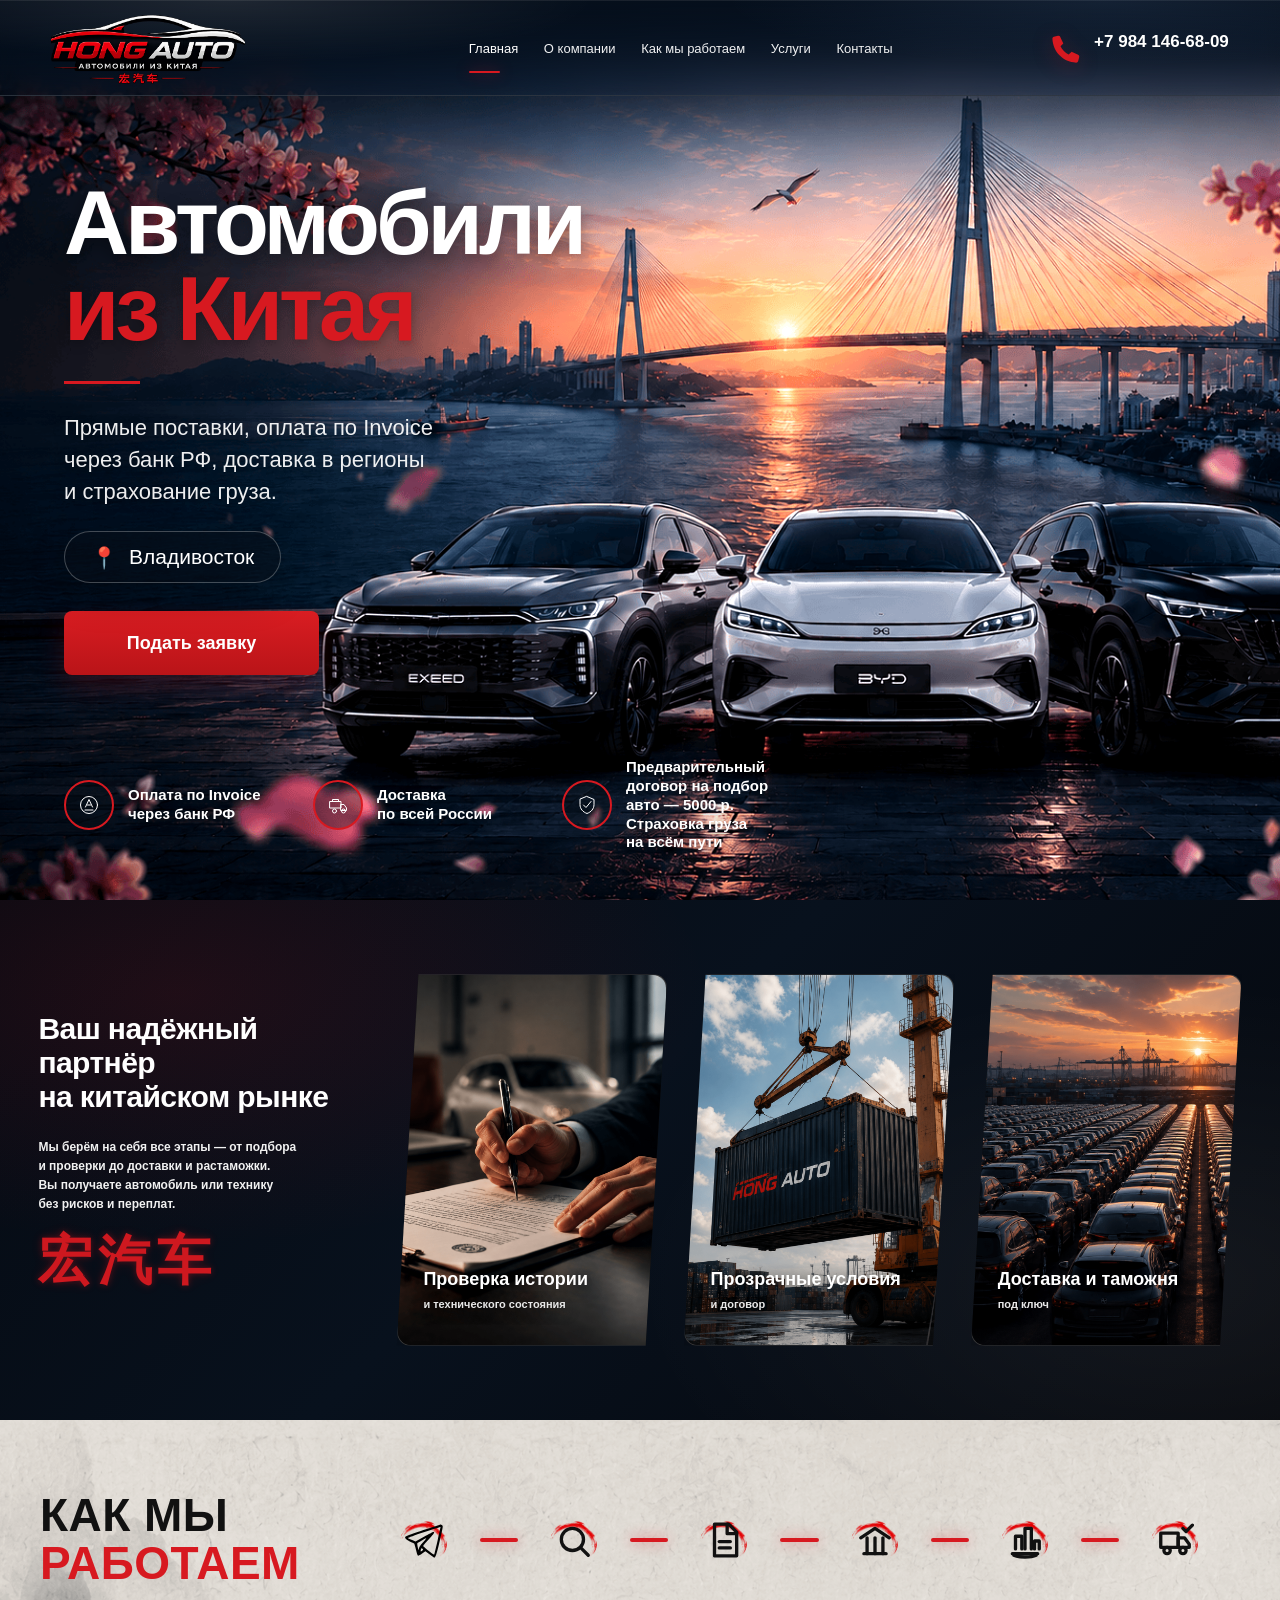
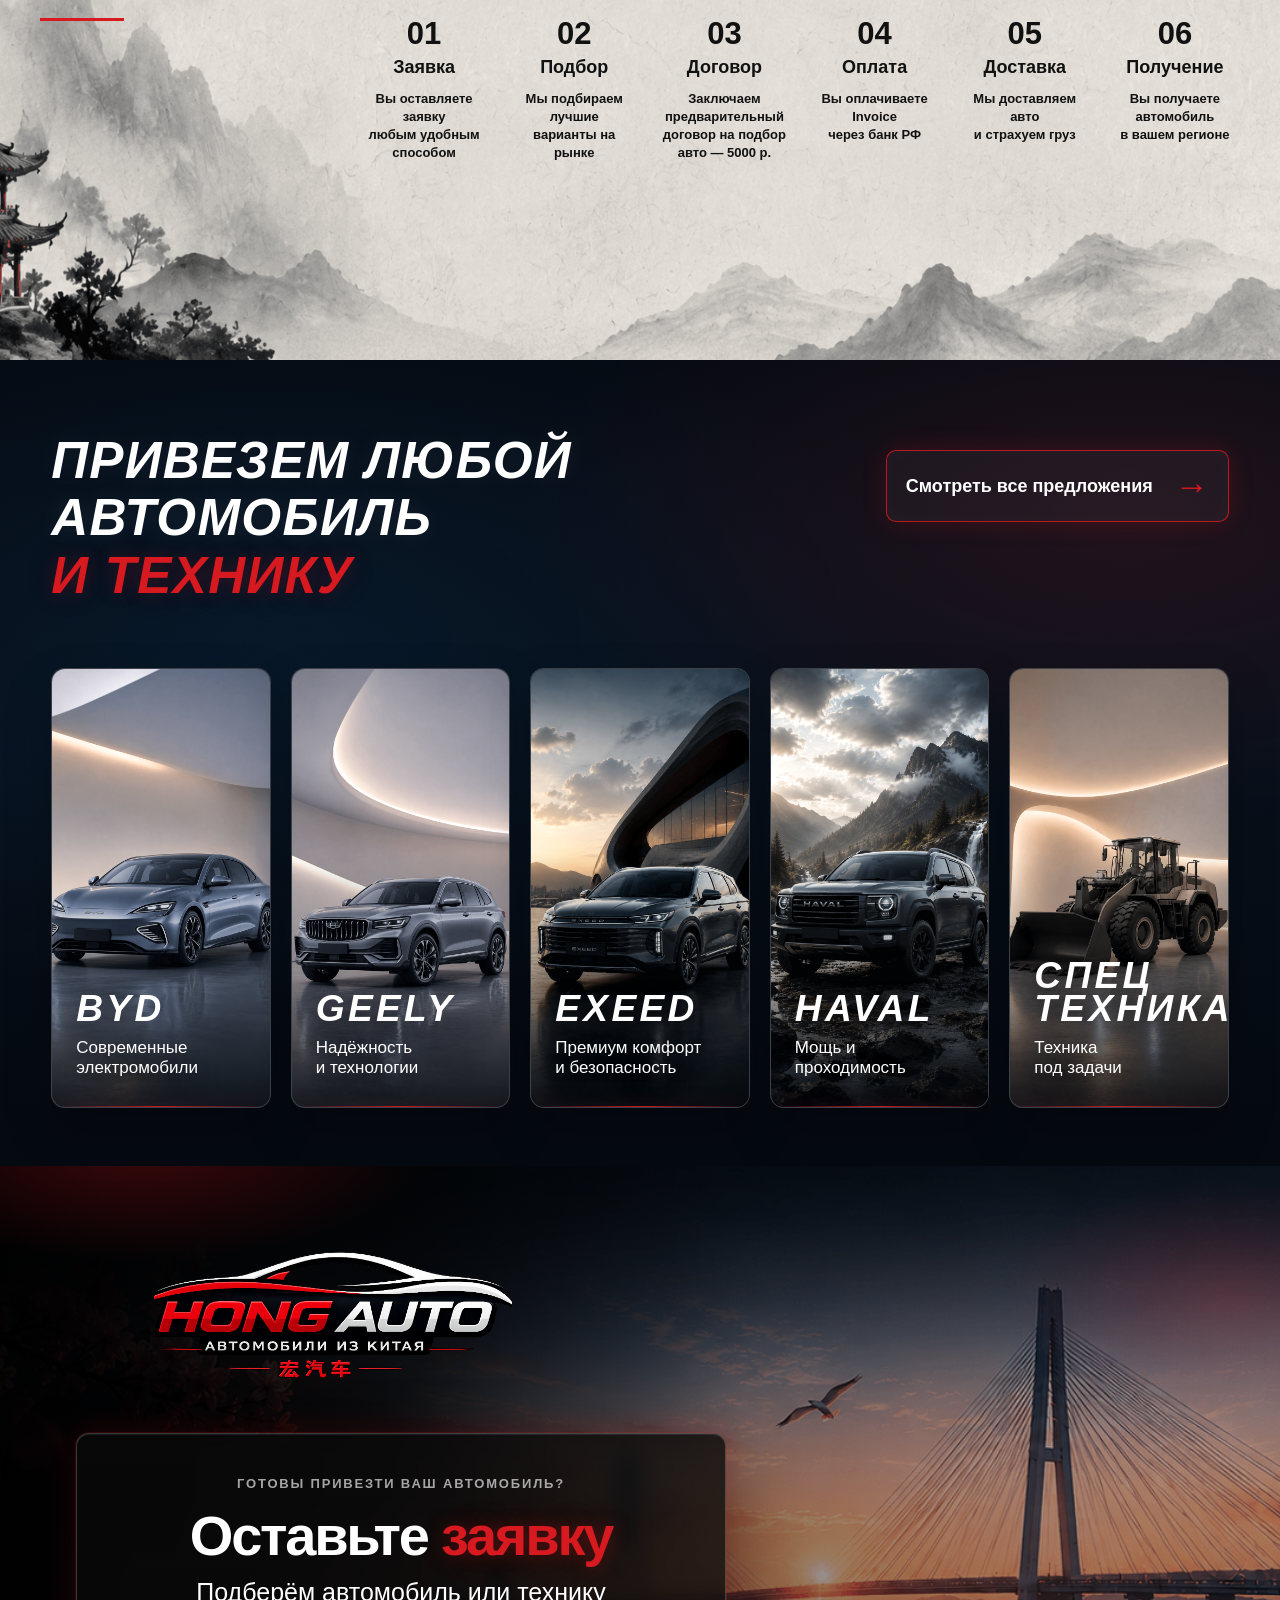
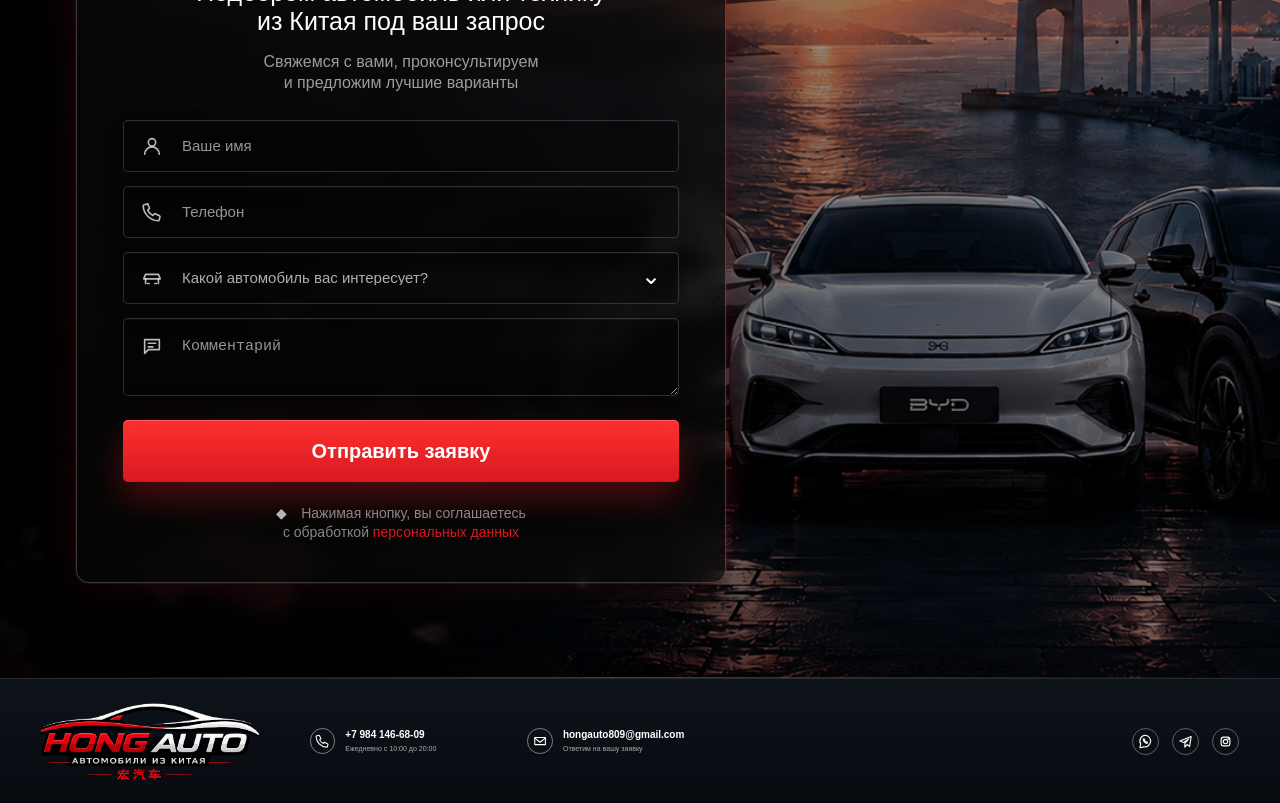
<file: index.html>
<!doctype html>
<html lang="ru">
<head>
  <meta charset="utf-8" />
  <meta name="viewport" content="width=device-width, initial-scale=1" />
  <title>HONG AUTO — автомобили и техника из Китая</title>
  <meta name="description" content="Поставка автомобилей и техники из Китая под ключ: подбор, проверка, договор, оплата, доставка и таможня." />
  <link rel="stylesheet" href="css/style.css" />
</head>
<body>
<div class="site-shell">
  <header class="header" aria-label="Шапка сайта">
    <a class="logo logo-img-link" href="#home" aria-label="HONG AUTO"><img class="site-logo-img header-logo-img" src="assets/img/hong-auto-logo.png" alt="HONG AUTO"></a>
      <button class="burger-toggle" type="button" aria-label="Открыть меню" aria-expanded="false" aria-controls="site-nav"><span></span><span></span><span></span></button>
    <nav class="nav" id="site-nav" aria-label="Основная навигация">
        <a href="#home">Главная</a>
        <a href="#about">О компании</a>
        <a href="#process">Как мы работаем</a>
        <a href="#catalog">Услуги</a>
        <a href="#contacts">Контакты</a>
      </nav>
    <a class="header-phone" href="tel:+79841466809" aria-label="Позвонить">
      <svg viewBox="0 0 24 24" aria-hidden="true"><path d="M7.6 2.9 10 7.8 7.9 10c1.2 2.6 3.4 4.9 6.1 6.1l2.2-2.1 4.9 2.4c.7.3 1 1 .8 1.7l-.8 3.1c-.2.7-.8 1.1-1.5 1.1C9.7 21.7 2.3 14.3 1.8 4.4c0-.7.4-1.3 1.1-1.5L6 2.1c.7-.2 1.4.1 1.7.8Z"/></svg>
      +7 984 146-68-09
    </a>
    <button class="btn btn-small js-scroll-form" type="button">Оставить заявку</button>
  </header>

  <main>
    <section class="hero" id="home">
      <div class="hero-photo" aria-hidden="true"></div>
      <div class="hero-shade" aria-hidden="true"></div>
      <div class="hero-content">
        <div class="eyebrow"></div>
        <h1>Автомобили<br><span>из Китая</span></h1>
        <span class="red-mark"></span>
        <p>Прямые поставки, оплата по Invoice<br>через банк РФ, доставка в регионы<br>и страхование груза.</p>
        <div class="hero-city">Владивосток</div>
        <div class="hero-actions">
          <button class="btn hero-btn js-scroll-form" type="button">Подать заявку</button>
        </div>
      </div>
      <div class="benefits" aria-label="Преимущества">
        <article class="benefit">
          <svg viewBox="0 0 48 48" aria-hidden="true"><circle cx="24" cy="24" r="17"/><path d="M17 28 24 13l7 15m-10-4h6"/><path d="M16 34h16"/></svg>
          <p>Оплата по Invoice<br>через банк РФ</p>
        </article>
        <article class="benefit">
          <svg viewBox="0 0 48 48" aria-hidden="true"><path d="M8 30h22V17H8zM30 23h6l5 7v5H30z"/><circle cx="17" cy="36" r="4"/><circle cx="35" cy="36" r="4"/><path d="M13 17v-4h12v4"/></svg>
          <p>Доставка<br>по всей России</p>
        </article>
        <article class="benefit">
          <svg viewBox="0 0 48 48" aria-hidden="true"><path d="M24 7 38 13v10c0 9-6 15-14 18C16 38 10 32 10 23V13z"/><path d="m17 24 5 5 10-12"/></svg>
          <p>Предварительный договор на подбор авто — 5000 р.<br>Страховка груза<br>на всём пути</p>
        </article>
      </div>
    </section>

    <section class="partner" id="about">
      <div class="partner-copy">
        <div class="mini-red">HONG AUTO</div>
        <h2>Ваш надёжный партнёр<br>на китайском рынке</h2>
        <p>Мы берём на себя все этапы — от подбора<br>и проверки до доставки и растаможки.<br>Вы получаете автомобиль или технику<br>без рисков и переплат.</p>
        <div class="hanzi" aria-hidden="true">宏汽车</div>
        <span class="brush" aria-hidden="true"></span>
      </div>
      <div class="partner-cards" aria-label="Услуги">
        <button class="p-card card-two js-scroll-form" type="button" aria-label="Проверка истории и технического состояния">
          <img src="assets/img/partner-doc.webp" alt="Проверка документов и истории" />
          <div><h3>Проверка истории</h3><p>и технического состояния</p></div>
        </button>
        <button class="p-card card-three js-scroll-form" type="button" aria-label="Прозрачные условия и договор">
          <img src="assets/img/partner-container.webp" alt="Контейнер HONG AUTO на погрузке" />
          <div><h3>Прозрачные условия</h3><p>и договор</p></div>
        </button>
        <button class="p-card card-four js-scroll-form" type="button" aria-label="Доставка и таможня под ключ">
          <img src="assets/img/partner-yard.webp" alt="Парковка автомобилей перед доставкой" />
          <div><h3>Доставка и таможня</h3><p>под ключ</p></div>
        </button>
      </div>
    </section>

    <section class="process" id="process">
      <div class="ink-bg" aria-hidden="true"></div>

      <div class="process-title">
        <h2>КАК МЫ<br><span>РАБОТАЕМ</span></h2>
        <span class="red-mark"></span>
      </div>

      <div class="steps">
        <article class="step">
          <div class="round"><img src="assets/img/icons/step-1.svg" width="42" height="42" alt=""></div>
          <span class="red-connector" aria-hidden="true"></span>
          <h3>01</h3>
          <b>Заявка</b>
          <p>Вы оставляете заявку<br>любым удобным способом</p>
        </article>

        <article class="step">
          <div class="round"><img src="assets/img/icons/step-2.svg" width="42" height="42" alt=""></div>
          <span class="red-connector" aria-hidden="true"></span>
          <h3>02</h3>
          <b>Подбор</b>
          <p>Мы подбираем лучшие<br>варианты на рынке</p>
        </article>

        <article class="step">
          <div class="round"><img src="assets/img/icons/step-3.svg" width="42" height="42" alt=""></div>
          <span class="red-connector" aria-hidden="true"></span>
          <h3>03</h3>
          <b>Договор</b>
          <p>Заключаем предварительный<br>договор на подбор авто — 5000 р.</p>
        </article>

        <article class="step">
          <div class="round"><img src="assets/img/icons/step-4.svg" width="42" height="42" alt=""></div>
          <span class="red-connector" aria-hidden="true"></span>
          <h3>04</h3>
          <b>Оплата</b>
          <p>Вы оплачиваете Invoice<br>через банк РФ</p>
        </article>

        <article class="step">
          <div class="round"><img src="assets/img/icons/step-5.svg" width="42" height="42" alt=""></div>
          <span class="red-connector" aria-hidden="true"></span>
          <h3>05</h3>
          <b>Доставка</b>
          <p>Мы доставляем авто<br>и страхуем груз</p>
        </article>

        <article class="step">
          <div class="round"><img src="assets/img/icons/step-6.svg" width="42" height="42" alt=""></div>
          <h3>06</h3>
          <b>Получение</b>
          <p>Вы получаете автомобиль<br>в вашем регионе</p>
        </article>
      </div>
    </section>

    <section class="catalog" id="catalog">
      <div class="catalog-head">
        <h2>ПРИВЕЗЕМ ЛЮБОЙ АВТОМОБИЛЬ<br><span>И ТЕХНИКУ</span></h2>
        <button class="btn btn-dark js-scroll-form" type="button">Смотреть все предложения <span>→</span></button>
      </div>
      <div class="car-grid">
        <article class="car-card js-scroll-form" data-category="all electric" tabindex="0" role="button" aria-label="Оставить заявку на BYD">
          <img src="assets/img/car-byd.webp" alt="BYD" />
          <div><h3>BYD</h3><p>Современные<br>электромобили</p></div>
        </article>
        <article class="car-card js-scroll-form" data-category="all" tabindex="0" role="button" aria-label="Оставить заявку на GEELY">
          <img src="assets/img/car-geely.webp" alt="GEELY" />
          <div><h3>GEELY</h3><p>Надёжность<br>и технологии</p></div>
        </article>
        <article class="car-card js-scroll-form" data-category="all suv" tabindex="0" role="button" aria-label="Оставить заявку на EXEED">
          <img src="assets/img/car-exeed.webp" alt="EXEED" />
          <div><h3>EXEED</h3><p>Премиум комфорт<br>и безопасность</p></div>
        </article>
        <article class="car-card js-scroll-form" data-category="all suv" tabindex="0" role="button" aria-label="Оставить заявку на HAVAL">
          <img src="assets/img/car-haval.webp" alt="HAVAL" />
          <div><h3>HAVAL</h3><p>Мощь и<br>проходимость</p></div>
        </article>
        <article class="car-card js-scroll-form" data-category="all electric" tabindex="0" role="button" aria-label="Оставить заявку на Спец техника">
          <img src="assets/img/car-li.webp" alt="Спец техника" />
          <div><h3>Спец техника</h3><p>Техника<br>под задачи</p></div>
        </article>
      </div>
    </section>

    <section class="cta request-hero" id="contacts">
      <div class="request-hero-bg" aria-hidden="true"></div>

      <div class="request-shell">
        <div class="request-logo"><img class="site-logo-img request-logo-img" src="assets/img/hong-auto-logo.png" alt="HONG AUTO"></div>

        <div class="request-form-card">
          <p class="request-topline">ГОТОВЫ ПРИВЕЗТИ ВАШ АВТОМОБИЛЬ?</p>
          <h2>Оставьте <span>заявку</span></h2>
          <p class="request-text-main">Подберём автомобиль или технику<br>из Китая под ваш запрос</p>
          <p class="request-text-small">Свяжемся с вами, проконсультируем<br>и предложим лучшие варианты</p>

          <form class="request-form">
            <label class="request-field">
              <span class="request-icon" aria-hidden="true">
                <svg viewBox="0 0 24 24"><path d="M12 12a4 4 0 1 0 0-8 4 4 0 0 0 0 8Z"/><path d="M4 21a8 8 0 0 1 16 0"/></svg>
              </span>
              <input type="text" name="name" placeholder="Ваше имя">
            </label>

            <label class="request-field">
              <span class="request-icon" aria-hidden="true">
                <svg viewBox="0 0 24 24"><path d="M7 3l2.4 4.9-2.1 2.1c1.1 2.4 3.3 4.6 5.7 5.7l2.1-2.1L20 16c.6.3.9.9.7 1.6l-.8 3c-.2.6-.8 1-1.4 1C9.8 21.1 2.9 14.2 2.4 5.5c0-.6.4-1.2 1-1.4l3-.8c.7-.2 1.3.1 1.6.7Z"/></svg>
              </span>
              <input type="tel" name="phone" placeholder="Телефон">
            </label>

            <label class="request-field request-field-select">
              <span class="request-icon" aria-hidden="true">
                <svg viewBox="0 0 24 24"><path d="M3 13h18l-2-5H5l-2 5Z"/><path d="M5 13v5M19 13v5M7 18h2M15 18h2"/></svg>
              </span>
              <select name="car">
                <option value="">Какой автомобиль вас интересует?</option>
                <option>Легковой автомобиль</option>
                <option>Электромобиль</option>
                <option>Внедорожник</option>
                <option>Коммерческий транспорт</option>
                <option>Спецтехника</option>
              </select>
            </label>

            <label class="request-field request-field-textarea">
              <span class="request-icon" aria-hidden="true">
                <svg viewBox="0 0 24 24"><path d="M4 5h16v11H8l-4 4V5Z"/><path d="M8 9h8M8 13h5"/></svg>
              </span>
              <textarea name="comment" placeholder="Комментарий"></textarea>
            </label>

            <button class="request-send" type="submit">Отправить заявку</button>

            <p class="request-policy">
              <span aria-hidden="true">◆</span>
              Нажимая кнопку, вы соглашаетесь<br>
              с обработкой <a href="#">персональных данных</a>
            </p>
          </form>
        </div>
      </div>
    </section>
  </main>

  <footer class="footer">
    <a class="logo footer-logo logo-img-link" href="#home"><img class="site-logo-img footer-logo-img" src="assets/img/hong-auto-logo.png" alt="HONG AUTO"></a>
    <a class="foot-link" href="tel:+79841466809">
      <span class="circle-icon"><svg viewBox="0 0 24 24"><path d="M7.6 2.9 10 7.8 7.9 10c1.2 2.6 3.4 4.9 6.1 6.1l2.2-2.1 4.9 2.4c.7.3 1 1 .8 1.7l-.8 3.1c-.2.7-.8 1.1-1.5 1.1C9.7 21.7 2.3 14.3 1.8 4.4c0-.7.4-1.3 1.1-1.5L6 2.1c.7-.2 1.4.1 1.7.8Z"/></svg></span>
      <span>+7 984 146-68-09<small>Ежедневно с 10:00 до 20:00</small></span>
    </a>
    <a class="foot-link" href="mailto:hongauto809@gmail.com">
      <span class="circle-icon"><svg viewBox="0 0 24 24"><path d="M3 6h18v12H3z"/><path d="m3 7 9 7 9-7"/></svg></span>
      <span>hongauto809@gmail.com<small>Ответим на вашу заявку</small></span>
    </a>
    <div class="socials" aria-label="Социальные сети">
      <a href="#" aria-label="WhatsApp"><svg viewBox="0 0 24 24"><path d="M12 2a9 9 0 0 0-7.6 13.8L3 22l6.4-1.4A9 9 0 1 0 12 2Z"/><path d="M8.8 7.8c-.2.5-.5 1-.4 1.5.2 2.1 2.9 5.3 5.2 5.8.6.1 1.2-.2 1.7-.5l-.8-2c-.2-.3-.5-.4-.8-.2l-.8.5c-1.2-.6-2.2-1.6-2.8-2.9l.5-.8c.2-.3.1-.7-.2-.9Z"/></svg></a>
      <a href="#" aria-label="Telegram"><svg viewBox="0 0 24 24"><path d="M21 4 3 11.3l6 2.2L17 8l-6.1 7.1L11 21l3.4-4.1 4.2 3z"/></svg></a>
      <a href="#" aria-label="Instagram"><svg viewBox="0 0 24 24"><rect x="5" y="5" width="14" height="14" rx="4"/><circle cx="12" cy="12" r="3.5"/><circle cx="16.8" cy="7.3" r=".8"/></svg></a>
    </div>
  </footer>
</div>

<script src="js/main.js"></script>
</body>
</html>
</file>
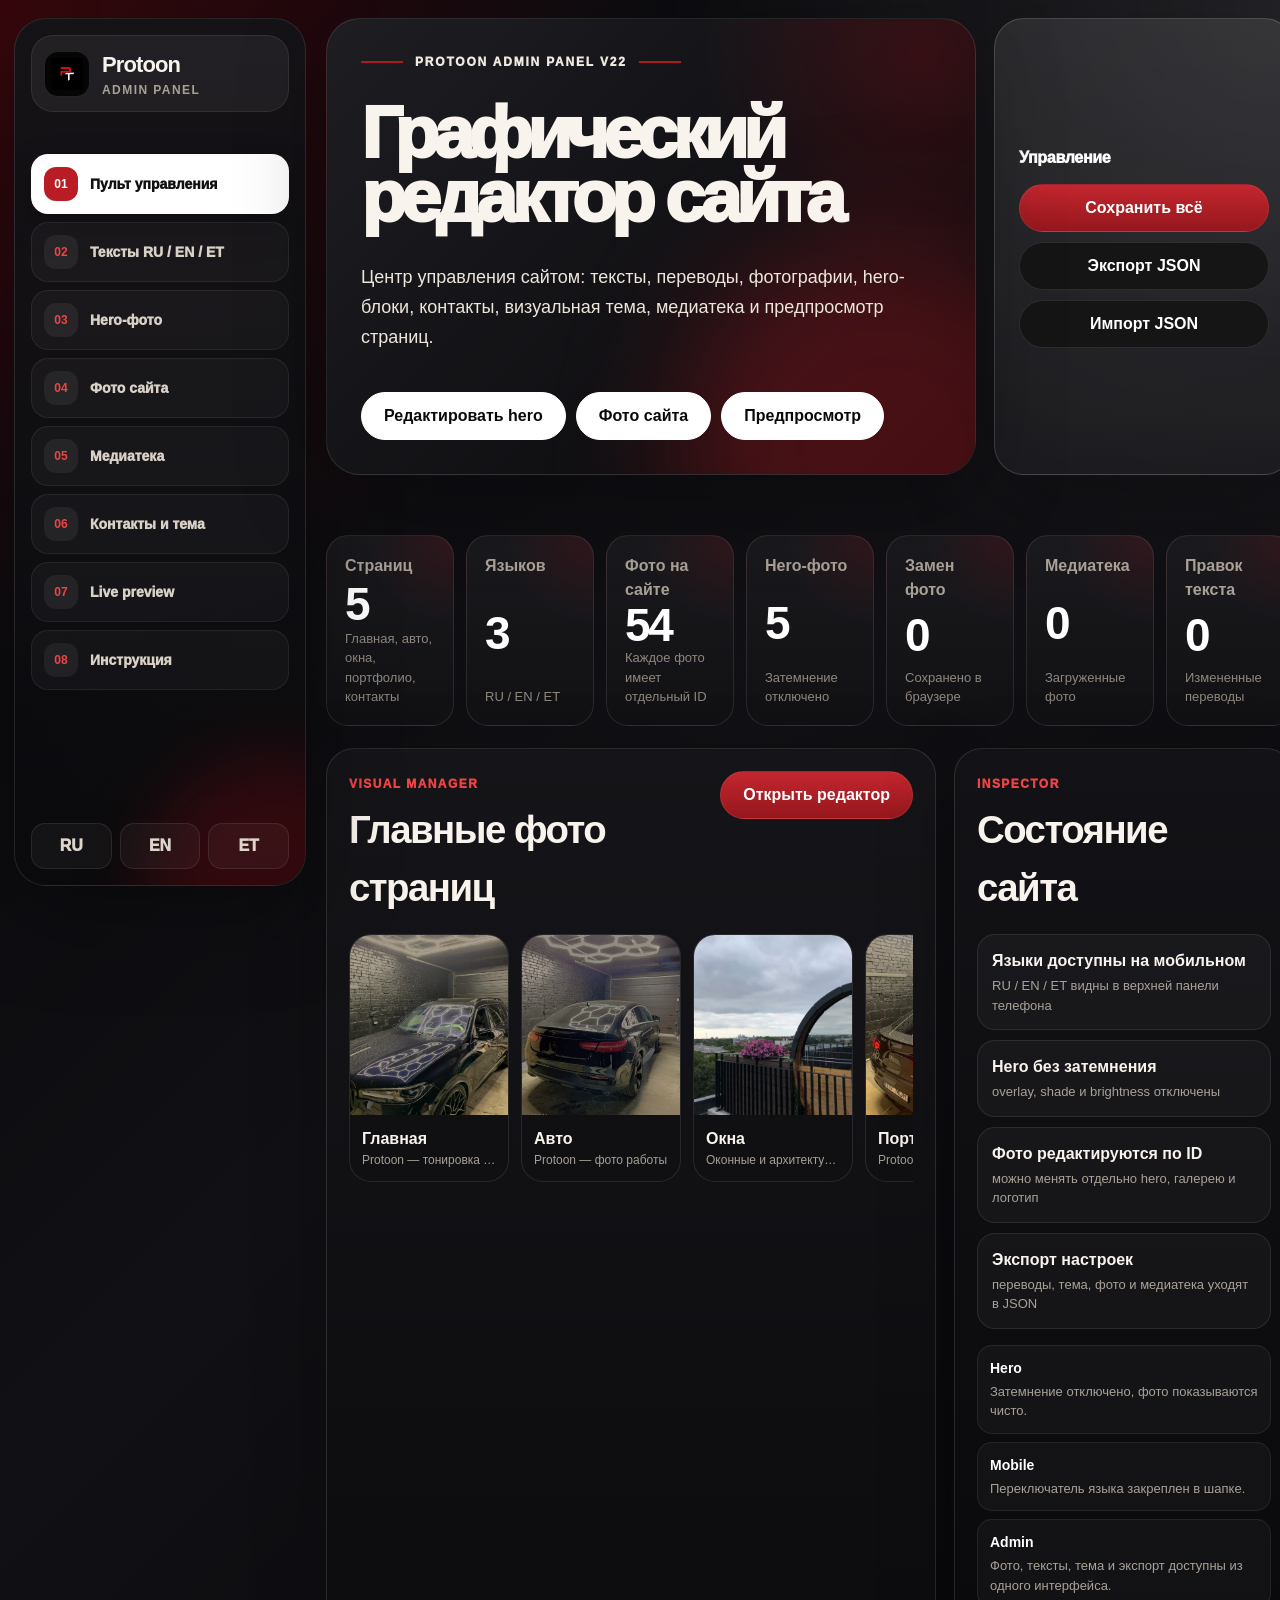
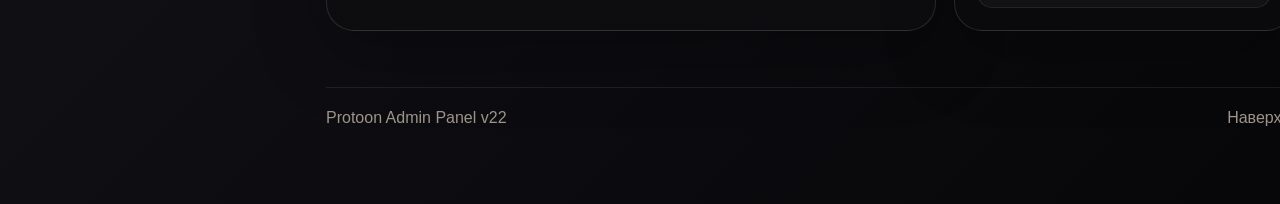
<file: admin.html>
<!doctype html>
<html lang="ru">
<head>
  <meta charset="utf-8">
  <meta name="viewport" content="width=device-width, initial-scale=1">
  <title>Protoon — графическая админ-панель v22</title>
  <meta name="description" content="Protoon Admin Panel: управление переводами, фотографиями, hero-блоками, медиатекой, контактами, темой и предпросмотром сайта.">
  <meta name="theme-color" content="#07070a">
  <link rel="stylesheet" href="assets/css/style.css">
</head>
<body class="admin-page admin-pro admin-studio-v20 admin-clean-v22" id="top" data-no-i18n>
  <main class="admin-shell admin-pro-shell admin-studio-shell">
    <aside class="admin-studio-sidebar" aria-label="Навигация админ-панели">
      <a class="admin-studio-brand" href="index.html?lang=ru" target="_blank" rel="noopener">
        <span><img src="assets/images/protoon-symbol.webp" alt="Protoon"></span>
        <strong>Protoon</strong>
        <em>Admin Panel</em>
      </a>
      <nav class="admin-tabs admin-pro-tabs admin-side-tabs">
        <button class="admin-tab active" data-panel="dashboardPanel" type="button"><b>01</b><span>Пульт управления</span></button>
        <button class="admin-tab" data-panel="translationsPanel" type="button"><b>02</b><span>Тексты RU / EN / ET</span></button>
        <button class="admin-tab" data-panel="heroPanel" type="button"><b>03</b><span>Hero-фото</span></button>
        <button class="admin-tab" data-panel="imagesPanel" type="button"><b>04</b><span>Фото сайта</span></button>
        <button class="admin-tab" data-panel="mediaPanel" type="button"><b>05</b><span>Медиатека</span></button>
        <button class="admin-tab" data-panel="settingsPanel" type="button"><b>06</b><span>Контакты и тема</span></button>
        <button class="admin-tab" data-panel="previewPanel" type="button"><b>07</b><span>Live preview</span></button>
        <button class="admin-tab" data-panel="helpPanel" type="button"><b>08</b><span>Инструкция</span></button>
      </nav>
      <div class="admin-side-footer">
        <a href="index.html?lang=ru" target="_blank" rel="noopener">RU</a>
        <a href="index.html?lang=en" target="_blank" rel="noopener">EN</a>
        <a href="index.html?lang=et" target="_blank" rel="noopener">ET</a>
      </div>
    </aside>

    <section class="admin-studio-main">
      <section class="admin-hero-panel admin-studio-topbar">
        <div class="admin-hero-panel__content admin-command-hero">
          <div class="eyebrow">Protoon Admin Panel v22</div>
          <h1>Графический редактор сайта</h1>
          <p>Центр управления сайтом: тексты, переводы, фотографии, hero-блоки, контакты, визуальная тема, медиатека и предпросмотр страниц.</p>
          <div class="admin-hero-panel__quick">
            <button class="btn btn-light" data-jump="heroPanel" type="button">Редактировать hero</button>
            <button class="btn btn-light" data-jump="imagesPanel" type="button">Фото сайта</button>
            <button class="btn btn-light" data-jump="previewPanel" type="button">Предпросмотр</button>
          </div>
        </div>
        <div class="admin-command-card admin-action-stack">
          <span>Управление</span>
          <button class="btn btn-red" id="saveAllFast" type="button">Сохранить всё</button>
          <button class="btn btn-dark" id="exportData" type="button">Экспорт JSON</button>
          <button class="btn btn-dark" id="importDataBtn" type="button">Импорт JSON</button>
          <input class="hidden-file" id="importData" type="file" accept="application/json">
        </div>
      </section>

      <div class="admin-status" id="adminStatus"></div>

      <section class="admin-panel active" id="dashboardPanel">
        <div class="admin-dashboard admin-dashboard-v20" id="dashStats"></div>
        <div class="admin-layout-2 admin-layout-wide-left">
          <article class="admin-card admin-card-glow admin-hero-manager-card">
            <div class="admin-card-head">
              <div>
                <span class="kicker">Visual manager</span>
                <h2>Главные фото страниц</h2>
              </div>
              <button class="btn btn-red" data-jump="heroPanel" type="button">Открыть редактор</button>
            </div>
            <div class="hero-quick-grid" id="heroQuickList"></div>
          </article>
          <article class="admin-card admin-inspector-card">
            <div class="admin-card-head">
              <div>
                <span class="kicker">Inspector</span>
                <h2>Состояние сайта</h2>
              </div>
            </div>
            <div class="admin-checklist">
              <div><strong>Языки доступны на мобильном</strong><span>RU / EN / ET видны в верхней панели телефона</span></div>
              <div><strong>Hero без затемнения</strong><span>overlay, shade и brightness отключены</span></div>
              <div><strong>Фото редактируются по ID</strong><span>можно менять отдельно hero, галерею и логотип</span></div>
              <div><strong>Экспорт настроек</strong><span>переводы, тема, фото и медиатека уходят в JSON</span></div>
            </div>
            <div class="admin-mini-timeline" id="miniTimeline"></div>
          </article>
        </div>
      </section>

      <section class="admin-panel" id="translationsPanel">
        <div class="admin-card admin-toolbar-card admin-flow-toolbar">
          <div class="admin-toolbar pro-toolbar">
            <div class="admin-search"><input id="translationSearch" placeholder="Поиск по текстам сайта"></div>
            <select id="translationLangFilter">
              <option value="all">Все языки</option>
              <option value="ru">Русский</option>
              <option value="en">English</option>
              <option value="et">Eesti</option>
            </select>
            <button class="btn btn-red" id="saveTranslations" type="button">Сохранить тексты</button>
            <button class="btn btn-dark" id="resetTranslations" type="button">Сбросить</button>
          </div>
          <p class="notice">Редактируются тексты всех страниц, кнопок, форм, SEO-title/description, alt-тексты и подписи. Введите часть фразы — и панель сама отфильтрует нужные строки.</p>
        </div>
        <div class="translation-list translation-list-pro" id="translationList"></div>
      </section>

      <section class="admin-panel" id="heroPanel">
        <div class="admin-card admin-card-glow admin-toolbar-card">
          <div class="admin-card-head">
            <div>
              <span class="kicker">Hero images</span>
              <h2>Редактор главных фото</h2>
            </div>
            <button class="btn btn-red" id="saveHeroImages" type="button">Сохранить hero-фото</button>
          </div>
          <p class="notice">Главные фото работают без затемняющих слоев. Каждое hero-фото имеет отдельный ID, поэтому можно заменить изображение только на нужной странице.</p>
        </div>
        <div class="hero-editor-grid" id="heroImageList"></div>
      </section>

      <section class="admin-panel" id="imagesPanel">
        <div class="admin-card admin-toolbar-card admin-flow-toolbar">
          <div class="admin-toolbar pro-toolbar">
            <div class="admin-search"><input id="imageSearch" placeholder="Поиск по фото, странице, alt"></div>
            <select id="imageRoleFilter"><option value="all">Все фото</option><option value="hero">Hero</option><option value="photo">Фото/галереи</option><option value="logo">Логотипы</option></select>
            <select id="imagePageFilter"></select>
            <button class="btn btn-red" id="saveImages" type="button">Сохранить фото</button>
            <button class="btn btn-dark" id="resetImages" type="button">Сбросить</button>
          </div>
          <p class="notice">Можно вставить путь, внешний URL или загрузить файл в браузер. Для постоянной публикации на сервере положите финальный файл в <b>assets/images</b> и укажите путь.</p>
        </div>
        <div class="image-editor-grid image-editor-grid-pro" id="imageList"></div>
      </section>

      <section class="admin-panel" id="mediaPanel">
        <div class="admin-layout-2 admin-layout-media">
          <article class="admin-card admin-upload-zone">
            <span class="kicker">Media library</span>
            <h2>Загрузка фото</h2>
            <p>Загрузите фото, потом примените его к hero или любой карточке. Поддерживается выбор файла и drag & drop.</p>
            <label class="media-drop" id="mediaDropZone">
              <input id="mediaUpload" type="file" accept="image/*" multiple>
              <strong>Перетащите фото сюда</strong>
              <span>JPG, PNG, WebP. Для быстрой загрузки сайта лучше использовать оптимизированные WebP-файлы.</span>
            </label>
            <div class="admin-toolbar"><button class="btn btn-dark danger" id="clearMedia" type="button">Очистить медиатеку</button></div>
          </article>
          <article class="admin-card admin-media-browser">
            <div class="admin-card-head">
              <div><span class="kicker">Browser</span><h2>Медиатека</h2></div>
              <div class="admin-search compact"><input id="mediaSearch" placeholder="Поиск фото"></div>
            </div>
            <div class="media-library" id="mediaLibrary"></div>
          </article>
        </div>
      </section>

      <section class="admin-panel" id="settingsPanel">
        <div class="admin-layout-2">
          <article class="admin-card">
            <div class="admin-card-head"><div><span class="kicker">Contacts</span><h2>Контакты и ссылки</h2></div><button class="btn btn-red" id="saveSettings" type="button">Сохранить</button></div>
            <div class="admin-grid two">
              <div class="admin-field"><label>Телефон</label><input name="phone"></div>
              <div class="admin-field"><label>Ссылка телефона</label><input name="phoneHref"></div>
              <div class="admin-field"><label>WhatsApp / Telegram ссылка</label><input name="whatsappHref"></div>
              <div class="admin-field"><label>E-mail</label><input name="email"></div>
              <div class="admin-field"><label>E-mail ссылка</label><input name="emailHref"></div>
              <div class="admin-field"><label>Адрес коротко</label><input name="address"></div>
              <div class="admin-field wide"><label>Адрес полностью</label><input name="addressFull"></div>
            </div>
          </article>
          <article class="admin-card">
            <div class="admin-card-head"><div><span class="kicker">Theme</span><h2>Визуальная тема</h2></div><button class="btn btn-red" id="saveTheme" type="button">Сохранить тему</button></div>
            <div class="theme-preview" id="themePreview"><span></span><strong>Protoon</strong><em>premium glass film studio</em></div>
            <div class="admin-grid two">
              <div class="admin-field"><label>Акцентный красный</label><input type="color" name="theme:--red"></div>
              <div class="admin-field"><label>Темно-красный</label><input type="color" name="theme:--red-dark"></div>
              <div class="admin-field"><label>Черный фон</label><input type="color" name="theme:--black"></div>
              <div class="admin-field"><label>Темные карточки</label><input type="color" name="theme:--dark"></div>
              <div class="admin-field"><label>Светлый фон</label><input type="color" name="theme:--paper"></div>
              <div class="admin-field"><label>Светлый фон 2</label><input type="color" name="theme:--paper-2"></div>
              <div class="admin-field"><label>Скругление</label><input name="theme:--radius" placeholder="22px"></div>
              <div class="admin-field"><label>Максимальная ширина</label><input name="theme:--max" placeholder="1180px"></div>
            </div>
            <div class="admin-toolbar"><button class="btn btn-dark" id="resetTheme" type="button">Сбросить тему</button></div>
          </article>
        </div>
      </section>

      <section class="admin-panel" id="previewPanel">
        <div class="admin-card admin-preview-card">
          <div class="admin-toolbar pro-toolbar preview-toolbar">
            <select id="previewPage"></select>
            <select id="previewLang"><option value="ru">Русский</option><option value="en">English</option><option value="et">Eesti</option></select>
            <div class="preview-size-toggle" aria-label="Размер предпросмотра">
              <button class="active" data-preview-size="desktop" type="button">Desktop</button>
              <button data-preview-size="tablet" type="button">Tablet</button>
              <button data-preview-size="mobile" type="button">Mobile</button>
            </div>
            <button class="btn btn-red" id="loadPreview" type="button">Обновить</button>
            <button class="btn btn-dark" id="openPreview" type="button">Открыть отдельно</button>
          </div>
          <div class="preview-device preview-device-desktop" id="previewDevice">
            <iframe class="preview-frame preview-frame-pro" id="previewFrame" title="Protoon preview"></iframe>
          </div>
        </div>
      </section>

      <section class="admin-panel" id="helpPanel">
        <div class="admin-card help-card">
          <h2>Как пользоваться</h2>
          <p><b>1.</b> «Тексты RU/EN/ET» — редактирование всех фраз сайта и SEO-текстов.</p>
          <p><b>2.</b> «Hero-фото» — отдельное управление главным фото каждой страницы. Затемнение hero полностью отключено.</p>
          <p><b>3.</b> «Фото сайта» — точечная замена любого изображения по ID: галереи, карточки, логотипы.</p>
          <p><b>4.</b> «Медиатека» — загрузка фото в браузер и применение к блокам. Для настоящей публикации лучше положить финальные файлы в папку <b>assets/images</b>.</p>
          <p><b>5.</b> «Экспорт JSON» сохраняет все настройки, «Импорт JSON» переносит их в другой браузер.</p>
          <p class="notice">Это статический визуальный редактор без серверной базы и логина. Для полноценной CMS с пользователями, ролями и хранением файлов на сервере нужен backend.</p>
          <button class="btn btn-dark danger" id="clearAll" type="button">Очистить все данные админ-панели</button>
        </div>
      </section>

      <footer class="admin-footer">
        <span>Protoon Admin Panel v22</span>
        <a href="#top">Наверх ↑</a>
      </footer>
    </section>
  </main>
  <script src="assets/js/i18n.js" defer></script>
  <script src="assets/js/admin.js" defer></script>
</body>
</html>
</file>
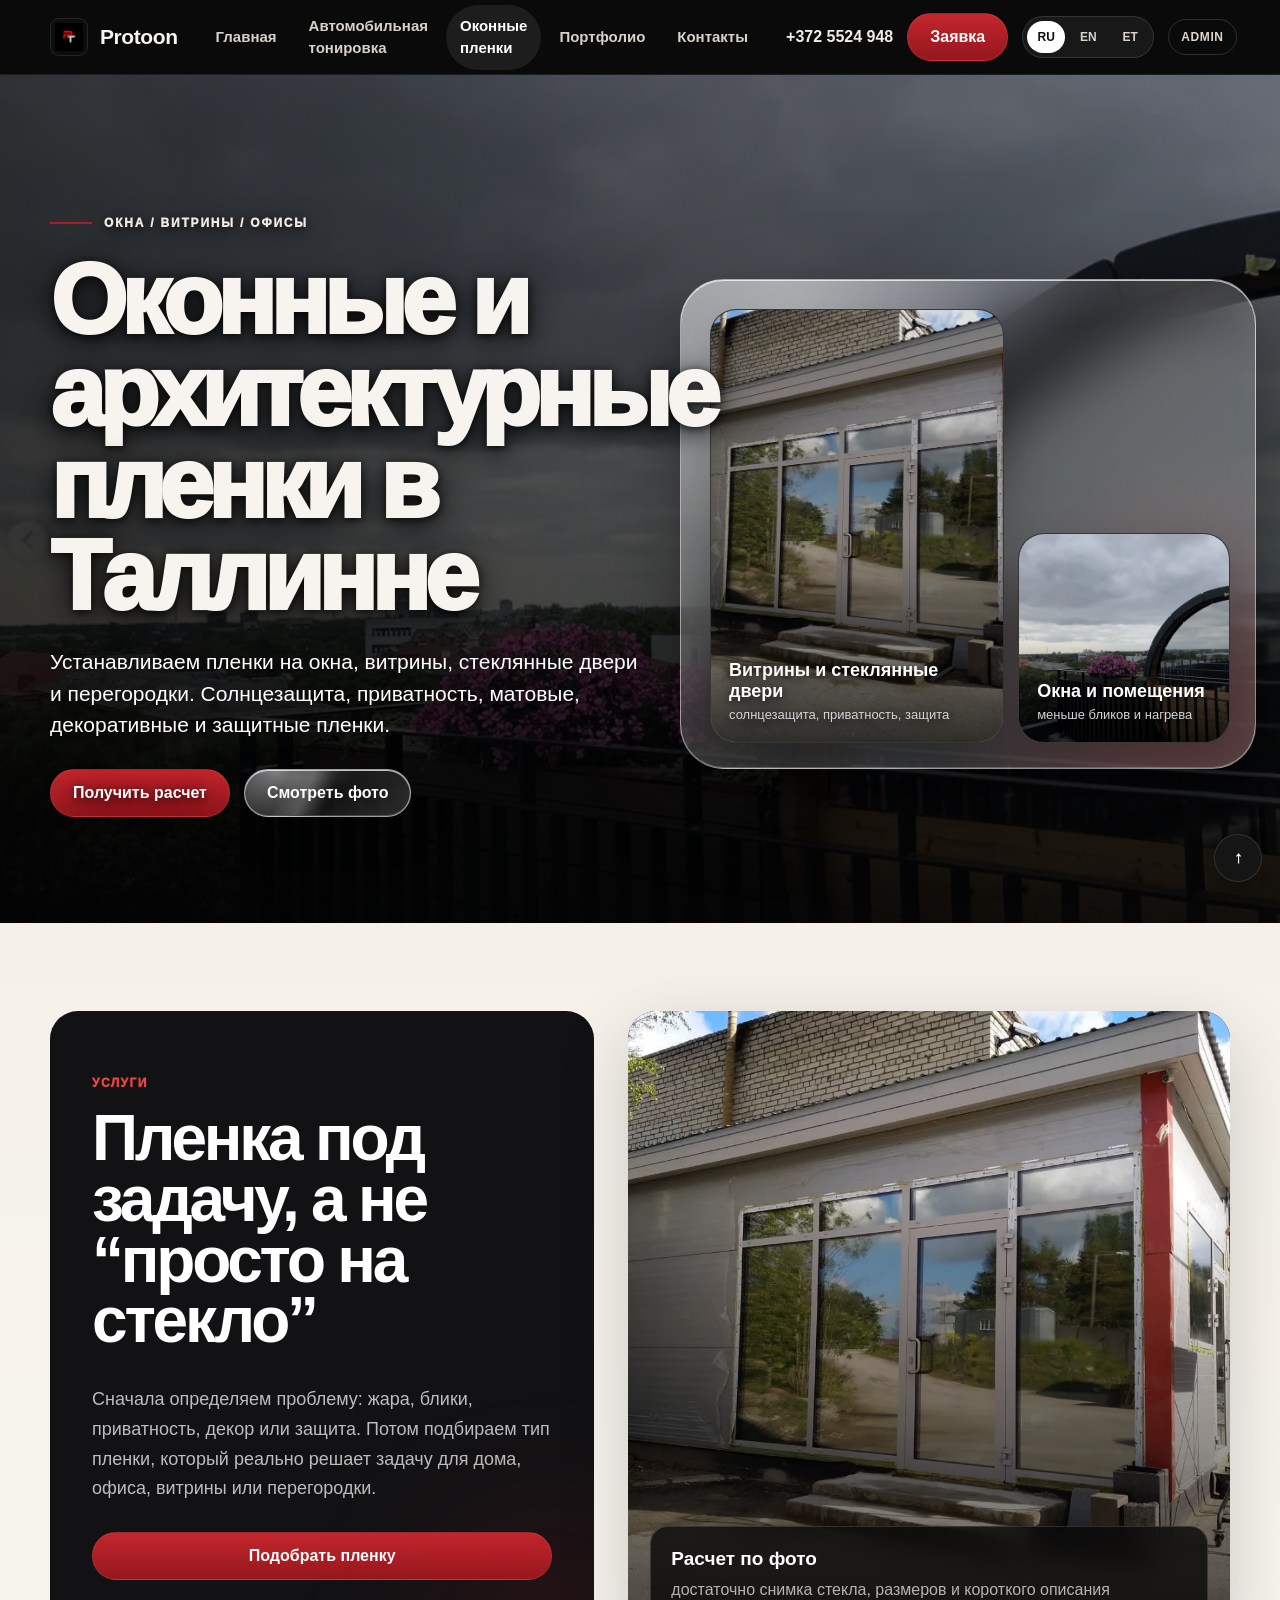
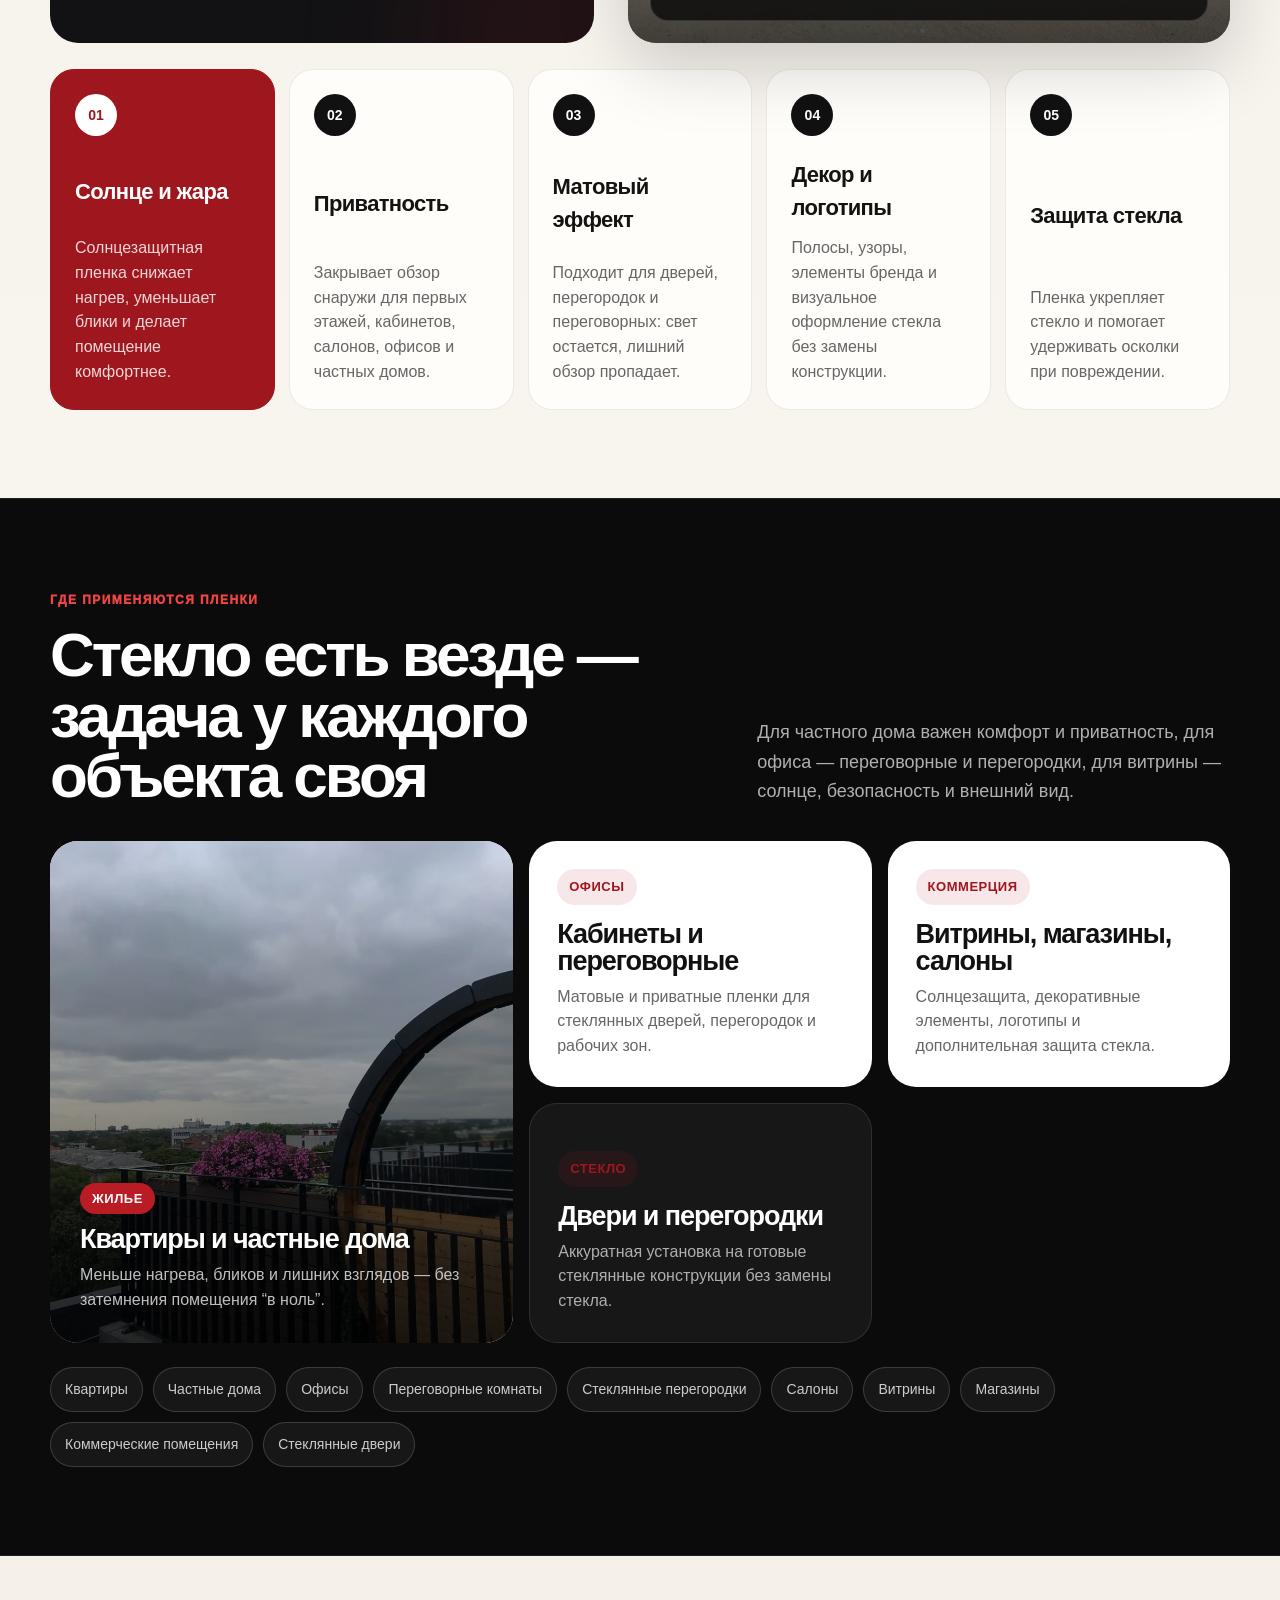
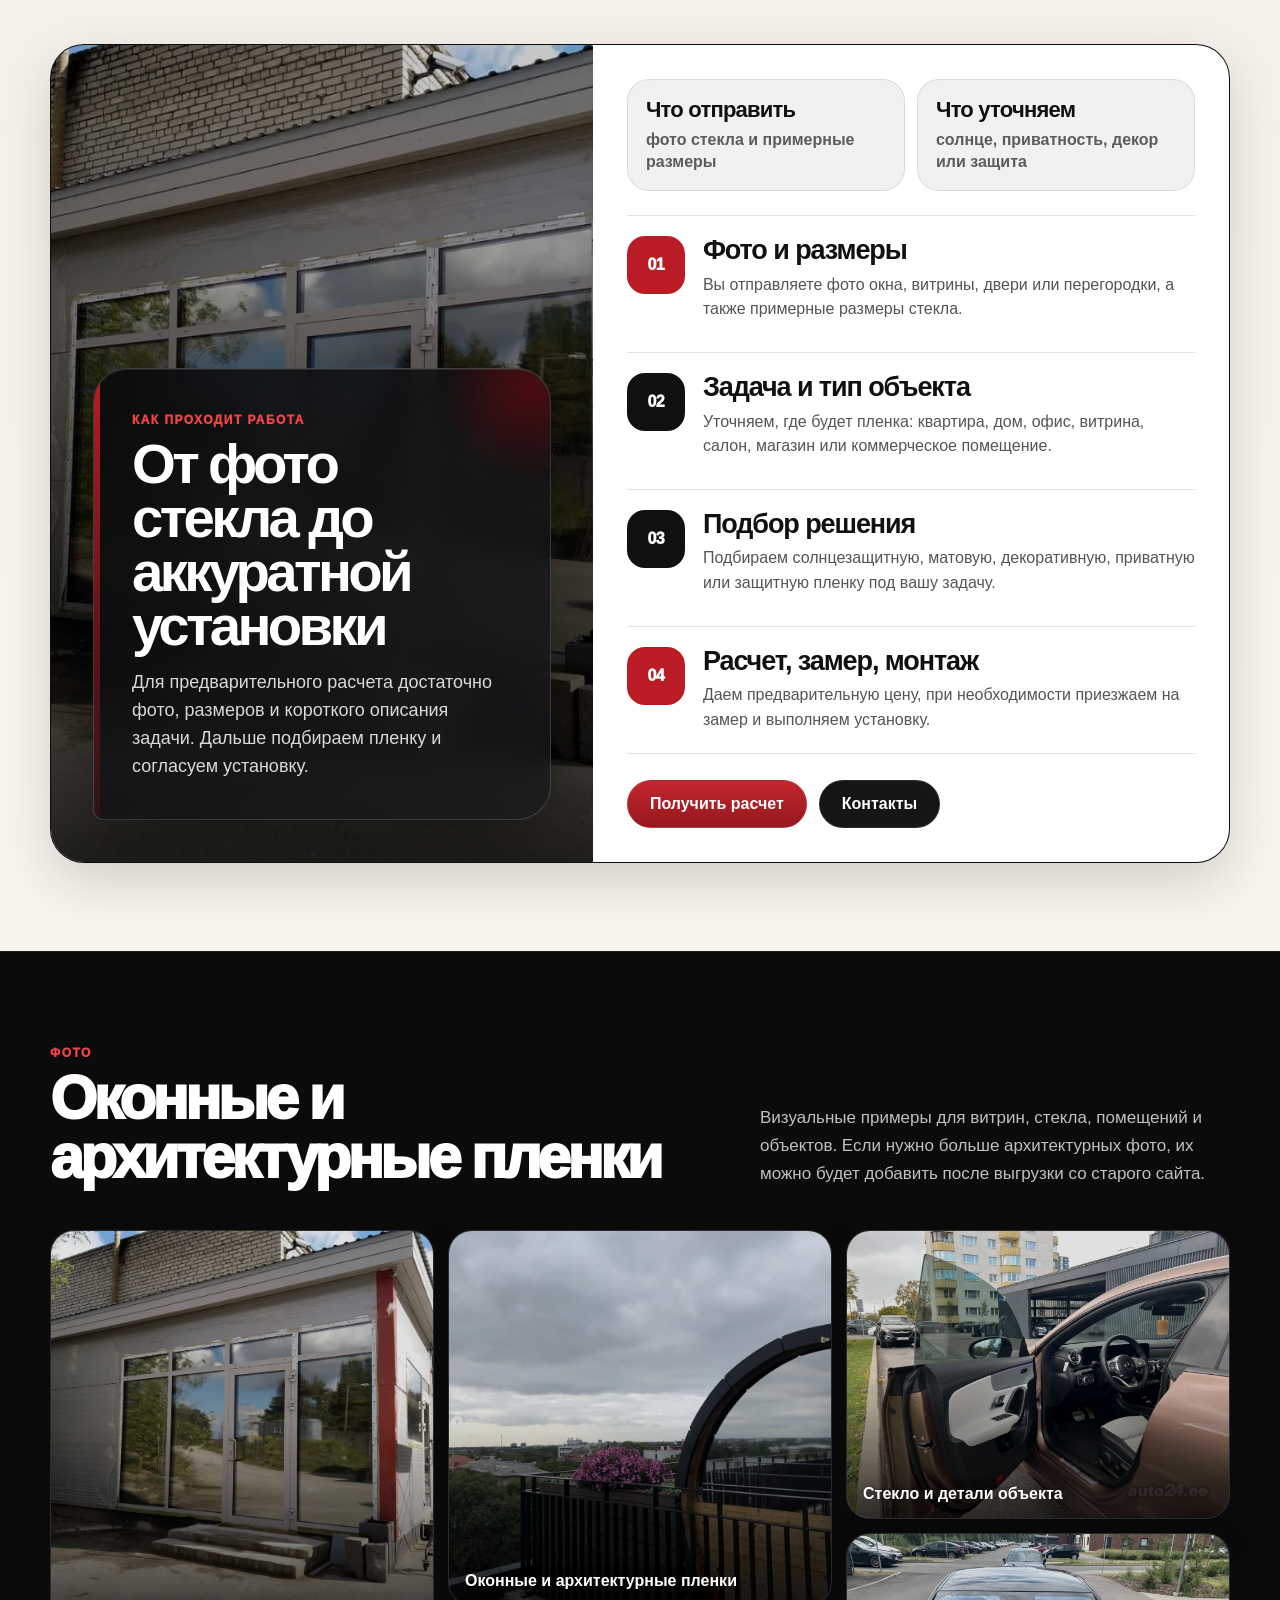
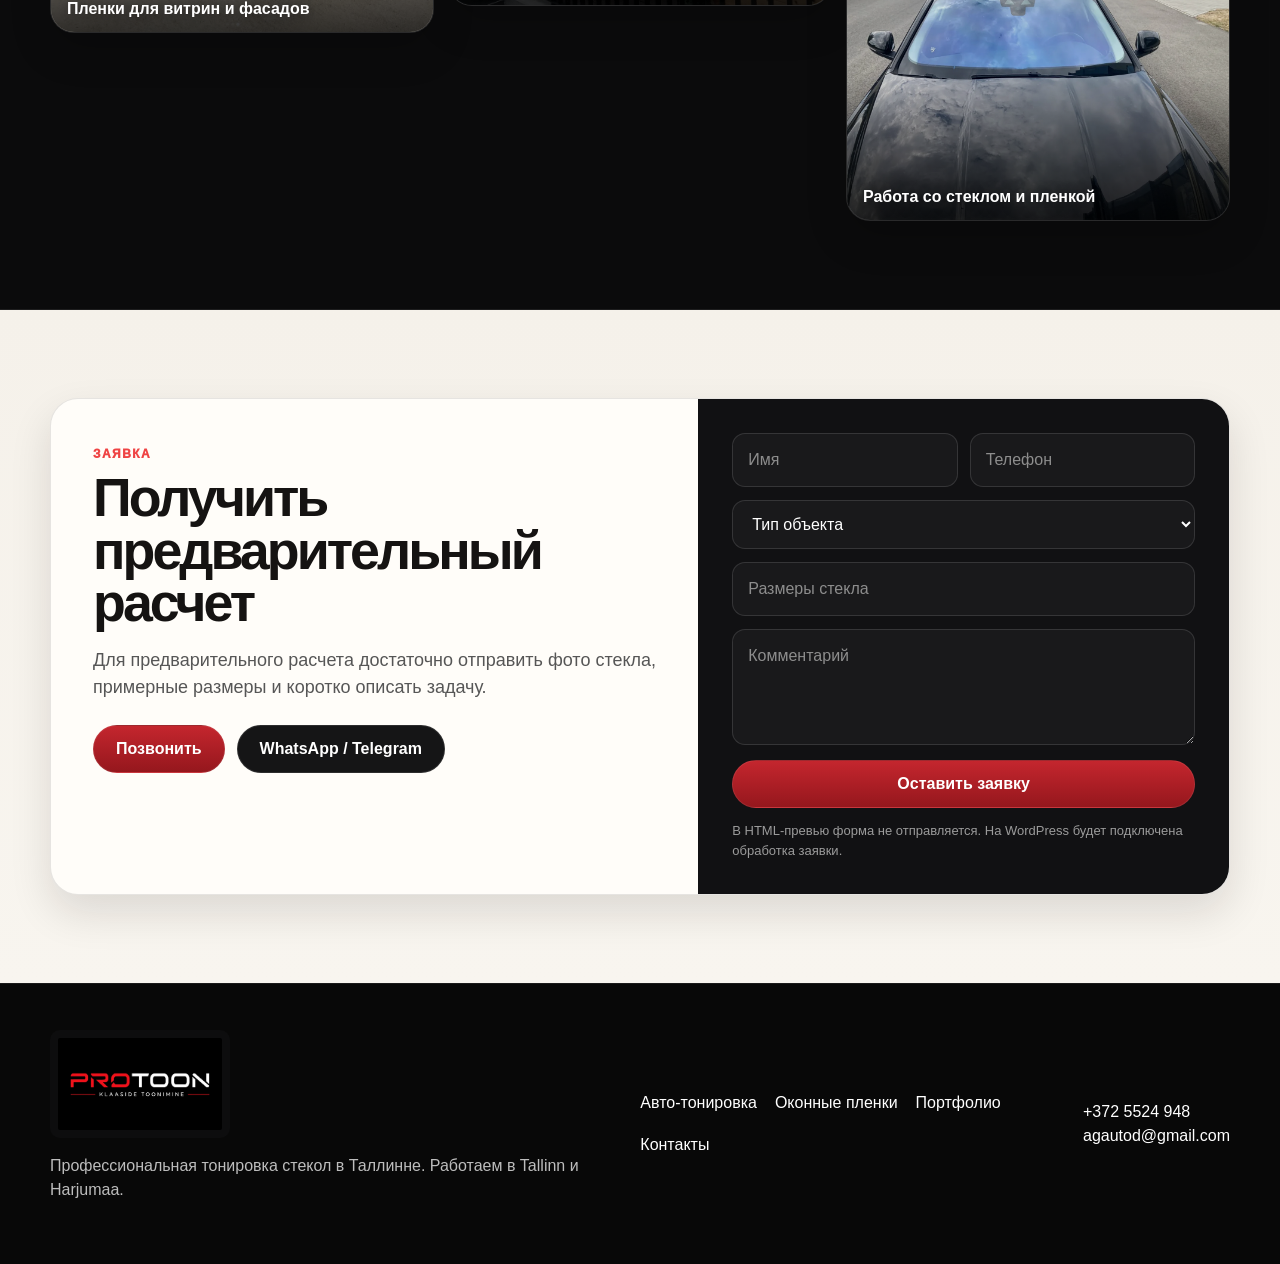
<file: architecture.html>
<!DOCTYPE html>

<html lang="ru"><head><meta charset="utf-8"/><meta content="width=device-width, initial-scale=1" name="viewport"/><title>Оконные и архитектурные пленки в Таллинне — Protoon</title><meta content="Пленки на окна, витрины, стеклянные двери и перегородки. Солнцезащита, приватность, матовые, декоративные и защитные пленки." name="description"/><meta content="#0b0b0c" name="theme-color"/><link href="assets/css/style.css" rel="stylesheet"/></head><body id="top"><header class="topbar"><div class="container nav"><a aria-label="Protoon" class="brand" href="index.html"><span class="brand-mark"><img alt="Protoon" data-image-id="architecture-logo-01" data-image-role="logo" decoding="async" src="assets/images/protoon-symbol.webp"/></span><span class="brand-name">Protoon</span></a><nav class="nav-links"><a class="" href="index.html">Главная</a><a class="" href="auto.html">Автомобильная тонировка</a><a class="active" href="architecture.html">Оконные пленки</a><a class="" href="portfolio.html">Портфолио</a><a class="" href="contacts.html">Контакты</a></nav><div class="nav-actions"><a class="phone" href="tel:+3725524948">+372 5524 948</a><a class="btn btn-red" href="#request">Заявка</a><div aria-label="Language" class="lang-switcher" data-no-i18n=""><button data-lang-option="ru" type="button">RU</button><button data-lang-option="en" type="button">EN</button><button data-lang-option="et" type="button">ET</button></div><a class="admin-link" data-no-i18n="" href="admin.html">Admin</a><button aria-label="Меню" class="menu-toggle">☰</button></div></div></header>
<section class="page-hero arch-service-hero"><img alt="Оконные и архитектурные пленки Protoon" class="hero__media" data-image-id="architecture-hero-01" data-image-role="hero" decoding="async" fetchpriority="high" src="assets/images/architecture-balcony-view.webp"/><div aria-hidden="true" class="hero__shade"></div><div class="container arch-service-hero__grid"><div class="arch-service-hero__copy"><div class="eyebrow">Окна / витрины / офисы</div><h1>Оконные и архитектурные пленки в Таллинне</h1><p>Устанавливаем пленки на окна, витрины, стеклянные двери и перегородки. Солнцезащита, приватность, матовые, декоративные и защитные пленки.</p><div class="hero-actions"><a class="btn btn-red" href="#request">Получить расчет</a><a class="btn btn-outline" href="#portfolio-architecture">Смотреть фото</a></div></div><div aria-label="Примеры оконных и архитектурных пленок" class="arch-service-hero__showcase"><figure class="arch-service-card arch-service-card--main"><img alt="Пленки для витрин и стеклянных дверей" data-image-id="architecture-photo-01" data-image-role="photo" decoding="async" src="assets/images/architecture-facade-glass.webp"/><figcaption><strong>Витрины и стеклянные двери</strong><span>солнцезащита, приватность, защита</span></figcaption></figure><figure class="arch-service-card arch-service-card--side"><img alt="Пленки для окон, домов и офисов" data-image-id="architecture-photo-02" data-image-role="photo" decoding="async" src="assets/images/architecture-balcony-view.webp"/><figcaption><strong>Окна и помещения</strong><span>меньше бликов и нагрева</span></figcaption></figure></div></div></section>
<section class="section light film-solutions"><div class="container"><div class="solutions-hero"><div class="solutions-hero__text"><span class="kicker">Услуги</span><h2>Пленка под задачу, а не “просто на стекло”</h2><p>Сначала определяем проблему: жара, блики, приватность, декор или защита. Потом подбираем тип пленки, который реально решает задачу для дома, офиса, витрины или перегородки.</p><a class="btn btn-red" href="#request">Подобрать пленку</a></div><div class="solutions-hero__media"><img alt="Оконные пленки Protoon на стеклянном фасаде" data-image-id="architecture-photo-03" data-image-role="photo" decoding="async" loading="lazy" src="assets/images/architecture-facade-glass.webp"/><div class="solutions-hero__note"><strong>Расчет по фото</strong><span>достаточно снимка стекла, размеров и короткого описания</span></div></div></div><div class="solution-cards"><article class="solution-card solution-card--primary"><span class="solution-card__num">01</span><h3>Солнце и жара</h3><p>Солнцезащитная пленка снижает нагрев, уменьшает блики и делает помещение комфортнее.</p></article><article class="solution-card"><span class="solution-card__num">02</span><h3>Приватность</h3><p>Закрывает обзор снаружи для первых этажей, кабинетов, салонов, офисов и частных домов.</p></article><article class="solution-card"><span class="solution-card__num">03</span><h3>Матовый эффект</h3><p>Подходит для дверей, перегородок и переговорных: свет остается, лишний обзор пропадает.</p></article><article class="solution-card"><span class="solution-card__num">04</span><h3>Декор и логотипы</h3><p>Полосы, узоры, элементы бренда и визуальное оформление стекла без замены конструкции.</p></article><article class="solution-card"><span class="solution-card__num">05</span><h3>Защита стекла</h3><p>Пленка укрепляет стекло и помогает удерживать осколки при повреждении.</p></article></div></div></section>
<section class="section dark use-cases"><div class="container"><div class="use-cases__head"><div><span class="kicker">Где применяются пленки</span><h2>Стекло есть везде — задача у каждого объекта своя</h2></div><p>Для частного дома важен комфорт и приватность, для офиса — переговорные и перегородки, для витрины — солнце, безопасность и внешний вид.</p></div><div class="use-cases__layout"><article class="use-case use-case--image"><img alt="Оконные пленки для домов и квартир" data-image-id="architecture-photo-04" data-image-role="photo" decoding="async" loading="lazy" src="assets/images/architecture-balcony-view.webp"/><div><span>Жилье</span><h3>Квартиры и частные дома</h3><p>Меньше нагрева, бликов и лишних взглядов — без затемнения помещения “в ноль”.</p></div></article><article class="use-case"><span>Офисы</span><h3>Кабинеты и переговорные</h3><p>Матовые и приватные пленки для стеклянных дверей, перегородок и рабочих зон.</p></article><article class="use-case"><span>Коммерция</span><h3>Витрины, магазины, салоны</h3><p>Солнцезащита, декоративные элементы, логотипы и дополнительная защита стекла.</p></article><article class="use-case use-case--dark"><span>Стекло</span><h3>Двери и перегородки</h3><p>Аккуратная установка на готовые стеклянные конструкции без замены стекла.</p></article></div><div class="use-cases__chips"><span>Квартиры</span><span>Частные дома</span><span>Офисы</span><span>Переговорные комнаты</span><span>Стеклянные перегородки</span><span>Салоны</span><span>Витрины</span><span>Магазины</span><span>Коммерческие помещения</span><span>Стеклянные двери</span></div></div></section>
<section class="section light process-pro-section"><div class="container"><div class="process-pro process-pro--architecture"><div class="process-pro__visual"><img alt="Процесс работы Protoon" class="process-pro__img" data-image-id="architecture-photo-05" data-image-role="photo" decoding="async" loading="lazy" src="assets/images/architecture-facade-glass.webp"/><div class="process-pro__visual-copy"><span class="kicker">Как проходит работа</span><h2>От фото стекла до аккуратной установки</h2><p>Для предварительного расчета достаточно фото, размеров и короткого описания задачи. Дальше подбираем пленку и согласуем установку.</p></div></div><div class="process-pro__content"><div class="process-pro__quick"><div><strong>Что отправить</strong><span>фото стекла и примерные размеры</span></div><div><strong>Что уточняем</strong><span>солнце, приватность, декор или защита</span></div></div><div class="process-pro__route"><article><span>01</span><div><h3>Фото и размеры</h3><p>Вы отправляете фото окна, витрины, двери или перегородки, а также примерные размеры стекла.</p></div></article><article><span>02</span><div><h3>Задача и тип объекта</h3><p>Уточняем, где будет пленка: квартира, дом, офис, витрина, салон, магазин или коммерческое помещение.</p></div></article><article><span>03</span><div><h3>Подбор решения</h3><p>Подбираем солнцезащитную, матовую, декоративную, приватную или защитную пленку под вашу задачу.</p></div></article><article><span>04</span><div><h3>Расчет, замер, монтаж</h3><p>Даем предварительную цену, при необходимости приезжаем на замер и выполняем установку.</p></div></article></div><div class="process-pro__bottom"><a class="btn btn-red" href="#request">Получить расчет</a><a class="btn btn-dark" href="contacts.html">Контакты</a></div></div></div></div></section>
<section class="section dark" id="portfolio-architecture"><div class="container"><div class="section-head"><div><span class="kicker">Фото</span><h2>Оконные и архитектурные пленки</h2></div><p>Визуальные примеры для витрин, стекла, помещений и объектов. Если нужно больше архитектурных фото, их можно будет добавить после выгрузки со старого сайта.</p></div><div class="photo-masonry"><figure class="photo-masonry__item"><img alt="Пленки для витрин и фасадов" data-image-id="architecture-photo-06" data-image-role="photo" decoding="async" loading="lazy" src="assets/images/architecture-facade-glass.webp"/><figcaption>Пленки для витрин и фасадов</figcaption></figure><figure class="photo-masonry__item"><img alt="Оконные и архитектурные пленки" data-image-id="architecture-photo-07" data-image-role="photo" decoding="async" loading="lazy" src="assets/images/architecture-balcony-view.webp"/><figcaption>Оконные и архитектурные пленки</figcaption></figure><figure class="photo-masonry__item"><img alt="Стекло и детали объекта" data-image-id="architecture-photo-08" data-image-role="photo" decoding="async" loading="lazy" src="assets/images/auto-interior-open-door.webp"/><figcaption>Стекло и детали объекта</figcaption></figure><figure class="photo-masonry__item"><img alt="Работа со стеклом и пленкой" data-image-id="architecture-photo-09" data-image-role="photo" decoding="async" loading="lazy" src="assets/images/auto-windshield-front.webp"/><figcaption>Работа со стеклом и пленкой</figcaption></figure></div></div></section>
<section class="section light" id="request"><div class="container"><div class="cta-box"><div class="cta-copy"><span class="kicker">Заявка</span><h2>Получить предварительный расчет</h2><p>Для предварительного расчета достаточно отправить фото стекла, примерные размеры и коротко описать задачу.</p><div class="cta-actions"><a class="btn btn-red" href="tel:+3725524948">Позвонить</a><a class="btn btn-dark" href="https://wa.me/3725524948">WhatsApp / Telegram</a></div></div><form class="form"><div class="row"><input class="input" name="name" placeholder="Имя"/><input class="input" name="phone" placeholder="Телефон"/></div><select name="object"><option>Тип объекта</option><option>Квартира</option><option>Дом</option><option>Офис</option><option>Витрина</option><option>Другое</option></select><input class="input" name="size" placeholder="Размеры стекла"/><textarea name="comment" placeholder="Комментарий"></textarea><button class="btn btn-red" type="submit">Оставить заявку</button><p class="form-note">В HTML-превью форма не отправляется. На WordPress будет подключена обработка заявки.</p></form></div></div></section>
<footer class="footer"><div class="container footer-grid"><div><img alt="Protoon" data-image-id="architecture-logo-02" data-image-role="logo" decoding="async" loading="lazy" src="assets/images/protoon-logo-wide.webp"/><p>Профессиональная тонировка стекол в Таллинне. Работаем в Tallinn и Harjumaa.</p></div><div class="footer-links"><a href="auto.html">Авто-тонировка</a><a href="architecture.html">Оконные пленки</a><a href="portfolio.html">Портфолио</a><a href="contacts.html">Контакты</a></div><div><a href="tel:+3725524948">+372 5524 948</a><br/><a href="mailto:agautod@gmail.com">agautod@gmail.com</a></div></div></footer><a class="to-top" href="#top">↑</a><script defer="True" src="assets/js/i18n.js"></script><script defer="" src="assets/js/main.js"></script></body></html>
</file>
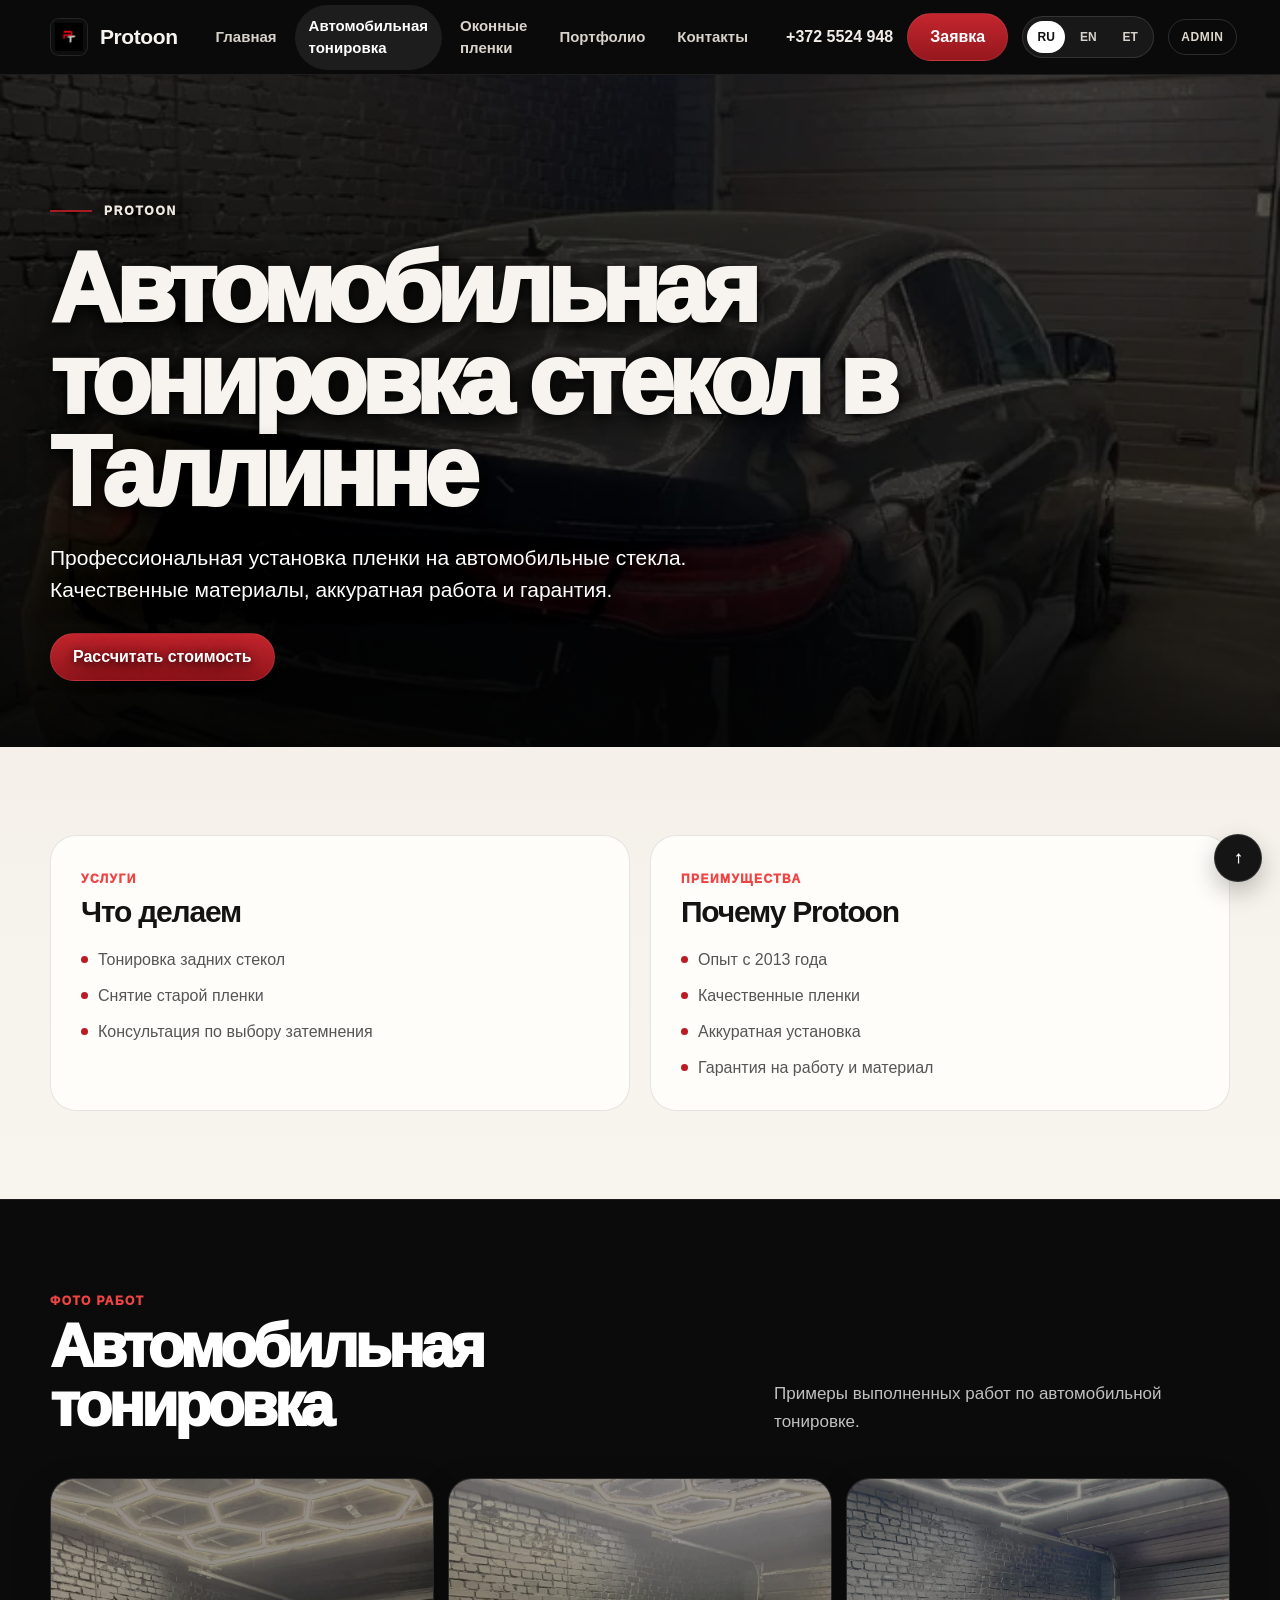
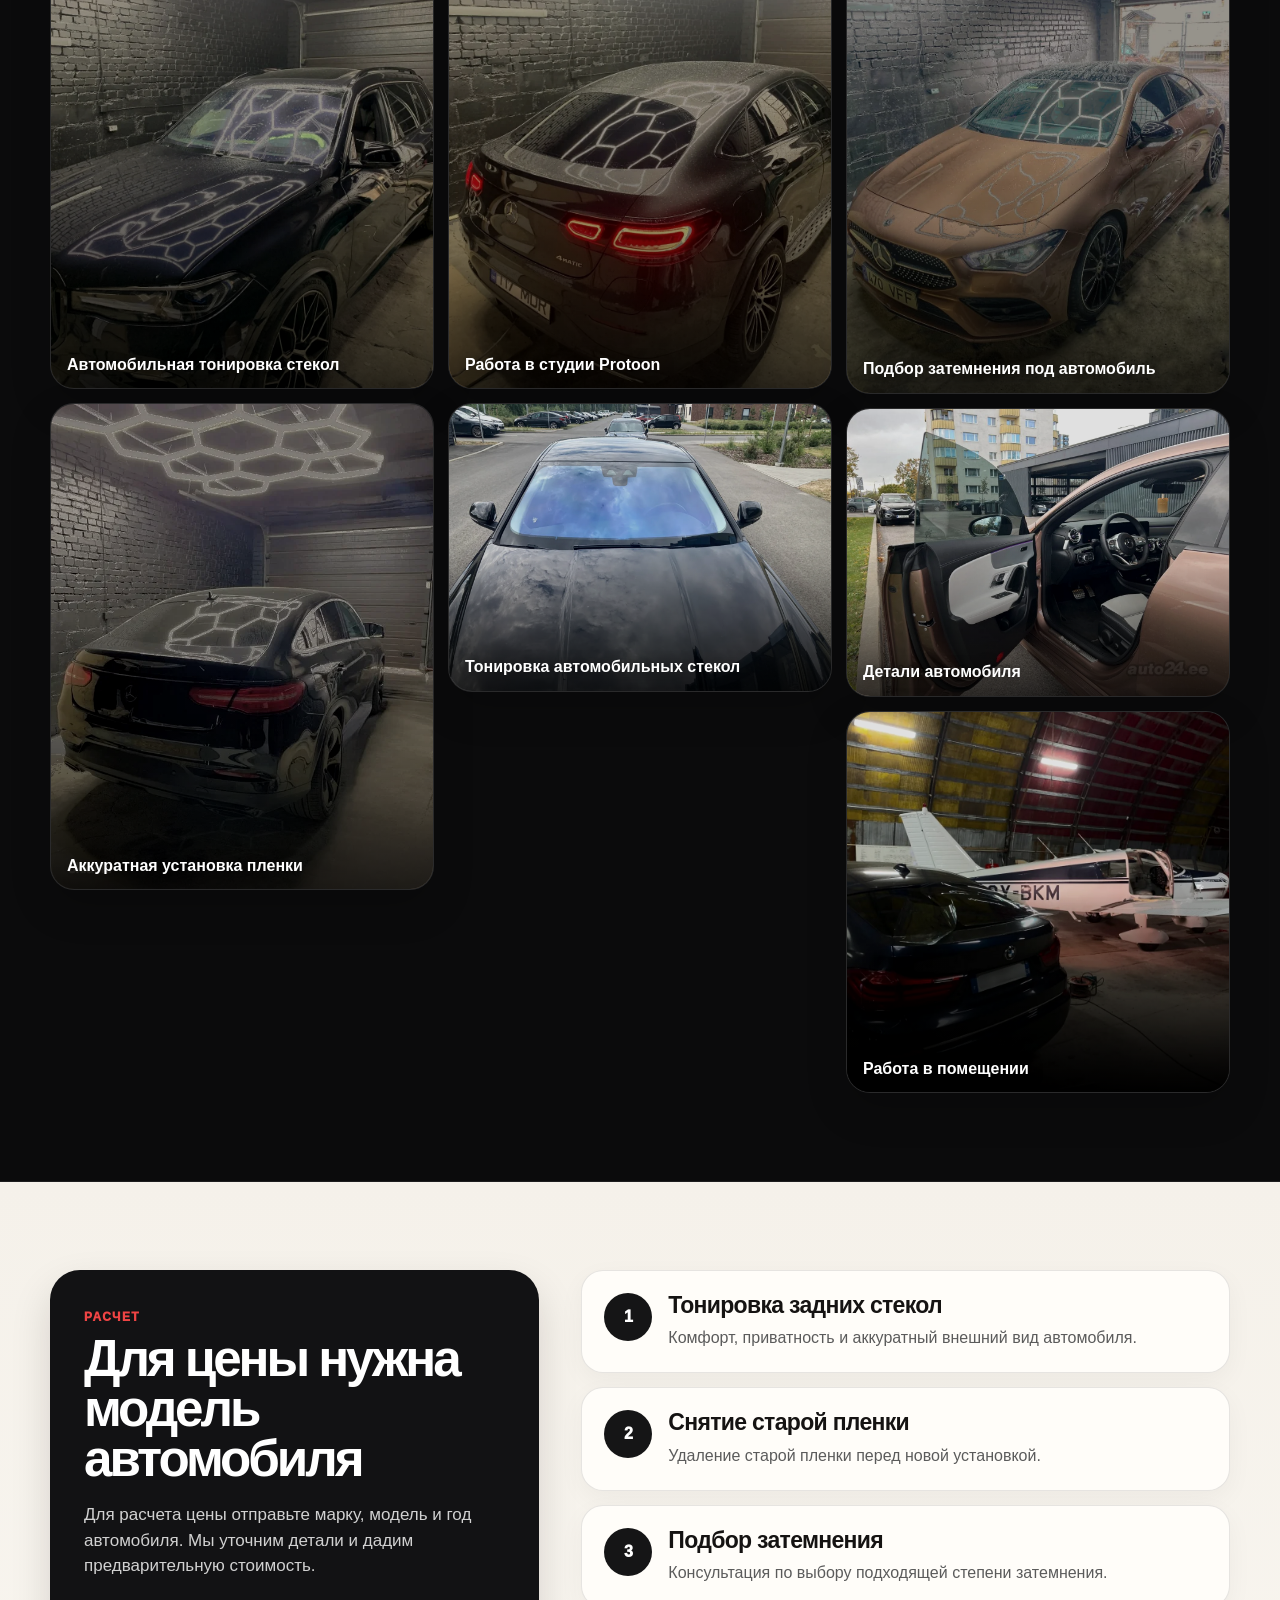
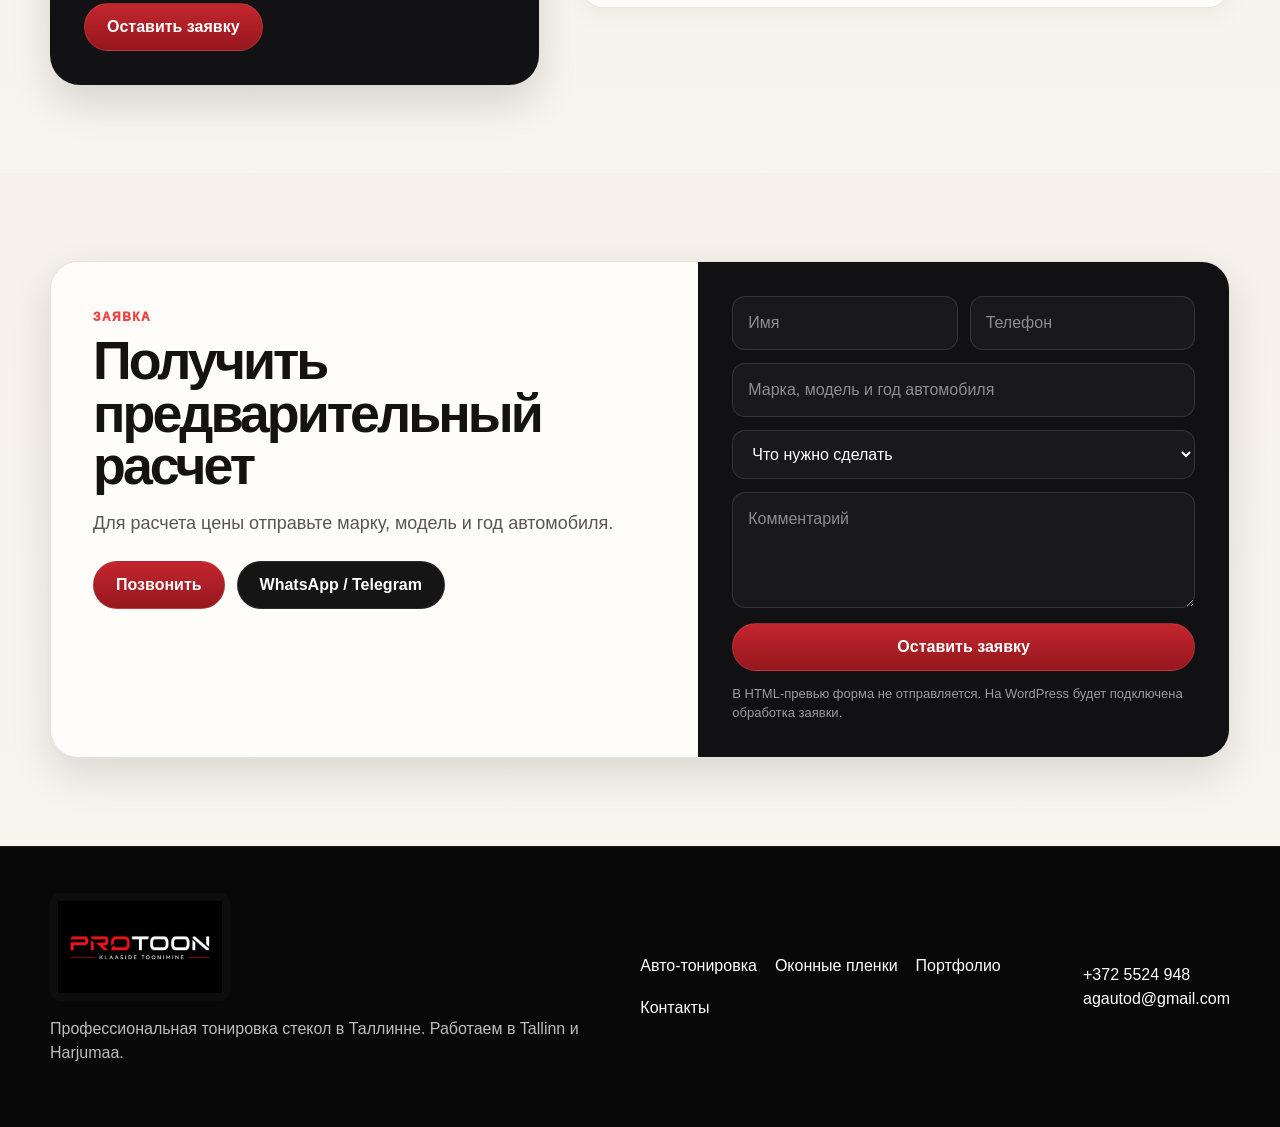
<file: auto.html>
<!DOCTYPE html>

<html lang="ru"><head><meta charset="utf-8"/><meta content="width=device-width, initial-scale=1" name="viewport"/><title>Автомобильная тонировка стекол в Таллинне — Protoon</title><meta content="Профессиональная установка пленки на автомобильные стекла. Качественные материалы, аккуратная работа и гарантия." name="description"/><meta content="#0b0b0c" name="theme-color"/><link href="assets/css/style.css" rel="stylesheet"/></head><body id="top"><header class="topbar"><div class="container nav"><a aria-label="Protoon" class="brand" href="index.html"><span class="brand-mark"><img alt="Protoon" data-image-id="auto-logo-01" data-image-role="logo" decoding="async" src="assets/images/protoon-symbol.webp"/></span><span class="brand-name">Protoon</span></a><nav class="nav-links"><a class="" href="index.html">Главная</a><a class="active" href="auto.html">Автомобильная тонировка</a><a class="" href="architecture.html">Оконные пленки</a><a class="" href="portfolio.html">Портфолио</a><a class="" href="contacts.html">Контакты</a></nav><div class="nav-actions"><a class="phone" href="tel:+3725524948">+372 5524 948</a><a class="btn btn-red" href="#request">Заявка</a><div aria-label="Language" class="lang-switcher" data-no-i18n=""><button data-lang-option="ru" type="button">RU</button><button data-lang-option="en" type="button">EN</button><button data-lang-option="et" type="button">ET</button></div><a class="admin-link" data-no-i18n="" href="admin.html">Admin</a><button aria-label="Меню" class="menu-toggle">☰</button></div></div></header>
<section class="page-hero"><img alt="Protoon — фото работы" class="hero__media" data-image-id="auto-hero-01" data-image-role="hero" decoding="async" fetchpriority="high" src="assets/images/auto-black-rear-garage-toned.webp"/><div aria-hidden="true" class="hero__shade"></div><div class="container"><div class="eyebrow">Protoon</div><h1>Автомобильная тонировка стекол в Таллинне</h1><p>Профессиональная установка пленки на автомобильные стекла. Качественные материалы, аккуратная работа и гарантия.</p><a class="btn btn-red" href="#request">Рассчитать стоимость</a></div></section>
<section class="section light"><div class="container two-col"><div class="panel"><span class="kicker">Услуги</span><h3>Что делаем</h3><ul><li>Тонировка задних стекол</li><li>Снятие старой пленки</li><li>Консультация по выбору затемнения</li></ul></div><div class="panel"><span class="kicker">Преимущества</span><h3>Почему Protoon</h3><ul><li>Опыт с 2013 года</li><li>Качественные пленки</li><li>Аккуратная установка</li><li>Гарантия на работу и материал</li></ul></div></div></section>
<section class="section dark"><div class="container"><div class="section-head"><div><span class="kicker">Фото работ</span><h2>Автомобильная тонировка</h2></div><p>Примеры выполненных работ по автомобильной тонировке.</p></div><div class="photo-masonry"><figure class="photo-masonry__item"><img alt="Автомобильная тонировка стекол" data-image-id="auto-photo-01" data-image-role="photo" decoding="async" loading="lazy" src="assets/images/auto-black-front-garage-toned.webp"/><figcaption>Автомобильная тонировка стекол</figcaption></figure><figure class="photo-masonry__item"><img alt="Аккуратная установка пленки" data-image-id="auto-photo-02" data-image-role="photo" decoding="async" loading="lazy" src="assets/images/auto-black-rear-garage-toned.webp"/><figcaption>Аккуратная установка пленки</figcaption></figure><figure class="photo-masonry__item"><img alt="Работа в студии Protoon" data-image-id="auto-photo-03" data-image-role="photo" decoding="async" loading="lazy" src="assets/images/auto-dark-rear-garage-toned.webp"/><figcaption>Работа в студии Protoon</figcaption></figure><figure class="photo-masonry__item"><img alt="Тонировка автомобильных стекол" data-image-id="auto-photo-04" data-image-role="photo" decoding="async" loading="lazy" src="assets/images/auto-windshield-front.webp"/><figcaption>Тонировка автомобильных стекол</figcaption></figure><figure class="photo-masonry__item"><img alt="Подбор затемнения под автомобиль" data-image-id="auto-photo-05" data-image-role="photo" decoding="async" loading="lazy" src="assets/images/auto-gold-front-garage-toned.webp"/><figcaption>Подбор затемнения под автомобиль</figcaption></figure><figure class="photo-masonry__item"><img alt="Детали автомобиля" data-image-id="auto-photo-06" data-image-role="photo" decoding="async" loading="lazy" src="assets/images/auto-interior-open-door.webp"/><figcaption>Детали автомобиля</figcaption></figure><figure class="photo-masonry__item"><img alt="Работа в помещении" data-image-id="auto-photo-07" data-image-role="photo" decoding="async" loading="lazy" src="assets/images/auto-hangar-dark.webp"/><figcaption>Работа в помещении</figcaption></figure></div></div></section>
<section class="section light"><div class="container services-layout"><div class="sticky-copy"><span class="kicker">Расчет</span><h2>Для цены нужна модель автомобиля</h2><p>Для расчета цены отправьте марку, модель и год автомобиля. Мы уточним детали и дадим предварительную стоимость.</p><a class="btn btn-red" href="#request">Оставить заявку</a></div><div class="service-list"><div class="service-item"><span class="num">1</span><div><h3>Тонировка задних стекол</h3><p>Комфорт, приватность и аккуратный внешний вид автомобиля.</p></div></div><div class="service-item"><span class="num">2</span><div><h3>Снятие старой пленки</h3><p>Удаление старой пленки перед новой установкой.</p></div></div><div class="service-item"><span class="num">3</span><div><h3>Подбор затемнения</h3><p>Консультация по выбору подходящей степени затемнения.</p></div></div></div></div></section>
<section class="section light" id="request"><div class="container"><div class="cta-box"><div class="cta-copy"><span class="kicker">Заявка</span><h2>Получить предварительный расчет</h2><p>Для расчета цены отправьте марку, модель и год автомобиля.</p><div class="cta-actions"><a class="btn btn-red" href="tel:+3725524948">Позвонить</a><a class="btn btn-dark" href="https://wa.me/3725524948">WhatsApp / Telegram</a></div></div><form class="form"><div class="row"><input class="input" name="name" placeholder="Имя"/><input class="input" name="phone" placeholder="Телефон"/></div><input class="input" name="car" placeholder="Марка, модель и год автомобиля"/><select name="task"><option>Что нужно сделать</option><option>Тонировка задних стекол</option><option>Снятие старой пленки</option><option>Консультация по выбору затемнения</option></select><textarea name="comment" placeholder="Комментарий"></textarea><button class="btn btn-red" type="submit">Оставить заявку</button><p class="form-note">В HTML-превью форма не отправляется. На WordPress будет подключена обработка заявки.</p></form></div></div></section>
<footer class="footer"><div class="container footer-grid"><div><img alt="Protoon" data-image-id="auto-logo-02" data-image-role="logo" decoding="async" loading="lazy" src="assets/images/protoon-logo-wide.webp"/><p>Профессиональная тонировка стекол в Таллинне. Работаем в Tallinn и Harjumaa.</p></div><div class="footer-links"><a href="auto.html">Авто-тонировка</a><a href="architecture.html">Оконные пленки</a><a href="portfolio.html">Портфолио</a><a href="contacts.html">Контакты</a></div><div><a href="tel:+3725524948">+372 5524 948</a><br/><a href="mailto:agautod@gmail.com">agautod@gmail.com</a></div></div></footer><a class="to-top" href="#top">↑</a><script defer="True" src="assets/js/i18n.js"></script><script defer="" src="assets/js/main.js"></script></body></html>
</file>
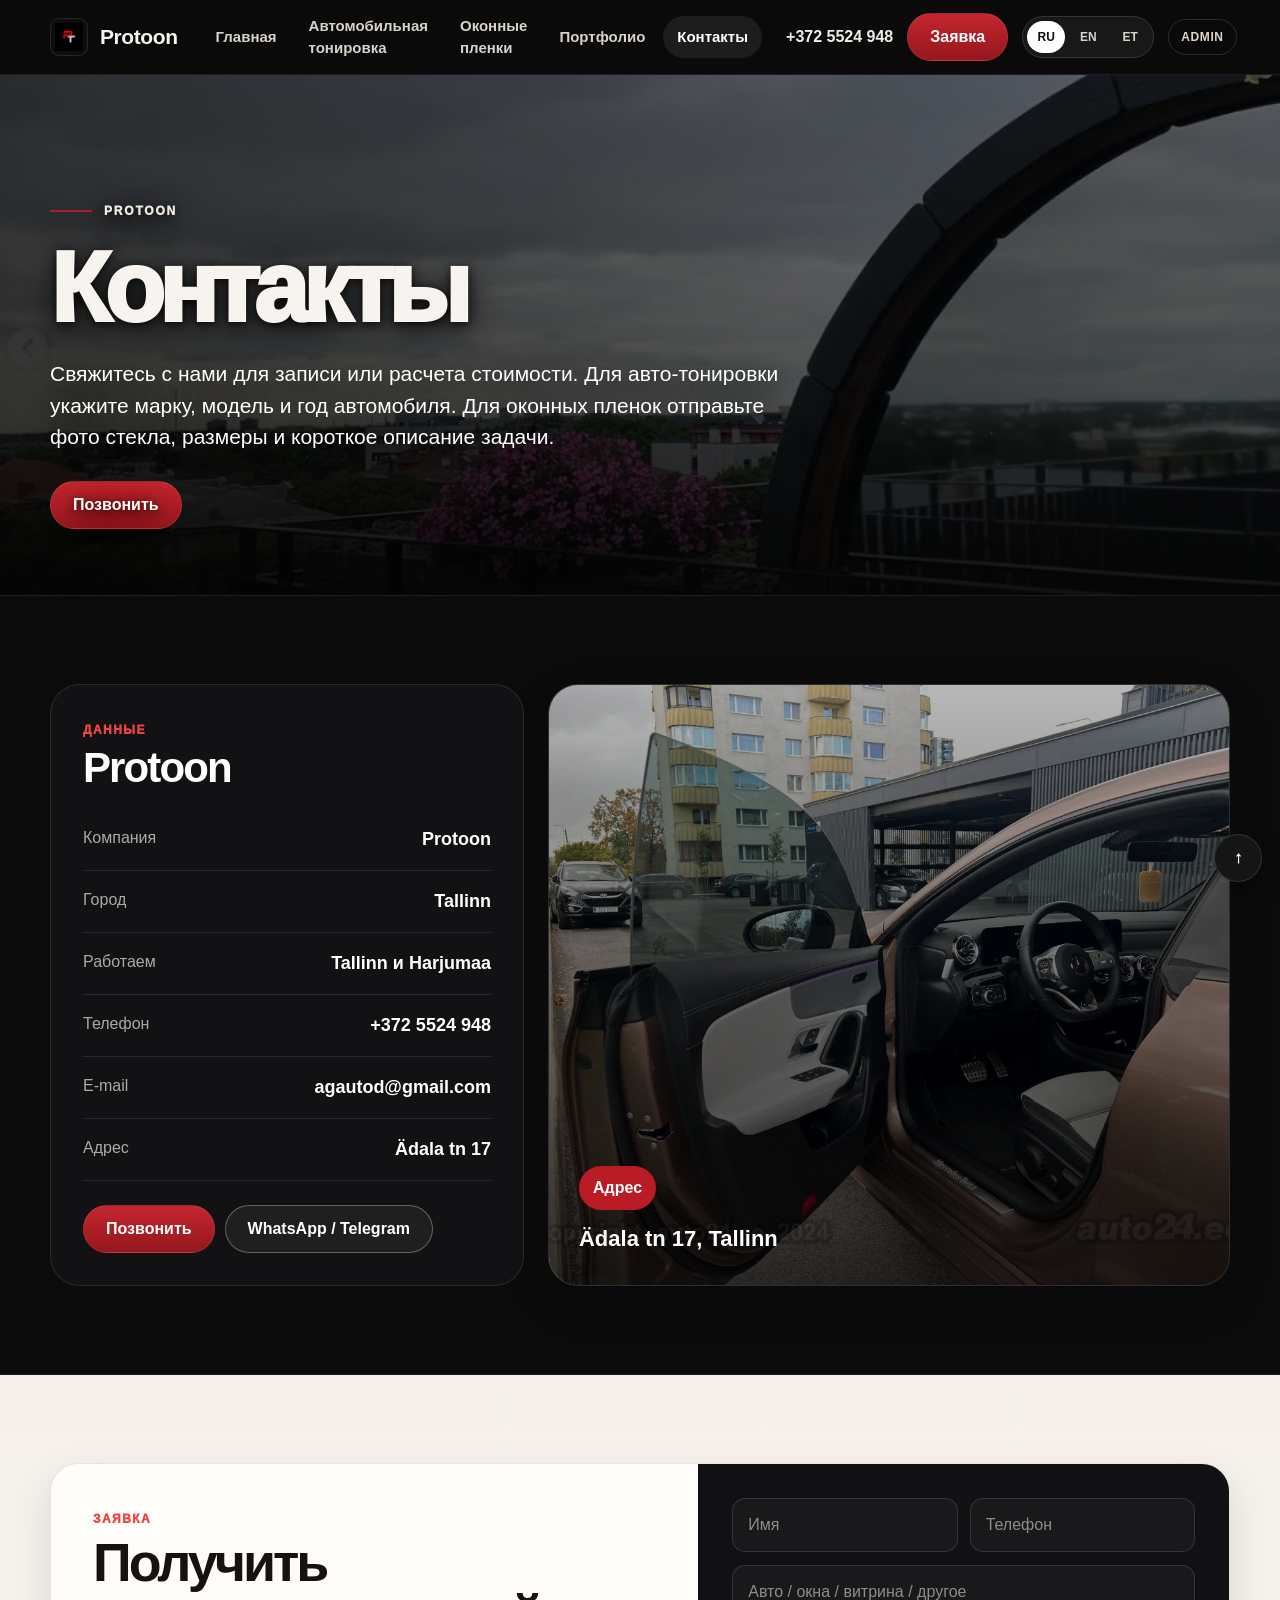
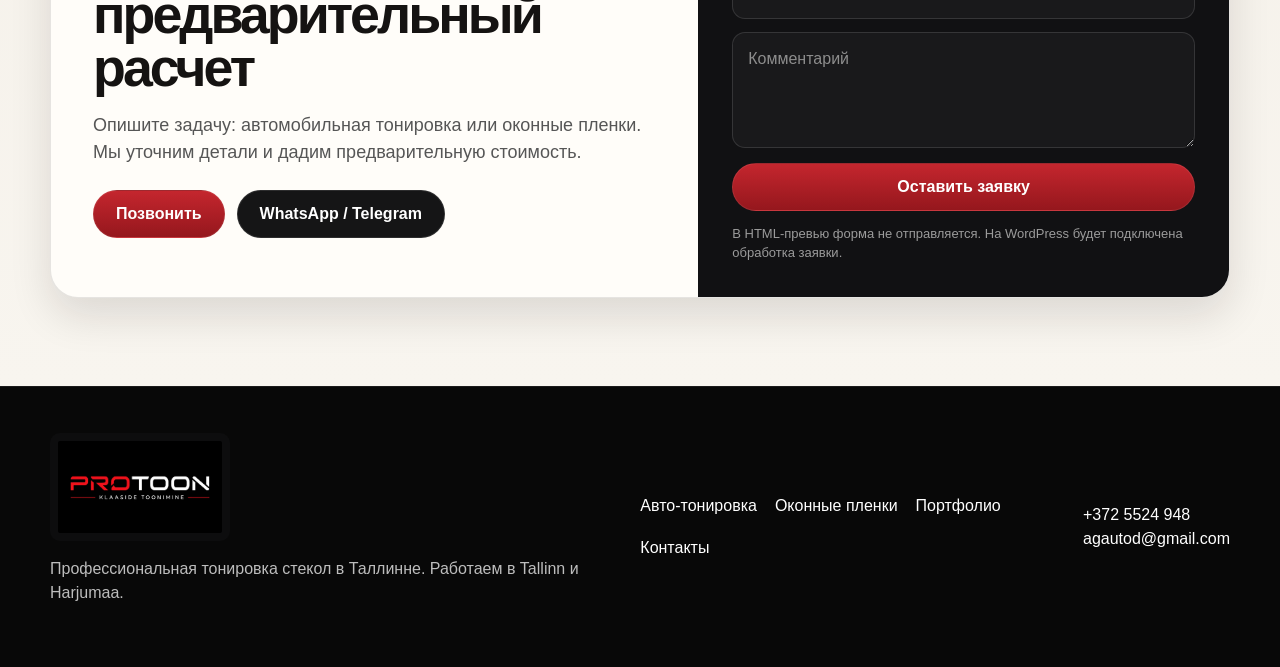
<file: contacts.html>
<!DOCTYPE html>

<html lang="ru"><head><meta charset="utf-8"/><meta content="width=device-width, initial-scale=1" name="viewport"/><title>Контакты Protoon — тонировка стекол в Таллинне</title><meta content="Контакты Protoon: телефон, email, адрес Ädala tn 17, Tallinn. Расчет стоимости авто-тонировки и оконных пленок." name="description"/><meta content="#0b0b0c" name="theme-color"/><link href="assets/css/style.css" rel="stylesheet"/></head><body id="top"><header class="topbar"><div class="container nav"><a aria-label="Protoon" class="brand" href="index.html"><span class="brand-mark"><img alt="Protoon" data-image-id="contacts-logo-01" data-image-role="logo" decoding="async" src="assets/images/protoon-symbol.webp"/></span><span class="brand-name">Protoon</span></a><nav class="nav-links"><a class="" href="index.html">Главная</a><a class="" href="auto.html">Автомобильная тонировка</a><a class="" href="architecture.html">Оконные пленки</a><a class="" href="portfolio.html">Портфолио</a><a class="active" href="contacts.html">Контакты</a></nav><div class="nav-actions"><a class="phone" href="tel:+3725524948">+372 5524 948</a><a class="btn btn-red" href="#request">Заявка</a><div aria-label="Language" class="lang-switcher" data-no-i18n=""><button data-lang-option="ru" type="button">RU</button><button data-lang-option="en" type="button">EN</button><button data-lang-option="et" type="button">ET</button></div><a class="admin-link" data-no-i18n="" href="admin.html">Admin</a><button aria-label="Меню" class="menu-toggle">☰</button></div></div></header>
<section class="page-hero"><img alt="Protoon — фото работы" class="hero__media" data-image-id="contacts-hero-01" data-image-role="hero" decoding="async" fetchpriority="high" src="assets/images/architecture-balcony-view.webp"/><div aria-hidden="true" class="hero__shade"></div><div class="container"><div class="eyebrow">Protoon</div><h1>Контакты</h1><p>Свяжитесь с нами для записи или расчета стоимости. Для авто-тонировки укажите марку, модель и год автомобиля. Для оконных пленок отправьте фото стекла, размеры и короткое описание задачи.</p><a class="btn btn-red" href="tel:+3725524948">Позвонить</a></div></section>
<section class="section dark"><div class="container contact-grid"><div class="contact-card"><span class="kicker">Данные</span><h2 style="font-size:44px;line-height:1;margin:0 0 20px;letter-spacing:-.05em">Protoon</h2><div class="contact-line"><span>Компания</span><strong>Protoon</strong></div><div class="contact-line"><span>Город</span><strong>Tallinn</strong></div><div class="contact-line"><span>Работаем</span><strong>Tallinn и Harjumaa</strong></div><div class="contact-line"><span>Телефон</span><strong><a href="tel:+3725524948">+372 5524 948</a></strong></div><div class="contact-line"><span>E-mail</span><strong><a href="mailto:agautod@gmail.com">agautod@gmail.com</a></strong></div><div class="contact-line"><span>Адрес</span><strong>Ädala tn 17</strong></div><div style="display:flex;gap:10px;flex-wrap:wrap;margin-top:24px"><a class="btn btn-red" href="tel:+3725524948">Позвонить</a><a class="btn btn-line" href="https://wa.me/3725524948">WhatsApp / Telegram</a></div></div><div class="contact-photo"><img alt="Protoon — контакт и запись" data-image-id="contacts-photo-01" data-image-role="photo" loading="lazy" src="assets/images/auto-interior-open-door.webp"/><div><b>Адрес</b><p>Ädala tn 17, Tallinn</p></div></div></div></section>
<section class="section light" id="request"><div class="container"><div class="cta-box"><div class="cta-copy"><span class="kicker">Заявка</span><h2>Получить предварительный расчет</h2><p>Опишите задачу: автомобильная тонировка или оконные пленки. Мы уточним детали и дадим предварительную стоимость.</p><div class="cta-actions"><a class="btn btn-red" href="tel:+3725524948">Позвонить</a><a class="btn btn-dark" href="https://wa.me/3725524948">WhatsApp / Telegram</a></div></div><form class="form"><div class="row"><input class="input" name="name" placeholder="Имя"/><input class="input" name="phone" placeholder="Телефон"/></div><input class="input" name="topic" placeholder="Авто / окна / витрина / другое"/><textarea name="comment" placeholder="Комментарий"></textarea><button class="btn btn-red" type="submit">Оставить заявку</button><p class="form-note">В HTML-превью форма не отправляется. На WordPress будет подключена обработка заявки.</p></form></div></div></section>
<footer class="footer"><div class="container footer-grid"><div><img alt="Protoon" data-image-id="contacts-logo-02" data-image-role="logo" decoding="async" loading="lazy" src="assets/images/protoon-logo-wide.webp"/><p>Профессиональная тонировка стекол в Таллинне. Работаем в Tallinn и Harjumaa.</p></div><div class="footer-links"><a href="auto.html">Авто-тонировка</a><a href="architecture.html">Оконные пленки</a><a href="portfolio.html">Портфолио</a><a href="contacts.html">Контакты</a></div><div><a href="tel:+3725524948">+372 5524 948</a><br/><a href="mailto:agautod@gmail.com">agautod@gmail.com</a></div></div></footer><a class="to-top" href="#top">↑</a><script defer="True" src="assets/js/i18n.js"></script><script defer="" src="assets/js/main.js"></script></body></html>
</file>
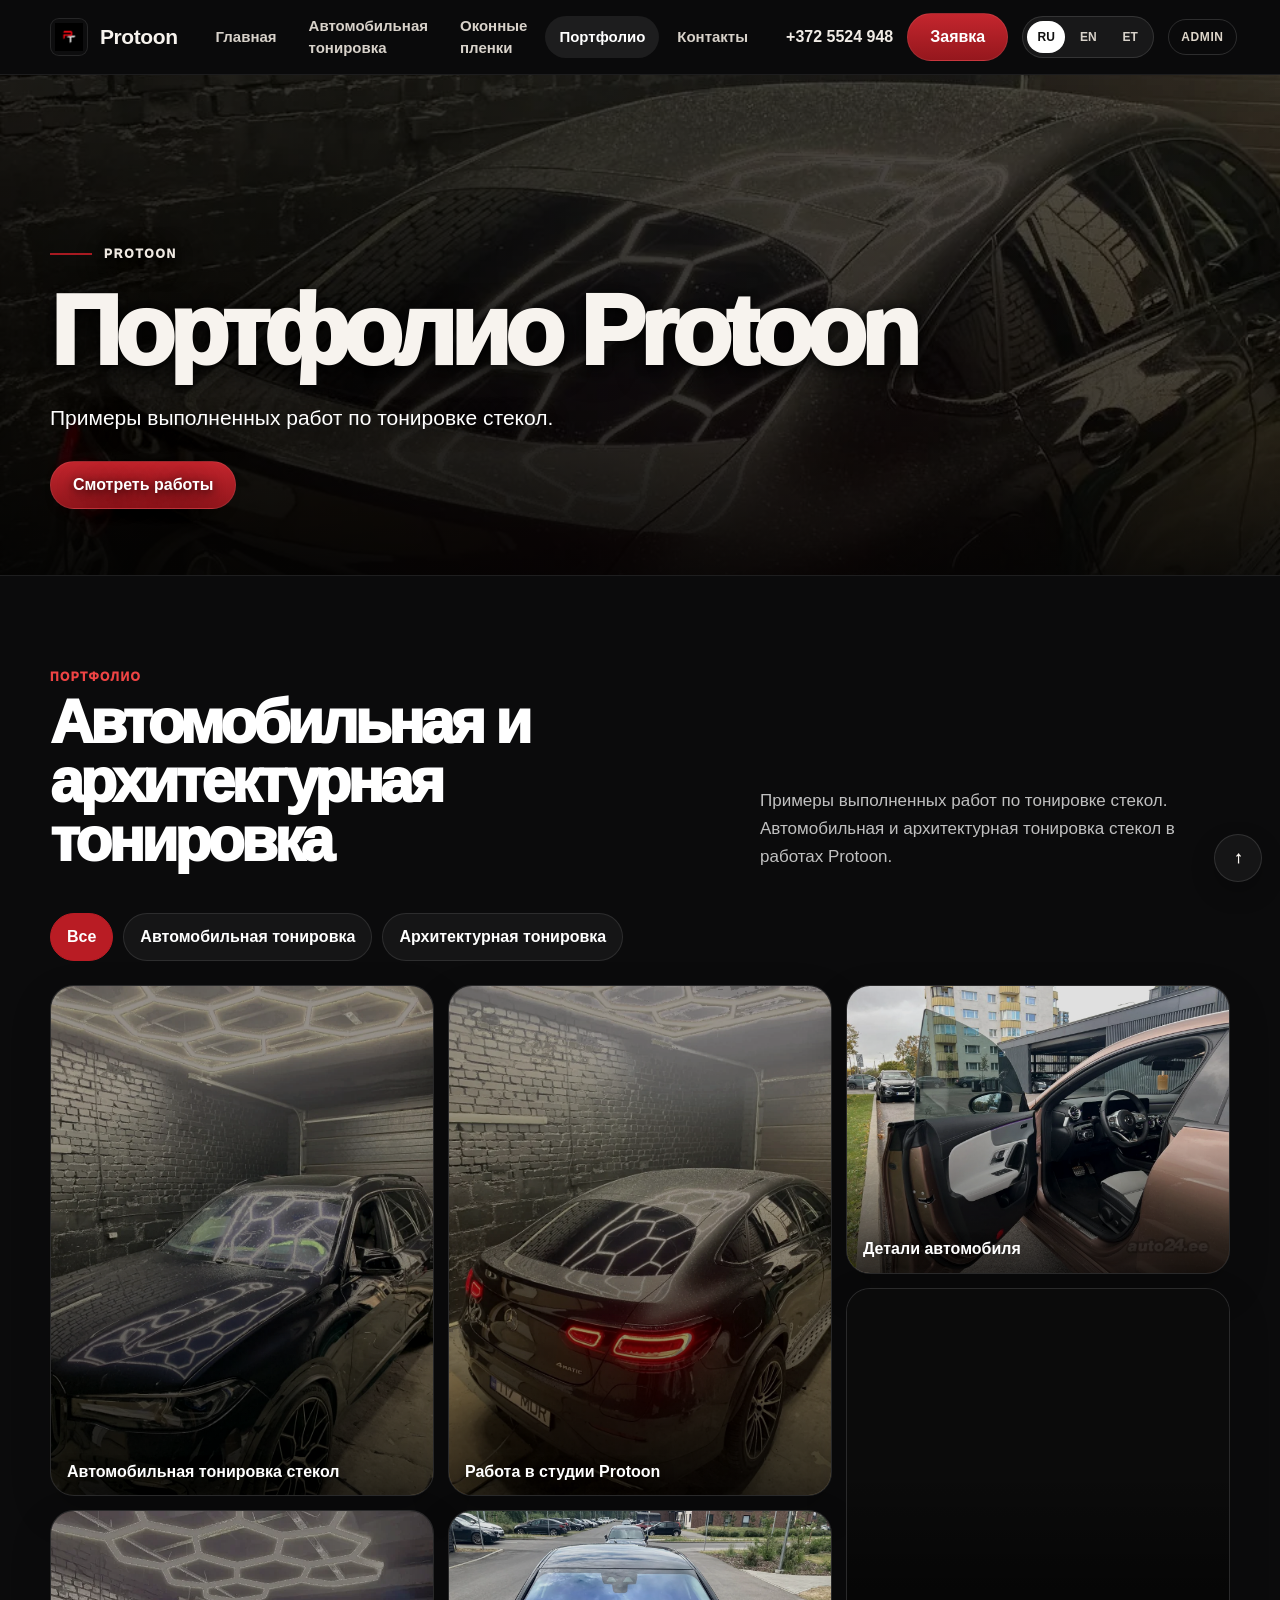
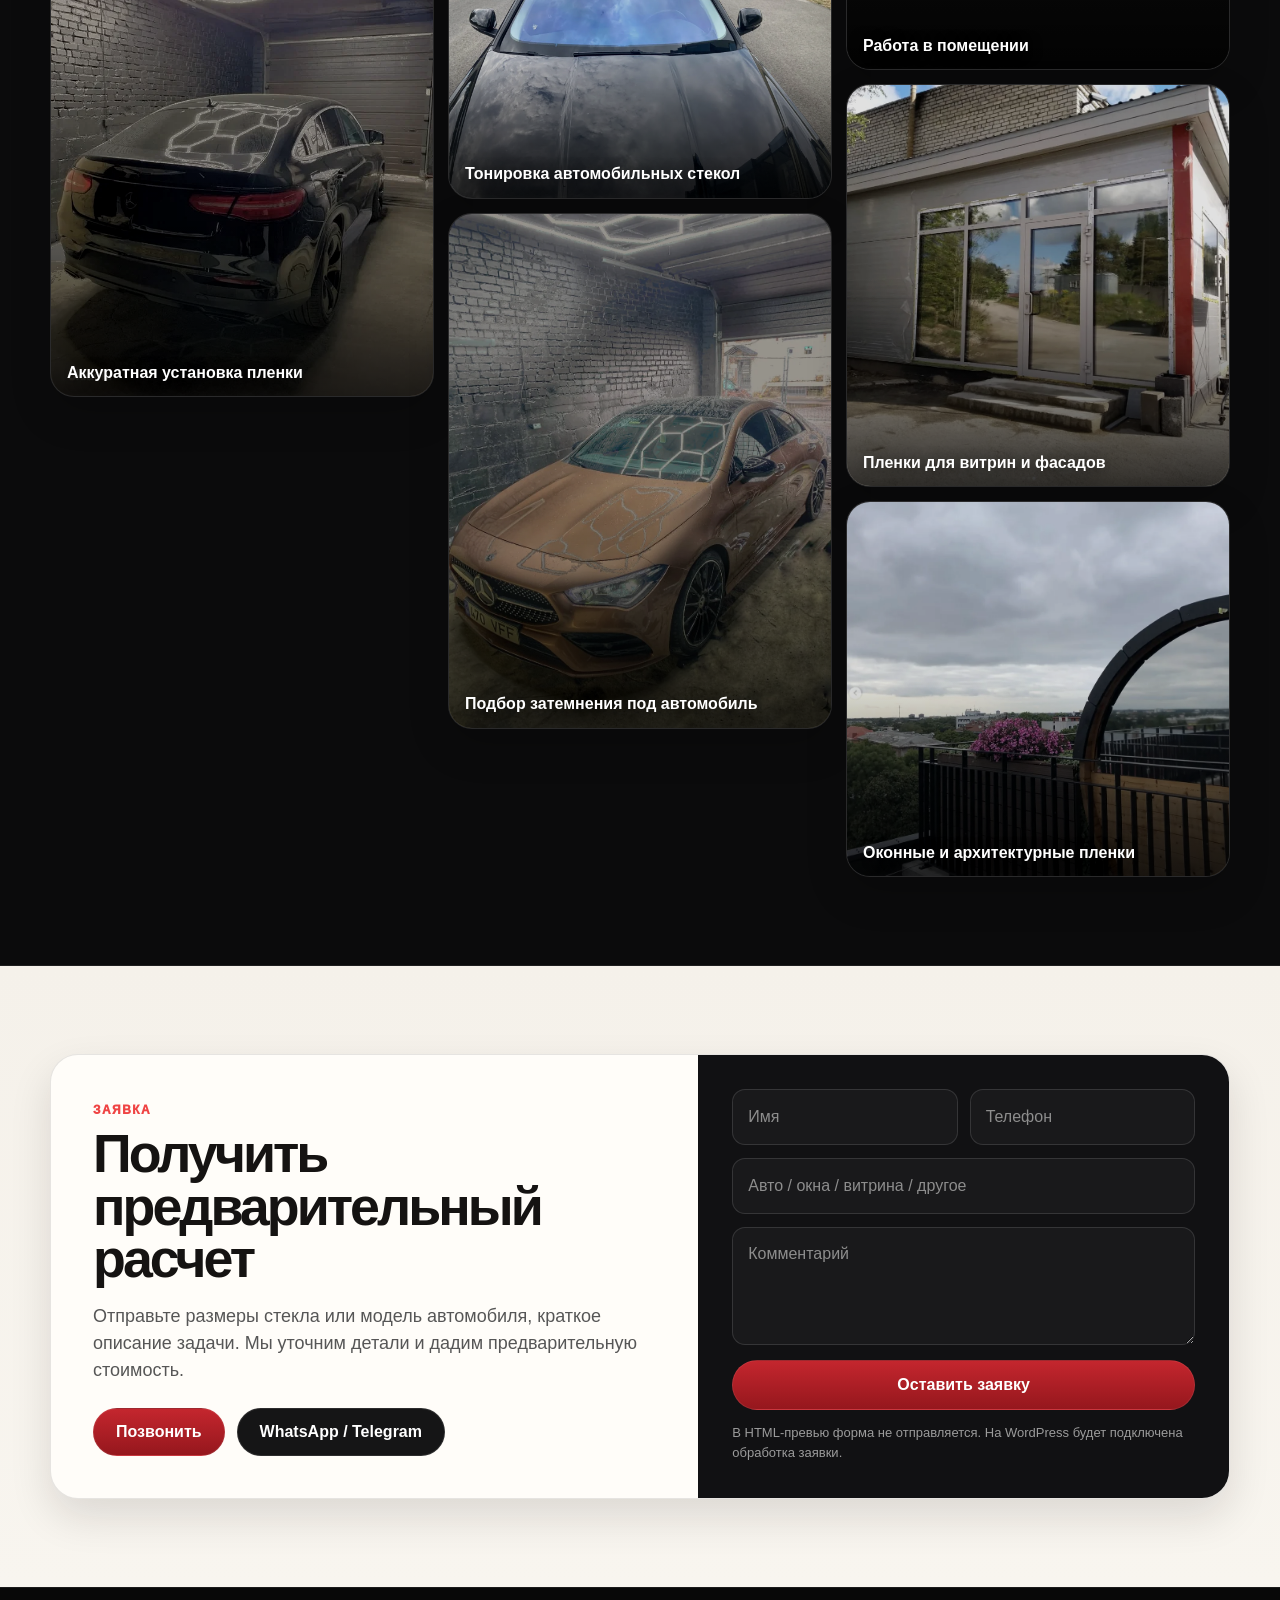
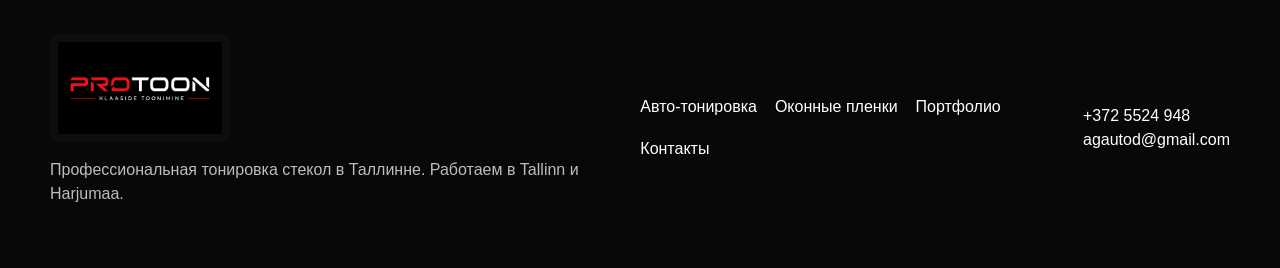
<file: portfolio.html>
<!DOCTYPE html>

<html lang="ru"><head><meta charset="utf-8"/><meta content="width=device-width, initial-scale=1" name="viewport"/><title>Портфолио Protoon — тонировка стекол</title><meta content="Примеры выполненных работ Protoon по автомобильной и архитектурной тонировке стекол." name="description"/><meta content="#0b0b0c" name="theme-color"/><link href="assets/css/style.css" rel="stylesheet"/></head><body id="top"><header class="topbar"><div class="container nav"><a aria-label="Protoon" class="brand" href="index.html"><span class="brand-mark"><img alt="Protoon" data-image-id="portfolio-logo-01" data-image-role="logo" decoding="async" src="assets/images/protoon-symbol.webp"/></span><span class="brand-name">Protoon</span></a><nav class="nav-links"><a class="" href="index.html">Главная</a><a class="" href="auto.html">Автомобильная тонировка</a><a class="" href="architecture.html">Оконные пленки</a><a class="active" href="portfolio.html">Портфолио</a><a class="" href="contacts.html">Контакты</a></nav><div class="nav-actions"><a class="phone" href="tel:+3725524948">+372 5524 948</a><a class="btn btn-red" href="#request">Заявка</a><div aria-label="Language" class="lang-switcher" data-no-i18n=""><button data-lang-option="ru" type="button">RU</button><button data-lang-option="en" type="button">EN</button><button data-lang-option="et" type="button">ET</button></div><a class="admin-link" data-no-i18n="" href="admin.html">Admin</a><button aria-label="Меню" class="menu-toggle">☰</button></div></div></header>
<section class="page-hero"><img alt="Protoon — фото работы" class="hero__media" data-image-id="portfolio-hero-01" data-image-role="hero" decoding="async" fetchpriority="high" src="assets/images/auto-dark-rear-garage-toned.webp"/><div aria-hidden="true" class="hero__shade"></div><div class="container"><div class="eyebrow">Protoon</div><h1>Портфолио Protoon</h1><p>Примеры выполненных работ по тонировке стекол.</p><a class="btn btn-red" href="#work">Смотреть работы</a></div></section>
<section class="section dark" id="work"><div class="container"><div class="section-head"><div><span class="kicker">Портфолио</span><h2>Автомобильная и архитектурная тонировка</h2></div><p>Примеры выполненных работ по тонировке стекол. Автомобильная и архитектурная тонировка стекол в работах Protoon.</p></div><div class="filters"><button class="filter-btn active" data-filter="all">Все</button><button class="filter-btn" data-filter="auto">Автомобильная тонировка</button><button class="filter-btn" data-filter="arch">Архитектурная тонировка</button></div><div class="photo-masonry photo-masonry--portfolio"><figure class="photo-masonry__item" data-cat="auto"><img alt="Автомобильная тонировка стекол" data-image-id="portfolio-photo-01" data-image-role="photo" decoding="async" loading="lazy" src="assets/images/auto-black-front-garage-toned.webp"/><figcaption>Автомобильная тонировка стекол</figcaption></figure><figure class="photo-masonry__item" data-cat="auto"><img alt="Аккуратная установка пленки" data-image-id="portfolio-photo-02" data-image-role="photo" decoding="async" loading="lazy" src="assets/images/auto-black-rear-garage-toned.webp"/><figcaption>Аккуратная установка пленки</figcaption></figure><figure class="photo-masonry__item" data-cat="auto"><img alt="Работа в студии Protoon" data-image-id="portfolio-photo-03" data-image-role="photo" decoding="async" loading="lazy" src="assets/images/auto-dark-rear-garage-toned.webp"/><figcaption>Работа в студии Protoon</figcaption></figure><figure class="photo-masonry__item" data-cat="auto"><img alt="Тонировка автомобильных стекол" data-image-id="portfolio-photo-04" data-image-role="photo" decoding="async" loading="lazy" src="assets/images/auto-windshield-front.webp"/><figcaption>Тонировка автомобильных стекол</figcaption></figure><figure class="photo-masonry__item" data-cat="auto"><img alt="Подбор затемнения под автомобиль" data-image-id="portfolio-photo-05" data-image-role="photo" decoding="async" loading="lazy" src="assets/images/auto-gold-front-garage-toned.webp"/><figcaption>Подбор затемнения под автомобиль</figcaption></figure><figure class="photo-masonry__item" data-cat="auto"><img alt="Детали автомобиля" data-image-id="portfolio-photo-06" data-image-role="photo" decoding="async" loading="lazy" src="assets/images/auto-interior-open-door.webp"/><figcaption>Детали автомобиля</figcaption></figure><figure class="photo-masonry__item" data-cat="auto"><img alt="Работа в помещении" data-image-id="portfolio-photo-07" data-image-role="photo" decoding="async" loading="lazy" src="assets/images/auto-hangar-dark.webp"/><figcaption>Работа в помещении</figcaption></figure><figure class="photo-masonry__item" data-cat="arch"><img alt="Пленки для витрин и фасадов" data-image-id="portfolio-photo-08" data-image-role="photo" decoding="async" loading="lazy" src="assets/images/architecture-facade-glass.webp"/><figcaption>Пленки для витрин и фасадов</figcaption></figure><figure class="photo-masonry__item" data-cat="arch"><img alt="Оконные и архитектурные пленки" data-image-id="portfolio-photo-09" data-image-role="photo" decoding="async" loading="lazy" src="assets/images/architecture-balcony-view.webp"/><figcaption>Оконные и архитектурные пленки</figcaption></figure></div></div></section>
<section class="section light" id="request"><div class="container"><div class="cta-box"><div class="cta-copy"><span class="kicker">Заявка</span><h2>Получить предварительный расчет</h2><p>Отправьте размеры стекла или модель автомобиля, краткое описание задачи. Мы уточним детали и дадим предварительную стоимость.</p><div class="cta-actions"><a class="btn btn-red" href="tel:+3725524948">Позвонить</a><a class="btn btn-dark" href="https://wa.me/3725524948">WhatsApp / Telegram</a></div></div><form class="form"><div class="row"><input class="input" name="name" placeholder="Имя"/><input class="input" name="phone" placeholder="Телефон"/></div><input class="input" name="topic" placeholder="Авто / окна / витрина / другое"/><textarea name="comment" placeholder="Комментарий"></textarea><button class="btn btn-red" type="submit">Оставить заявку</button><p class="form-note">В HTML-превью форма не отправляется. На WordPress будет подключена обработка заявки.</p></form></div></div></section>
<footer class="footer"><div class="container footer-grid"><div><img alt="Protoon" data-image-id="portfolio-logo-02" data-image-role="logo" decoding="async" loading="lazy" src="assets/images/protoon-logo-wide.webp"/><p>Профессиональная тонировка стекол в Таллинне. Работаем в Tallinn и Harjumaa.</p></div><div class="footer-links"><a href="auto.html">Авто-тонировка</a><a href="architecture.html">Оконные пленки</a><a href="portfolio.html">Портфолио</a><a href="contacts.html">Контакты</a></div><div><a href="tel:+3725524948">+372 5524 948</a><br/><a href="mailto:agautod@gmail.com">agautod@gmail.com</a></div></div></footer><a class="to-top" href="#top">↑</a><script defer="True" src="assets/js/i18n.js"></script><script defer="" src="assets/js/main.js"></script></body></html>
</file>
<file: css/style.css>
:root{
  --red:#e42420;
  --red2:#ff3029;
  --black:#050607;
  --soft:#f3f3f3;
  --pad:clamp(26px,3.2vw,64px);
}

*{box-sizing:border-box}
html{scroll-behavior:smooth}
body{
  margin:0;
  background:#030506;
  color:#fff;
  font-family:Arial,Helvetica,sans-serif;
  overflow-x:hidden;
}

.site-shell{
  width:100%;
  min-width:320px;
  overflow:hidden;
  background:#060708;
}

.header{
  position:absolute;
  z-index:50;
  top:clamp(20px,1.8vw,36px);
  left:var(--pad);
  right:var(--pad);
  display:flex;
  align-items:flex-start;
  gap:clamp(18px,2.4vw,46px);
}

.logo{
  display:inline-block;
  text-decoration:none;
  text-transform:uppercase;
  line-height:.86;
  letter-spacing:.035em;
  white-space:nowrap;
}
.logo-red,.logo-white{
  font-weight:900;
  font-style:italic;
  font-size:clamp(26px,2.1vw,43px);
}
.logo-red{color:var(--red);margin-right:8px}
.logo-white{color:#fff}
.logo small{
  display:block;
  margin-top:clamp(8px,.55vw,11px);
  color:#e2e2e2;
  font-size:clamp(9px,.72vw,13px);
  font-weight:700;
  letter-spacing:.18em;
}

.nav{
  margin-left:auto;
  margin-top:clamp(7px,.8vw,15px);
  display:flex;
  gap:clamp(18px,2.05vw,40px);
  align-items:center;
}
.nav a{
  color:#fff;
  text-decoration:none;
  font-size:clamp(10px,.74vw,14px);
  font-weight:700;
  opacity:.95;
  transition:.25s;
}
.nav a:hover{color:var(--red)}

.header-phone{
  margin-top:clamp(5px,.65vw,12px);
  display:flex;
  align-items:center;
  gap:9px;
  color:#fff;
  text-decoration:none;
  font-size:clamp(13px,1.05vw,20px);
  font-weight:700;
  white-space:nowrap;
}
.header-phone svg{
  width:clamp(16px,1.2vw,24px);
  height:clamp(16px,1.2vw,24px);
  fill:none;
  stroke:var(--red);
  stroke-width:2;
}

.btn{
  border:0;
  border-radius:3px;
  background:var(--red);
  color:#fff;
  min-height:clamp(38px,3vw,58px);
  padding:0 clamp(18px,1.5vw,30px);
  display:inline-flex;
  align-items:center;
  justify-content:center;
  gap:clamp(14px,1.1vw,24px);
  font-size:clamp(10px,.78vw,15px);
  font-weight:800;
  cursor:pointer;
  box-shadow:0 12px 32px rgba(226,31,28,.22);
  transition:transform .25s ease,background .25s ease,box-shadow .25s ease;
  white-space:nowrap;
}
.btn:hover{
  transform:translateY(-3px);
  background:var(--red2);
  box-shadow:0 18px 42px rgba(226,31,28,.36);
}
.btn-small{
  margin-top:0;
  min-height:clamp(34px,2.45vw,50px);
  padding:0 clamp(16px,1.2vw,25px);
}
.btn span{font-size:clamp(16px,1.2vw,24px);line-height:1}

/* HERO */
.hero{
  position:relative;
  height:clamp(590px,52vw,900px);
  overflow:hidden;
  background:radial-gradient(900px 480px at 66% 20%,#38424b 0%,#182025 29%,#090d10 65%,#030506 100%);
}
.hero-photo{
  position:absolute;
  inset:0 0 0 26%;
  background:url('../assets/img/hero-scene.webp') center top/cover no-repeat;
  filter:saturate(1.05) contrast(1.06);
}
.hero-shade{
  position:absolute;
  inset:0;
  background:
    linear-gradient(90deg,#050608 0%,rgba(5,6,8,.96) 18%,rgba(5,6,8,.70) 39%,rgba(5,6,8,.20) 73%,rgba(5,6,8,.56) 100%),
    linear-gradient(180deg,rgba(0,0,0,.35),rgba(0,0,0,.12) 45%,rgba(0,0,0,.72) 100%);
}
.hero::after{
  content:"";
  position:absolute;
  left:0;right:0;bottom:0;
  height:23%;
  background:linear-gradient(180deg,rgba(0,0,0,0),rgba(0,0,0,.55));
}
.hero-content{
  position:absolute;
  z-index:2;
  left:var(--pad);
  top:clamp(112px,9.4vw,178px);
}
.eyebrow{
  font-size:clamp(10px,.7vw,14px);
  font-weight:800;
  letter-spacing:.22em;
  margin-bottom:clamp(13px,1vw,22px);
}
.hero h1{
  margin:0;
  font-family:"Arial Narrow",Impact,sans-serif;
  font-size:clamp(56px,5.1vw,98px);
  line-height:.96;
  letter-spacing:.016em;
  text-transform:uppercase;
  text-shadow:0 3px 14px rgba(0,0,0,.55);
}
.hero h1 span{color:var(--red)}
.red-mark{
  display:block;
  width:clamp(28px,2vw,40px);
  height:2px;
  background:var(--red);
  margin-top:clamp(18px,1.5vw,30px);
}
.hero p{
  margin:clamp(18px,1.5vw,29px) 0 clamp(22px,1.8vw,34px);
  font-size:clamp(12px,.94vw,18px);
  line-height:1.55;
  font-weight:600;
  color:#f3f3f3;
  text-shadow:0 2px 8px rgba(0,0,0,.6);
}
.hero-btn{min-width:clamp(176px,14vw,270px)}

.benefits{
  position:absolute;
  z-index:3;
  left:var(--pad);
  bottom:clamp(42px,4vw,78px);
  display:grid;
  grid-template-columns:repeat(3, minmax(92px, 1fr));
  max-width:clamp(340px,29vw,560px);
  gap:clamp(12px,1.2vw,24px);
}
.benefit{
  min-height:54px;
  padding-right:clamp(10px,.9vw,18px);
  position:relative;
}
.benefit:not(:last-child)::after{
  content:"";
  position:absolute;
  top:clamp(18px,1.5vw,28px);
  right:0;
  width:1px;
  height:clamp(38px,3vw,60px);
  background:rgba(255,255,255,.22);
}
.benefit svg{
  width:clamp(22px,1.8vw,35px);
  height:clamp(22px,1.8vw,35px);
  fill:none;
  stroke:var(--red);
  stroke-width:2;
  stroke-linecap:round;
  stroke-linejoin:round;
  margin-bottom:clamp(10px,.9vw,16px);
}
.benefit p{
  margin:0;
  font-size:clamp(8.5px,.65vw,13px);
  line-height:1.25;
  font-weight:700;
}

/* PARTNER BLOCK — rebuilt cleanly */
.partner{
  position:relative;
  height:clamp(280px,25.3vw,480px);
  background:#07080a;
  overflow:hidden;
}
.partner::before{
  content:"";
  position:absolute;
  inset:0;
  z-index:2;
  pointer-events:none;
  background:
    linear-gradient(90deg,#07080a 0%,#07080a 22%,rgba(7,8,10,.88) 30%,rgba(7,8,10,.35) 43%,rgba(7,8,10,.04) 70%,rgba(7,8,10,.15) 100%),
    radial-gradient(620px 240px at 35% 0,rgba(255,255,255,.10),transparent 70%);
}
.partner-copy{
  position:absolute;
  z-index:4;
  left:var(--pad);
  top:clamp(30px,3.25vw,62px);
  width:clamp(280px,28vw,520px);
}
.mini-red{
  color:var(--red);
  font-size:clamp(8px,.62vw,12px);
  letter-spacing:.28em;
  font-weight:900;
  margin-bottom:clamp(16px,1.4vw,26px);
}
.partner h2{
  margin:0 0 clamp(20px,2vw,38px);
  font-size:clamp(25px,2.3vw,44px);
  line-height:1.20;
  letter-spacing:-.02em;
}
.partner-copy p{
  margin:0;
  color:#f1f1f1;
  font-size:clamp(10px,.82vw,16px);
  line-height:1.58;
  font-weight:600;
}
.hanzi{
  position:absolute;
  left:0;
  top:clamp(160px,15.9vw,305px);
  color:#d8201c;
  font-family:serif;
  font-weight:900;
  font-size:clamp(40px,3.8vw,74px);
  letter-spacing:.10em;
  opacity:.94;
  text-shadow:0 0 18px rgba(211,30,26,.35);
}
.brush{display:none}

.partner-cards{
  position:absolute;
  z-index:1;
  inset:0 0 0 29%;
  display:flex;
  align-items:stretch;
  overflow:hidden;
}
.p-card{
  position:relative;
  height:100%;
  overflow:hidden;
  background:#111;
  border:0;
  margin:0;
  box-shadow:none;
  transform:translateZ(0);
  transition:filter .25s ease;
}
.p-card:hover{filter:brightness(1.04)}
.p-card img{
  position:absolute;
  inset:0;
  width:100%;
  height:100%;
  display:block;
  object-fit:cover;
  object-position:center center;
  filter:saturate(1.05) contrast(1.04) brightness(.92);
  transform:none;
}
.p-card::after{
  content:"";
  position:absolute;
  inset:0;
  z-index:1;
  background:
    linear-gradient(180deg,rgba(0,0,0,.03) 0%,rgba(0,0,0,.08) 43%,rgba(0,0,0,.83) 100%),
    linear-gradient(90deg,rgba(0,0,0,.16) 0%,rgba(0,0,0,0) 36%,rgba(0,0,0,.12) 100%);
}
.p-card div{
  position:absolute;
  z-index:3;
  left:clamp(34px,3.1vw,60px);
  right:clamp(16px,1.6vw,30px);
  bottom:clamp(22px,2.3vw,44px);
  color:#fff;
  text-shadow:0 3px 12px rgba(0,0,0,.78);
}
.p-card h3{
  margin:0 0 clamp(7px,.7vw,13px);
  font-size:clamp(15px,1.25vw,24px);
  line-height:1.08;
  font-weight:900;
  white-space:nowrap;
}
.p-card p{
  margin:0;
  font-size:clamp(10px,.76vw,15px);
  line-height:1.35;
  font-weight:800;
  color:#f2f2f2;
}

.card-one{
  flex:0 0 37%;
  clip-path:polygon(0 0,100% 0,88% 100%,0 100%);
  z-index:1;
}
.card-one div{left:clamp(62px,5.7vw,112px)}
.card-one img{object-position:center center}

.card-two{
  flex:0 0 27%;
  margin-left:-4.5%;
  clip-path:polygon(13% 0,100% 0,88% 100%,0 100%);
  z-index:2;
}
.card-three{
  flex:0 0 27%;
  margin-left:-4.5%;
  clip-path:polygon(13% 0,100% 0,88% 100%,0 100%);
  z-index:3;
}
.card-four{
  flex:0 0 29%;
  margin-left:-4.5%;
  clip-path:polygon(12% 0,100% 0,100% 100%,0 100%);
  z-index:4;
}

/* PROCESS */
.process{
  position:relative;
  height:clamp(230px,22.5vw,400px);
  overflow:hidden;
  background:#ecebe7;
  color:#111;
}
.process::before{
  content:"";
  position:absolute;
  inset:0;
  background:
    radial-gradient(250px 120px at 86% 80%,rgba(0,0,0,.12),transparent 70%),
    radial-gradient(270px 120px at 44% 100%,rgba(0,0,0,.13),transparent 70%),
    linear-gradient(180deg,rgba(255,255,255,.92),rgba(240,239,235,.98));
}
.process::after{
  content:"";
  position:absolute;
  left:0;right:0;bottom:-8px;
  height:33%;
  background:
    linear-gradient(165deg,transparent 0 11%,rgba(78,84,84,.18) 12% 21%,transparent 22% 100%),
    linear-gradient(195deg,transparent 0 42%,rgba(25,34,33,.18) 43% 52%,transparent 53% 100%),
    linear-gradient(175deg,transparent 0 60%,rgba(0,0,0,.16) 61% 71%,transparent 72%);
  opacity:.55;
}
.ink-bg{
  position:absolute;
  inset:0;
  background:
    radial-gradient(260px 120px at 8% 78%,rgba(23,36,39,.18),transparent 70%),
    radial-gradient(210px 80px at 18% 38%,rgba(0,0,0,.08),transparent 80%);
}
.pagoda{position:absolute;left:0;bottom:2px;width:clamp(210px,20vw,380px);height:52%;opacity:.92}
.pagoda::before{
  content:"";
  position:absolute;
  left:13%;
  bottom:0;
  width:58%;
  height:92%;
  background:
    linear-gradient(180deg,transparent 0 19px,#0f1719 20px 29px,transparent 30px 36px,#111a1d 37px 48px,transparent 49px 57px,#111a1d 58px 70px,transparent 71px),
    linear-gradient(90deg,transparent 0 18px,#111 19px 24px,transparent 25px 54px,#111 55px 60px,transparent 61px 92px,#111 93px 98px,transparent 99px);
  clip-path:polygon(48% 0,58% 19%,95% 26%,69% 36%,78% 43%,64% 52%,88% 61%,62% 70%,63% 100%,29% 100%,34% 70%,5% 61%,31% 51%,21% 43%,37% 36%,5% 26%,42% 18%);
}
.process-title{
  position:absolute;
  z-index:2;
  left:var(--pad);
  top:clamp(29px,2.9vw,55px);
}
.process-title h2{
  margin:0;
  font-size:clamp(23px,2.15vw,42px);
  line-height:1.15;
  font-weight:900;
  letter-spacing:.02em;
}
.process-title h2 span{color:var(--red)}
.process-title .red-mark{margin-top:clamp(14px,1.3vw,24px)}
.step-line{
  position:absolute;
  z-index:1;
  left:clamp(250px,24.5vw,470px);
  right:clamp(60px,6vw,115px);
  top:clamp(76px,7.5vw,142px);
  height:7px;
  background:#111;
  opacity:.88;
  transform:skewX(-20deg);
}
.steps{
  position:absolute;
  z-index:2;
  left:clamp(245px,23.8vw,455px);
  right:clamp(36px,4vw,80px);
  top:clamp(38px,3.8vw,74px);
  display:grid;
  grid-template-columns:repeat(6,1fr);
  gap:clamp(4px,.6vw,14px);
}
.step{position:relative;padding-top:clamp(70px,6.9vw,132px);min-width:0}
.round{
  position:absolute;
  left:0;top:0;
  width:clamp(64px,6.2vw,118px);
  height:clamp(64px,6.2vw,118px);
  border:clamp(5px,.55vw,10px) solid rgba(220,31,27,.9);
  border-left-color:rgba(220,31,27,.4);
  border-bottom-color:rgba(220,31,27,.35);
  border-radius:50%;
  display:flex;
  align-items:center;
  justify-content:center;
  background:rgba(255,255,255,.42);
  transform:rotate(-10deg);
}
.round svg{
  width:52%;
  height:52%;
  fill:none;
  stroke:#111;
  stroke-width:2.3;
  stroke-linecap:round;
  stroke-linejoin:round;
  transform:rotate(10deg);
}
.step h3{margin:0 0 3px;font-size:clamp(17px,1.65vw,32px);line-height:1;font-weight:900}
.step b{display:block;font-size:clamp(12px,.95vw,18px);margin-bottom:5px}
.step p{margin:0;font-size:clamp(7.5px,.58vw,11px);line-height:1.28;font-weight:700}

/* CATALOG */
.catalog{
  position:relative;
  min-height:clamp(340px,28vw,520px);
  background:#070808;
  color:#fff;
  overflow:hidden;
  padding:clamp(24px,2.4vw,48px) var(--pad) clamp(18px,2vw,40px);
}
.catalog::before{
  content:"";
  position:absolute;
  inset:0;
  background:
    radial-gradient(900px 260px at 40% 0,rgba(255,255,255,.045),transparent 70%),
    radial-gradient(700px 300px at 90% 30%,rgba(255,255,255,.06),transparent 75%);
}
.catalog::after{
  content:"";
  position:absolute;
  inset:0;
  background-image:
    linear-gradient(35deg,rgba(255,255,255,.02) 25%,transparent 25%),
    linear-gradient(-35deg,rgba(255,255,255,.018) 25%,transparent 25%);
  background-size:58px 58px;
  opacity:.35;
}
.catalog-head{
  position:relative;
  z-index:2;
  display:flex;
  justify-content:space-between;
  align-items:flex-start;
  gap:30px;
}
.catalog h2{
  margin:0;
  font-size:clamp(22px,2.05vw,40px);
  line-height:1.17;
  letter-spacing:.03em;
  font-weight:800;
}
.btn-dark{
  background:#222426;
  box-shadow:none;
  margin-top:clamp(10px,1vw,18px);
}
.btn-dark:hover{background:#2d3033}
.tabs{
  position:relative;
  z-index:2;
  display:flex;
  gap:clamp(19px,2.3vw,44px);
  margin-top:clamp(20px,1.9vw,36px);
  overflow:auto;
  scrollbar-width:none;
}
.tabs::-webkit-scrollbar{display:none}
.tab{
  position:relative;
  border:0;
  background:none;
  color:#fff;
  font-size:clamp(9px,.72vw,14px);
  font-weight:700;
  padding:0 0 clamp(11px,.9vw,18px);
  cursor:pointer;
  white-space:nowrap;
}
.tab::after{
  content:"";
  position:absolute;
  left:0;
  bottom:0;
  width:0;
  height:2px;
  background:var(--red);
  transition:.25s;
}
.tab.active::after,.tab:hover::after{width:min(72px,100%)}
.car-grid{
  position:relative;
  z-index:2;
  display:grid;
  grid-template-columns:repeat(5,minmax(0,1fr));
  gap:clamp(12px,1vw,22px);
  margin-top:clamp(12px,1.2vw,24px);
}
.car-card{
  position:relative;
  height:clamp(160px,13.8vw,270px);
  overflow:hidden;
  border:1px solid rgba(255,255,255,.14);
  border-radius:12px;
  clip-path:polygon(8% 0,100% 0,92% 100%,0 100%);
  background:#111;
  transition:.35s;
}
.car-card:hover{transform:translateY(-7px);border-color:rgba(229,35,32,.62)}
.car-card img{
  position:absolute;
  inset:0;
  width:100%;
  height:100%;
  object-fit:cover;
  filter:saturate(1.08) contrast(1.08);
  transform:scale(1.05);
}
.car-card::after{
  content:"";
  position:absolute;
  inset:0;
  background:linear-gradient(180deg,rgba(2,4,6,.02) 0,rgba(2,4,6,.14) 42%,rgba(2,4,6,.9) 100%);
}
.car-card div{
  position:absolute;
  z-index:2;
  left:clamp(22px,2vw,39px);
  right:15px;
  bottom:clamp(13px,1.5vw,28px);
}
.car-card h3{
  margin:0 0 6px;
  font-style:italic;
  letter-spacing:.14em;
  font-weight:900;
  font-size:clamp(17px,1.5vw,29px);
  line-height:1;
}
.car-card p{
  margin:0;
  font-size:clamp(9px,.72vw,14px);
  line-height:1.22;
  font-weight:700;
  color:#e8e8e8;
}

/* CTA + FOOTER */
.cta{
  position:relative;
  height:clamp(130px,12vw,230px);
  background:#08090a;
  overflow:hidden;
}
.cta-bg{
  position:absolute;
  inset:0;
  background:url('../assets/img/cta-port.webp') right top/cover no-repeat;
  filter:saturate(1.04) contrast(1.08);
}
.cta::before{
  content:"";
  position:absolute;
  z-index:1;
  inset:0;
  background:
    linear-gradient(90deg,#090a0c 0,#090a0c 27%,rgba(9,10,12,.35) 53%,rgba(9,10,12,.65) 100%),
    linear-gradient(180deg,rgba(0,0,0,.06),rgba(0,0,0,.38));
}
.cta-content{
  position:relative;
  z-index:2;
  left:var(--pad);
  top:clamp(20px,2vw,40px);
  width:clamp(280px,28vw,520px);
}
.cta h2{
  margin:0 0 clamp(6px,.6vw,12px);
  font-size:clamp(18px,1.8vw,34px);
  line-height:1.12;
  letter-spacing:.08em;
}
.cta p{
  margin:0 0 clamp(10px,1vw,20px);
  font-size:clamp(9px,.75vw,15px);
  line-height:1.35;
}
.cta .btn{min-height:clamp(36px,2.6vw,50px)}

.footer{
  position:relative;
  min-height:clamp(58px,5.2vw,100px);
  background:#060708;
  display:flex;
  align-items:center;
  padding:0 var(--pad);
  gap:clamp(24px,4vw,76px);
  border-top:1px solid rgba(255,255,255,.06);
}
.footer .logo-red,.footer .logo-white{font-size:clamp(19px,1.6vw,30px)}
.footer .logo small{
  font-size:clamp(7px,.55vw,11px);
  letter-spacing:.07em;
  text-transform:none;
  margin-top:5px;
}
.footer-logo{width:clamp(170px,15vw,285px)}
.foot-link{
  display:flex;
  align-items:center;
  gap:10px;
  color:#fff;
  text-decoration:none;
  font-size:clamp(10px,.78vw,15px);
  font-weight:700;
  line-height:1.1;
  min-width:clamp(160px,13vw,250px);
}
.foot-link small{
  display:block;
  margin-top:5px;
  color:#aaa;
  font-size:clamp(7px,.55vw,11px);
  font-weight:500;
}
.circle-icon{
  width:clamp(25px,2vw,38px);
  height:clamp(25px,2vw,38px);
  border:1px solid rgba(255,255,255,.45);
  border-radius:50%;
  display:inline-flex;
  align-items:center;
  justify-content:center;
  flex:0 0 auto;
}
.circle-icon svg,.socials svg{
  width:60%;
  height:60%;
  fill:none;
  stroke:#fff;
  stroke-width:1.8;
  stroke-linecap:round;
  stroke-linejoin:round;
}
.socials{margin-left:auto;display:flex;gap:clamp(10px,1vw,18px)}
.socials a{
  width:clamp(27px,2.1vw,40px);
  height:clamp(27px,2.1vw,40px);
  border:1px solid rgba(255,255,255,.33);
  border-radius:50%;
  display:flex;
  align-items:center;
  justify-content:center;
  transition:.25s;
}
.socials a:hover{transform:translateY(-3px);border-color:var(--red)}

.modal{
  position:fixed;
  z-index:100;
  inset:0;
  display:none;
  align-items:center;
  justify-content:center;
  background:rgba(0,0,0,.76);
  backdrop-filter:blur(4px);
}
.modal.active{display:flex}
.modal-card{
  position:relative;
  width:min(92vw,420px);
  padding:28px;
  background:#0b0d10;
  border:1px solid rgba(255,255,255,.12);
  box-shadow:0 30px 80px rgba(0,0,0,.6);
}
.modal-close{
  position:absolute;
  right:12px;
  top:8px;
  border:0;
  background:transparent;
  color:#fff;
  font-size:28px;
  cursor:pointer;
}
.modal h2{margin:0 0 9px;font-size:24px}
.modal p{margin:0 0 18px;color:#ccc;font-size:12px}
.modal label{display:block;margin-bottom:12px;color:#ddd;font-size:11px;font-weight:700}
.modal input,.modal textarea{
  display:block;
  width:100%;
  margin-top:6px;
  padding:12px;
  border:1px solid rgba(255,255,255,.15);
  background:#12161a;
  color:#fff;
  outline:none;
}
.modal textarea{height:82px;resize:none}
.modal input:focus,.modal textarea:focus{border-color:var(--red)}

@media (max-width:980px){
  .header{align-items:center}
  .nav{display:none}
  .header-phone{margin-left:auto}
  .hero-photo{inset:0 0 0 10%}
  .hero-content{max-width:88vw}
  .benefits{grid-template-columns:repeat(3,1fr);right:var(--pad);max-width:none}
  .partner{height:auto;min-height:0;padding:34px var(--pad) 0}
  .partner::before{
    background:linear-gradient(180deg,#07080a 0,rgba(7,8,10,.95) 24%,rgba(7,8,10,.22) 100%);
  }
  .partner-copy{position:relative;left:auto;top:auto;width:auto;margin-bottom:26px}
  .hanzi{position:relative;top:auto;left:auto;margin-top:24px}
  .partner-cards{position:relative;inset:auto;height:300px;margin:0 calc(var(--pad)*-1);display:flex}
  .p-card div{left:38px}
  .card-one div{left:55px}
  .steps{left:210px;right:20px}
  .step-line{left:220px;right:30px}
}

@media (max-width:760px){
  .header{position:absolute;flex-wrap:wrap}
  .header-phone,.btn-small{display:none}
  .hero{height:680px}
  .hero h1{font-size:48px}
  .benefits{display:none}
  .partner-cards{height:auto;display:grid;grid-template-columns:1fr 1fr;gap:10px;margin:0 0 26px}
  .p-card{height:220px;clip-path:none!important;margin-left:0!important;border-radius:12px}
  .card-one,.card-two,.card-three,.card-four{flex:auto}
  .p-card div,.card-one div{left:22px}
  .process{height:auto;padding:30px var(--pad)}
  .pagoda,.step-line{display:none}
  .process-title{position:relative;left:auto;top:auto;margin-bottom:25px}
  .steps{position:relative;left:auto;right:auto;top:auto;grid-template-columns:1fr 1fr;gap:22px}
  .step{padding-top:74px}
  .catalog-head{display:block}
  .car-grid{grid-template-columns:1fr}
  .car-card{height:230px;clip-path:none}
  .footer{flex-wrap:wrap;padding-top:18px;padding-bottom:18px}
  .socials{margin-left:0}
}


/* === FIX 01.07 — подгонка ИМЕННО под присланную фотку, без смены HTML-структуры === */
@media (min-width: 981px){
  .header{
    top:clamp(16px,1.6vw,30px);
    left:clamp(24px,2.5vw,42px);
    right:clamp(28px,3vw,54px);
    align-items:flex-start;
  }
  .hero{
    height:clamp(575px,56.25vw,810px);
  }
  .hero-photo{
    inset:0;
    background-position:center top;
    background-size:cover;
    filter:saturate(1.08) contrast(1.07) brightness(1.03);
  }
  .hero-shade{
    background:
      linear-gradient(90deg,rgba(2,3,5,.92) 0%,rgba(2,3,5,.82) 22%,rgba(2,3,5,.42) 43%,rgba(2,3,5,.12) 70%,rgba(2,3,5,.50) 100%),
      linear-gradient(180deg,rgba(0,0,0,.18) 0%,rgba(0,0,0,.08) 48%,rgba(0,0,0,.70) 100%);
  }
  .hero-content{
    left:clamp(48px,4.8vw,70px);
    top:clamp(112px,9.25vw,132px);
  }
  .hero h1{
    font-size:clamp(58px,5.35vw,77px);
    line-height:.97;
  }
  .hero p{
    font-size:clamp(13px,1.1vw,16px);
  }
  .benefits{
    left:clamp(48px,4.8vw,70px);
    bottom:clamp(36px,3.6vw,52px);
    max-width:clamp(360px,32vw,465px);
  }
  .partner{
    height:clamp(255px,25vw,360px);
  }
  .partner-copy{
    top:clamp(27px,3vw,43px);
    left:clamp(30px,3vw,45px);
  }
  .partner h2{
    font-size:clamp(26px,2.35vw,34px);
  }
  .hanzi{
    top:clamp(166px,15.7vw,226px);
  }
  .partner-cards{
    inset:0 0 0 29%;
  }
  .p-card div{
    bottom:clamp(18px,2vw,29px);
  }
  .process{
    height:clamp(222px,21.7vw,312px);
  }
  .process-title{
    left:clamp(30px,3vw,45px);
    top:clamp(29px,2.9vw,42px);
  }
  .process-title h2{
    font-size:clamp(25px,2.4vw,35px);
  }
  .steps{
    left:clamp(245px,24.6vw,355px);
    right:clamp(40px,4vw,58px);
    top:clamp(38px,3.8vw,55px);
  }
  .step-line{
    left:clamp(250px,25vw,360px);
    right:clamp(60px,6vw,86px);
    top:clamp(78px,7.75vw,112px);
  }
  .round{
    width:clamp(67px,6.6vw,95px);
    height:clamp(67px,6.6vw,95px);
  }
  .step{
    padding-top:clamp(75px,7.25vw,104px);
  }
  .catalog{
    min-height:clamp(285px,28vw,404px);
    padding-top:clamp(25px,2.5vw,36px);
    padding-left:clamp(30px,3vw,45px);
    padding-right:clamp(30px,3vw,45px);
    padding-bottom:clamp(17px,1.7vw,25px);
  }
  .catalog h2{
    font-size:clamp(24px,2.25vw,32px);
  }
  .car-card{
    height:clamp(168px,17.6vw,254px);
  }
  .cta{
    height:clamp(125px,12.25vw,176px);
  }
  .cta-content{
    left:clamp(52px,5vw,72px);
    top:clamp(20px,2vw,29px);
  }
  .footer{
    min-height:clamp(70px,5.85vw,84px);
  }
}

@media (max-width: 980px){
  .hero{height:680px;}
  .hero-photo{inset:0;background-position:center top;}
}


/* === 01.07 final user fixes: service cards as buttons, taller CTA, fixed header === */
html{scroll-behavior:smooth;}
section[id]{scroll-margin-top:110px;}

.header{
  position:fixed;
  top:clamp(12px,1.4vw,24px);
  left:clamp(20px,2.4vw,40px);
  right:clamp(20px,2.4vw,40px);
  z-index:90;
  min-height:clamp(66px,5.8vw,92px);
  padding:clamp(12px,1.2vw,18px) clamp(18px,2vw,28px);
  background:linear-gradient(180deg,rgba(5,7,10,.92),rgba(5,7,10,.78));
  border:1px solid rgba(255,255,255,.08);
  border-radius:18px;
  backdrop-filter:blur(12px);
  box-shadow:0 18px 46px rgba(0,0,0,.38);
}
.header::before{display:none;}

.partner-cards .p-card{
  appearance:none;
  -webkit-appearance:none;
  cursor:pointer;
  padding:0;
  text-align:left;
  font:inherit;
  color:inherit;
  outline:none;
}
.partner-cards .p-card::before{
  content:"";
  position:absolute;
  inset:0;
  z-index:2;
  border:1px solid rgba(255,255,255,.10);
  opacity:0;
  transition:opacity .25s ease, border-color .25s ease, box-shadow .25s ease;
  pointer-events:none;
}
.partner-cards .p-card:hover,
.partner-cards .p-card:focus-visible{
  filter:brightness(1.08);
}
.partner-cards .p-card:hover::before,
.partner-cards .p-card:focus-visible::before{
  opacity:1;
  border-color:rgba(229,35,32,.65);
  box-shadow:inset 0 0 0 1px rgba(229,35,32,.15);
}
.partner-cards .p-card:hover img,
.partner-cards .p-card:focus-visible img{
  transform:scale(1.04);
  transition:transform .35s ease;
}
.partner-cards .p-card div{z-index:4;}

.cta{
  height:clamp(175px,15.5vw,285px);
}
.cta::before{
  background:
    linear-gradient(90deg,#090a0c 0,#090a0c 31%,rgba(9,10,12,.35) 58%,rgba(9,10,12,.66) 100%),
    linear-gradient(180deg,rgba(0,0,0,.10),rgba(0,0,0,.42));
}
.cta-content{
  top:50%;
  transform:translateY(-50%);
  width:clamp(320px,32vw,560px);
}
.cta h2{
  margin-bottom:clamp(10px,.9vw,16px);
  font-size:clamp(24px,2.15vw,38px);
}
.cta p{
  margin-bottom:clamp(16px,1.25vw,24px);
  font-size:clamp(11px,.9vw,16px);
  line-height:1.45;
}

@media (max-width:980px){
  .header{
    top:12px;
    left:12px;
    right:12px;
    border-radius:14px;
  }
  section[id]{scroll-margin-top:96px;}
}

@media (max-width:760px){
  .header{position:fixed;flex-wrap:wrap;padding:12px 14px;min-height:auto;}
  .cta{height:auto;min-height:220px;}
  .cta-content{position:relative;left:var(--pad);top:auto;transform:none;padding:34px 0;}
  .partner-cards .p-card{border-radius:12px;}
}


/* === 01.07 — сделать ВСЕ блоки ниже hero длиньше, hero не трогаем === */
@media (min-width:981px){
  .partner{
    height:clamp(340px,32vw,470px);
  }
  .partner-copy{
    top:clamp(42px,4vw,64px);
  }
  .p-card div{
    bottom:clamp(34px,3.1vw,48px);
  }

  .process{
    height:clamp(300px,28.8vw,420px);
  }
  .process-title{
    top:clamp(46px,4.2vw,62px);
  }
  .steps{
    top:clamp(58px,5.4vw,78px);
  }
  .step-line{
    top:clamp(100px,9.2vw,134px);
  }

  .catalog{
    min-height:clamp(420px,37vw,610px);
    padding-top:clamp(42px,3.9vw,60px);
    padding-bottom:clamp(38px,3.5vw,56px);
  }
  .tabs{
    margin-top:clamp(28px,2.6vw,42px);
  }
  .car-grid{
    margin-top:clamp(22px,2vw,34px);
  }
  .car-card{
    height:clamp(220px,21.5vw,345px);
  }

  .cta{
    height:clamp(255px,22vw,380px);
  }
  .cta h2{
    font-size:clamp(28px,2.45vw,42px);
  }

  .footer{
    min-height:clamp(115px,9vw,155px);
    padding-top:clamp(18px,1.7vw,28px);
    padding-bottom:clamp(18px,1.7vw,28px);
  }
}

@media (max-width:980px){
  .partner-cards{
    height:380px;
  }
  .process{
    padding-top:46px;
    padding-bottom:46px;
  }
  .catalog{
    padding-top:44px;
    padding-bottom:44px;
  }
  .car-card{
    height:280px;
  }
  .cta{
    min-height:310px;
  }
  .footer{
    padding-top:28px;
    padding-bottom:28px;
  }
}

@media (max-width:760px){
  .partner-cards{
    height:auto;
  }
  .p-card{
    height:270px;
  }
  .process{
    padding-top:42px;
    padding-bottom:42px;
  }
  .catalog{
    padding-top:40px;
    padding-bottom:40px;
  }
  .car-card{
    height:285px;
  }
  .cta{
    min-height:300px;
  }
}


/* === 01.07 fix: partner buttons wider, no overflow, text stays inside cards === */
@media (min-width:981px){
  .partner-copy{
    width:clamp(260px,24.5vw,420px);
  }
  .partner-cards{
    inset:0 0 0 27%;
  }
  .p-card{
    min-width:0;
  }
  .p-card div,
  .card-one div{
    left:clamp(28px,2.2vw,42px);
    right:clamp(18px,1.5vw,26px);
    bottom:clamp(26px,2.3vw,38px);
  }
  .p-card h3{
    white-space:normal;
    overflow-wrap:anywhere;
    word-break:normal;
    max-width:100%;
    font-size:clamp(13px,1.15vw,22px);
    line-height:1.08;
  }
  .p-card p{
    white-space:normal;
    overflow-wrap:anywhere;
    max-width:100%;
    font-size:clamp(9px,.7vw,14px);
    line-height:1.3;
  }

  .card-one{
    flex:0 0 34%;
    clip-path:polygon(0 0,100% 0,91% 100%,0 100%);
  }
  .card-two{
    flex:0 0 24%;
    margin-left:-2%;
    clip-path:polygon(10% 0,100% 0,90% 100%,0 100%);
  }
  .card-three{
    flex:0 0 24%;
    margin-left:-2%;
    clip-path:polygon(10% 0,100% 0,90% 100%,0 100%);
  }
  .card-four{
    flex:0 0 24%;
    margin-left:-2%;
    clip-path:polygon(10% 0,100% 0,100% 100%,0 100%);
  }
}

@media (max-width:760px){
  .p-card div,
  .card-one div{
    left:18px;
    right:18px;
  }
  .p-card h3{
    white-space:normal;
    font-size:22px;
  }
  .p-card p{
    white-space:normal;
    font-size:14px;
  }
}


/* === 01.07 fix: remove first card, keep 3 wide buttons, move hanzi below text === */
@media (min-width:981px){
  .partner-copy{
    width:clamp(255px,23vw,390px);
    top:clamp(34px,3.2vw,52px);
  }
  .partner-copy p{
    max-width:100%;
  }
  .hanzi{
    position:relative;
    display:block;
    left:auto;
    top:auto;
    margin-top:clamp(18px,1.8vw,30px);
    font-size:clamp(50px,4.6vw,80px);
    line-height:.9;
  }

  .partner-cards{
    inset:0 0 0 24%;
  }
  .card-two,
  .card-three,
  .card-four{
    min-width:0;
  }
  .card-two{
    flex:0 0 34%;
    margin-left:0;
    clip-path:polygon(0 0,100% 0,88% 100%,0 100%);
    z-index:1;
  }
  .card-three{
    flex:0 0 34%;
    margin-left:-3%;
    clip-path:polygon(12% 0,100% 0,88% 100%,0 100%);
    z-index:2;
  }
  .card-four{
    flex:0 0 35%;
    margin-left:-3%;
    clip-path:polygon(12% 0,100% 0,100% 100%,0 100%);
    z-index:3;
  }

  .p-card div,
  .card-one div{
    left:clamp(22px,1.8vw,34px);
    right:clamp(14px,1.2vw,22px);
    bottom:clamp(22px,2vw,34px);
  }
  .p-card h3{
    font-size:clamp(13px,1.35vw,24px);
    line-height:1.02;
    white-space:normal;
    overflow-wrap:anywhere;
  }
  .p-card p{
    font-size:clamp(9px,.82vw,15px);
    line-height:1.25;
    white-space:normal;
    overflow-wrap:anywhere;
  }
}

@media (max-width:980px){
  .hanzi{
    position:relative;
    top:auto;
    left:auto;
    margin-top:18px;
  }
}


/* === 01.07 REAL FIX: нормальный адаптив partner-cards с 3 кнопками === */

/* ПК: 3 широкие кнопки, ничего не вылезает */
@media (min-width:981px){
  .partner{
    height:clamp(360px,32vw,500px);
  }

  .partner-copy{
    width:clamp(260px,24vw,420px);
    top:clamp(42px,3.6vw,64px);
  }

  .partner-copy p{
    max-width:100%;
    position:relative;
    z-index:5;
  }

  .hanzi{
    position:relative;
    left:auto;
    top:auto;
    display:block;
    margin-top:clamp(22px,2vw,34px);
    font-size:clamp(44px,4.1vw,78px);
    line-height:.9;
    z-index:1;
  }

  .partner-cards{
    position:absolute;
    inset:0 0 0 26%;
    display:grid;
    grid-template-columns:repeat(3, minmax(0, 1fr));
    gap:0;
    overflow:hidden;
  }

  .partner-cards .p-card{
    width:100%;
    min-width:0;
    height:100%;
    margin-left:0 !important;
    flex:none !important;
  }

  .partner-cards .card-two{
    clip-path:polygon(0 0,100% 0,90% 100%,0 100%);
  }

  .partner-cards .card-three{
    clip-path:polygon(10% 0,100% 0,90% 100%,0 100%);
  }

  .partner-cards .card-four{
    clip-path:polygon(10% 0,100% 0,100% 100%,0 100%);
  }

  .partner-cards .p-card div{
    left:clamp(34px,2.8vw,54px);
    right:clamp(20px,1.8vw,34px);
    bottom:clamp(30px,2.7vw,48px);
    max-width:calc(100% - 54px);
  }

  .partner-cards .p-card h3{
    max-width:100%;
    white-space:normal;
    overflow-wrap:normal;
    word-break:normal;
    font-size:clamp(18px,1.45vw,28px);
    line-height:1.08;
  }

  .partner-cards .p-card p{
    max-width:100%;
    white-space:normal;
    overflow-wrap:normal;
    word-break:normal;
    font-size:clamp(12px,.85vw,16px);
  }
}

/* Планшет: убираем косые клипы, делаем 3 нормальные широкие карточки */
@media (max-width:980px){
  .partner{
    height:auto !important;
    min-height:0 !important;
    padding:38px var(--pad) 42px !important;
    overflow:hidden;
  }

  .partner-copy{
    position:relative !important;
    left:auto !important;
    top:auto !important;
    width:100% !important;
    max-width:720px;
    margin:0 0 28px !important;
    z-index:5;
  }

  .partner-copy p{
    max-width:560px;
    position:relative;
    z-index:5;
  }

  .hanzi{
    position:relative !important;
    left:auto !important;
    top:auto !important;
    display:block;
    margin-top:18px !important;
    font-size:clamp(42px,8vw,68px) !important;
    line-height:.95;
    z-index:1;
  }

  .partner-cards{
    position:relative !important;
    inset:auto !important;
    height:auto !important;
    width:100% !important;
    margin:0 !important;
    display:grid !important;
    grid-template-columns:repeat(3, minmax(0, 1fr));
    gap:14px;
    overflow:visible !important;
    z-index:4;
  }

  .partner-cards .p-card{
    width:100% !important;
    min-width:0 !important;
    height:260px !important;
    min-height:260px;
    margin:0 !important;
    flex:none !important;
    clip-path:none !important;
    border-radius:16px;
    overflow:hidden;
    border:1px solid rgba(255,255,255,.12);
  }

  .partner-cards .p-card div,
  .partner-cards .card-one div{
    left:20px !important;
    right:20px !important;
    bottom:22px !important;
    max-width:calc(100% - 40px);
  }

  .partner-cards .p-card h3{
    white-space:normal !important;
    overflow-wrap:normal;
    word-break:normal;
    font-size:clamp(18px,2.3vw,24px);
    line-height:1.08;
  }

  .partner-cards .p-card p{
    white-space:normal !important;
    overflow-wrap:normal;
    word-break:normal;
    font-size:clamp(12px,1.7vw,15px);
    line-height:1.35;
  }
}

/* Телефон: карточки одна под другой, широкие, текст внутри */
@media (max-width:760px){
  .partner{
    padding:34px var(--pad) 36px !important;
  }

  .partner-copy{
    margin-bottom:22px !important;
  }

  .partner h2{
    font-size:clamp(28px,8vw,42px);
  }

  .partner-copy p{
    font-size:14px;
    line-height:1.55;
  }

  .hanzi{
    font-size:clamp(40px,15vw,64px) !important;
    margin-top:18px !important;
  }

  .partner-cards{
    grid-template-columns:1fr !important;
    gap:14px;
  }

  .partner-cards .p-card{
    height:230px !important;
    min-height:230px;
    border-radius:14px;
  }

  .partner-cards .p-card div,
  .partner-cards .card-one div{
    left:22px !important;
    right:22px !important;
    bottom:22px !important;
    max-width:calc(100% - 44px);
  }

  .partner-cards .p-card h3{
    font-size:24px !important;
    line-height:1.05;
  }

  .partner-cards .p-card p{
    font-size:14px !important;
    line-height:1.35;
  }
}

/* Маленькие телефоны */
@media (max-width:420px){
  .partner-cards .p-card{
    height:210px !important;
    min-height:210px;
  }

  .partner-cards .p-card h3{
    font-size:22px !important;
  }

  .partner-cards .p-card p{
    font-size:13px !important;
  }
}


/* =========================================================
   FINAL FIX — partner-cards rebuilt нормально
   Убирает старую косую/абсолютную схему, которая ломала адаптив.
   ========================================================= */

/* Общая база */
.partner{
  position:relative !important;
  overflow:hidden !important;
  background:#07080a !important;
}

.partner::before{
  pointer-events:none !important;
}

.partner-copy{
  box-sizing:border-box !important;
}

.partner-copy p,
.partner-copy h2,
.partner-copy .mini-red{
  position:relative !important;
  z-index:4 !important;
}

.hanzi{
  pointer-events:none !important;
  z-index:1 !important;
}

.partner-cards,
.partner-cards *{
  box-sizing:border-box !important;
}

.partner-cards{
  overflow:visible !important;
}

.partner-cards .p-card{
  appearance:none !important;
  -webkit-appearance:none !important;
  position:relative !important;
  display:block !important;
  width:100% !important;
  min-width:0 !important;
  margin:0 !important;
  padding:0 !important;
  flex:none !important;
  clip-path:none !important;
  border:1px solid rgba(255,255,255,.14) !important;
  border-radius:18px !important;
  overflow:hidden !important;
  background:#111 !important;
  cursor:pointer !important;
  text-align:left !important;
  color:#fff !important;
  box-shadow:0 18px 42px rgba(0,0,0,.28) !important;
}

.partner-cards .p-card img{
  position:absolute !important;
  inset:0 !important;
  width:100% !important;
  height:100% !important;
  object-fit:cover !important;
  transform:none !important;
  filter:saturate(1.05) contrast(1.06) brightness(.82) !important;
}

.partner-cards .p-card::after{
  content:"" !important;
  position:absolute !important;
  inset:0 !important;
  z-index:1 !important;
  background:
    linear-gradient(180deg,rgba(0,0,0,.02) 0%,rgba(0,0,0,.28) 45%,rgba(0,0,0,.90) 100%),
    linear-gradient(90deg,rgba(0,0,0,.20),rgba(0,0,0,.05)) !important;
}

.partner-cards .p-card::before{
  content:"" !important;
  position:absolute !important;
  inset:0 !important;
  z-index:2 !important;
  border:2px solid transparent !important;
  border-radius:18px !important;
  opacity:1 !important;
  box-shadow:none !important;
  pointer-events:none !important;
  transition:border-color .25s ease, background .25s ease !important;
}

.partner-cards .p-card:hover::before,
.partner-cards .p-card:focus-visible::before{
  border-color:rgba(229,35,32,.82) !important;
  background:rgba(229,35,32,.06) !important;
}

.partner-cards .p-card:hover img,
.partner-cards .p-card:focus-visible img{
  transform:scale(1.035) !important;
  transition:transform .35s ease !important;
}

.partner-cards .p-card div{
  position:absolute !important;
  z-index:5 !important;
  left:24px !important;
  right:24px !important;
  bottom:24px !important;
  max-width:calc(100% - 48px) !important;
  color:#fff !important;
  text-shadow:0 3px 14px rgba(0,0,0,.78) !important;
}

.partner-cards .p-card h3{
  display:block !important;
  width:100% !important;
  max-width:100% !important;
  margin:0 0 8px !important;
  white-space:normal !important;
  overflow:visible !important;
  text-overflow:clip !important;
  overflow-wrap:break-word !important;
  word-break:normal !important;
  hyphens:auto !important;
  font-weight:900 !important;
  line-height:1.08 !important;
}

.partner-cards .p-card p{
  display:block !important;
  width:100% !important;
  max-width:100% !important;
  margin:0 !important;
  white-space:normal !important;
  overflow:visible !important;
  text-overflow:clip !important;
  overflow-wrap:break-word !important;
  word-break:normal !important;
  font-weight:800 !important;
  line-height:1.32 !important;
}

/* Desktop: текст слева, 3 широкие ровные кнопки справа */
@media (min-width:981px){
  .partner{
    height:auto !important;
    min-height:clamp(430px,34vw,560px) !important;
    display:grid !important;
    grid-template-columns:minmax(330px,30%) minmax(0,1fr) !important;
    align-items:stretch !important;
    padding:0 !important;
  }

  .partner::before{
    z-index:1 !important;
    background:
      linear-gradient(90deg,#07080a 0%,#07080a 28%,rgba(7,8,10,.58) 38%,rgba(7,8,10,.12) 100%),
      radial-gradient(620px 260px at 18% 22%,rgba(255,255,255,.08),transparent 72%) !important;
  }

  .partner-copy{
    position:relative !important;
    left:auto !important;
    top:auto !important;
    width:auto !important;
    max-width:none !important;
    min-width:0 !important;
    z-index:5 !important;
    padding:clamp(46px,4vw,70px) clamp(26px,3vw,56px) !important;
  }

  .partner h2{
    font-size:clamp(32px,2.45vw,46px) !important;
    line-height:1.14 !important;
    margin-bottom:clamp(24px,2vw,38px) !important;
  }

  .partner-copy p{
    max-width:390px !important;
    font-size:clamp(13px,.95vw,17px) !important;
    line-height:1.58 !important;
  }

  .hanzi{
    position:relative !important;
    left:auto !important;
    top:auto !important;
    display:block !important;
    margin-top:clamp(26px,2.3vw,42px) !important;
    font-size:clamp(54px,4.6vw,86px) !important;
    line-height:.9 !important;
  }

  .partner-cards{
    position:relative !important;
    inset:auto !important;
    z-index:3 !important;
    width:100% !important;
    height:auto !important;
    min-width:0 !important;
    margin:0 !important;
    padding:clamp(34px,3vw,54px) clamp(30px,3vw,56px) clamp(34px,3vw,54px) clamp(10px,1.2vw,24px) !important;
    display:grid !important;
    grid-template-columns:repeat(3,minmax(0,1fr)) !important;
    gap:clamp(16px,1.5vw,28px) !important;
  }

  .partner-cards .p-card{
    height:clamp(310px,26vw,430px) !important;
  }

  .partner-cards .p-card div{
    left:clamp(22px,1.8vw,34px) !important;
    right:clamp(22px,1.8vw,34px) !important;
    bottom:clamp(24px,2vw,38px) !important;
    max-width:calc(100% - clamp(44px,3.6vw,68px)) !important;
  }

  .partner-cards .p-card h3{
    font-size:clamp(21px,1.55vw,30px) !important;
  }

  .partner-cards .p-card p{
    font-size:clamp(13px,.92vw,17px) !important;
  }
}

/* Laptop / tablet: сверху текст, снизу 3 карточки */
@media (max-width:980px){
  .partner{
    height:auto !important;
    min-height:0 !important;
    display:block !important;
    padding:42px var(--pad) 48px !important;
  }

  .partner::before{
    background:linear-gradient(180deg,#07080a 0%,rgba(7,8,10,.94) 34%,rgba(7,8,10,.25) 100%) !important;
  }

  .partner-copy{
    position:relative !important;
    left:auto !important;
    top:auto !important;
    width:100% !important;
    max-width:760px !important;
    margin:0 0 32px !important;
    padding:0 !important;
    z-index:5 !important;
  }

  .partner h2{
    font-size:clamp(34px,5vw,48px) !important;
    line-height:1.14 !important;
  }

  .partner-copy p{
    max-width:620px !important;
    font-size:15px !important;
    line-height:1.6 !important;
  }

  .hanzi{
    position:relative !important;
    left:auto !important;
    top:auto !important;
    display:block !important;
    margin-top:20px !important;
    font-size:clamp(48px,8vw,76px) !important;
    line-height:.9 !important;
  }

  .partner-cards{
    position:relative !important;
    inset:auto !important;
    z-index:4 !important;
    display:grid !important;
    grid-template-columns:repeat(3,minmax(0,1fr)) !important;
    gap:16px !important;
    width:100% !important;
    height:auto !important;
    margin:0 !important;
    padding:0 !important;
  }

  .partner-cards .p-card{
    height:280px !important;
    min-height:280px !important;
  }

  .partner-cards .p-card h3{
    font-size:22px !important;
  }

  .partner-cards .p-card p{
    font-size:14px !important;
  }
}

/* Narrow tablet: 1 большая + 2 в ряд */
@media (max-width:820px){
  .partner-cards{
    grid-template-columns:repeat(2,minmax(0,1fr)) !important;
  }

  .partner-cards .p-card:first-child{
    grid-column:1 / -1 !important;
  }

  .partner-cards .p-card{
    height:260px !important;
    min-height:260px !important;
  }
}

/* Phone: одна колонка */
@media (max-width:620px){
  .partner{
    padding:34px var(--pad) 38px !important;
  }

  .partner-copy{
    margin-bottom:24px !important;
  }

  .partner h2{
    font-size:clamp(30px,8vw,42px) !important;
  }

  .partner-copy p{
    font-size:14px !important;
    line-height:1.55 !important;
  }

  .hanzi{
    font-size:clamp(42px,14vw,66px) !important;
  }

  .partner-cards{
    grid-template-columns:1fr !important;
    gap:14px !important;
  }

  .partner-cards .p-card,
  .partner-cards .p-card:first-child{
    grid-column:auto !important;
    height:230px !important;
    min-height:230px !important;
  }

  .partner-cards .p-card div{
    left:20px !important;
    right:20px !important;
    bottom:20px !important;
    max-width:calc(100% - 40px) !important;
  }

  .partner-cards .p-card h3{
    font-size:24px !important;
  }

  .partner-cards .p-card p{
    font-size:14px !important;
  }
}


/* =========================================================
   FINAL FINAL — partner-cards как нормальные кнопки из каталога
   Не слайсы. Не огромные панели. Не налезает. Адаптив нормальный.
   ========================================================= */

.partner{
  overflow:hidden !important;
}

.partner-copy,
.partner-copy *{
  box-sizing:border-box !important;
}

.partner-copy{
  z-index:6 !important;
}

.partner-copy h2,
.partner-copy p,
.partner-copy .mini-red{
  position:relative !important;
  z-index:6 !important;
}

.hanzi{
  position:relative !important;
  left:auto !important;
  top:auto !important;
  display:block !important;
  pointer-events:none !important;
  z-index:1 !important;
}

.partner-cards,
.partner-cards *{
  box-sizing:border-box !important;
}

.partner-cards{
  z-index:5 !important;
  overflow:visible !important;
}

.partner-cards .p-card{
  appearance:none !important;
  -webkit-appearance:none !important;
  position:relative !important;
  display:block !important;
  width:100% !important;
  min-width:0 !important;
  height:auto !important;
  margin:0 !important;
  padding:0 !important;
  flex:none !important;
  border:1px solid rgba(255,255,255,.16) !important;
  border-radius:14px !important;
  background:#111 !important;
  overflow:hidden !important;
  cursor:pointer !important;
  text-align:left !important;
  color:#fff !important;
  box-shadow:none !important;
  transition:transform .28s ease, border-color .28s ease, filter .28s ease !important;
}

.partner-cards .p-card:hover,
.partner-cards .p-card:focus-visible{
  transform:translateY(-7px) !important;
  border-color:rgba(229,35,32,.65) !important;
  filter:none !important;
}

.partner-cards .p-card img{
  position:absolute !important;
  inset:0 !important;
  width:100% !important;
  height:100% !important;
  object-fit:cover !important;
  object-position:center center !important;
  transform:scale(1.05) !important;
  filter:saturate(1.08) contrast(1.08) brightness(.92) !important;
}

.partner-cards .p-card:hover img,
.partner-cards .p-card:focus-visible img{
  transform:scale(1.09) !important;
  transition:transform .35s ease !important;
}

.partner-cards .p-card::before{
  display:none !important;
}

.partner-cards .p-card::after{
  content:"" !important;
  position:absolute !important;
  inset:0 !important;
  z-index:1 !important;
  background:
    linear-gradient(180deg,rgba(2,4,6,.04) 0%,rgba(2,4,6,.22) 45%,rgba(2,4,6,.92) 100%) !important;
}

.partner-cards .p-card div{
  position:absolute !important;
  z-index:3 !important;
  left:clamp(22px,2vw,38px) !important;
  right:clamp(18px,1.6vw,30px) !important;
  bottom:clamp(18px,1.8vw,32px) !important;
  max-width:calc(100% - 48px) !important;
  color:#fff !important;
  text-shadow:0 3px 14px rgba(0,0,0,.78) !important;
}

.partner-cards .p-card h3{
  width:100% !important;
  max-width:100% !important;
  margin:0 0 7px !important;
  font-style:normal !important;
  letter-spacing:0 !important;
  font-weight:900 !important;
  line-height:1.08 !important;
  white-space:normal !important;
  overflow:visible !important;
  text-overflow:clip !important;
  overflow-wrap:break-word !important;
  word-break:normal !important;
}

.partner-cards .p-card p{
  width:100% !important;
  max-width:100% !important;
  margin:0 !important;
  font-weight:800 !important;
  line-height:1.32 !important;
  color:#e8e8e8 !important;
  white-space:normal !important;
  overflow:visible !important;
  text-overflow:clip !important;
  overflow-wrap:break-word !important;
  word-break:normal !important;
}

/* ПК: слева текст, справа 3 карточки-кнопки как в каталоге */
@media (min-width:981px){
  .partner{
    min-height:clamp(380px,31vw,500px) !important;
    height:auto !important;
    display:grid !important;
    grid-template-columns:minmax(310px,30%) minmax(0,1fr) !important;
    align-items:center !important;
    padding:0 !important;
    background:#07080a !important;
  }

  .partner::before{
    z-index:2 !important;
    background:
      linear-gradient(90deg,#07080a 0%,#07080a 27%,rgba(7,8,10,.78) 34%,rgba(7,8,10,.20) 100%),
      radial-gradient(620px 250px at 18% 22%,rgba(255,255,255,.08),transparent 72%) !important;
  }

  .partner-copy{
    position:relative !important;
    left:auto !important;
    top:auto !important;
    width:auto !important;
    max-width:none !important;
    padding:clamp(42px,3.6vw,62px) clamp(24px,3vw,58px) !important;
  }

  .partner h2{
    font-size:clamp(30px,2.35vw,44px) !important;
    line-height:1.14 !important;
    margin-bottom:clamp(22px,1.8vw,34px) !important;
  }

  .partner-copy p{
    max-width:390px !important;
    font-size:clamp(12px,.9vw,16px) !important;
    line-height:1.58 !important;
  }

  .hanzi{
    margin-top:clamp(22px,1.8vw,34px) !important;
    font-size:clamp(48px,4.2vw,78px) !important;
    line-height:.9 !important;
  }

  .partner-cards{
    position:relative !important;
    inset:auto !important;
    width:100% !important;
    height:auto !important;
    min-width:0 !important;
    margin:0 !important;
    padding:clamp(34px,3vw,54px) clamp(34px,3vw,58px) clamp(34px,3vw,54px) clamp(8px,1vw,22px) !important;
    display:grid !important;
    grid-template-columns:repeat(3,minmax(0,1fr)) !important;
    gap:clamp(14px,1.3vw,24px) !important;
  }

  .partner-cards .p-card{
    min-height:clamp(220px,18vw,310px) !important;
    clip-path:polygon(8% 0,100% 0,92% 100%,0 100%) !important;
  }

  .partner-cards .p-card h3{
    font-size:clamp(18px,1.35vw,26px) !important;
  }

  .partner-cards .p-card p{
    font-size:clamp(11px,.82vw,15px) !important;
  }
}

/* Планшет: сетка как каталог — 3 карточки в ряд */
@media (max-width:980px){
  .partner{
    height:auto !important;
    min-height:0 !important;
    display:block !important;
    padding:42px var(--pad) 46px !important;
  }

  .partner::before{
    background:linear-gradient(180deg,#07080a 0%,rgba(7,8,10,.94) 38%,rgba(7,8,10,.32) 100%) !important;
  }

  .partner-copy{
    position:relative !important;
    left:auto !important;
    top:auto !important;
    width:100% !important;
    max-width:760px !important;
    margin:0 0 30px !important;
    padding:0 !important;
  }

  .partner-copy p{
    max-width:620px !important;
    font-size:15px !important;
    line-height:1.58 !important;
  }

  .hanzi{
    margin-top:18px !important;
    font-size:clamp(44px,8vw,70px) !important;
    line-height:.9 !important;
  }

  .partner-cards{
    position:relative !important;
    inset:auto !important;
    width:100% !important;
    height:auto !important;
    margin:0 !important;
    padding:0 !important;
    display:grid !important;
    grid-template-columns:repeat(3,minmax(0,1fr)) !important;
    gap:14px !important;
  }

  .partner-cards .p-card{
    min-height:260px !important;
    clip-path:polygon(7% 0,100% 0,93% 100%,0 100%) !important;
  }

  .partner-cards .p-card div{
    left:22px !important;
    right:22px !important;
    bottom:22px !important;
    max-width:calc(100% - 44px) !important;
  }

  .partner-cards .p-card h3{
    font-size:20px !important;
  }

  .partner-cards .p-card p{
    font-size:13px !important;
  }
}

/* Узкий планшет: 1 большая сверху + 2 снизу */
@media (max-width:820px){
  .partner-cards{
    grid-template-columns:repeat(2,minmax(0,1fr)) !important;
  }

  .partner-cards .p-card:first-child{
    grid-column:1 / -1 !important;
    min-height:260px !important;
  }

  .partner-cards .p-card{
    min-height:240px !important;
  }
}

/* Телефон: одна колонка, широкие кнопки */
@media (max-width:620px){
  .partner{
    padding:34px var(--pad) 38px !important;
  }

  .partner h2{
    font-size:clamp(29px,8vw,40px) !important;
    line-height:1.14 !important;
  }

  .partner-copy p{
    font-size:14px !important;
  }

  .hanzi{
    font-size:clamp(40px,14vw,62px) !important;
  }

  .partner-cards{
    grid-template-columns:1fr !important;
    gap:14px !important;
  }

  .partner-cards .p-card,
  .partner-cards .p-card:first-child{
    grid-column:auto !important;
    min-height:220px !important;
    clip-path:none !important;
    border-radius:14px !important;
  }

  .partner-cards .p-card h3{
    font-size:23px !important;
  }

  .partner-cards .p-card p{
    font-size:14px !important;
  }
}


/* === 01.07 — делаем partner block и его карточки выше === */

/* ПК */
@media (min-width:981px){
  .partner{
    min-height:clamp(520px,40vw,690px) !important;
  }

  .partner-copy{
    padding-top:clamp(60px,5vw,88px) !important;
    padding-bottom:clamp(60px,5vw,88px) !important;
  }

  .partner-cards{
    padding-top:clamp(54px,4.4vw,78px) !important;
    padding-bottom:clamp(54px,4.4vw,78px) !important;
  }

  .partner-cards .p-card{
    min-height:clamp(350px,29vw,500px) !important;
  }

  .partner-cards .p-card div{
    bottom:clamp(30px,2.6vw,46px) !important;
  }
}

/* Планшет */
@media (max-width:980px){
  .partner{
    padding-top:56px !important;
    padding-bottom:62px !important;
  }

  .partner-cards .p-card{
    min-height:340px !important;
  }

  .partner-cards .p-card:first-child{
    min-height:340px !important;
  }
}

/* Узкий планшет */
@media (max-width:820px){
  .partner-cards .p-card{
    min-height:310px !important;
  }

  .partner-cards .p-card:first-child{
    min-height:350px !important;
  }
}

/* Телефон */
@media (max-width:620px){
  .partner{
    padding-top:42px !important;
    padding-bottom:48px !important;
  }

  .partner-cards .p-card,
  .partner-cards .p-card:first-child{
    min-height:285px !important;
  }
}

/* Маленький телефон */
@media (max-width:420px){
  .partner-cards .p-card,
  .partner-cards .p-card:first-child{
    min-height:255px !important;
  }
}


/* === 01.07 — фон ink-bg заменён на прикреплённое изображение === */
.process{
  background:#efede8 !important;
}

.process::before,
.process::after{
  display:none !important;
}

.process .ink-bg{
  position:absolute !important;
  inset:0 !important;
  z-index:0 !important;
  background:url('../assets/img/ink-bg-custom.png') center center / cover no-repeat !important;
  opacity:1 !important;
}

.process .pagoda{
  display:none !important;
}

.process-title,
.steps{
  z-index:2 !important;
}

.step-line{
  z-index:1 !important;
}

@media (max-width:760px){
  .process .ink-bg{
    background-position:left bottom !important;
  }
}


/* === 01.07 — в .round вместо красной линии используется прикреплённая кисть === */
.round{
  border:0 !important;
  border-radius:0 !important;
  background:transparent url('../assets/img/round-brush.png') center center / contain no-repeat !important;
  transform:none !important;
}

.round svg{
  position:relative !important;
  z-index:2 !important;
  width:45% !important;
  height:45% !important;
  transform:none !important;
}

.step:nth-child(1) .round{transform:rotate(-8deg) !important;}
.step:nth-child(2) .round{transform:rotate(6deg) !important;}
.step:nth-child(3) .round{transform:rotate(-5deg) !important;}
.step:nth-child(4) .round{transform:rotate(7deg) !important;}
.step:nth-child(5) .round{transform:rotate(-6deg) !important;}
.step:nth-child(6) .round{transform:rotate(8deg) !important;}

.step:nth-child(1) .round svg,
.step:nth-child(2) .round svg,
.step:nth-child(3) .round svg,
.step:nth-child(4) .round svg,
.step:nth-child(5) .round svg,
.step:nth-child(6) .round svg{
  transform:none !important;
}


/* === 01.07 — ровные иконки внутри кистевого круга + прерывистая линия === */

/* Круг-кисть теперь отдельным слоем, сама иконка не вращается */
.round{
  position:absolute !important;
  left:0 !important;
  top:0 !important;
  border:0 !important;
  border-radius:0 !important;
  background:none !important;
  transform:none !important;
  display:flex !important;
  align-items:center !important;
  justify-content:center !important;
  overflow:visible !important;
}

.round::before{
  content:"" !important;
  position:absolute !important;
  inset:-7% !important;
  z-index:1 !important;
  background:url('../assets/img/round-brush.png') center center / contain no-repeat !important;
  pointer-events:none !important;
}

/* разные повороты только для красной кисти, не для иконок */
.step:nth-child(1) .round::before{transform:rotate(-8deg) !important;}
.step:nth-child(2) .round::before{transform:rotate(6deg) !important;}
.step:nth-child(3) .round::before{transform:rotate(-5deg) !important;}
.step:nth-child(4) .round::before{transform:rotate(7deg) !important;}
.step:nth-child(5) .round::before{transform:rotate(-6deg) !important;}
.step:nth-child(6) .round::before{transform:rotate(8deg) !important;}

.step:nth-child(1) .round,
.step:nth-child(2) .round,
.step:nth-child(3) .round,
.step:nth-child(4) .round,
.step:nth-child(5) .round,
.step:nth-child(6) .round{
  transform:none !important;
}

.round svg{
  position:relative !important;
  z-index:3 !important;
  width:42% !important;
  height:42% !important;
  margin:0 !important;
  transform:none !important;
  display:block !important;
  stroke:#111 !important;
}

/* небольшие точечные центровки, чтобы каждая иконка визуально сидела ровно */
.step:nth-child(1) .round svg{transform:translate(1px, -1px) !important;}
.step:nth-child(2) .round svg{transform:translate(-1px, 0) !important;}
.step:nth-child(3) .round svg{transform:translate(0, 0) !important;}
.step:nth-child(4) .round svg{transform:translate(0, -1px) !important;}
.step:nth-child(5) .round svg{transform:translate(0, 1px) !important;}
.step:nth-child(6) .round svg{transform:translate(-1px, 0) !important;}

/* прерывистая линия вместо сплошной */
.step-line{
  height:6px !important;
  background:
    repeating-linear-gradient(
      90deg,
      rgba(17,17,17,.92) 0 34px,
      transparent 34px 52px
    ) !important;
  opacity:.9 !important;
  transform:skewX(-14deg) !important;
  border-radius:20px !important;
}

/* на маленьких экранах линию оставляем скрытой, чтобы не ломала сетку */
@media (max-width:760px){
  .step-line{
    display:none !important;
  }
}


/* === 01.07 — иконки ВНУТРИ кистевого круга, линия под кругами === */

/* линия должна быть позади кругов, а не проходить через иконки */
.step-line{
  z-index:1 !important;
  height:5px !important;
  background:
    repeating-linear-gradient(
      90deg,
      rgba(17,17,17,.90) 0 34px,
      transparent 34px 56px
    ) !important;
  transform:skewX(-12deg) !important;
  border-radius:20px !important;
}

/* круги поверх линии */
.step{
  z-index:3 !important;
}

.round{
  z-index:4 !important;
  border:0 !important;
  border-radius:0 !important;
  background:none !important;
  overflow:visible !important;
  display:flex !important;
  align-items:center !important;
  justify-content:center !important;
  transform:none !important;
}

/* светлая подложка под иконкой, чтобы линия не проходила через неё */
.round::after{
  content:"" !important;
  position:absolute !important;
  left:50% !important;
  top:50% !important;
  width:62% !important;
  height:62% !important;
  transform:translate(-50%, -50%) !important;
  border-radius:50% !important;
  background:rgba(238,236,230,.88) !important;
  z-index:1 !important;
  pointer-events:none !important;
}

/* красная кисть как фон вокруг иконки */
.round::before{
  content:"" !important;
  position:absolute !important;
  left:50% !important;
  top:50% !important;
  width:104% !important;
  height:104% !important;
  transform:translate(-50%, -50%) !important;
  z-index:2 !important;
  background:url('../assets/img/round-brush.png') center center / contain no-repeat !important;
  pointer-events:none !important;
}

/* вращаем только красную кисть, не иконку */
.step:nth-child(1) .round::before{transform:translate(-50%, -50%) rotate(-7deg) !important;}
.step:nth-child(2) .round::before{transform:translate(-50%, -50%) rotate(5deg) !important;}
.step:nth-child(3) .round::before{transform:translate(-50%, -50%) rotate(-4deg) !important;}
.step:nth-child(4) .round::before{transform:translate(-50%, -50%) rotate(6deg) !important;}
.step:nth-child(5) .round::before{transform:translate(-50%, -50%) rotate(-5deg) !important;}
.step:nth-child(6) .round::before{transform:translate(-50%, -50%) rotate(6deg) !important;}

/* иконки меньше и строго внутри круга */
.round svg{
  position:relative !important;
  z-index:3 !important;
  width:32% !important;
  height:32% !important;
  max-width:32% !important;
  max-height:32% !important;
  margin:0 !important;
  display:block !important;
  transform:none !important;
  stroke:#111 !important;
  stroke-width:2.4 !important;
}

/* точная визуальная центровка каждой иконки */
.step:nth-child(1) .round svg{transform:translate(0, 1px) !important;}
.step:nth-child(2) .round svg{transform:translate(0, 1px) !important;}
.step:nth-child(3) .round svg{transform:translate(0, 0) !important;}
.step:nth-child(4) .round svg{transform:translate(0, 1px) !important;}
.step:nth-child(5) .round svg{transform:translate(0, 1px) !important;}
.step:nth-child(6) .round svg{transform:translate(0, 1px) !important;}

/* на ПК круг чуть крупнее, чтобы иконка точно сидела внутри */
@media (min-width:981px){
  .round{
    width:clamp(78px,7.1vw,112px) !important;
    height:clamp(78px,7.1vw,112px) !important;
  }
}

/* на планшете тоже сохраняем пропорции */
@media (max-width:980px){
  .round{
    width:82px !important;
    height:82px !important;
  }

  .round svg{
    width:33% !important;
    height:33% !important;
  }
}

@media (max-width:760px){
  .step-line{
    display:none !important;
  }
}


/* =========================================================
   CLEAN FIX — process round icons
   Без белых кругов. Кисть = фон иконки. Иконки ровно внутри.
   Линия прерывистая и не режет иконки.
   ========================================================= */

.process{
  isolation:isolate !important;
}

/* Прерывистая линия ниже иконок */
.step-line{
  z-index:1 !important;
  height:5px !important;
  background:
    repeating-linear-gradient(
      90deg,
      rgba(20,20,20,.88) 0 42px,
      transparent 42px 68px
    ) !important;
  opacity:.9 !important;
  transform:none !important;
  border-radius:999px !important;
}

/* Каждый шаг поверх линии */
.step{
  position:relative !important;
  z-index:3 !important;
}

/* Сам round — только контейнер, без белого круга */
.round{
  position:absolute !important;
  left:0 !important;
  top:0 !important;
  display:flex !important;
  align-items:center !important;
  justify-content:center !important;
  border:0 !important;
  border-radius:0 !important;
  background:transparent !important;
  overflow:visible !important;
  transform:none !important;
  box-shadow:none !important;
}

/* УБИРАЕМ белый круг полностью */
.round::after{
  display:none !important;
  content:none !important;
}

/* Красная кисть — ровный фон позади иконки */
.round::before{
  content:"" !important;
  position:absolute !important;
  left:50% !important;
  top:50% !important;
  width:92% !important;
  height:92% !important;
  z-index:1 !important;
  background:url('../assets/img/round-brush.png') center center / contain no-repeat !important;
  pointer-events:none !important;
}

/* Вращается только кисть, иконка НЕ вращается */
.step:nth-child(1) .round::before{transform:translate(-50%, -50%) rotate(-4deg) !important;}
.step:nth-child(2) .round::before{transform:translate(-50%, -50%) rotate(2deg) !important;}
.step:nth-child(3) .round::before{transform:translate(-50%, -50%) rotate(-2deg) !important;}
.step:nth-child(4) .round::before{transform:translate(-50%, -50%) rotate(3deg) !important;}
.step:nth-child(5) .round::before{transform:translate(-50%, -50%) rotate(-2deg) !important;}
.step:nth-child(6) .round::before{transform:translate(-50%, -50%) rotate(3deg) !important;}

/* SVG строго в центре кистевого круга */
.round svg{
  position:relative !important;
  z-index:2 !important;
  display:block !important;
  width:30% !important;
  height:30% !important;
  max-width:30% !important;
  max-height:30% !important;
  margin:0 !important;
  fill:none !important;
  stroke:#111 !important;
  stroke-width:2.45 !important;
  stroke-linecap:round !important;
  stroke-linejoin:round !important;
}

/* Центровка каждой иконки вручную */
.step:nth-child(1) .round svg{transform:translate(-1px, 2px) !important;}
.step:nth-child(2) .round svg{transform:translate(0, 2px) !important;}
.step:nth-child(3) .round svg{transform:translate(0, 1px) !important;}
.step:nth-child(4) .round svg{transform:translate(0, 2px) !important;}
.step:nth-child(5) .round svg{transform:translate(0, 2px) !important;}
.step:nth-child(6) .round svg{transform:translate(0, 2px) !important;}

/* ПК */
@media (min-width:981px){
  .round{
    width:clamp(72px,6.4vw,104px) !important;
    height:clamp(72px,6.4vw,104px) !important;
  }

  .step-line{
    top:clamp(88px,8.15vw,120px) !important;
  }
}

/* Планшет */
@media (max-width:980px){
  .round{
    width:76px !important;
    height:76px !important;
  }

  .round svg{
    width:31% !important;
    height:31% !important;
  }
}

/* Мобилка */
@media (max-width:760px){
  .step-line{
    display:none !important;
  }

  .round{
    width:72px !important;
    height:72px !important;
  }
}


/* === 01.07 — линия больше НЕ режет иконки: отрезки только между кругами === */

/* старую общую линию скрываем полностью */
.step-line{
  display:none !important;
}

/* делаем прерывистые отрезки между шагами */
@media (min-width:761px){
  .steps{
    --round-size:clamp(72px,6.4vw,104px);
    --step-gap:clamp(4px,.6vw,14px);
  }

  .step{
    position:relative !important;
    z-index:3 !important;
  }

  .step:not(:last-child)::after{
    content:"" !important;
    position:absolute !important;
    z-index:1 !important;
    top:calc(var(--round-size) / 2 - 2.5px) !important;
    left:calc(var(--round-size) + 10px) !important;
    width:max(18px, calc(100% + var(--step-gap) - var(--round-size) - 20px)) !important;
    height:5px !important;
    border-radius:999px !important;
    background:
      repeating-linear-gradient(
        90deg,
        rgba(20,20,20,.88) 0 34px,
        transparent 34px 56px
      ) !important;
    pointer-events:none !important;
  }

  .round{
    z-index:4 !important;
  }

  .round::before{
    z-index:2 !important;
  }

  .round svg{
    z-index:3 !important;
  }
}

/* планшетная ширина */
@media (max-width:980px) and (min-width:761px){
  .steps{
    --round-size:76px;
    --step-gap:14px;
  }

  .step:not(:last-child)::after{
    left:calc(var(--round-size) + 8px) !important;
    width:max(16px, calc(100% + var(--step-gap) - var(--round-size) - 16px)) !important;
  }
}

/* на телефоне линии нет, чтобы не ломала сетку */
@media (max-width:760px){
  .step::after{
    display:none !important;
  }
}



/* === 01.07 — увеличены текст шагов и иконки в process === */

@media (min-width:981px){
  .process{
    height:auto !important;
    min-height:clamp(360px,31vw,500px) !important;
  }

  .steps{
    --round-size:clamp(92px,8vw,130px) !important;
    top:clamp(58px,5vw,82px) !important;
  }

  .step{
    padding-top:clamp(112px,9.6vw,158px) !important;
  }

  .round{
    width:var(--round-size) !important;
    height:var(--round-size) !important;
  }

  .round::before{
    width:98% !important;
    height:98% !important;
  }

  .round svg{
    width:38% !important;
    height:38% !important;
    max-width:38% !important;
    max-height:38% !important;
    stroke-width:2.55 !important;
  }

  .step h3{
    font-size:clamp(24px,2.1vw,38px) !important;
    margin-bottom:6px !important;
  }

  .step b{
    font-size:clamp(16px,1.3vw,24px) !important;
    margin-bottom:8px !important;
    line-height:1.1 !important;
  }

  .step p{
    font-size:clamp(11px,.88vw,16px) !important;
    line-height:1.36 !important;
    font-weight:800 !important;
  }

  .step:not(:last-child)::after{
    top:calc(var(--round-size) / 2 - 2.5px) !important;
    left:calc(var(--round-size) + 14px) !important;
    width:max(16px, calc(100% + var(--step-gap) - var(--round-size) - 28px)) !important;
  }
}

@media (max-width:980px) and (min-width:761px){
  .process{
    padding-top:56px !important;
    padding-bottom:56px !important;
  }

  .steps{
    --round-size:92px !important;
  }

  .step{
    padding-top:112px !important;
  }

  .round{
    width:92px !important;
    height:92px !important;
  }

  .round::before{
    width:98% !important;
    height:98% !important;
  }

  .round svg{
    width:38% !important;
    height:38% !important;
  }

  .step h3{
    font-size:28px !important;
    margin-bottom:6px !important;
  }

  .step b{
    font-size:18px !important;
    margin-bottom:8px !important;
  }

  .step p{
    font-size:13px !important;
    line-height:1.36 !important;
    font-weight:800 !important;
  }

  .step:not(:last-child)::after{
    top:43px !important;
    left:108px !important;
    width:max(12px, calc(100% + var(--step-gap) - 120px)) !important;
  }
}

@media (max-width:760px){
  .steps{
    gap:28px !important;
  }

  .step{
    padding-top:100px !important;
  }

  .round{
    width:86px !important;
    height:86px !important;
  }

  .round::before{
    width:98% !important;
    height:98% !important;
  }

  .round svg{
    width:38% !important;
    height:38% !important;
  }

  .step h3{
    font-size:27px !important;
    margin-bottom:6px !important;
  }

  .step b{
    font-size:18px !important;
    margin-bottom:7px !important;
  }

  .step p{
    font-size:13px !important;
    line-height:1.36 !important;
    font-weight:800 !important;
  }
}

@media (max-width:420px){
  .round{
    width:78px !important;
    height:78px !important;
  }

  .step{
    padding-top:92px !important;
  }

  .step h3{
    font-size:24px !important;
  }

  .step b{
    font-size:16px !important;
  }

  .step p{
    font-size:12px !important;
  }
}



/* === FINAL ICON FIX — текст остаётся больше, иконки нормально внутри кисти === */

/* старую общую линию точно не показываем */
.step-line{
  display:none !important;
}

/* убираем любые случайные белые/круглые подложки */
.round::after{
  display:none !important;
  content:none !important;
}

/* round = крупный контейнер, но без вращения */
.round{
  position:absolute !important;
  left:0 !important;
  top:0 !important;
  display:flex !important;
  align-items:center !important;
  justify-content:center !important;
  overflow:visible !important;
  border:0 !important;
  border-radius:0 !important;
  background:transparent !important;
  box-shadow:none !important;
  transform:none !important;
  z-index:5 !important;
}

/* красная кисть крупнее, чтобы иконка была именно внутри неё */
.round::before{
  content:"" !important;
  position:absolute !important;
  left:50% !important;
  top:50% !important;
  width:112% !important;
  height:112% !important;
  background:url('../assets/img/round-brush.png') center center / contain no-repeat !important;
  z-index:1 !important;
  pointer-events:none !important;
}

/* вращаем только кисть */
.step:nth-child(1) .round::before{transform:translate(-50%, -50%) rotate(-4deg) !important;}
.step:nth-child(2) .round::before{transform:translate(-50%, -50%) rotate(3deg) !important;}
.step:nth-child(3) .round::before{transform:translate(-50%, -50%) rotate(-2deg) !important;}
.step:nth-child(4) .round::before{transform:translate(-50%, -50%) rotate(3deg) !important;}
.step:nth-child(5) .round::before{transform:translate(-50%, -50%) rotate(-3deg) !important;}
.step:nth-child(6) .round::before{transform:translate(-50%, -50%) rotate(4deg) !important;}

/* сама иконка меньше и строго в центре */
.round svg{
  position:relative !important;
  z-index:3 !important;
  display:block !important;
  width:29% !important;
  height:29% !important;
  max-width:29% !important;
  max-height:29% !important;
  margin:0 !important;
  fill:none !important;
  stroke:#111 !important;
  stroke-width:2.35 !important;
  stroke-linecap:round !important;
  stroke-linejoin:round !important;
}

/* точная ручная центровка */
.step:nth-child(1) .round svg{transform:translate(0, 1px) !important;}
.step:nth-child(2) .round svg{transform:translate(0, 1px) !important;}
.step:nth-child(3) .round svg{transform:translate(0, 0) !important;}
.step:nth-child(4) .round svg{transform:translate(0, 1px) !important;}
.step:nth-child(5) .round svg{transform:translate(0, 1px) !important;}
.step:nth-child(6) .round svg{transform:translate(0, 1px) !important;}

/* линия только между кругами, ниже кисти, и не заходит в round */
@media (min-width:761px){
  .steps{
    --round-size:clamp(98px,8.2vw,136px) !important;
    --step-gap:clamp(8px,.8vw,18px) !important;
  }

  .step{
    position:relative !important;
    z-index:3 !important;
  }

  .round{
    width:var(--round-size) !important;
    height:var(--round-size) !important;
  }

  .step:not(:last-child)::after{
    content:"" !important;
    position:absolute !important;
    z-index:0 !important;
    top:calc(var(--round-size) / 2 - 2.5px) !important;
    left:calc(var(--round-size) + 20px) !important;
    width:max(8px, calc(100% + var(--step-gap) - var(--round-size) - 40px)) !important;
    height:5px !important;
    border-radius:999px !important;
    background:
      repeating-linear-gradient(
        90deg,
        rgba(20,20,20,.82) 0 28px,
        transparent 28px 50px
      ) !important;
    pointer-events:none !important;
  }

  .step{
    padding-top:calc(var(--round-size) + 18px) !important;
  }
}

/* планшет */
@media (max-width:980px) and (min-width:761px){
  .steps{
    --round-size:96px !important;
  }

  .round{
    width:96px !important;
    height:96px !important;
  }

  .round svg{
    width:30% !important;
    height:30% !important;
    max-width:30% !important;
    max-height:30% !important;
  }

  .step:not(:last-child)::after{
    left:116px !important;
    width:max(8px, calc(100% + var(--step-gap) - 136px)) !important;
  }
}

/* телефон — без линий, иконки в центре */
@media (max-width:760px){
  .step::after{
    display:none !important;
  }

  .round{
    width:88px !important;
    height:88px !important;
  }

  .round svg{
    width:30% !important;
    height:30% !important;
    max-width:30% !important;
    max-height:30% !important;
  }

  .step{
    padding-top:104px !important;
  }
}

@media (max-width:420px){
  .round{
    width:80px !important;
    height:80px !important;
  }

  .step{
    padding-top:96px !important;
  }
}




/* === 01.07 — step icons заменены на картинки 32x32 + нормальные отступы до линии и round === */

/* старые стили для svg больше не влияют */
.round svg{
  display:none !important;
}

/* round — ровный контейнер для картинки 32x32 */
.round{
  position:absolute !important;
  left:0 !important;
  top:0 !important;
  display:flex !important;
  align-items:center !important;
  justify-content:center !important;
  border:0 !important;
  border-radius:0 !important;
  background:transparent !important;
  overflow:visible !important;
  transform:none !important;
  z-index:5 !important;
}

/* красная кисть вокруг иконки */
.round::before{
  content:"" !important;
  position:absolute !important;
  left:50% !important;
  top:50% !important;
  width:100% !important;
  height:100% !important;
  background:url('../assets/img/round-brush.png') center center / contain no-repeat !important;
  z-index:1 !important;
  pointer-events:none !important;
}

.round::after{
  display:none !important;
  content:none !important;
}

/* картинки-иконки строго 32x32 */
.round img{
  position:relative !important;
  z-index:3 !important;
  display:block !important;
  width:32px !important;
  height:32px !important;
  min-width:32px !important;
  min-height:32px !important;
  max-width:32px !important;
  max-height:32px !important;
  object-fit:contain !important;
  margin:0 !important;
  padding:0 !important;
  transform:none !important;
}

/* небольшая визуальная центровка картинок */
.step:nth-child(1) .round img{transform:translate(0, 1px) !important;}
.step:nth-child(2) .round img{transform:translate(0, 1px) !important;}
.step:nth-child(3) .round img{transform:translate(0, 0) !important;}
.step:nth-child(4) .round img{transform:translate(0, 1px) !important;}
.step:nth-child(5) .round img{transform:translate(0, 1px) !important;}
.step:nth-child(6) .round img{transform:translate(0, 1px) !important;}

/* вращаем только кисть, не картинку */
.step:nth-child(1) .round::before{transform:translate(-50%, -50%) rotate(-4deg) !important;}
.step:nth-child(2) .round::before{transform:translate(-50%, -50%) rotate(3deg) !important;}
.step:nth-child(3) .round::before{transform:translate(-50%, -50%) rotate(-2deg) !important;}
.step:nth-child(4) .round::before{transform:translate(-50%, -50%) rotate(3deg) !important;}
.step:nth-child(5) .round::before{transform:translate(-50%, -50%) rotate(-3deg) !important;}
.step:nth-child(6) .round::before{transform:translate(-50%, -50%) rotate(4deg) !important;}

/* общую линию убираем */
.step-line{
  display:none !important;
}

/* линия только между round, с нормальным отступом */
@media (min-width:761px){
  .steps{
    --round-size:clamp(90px,7.2vw,116px) !important;
    --line-gap:28px !important;
    --step-gap:clamp(8px,.8vw,18px) !important;
  }

  .round{
    width:var(--round-size) !important;
    height:var(--round-size) !important;
  }

  .step{
    position:relative !important;
    z-index:3 !important;
    padding-top:calc(var(--round-size) + 18px) !important;
  }

  .step:not(:last-child)::after{
    content:"" !important;
    position:absolute !important;
    z-index:0 !important;
    top:calc(var(--round-size) / 2 - 2.5px) !important;
    left:calc(var(--round-size) + var(--line-gap)) !important;
    width:max(10px, calc(100% + var(--step-gap) - var(--round-size) - (var(--line-gap) * 2))) !important;
    height:5px !important;
    border-radius:999px !important;
    background:
      repeating-linear-gradient(
        90deg,
        rgba(20,20,20,.82) 0 30px,
        transparent 30px 54px
      ) !important;
    pointer-events:none !important;
  }
}

/* планшет */
@media (max-width:980px) and (min-width:761px){
  .steps{
    --round-size:88px !important;
    --line-gap:24px !important;
  }

  .round{
    width:88px !important;
    height:88px !important;
  }

  .round img{
    width:32px !important;
    height:32px !important;
  }
}

/* телефон */
@media (max-width:760px){
  .step::after{
    display:none !important;
  }

  .round{
    width:84px !important;
    height:84px !important;
  }

  .round img{
    width:32px !important;
    height:32px !important;
  }

  .step{
    padding-top:100px !important;
  }
}

@media (max-width:420px){
  .round{
    width:76px !important;
    height:76px !important;
  }

  .round img{
    width:32px !important;
    height:32px !important;
  }

  .step{
    padding-top:92px !important;
  }
}




/* =========================================================
   01.07 — стиль ближе к референсу:
   меньше темноты и неона, больше светлого премиального авто-стиля
   ========================================================= */

:root{
  --red:#cf171b !important;
  --red2:#a90f14 !important;
  --dark:#0b0f14 !important;
  --muted:#f4f4f4 !important;
}

/* общий фон мягче */
body{
  background:#0d1117 !important;
}

/* кнопки — не неон, а плотный красный */
.btn{
  background:linear-gradient(180deg,#d91d22 0%,#b91418 100%) !important;
  box-shadow:0 12px 28px rgba(165,18,22,.24) !important;
}

.btn:hover{
  background:linear-gradient(180deg,#e0262a 0%,#bf1519 100%) !important;
  box-shadow:0 14px 32px rgba(165,18,22,.28) !important;
}

/* шапка легче, не чёрная плашка */
.header{
  background:linear-gradient(180deg,rgba(12,18,25,.66),rgba(12,18,25,.38)) !important;
  border:1px solid rgba(255,255,255,.16) !important;
  box-shadow:0 14px 36px rgba(0,0,0,.22) !important;
  backdrop-filter:blur(10px) !important;
}

/* HERO — меньше затемнения, больше теплого света */
.hero{
  background:
    radial-gradient(900px 520px at 58% 24%,rgba(255,202,148,.34),transparent 62%),
    radial-gradient(700px 420px at 80% 14%,rgba(255,184,205,.18),transparent 70%),
    #0e1720 !important;
}

.hero-photo{
  filter:saturate(1.18) contrast(1.02) brightness(1.22) !important;
}

.hero-shade{
  background:
    linear-gradient(90deg,rgba(4,7,11,.76) 0%,rgba(4,7,11,.58) 25%,rgba(4,7,11,.18) 52%,rgba(4,7,11,.08) 74%,rgba(4,7,11,.26) 100%),
    linear-gradient(180deg,rgba(255,184,112,.10) 0%,rgba(0,0,0,.02) 42%,rgba(0,0,0,.36) 100%) !important;
}

.hero::after{
  height:18% !important;
  background:linear-gradient(180deg,rgba(0,0,0,0),rgba(0,0,0,.28)) !important;
}

.hero h1{
  text-shadow:0 4px 18px rgba(0,0,0,.42) !important;
}

.hero h1 span{
  color:#d0181d !important;
  text-shadow:0 3px 12px rgba(0,0,0,.28) !important;
}

.hero p,
.benefit p{
  text-shadow:0 2px 10px rgba(0,0,0,.46) !important;
}

/* PARTNER — не глухой чёрный, карточки светлее */
.partner{
  background:linear-gradient(90deg,#101319 0%,#171b22 100%) !important;
}

.partner::before{
  background:
    linear-gradient(90deg,rgba(12,15,20,.96) 0%,rgba(12,15,20,.88) 28%,rgba(12,15,20,.36) 48%,rgba(12,15,20,.10) 100%),
    radial-gradient(520px 280px at 26% 16%,rgba(255,188,136,.14),transparent 70%) !important;
}

.partner-cards .p-card{
  border-color:rgba(255,255,255,.22) !important;
  box-shadow:0 18px 40px rgba(0,0,0,.22) !important;
}

.partner-cards .p-card img{
  filter:saturate(1.18) contrast(1.02) brightness(1.14) !important;
}

.partner-cards .p-card::after{
  background:
    linear-gradient(180deg,rgba(2,4,6,.00) 0%,rgba(2,4,6,.08) 42%,rgba(2,4,6,.72) 100%) !important;
}

.partner-cards .p-card:hover,
.partner-cards .p-card:focus-visible{
  border-color:rgba(207,23,27,.72) !important;
}

.hanzi{
  color:#c9161c !important;
  text-shadow:none !important;
  opacity:.9 !important;
}

/* PROCESS — фон уже светлый, убираем лишнюю грязь */
.process{
  color:#111 !important;
}

.process-title h2 span{
  color:#c9161c !important;
}

.round::before{
  filter:saturate(1.02) brightness(.96) !important;
}

/* CATALOG — не глухой чёрный, больше глубины и света */
.catalog{
  background:
    radial-gradient(780px 320px at 82% 4%,rgba(255,185,135,.10),transparent 72%),
    radial-gradient(640px 260px at 14% 0%,rgba(255,255,255,.08),transparent 76%),
    linear-gradient(180deg,#111720 0%,#0b1016 100%) !important;
}

.catalog::before{
  background:
    radial-gradient(900px 280px at 40% 0,rgba(255,255,255,.08),transparent 70%),
    radial-gradient(700px 300px at 90% 30%,rgba(255,165,130,.08),transparent 75%) !important;
}

.catalog::after{
  opacity:.18 !important;
}

.car-card{
  border-color:rgba(255,255,255,.22) !important;
  box-shadow:0 16px 34px rgba(0,0,0,.24) !important;
}

.car-card img{
  filter:saturate(1.16) contrast(1.03) brightness(1.16) !important;
}

.car-card::after{
  background:
    linear-gradient(180deg,rgba(2,4,6,.00) 0%,rgba(2,4,6,.08) 42%,rgba(2,4,6,.78) 100%) !important;
}

.car-card:hover{
  border-color:rgba(207,23,27,.72) !important;
  box-shadow:0 20px 42px rgba(0,0,0,.28) !important;
}

.btn-dark{
  background:rgba(255,255,255,.12) !important;
  border:1px solid rgba(255,255,255,.16) !important;
}

.btn-dark:hover{
  background:rgba(255,255,255,.18) !important;
}

/* CTA — светлее, как рекламный баннер, без тяжёлого мрака */
.cta{
  background:#111820 !important;
}

.cta-bg{
  filter:saturate(1.16) contrast(1.03) brightness(1.22) !important;
}

.cta::before{
  background:
    linear-gradient(90deg,rgba(9,12,17,.88) 0%,rgba(9,12,17,.78) 28%,rgba(9,12,17,.20) 60%,rgba(9,12,17,.42) 100%),
    radial-gradient(600px 220px at 52% 18%,rgba(255,180,120,.18),transparent 72%) !important;
}

/* FOOTER — мягче */
.footer{
  background:linear-gradient(180deg,#0e131a 0%,#080b10 100%) !important;
  border-top:1px solid rgba(255,255,255,.12) !important;
}

/* красный без кислотного свечения */
.logo-red,
.mini-red,
.red-mark,
.tab::after{
  color:#cf171b !important;
  background-color:#cf171b !important;
}

@media (max-width:980px){
  .hero-shade{
    background:
      linear-gradient(90deg,rgba(4,7,11,.80) 0%,rgba(4,7,11,.50) 45%,rgba(4,7,11,.20) 100%),
      linear-gradient(180deg,rgba(0,0,0,.04),rgba(0,0,0,.34)) !important;
  }

  .partner::before{
    background:linear-gradient(180deg,rgba(12,15,20,.96) 0%,rgba(12,15,20,.78) 42%,rgba(12,15,20,.22) 100%) !important;
  }
}




/* === 01.07 — рабочая сортировка каталога и кликабельные карточки авто === */
.car-card{
  cursor:pointer !important;
}

.car-card[hidden],
.car-card.is-hidden{
  display:none !important;
}

.car-card:focus-visible{
  outline:2px solid var(--red) !important;
  outline-offset:4px !important;
}

.catalog-empty{
  position:relative;
  z-index:2;
  margin-top:clamp(18px,1.8vw,32px);
  padding:clamp(18px,1.6vw,28px);
  border:1px solid rgba(255,255,255,.18);
  border-radius:14px;
  background:rgba(255,255,255,.08);
  color:#fff;
  font-size:clamp(14px,1vw,18px);
  font-weight:700;
  line-height:1.4;
}

.catalog-empty[hidden]{
  display:none !important;
}



/* =========================================================
   HERO REWORKED CLEAN
   Переделанный hero без наложений и без вставки цельного скрина.
   ========================================================= */

.header{
  display:flex !important;
  position:absolute !important;
  top:0 !important;
  left:0 !important;
  right:0 !important;
  z-index:50 !important;
  height:96px !important;
  min-height:96px !important;
  padding:22px 56px 16px !important;
  align-items:flex-start !important;
  background:linear-gradient(180deg,rgba(3,9,16,.76),rgba(3,9,16,.18)) !important;
  border:0 !important;
  border-bottom:1px solid rgba(255,255,255,.12) !important;
  border-radius:0 !important;
  box-shadow:none !important;
  backdrop-filter:none !important;
}

.header .btn-small{
  display:none !important;
}

.logo{
  width:270px !important;
  flex:0 0 270px !important;
}

.logo-red,
.logo-white{
  font-size:38px !important;
  line-height:.9 !important;
  font-style:italic !important;
  letter-spacing:.035em !important;
}

.logo small{
  display:block !important;
  margin-top:7px !important;
  font-size:10px !important;
  letter-spacing:.31em !important;
  color:#fff !important;
  opacity:.92 !important;
}

.nav{
  display:flex !important;
  margin:15px auto 0 !important;
  gap:38px !important;
}

.nav a{
  color:#fff !important;
  text-decoration:none !important;
  font-size:16px !important;
  font-weight:500 !important;
  opacity:.96 !important;
}

.header-phone{
  margin:4px 0 0 auto !important;
  display:flex !important;
  align-items:center !important;
  gap:12px !important;
  color:#fff !important;
  text-decoration:none !important;
  font-size:21px !important;
  font-weight:800 !important;
}

.header-phone svg{
  width:31px !important;
  height:31px !important;
  fill:#d71920 !important;
  stroke:none !important;
}

.header-phone small{
  display:block !important;
  margin-top:4px !important;
  font-size:11px !important;
  color:rgba(255,255,255,.68) !important;
  font-weight:500 !important;
}

/* HERO */
.hero{
  position:relative !important;
  height:860px !important;
  min-height:860px !important;
  overflow:hidden !important;
  background:#07101a !important;
}

/* Фон отдельным слоем */
.hero-photo{
  display:block !important;
  position:absolute !important;
  inset:0 !important;
  z-index:0 !important;
  background:url('../assets/img/hero-scene.webp') center center / cover no-repeat !important;
  filter:brightness(1.12) contrast(1.03) saturate(1.14) !important;
  transform:none !important;
}

/* Затемнение отдельно */
.hero-shade{
  display:block !important;
  position:absolute !important;
  inset:0 !important;
  z-index:1 !important;
  background:
    linear-gradient(90deg,rgba(2,7,13,.90) 0%,rgba(2,7,13,.78) 27%,rgba(2,7,13,.38) 53%,rgba(2,7,13,.14) 74%,rgba(2,7,13,.46) 100%),
    linear-gradient(180deg,rgba(2,7,13,.22) 0%,rgba(2,7,13,.02) 46%,rgba(2,7,13,.66) 100%) !important;
}

.hero::after{
  display:block !important;
  content:"" !important;
  position:absolute !important;
  left:0 !important;
  right:0 !important;
  bottom:0 !important;
  height:26% !important;
  z-index:2 !important;
  background:linear-gradient(180deg,rgba(0,0,0,0),rgba(0,0,0,.55)) !important;
}

/* Контент hero одной колонкой, без абсолютного хаоса */
.hero-content{
  position:absolute !important;
  z-index:5 !important;
  left:64px !important;
  top:185px !important;
  width:610px !important;
  max-width:610px !important;
  margin:0 !important;
  padding:0 !important;
  height:auto !important;
}

.eyebrow{
  display:none !important;
}

.hero h1{
  display:block !important;
  margin:0 !important;
  font-family:Arial, Helvetica, sans-serif !important;
  font-size:90px !important;
  line-height:.96 !important;
  letter-spacing:-.045em !important;
  font-weight:900 !important;
  color:#fff !important;
  text-transform:none !important;
  text-shadow:0 5px 18px rgba(0,0,0,.42) !important;
}

.hero h1 span{
  color:#d71920 !important;
}

.hero-content > .red-mark{
  display:block !important;
  width:76px !important;
  height:3px !important;
  margin:28px 0 0 !important;
  background:#d71920 !important;
}

.hero p{
  display:block !important;
  margin:28px 0 0 !important;
  max-width:530px !important;
  font-size:22px !important;
  line-height:1.45 !important;
  font-weight:400 !important;
  color:rgba(255,255,255,.93) !important;
  text-shadow:0 3px 12px rgba(0,0,0,.45) !important;
}

.hero-actions{
  display:flex !important;
  align-items:center !important;
  gap:18px !important;
  margin-top:32px !important;
}

.hero-btn,
.hero-contact{
  position:relative !important;
  left:auto !important;
  top:auto !important;
  opacity:1 !important;
  width:255px !important;
  min-width:255px !important;
  height:64px !important;
  min-height:64px !important;
  padding:0 28px !important;
  border-radius:8px !important;
  justify-content:center !important;
  font-size:18px !important;
  font-weight:800 !important;
  cursor:pointer !important;
}

.hero-contact{
  background:rgba(4,12,20,.34) !important;
  border:2px solid rgba(255,255,255,.72) !important;
  box-shadow:none !important;
}

.hero-contact:hover{
  background:rgba(255,255,255,.12) !important;
}

/* Город отдельно, не между текстом и кнопками */
.hero .hero-city{
  position:absolute !important;
  z-index:6 !important;
  left:64px !important;
  bottom:132px !important;
  display:inline-flex !important;
  align-items:center !important;
  gap:12px !important;
  height:54px !important;
  padding:0 26px !important;
  border-radius:999px !important;
  border:1px solid rgba(255,255,255,.25) !important;
  background:rgba(8,14,23,.46) !important;
  color:#fff !important;
  font-size:21px !important;
  font-weight:500 !important;
  box-shadow:0 14px 36px rgba(0,0,0,.24) !important;
}

.hero .hero-city::before{
  content:"📍" !important;
  font-size:21px !important;
}

/* Преимущества внизу, отдельно от текста */
.benefits{
  position:absolute !important;
  z-index:5 !important;
  left:64px !important;
  bottom:42px !important;
  display:grid !important;
  grid-template-columns:repeat(3, 215px) !important;
  gap:34px !important;
  max-width:none !important;
}

.benefit{
  display:flex !important;
  align-items:center !important;
  gap:14px !important;
  min-height:54px !important;
  padding:0 !important;
  position:relative !important;
}

.benefit::after{
  display:none !important;
}

.benefit svg{
  display:block !important;
  width:50px !important;
  height:50px !important;
  flex:0 0 50px !important;
  margin:0 !important;
  padding:11px !important;
  border:2px solid #d71920 !important;
  border-radius:50% !important;
  background:rgba(8,15,24,.36) !important;
  stroke:#fff !important;
  fill:none !important;
}

.benefit p{
  margin:0 !important;
  font-size:15px !important;
  line-height:1.25 !important;
  font-weight:700 !important;
  color:#fff !important;
  text-shadow:0 3px 10px rgba(0,0,0,.50) !important;
}

/* Планшет */
@media (max-width:980px){
  .header{
    height:84px !important;
    min-height:84px !important;
    padding:18px 24px !important;
  }

  .logo{
    width:210px !important;
    flex-basis:210px !important;
  }

  .logo-red,
  .logo-white{
    font-size:30px !important;
  }

  .logo small{
    font-size:8px !important;
    letter-spacing:.24em !important;
  }

  .nav{
    display:none !important;
  }

  .header-phone{
    font-size:16px !important;
  }

  .header-phone small{
    font-size:10px !important;
  }

  .hero{
    height:820px !important;
    min-height:820px !important;
  }

  .hero-content{
    left:28px !important;
    top:140px !important;
    width:calc(100% - 56px) !important;
    max-width:560px !important;
  }

  .hero h1{
    font-size:60px !important;
  }

  .hero p{
    max-width:460px !important;
    font-size:18px !important;
  }

  .hero-actions{
    margin-top:28px !important;
  }

  .hero-btn,
  .hero-contact{
    width:220px !important;
    min-width:220px !important;
    height:58px !important;
    min-height:58px !important;
    font-size:16px !important;
  }

  .hero .hero-city{
    left:28px !important;
    bottom:132px !important;
    height:52px !important;
    font-size:18px !important;
  }

  .benefits{
    left:28px !important;
    right:28px !important;
    bottom:38px !important;
    grid-template-columns:repeat(3, 1fr) !important;
    gap:18px !important;
  }

  .benefit svg{
    width:44px !important;
    height:44px !important;
    flex-basis:44px !important;
    padding:9px !important;
  }

  .benefit p{
    font-size:13px !important;
  }
}

/* Телефон */
@media (max-width:680px){
  .header-phone{
    display:none !important;
  }

  .hero{
    height:790px !important;
    min-height:790px !important;
  }

  .hero-content{
    left:20px !important;
    top:122px !important;
    width:calc(100% - 40px) !important;
  }

  .hero h1{
    font-size:47px !important;
    line-height:1 !important;
  }

  .hero-content > .red-mark{
    margin-top:20px !important;
  }

  .hero p{
    margin-top:22px !important;
    font-size:16px !important;
    max-width:330px !important;
  }

  .hero-actions{
    flex-direction:column !important;
    align-items:flex-start !important;
    gap:12px !important;
    margin-top:24px !important;
  }

  .hero-btn,
  .hero-contact{
    width:250px !important;
    min-width:250px !important;
    height:54px !important;
    min-height:54px !important;
  }

  .hero .hero-city{
    left:20px !important;
    bottom:176px !important;
    height:48px !important;
    font-size:17px !important;
  }

  .benefits{
    left:20px !important;
    right:20px !important;
    bottom:26px !important;
    grid-template-columns:1fr !important;
    gap:12px !important;
  }

  .benefit{
    min-height:40px !important;
  }

  .benefit svg{
    width:40px !important;
    height:40px !important;
    flex-basis:40px !important;
    padding:8px !important;
  }

  .benefit p{
    font-size:13px !important;
  }
}



/* =========================================================
   HERO FINAL — без наложений: текст, город, кнопки идут потоком
   ========================================================= */

.hero{
  position:relative !important;
  height:900px !important;
  min-height:900px !important;
  overflow:hidden !important;
  background:#07101a !important;
}

.hero-photo{
  display:block !important;
  position:absolute !important;
  inset:0 !important;
  z-index:0 !important;
  background:url('../assets/img/hero-scene.webp') center center / cover no-repeat !important;
  filter:brightness(1.12) contrast(1.03) saturate(1.14) !important;
  transform:none !important;
}

.hero-shade{
  display:block !important;
  position:absolute !important;
  inset:0 !important;
  z-index:1 !important;
  background:
    linear-gradient(90deg,rgba(2,7,13,.90) 0%,rgba(2,7,13,.76) 28%,rgba(2,7,13,.34) 55%,rgba(2,7,13,.14) 74%,rgba(2,7,13,.46) 100%),
    linear-gradient(180deg,rgba(2,7,13,.22) 0%,rgba(2,7,13,.02) 46%,rgba(2,7,13,.68) 100%) !important;
}

.hero::after{
  display:block !important;
  content:"" !important;
  position:absolute !important;
  left:0 !important;
  right:0 !important;
  bottom:0 !important;
  height:28% !important;
  z-index:2 !important;
  background:linear-gradient(180deg,rgba(0,0,0,0),rgba(0,0,0,.55)) !important;
}

.header{
  display:flex !important;
  position:absolute !important;
  top:0 !important;
  left:0 !important;
  right:0 !important;
  z-index:50 !important;
  height:96px !important;
  min-height:96px !important;
  padding:22px 56px 16px !important;
  align-items:flex-start !important;
  background:linear-gradient(180deg,rgba(3,9,16,.76),rgba(3,9,16,.18)) !important;
  border:0 !important;
  border-bottom:1px solid rgba(255,255,255,.12) !important;
  border-radius:0 !important;
  box-shadow:none !important;
  backdrop-filter:none !important;
}

.header .btn-small{
  display:none !important;
}

/* ВАЖНО: весь hero-контент идёт вертикально, ничего внутри не absolute */
.hero-content{
  position:absolute !important;
  z-index:5 !important;
  left:64px !important;
  top:180px !important;
  width:610px !important;
  max-width:610px !important;
  height:auto !important;
  min-height:0 !important;
  margin:0 !important;
  padding:0 !important;
  display:flex !important;
  flex-direction:column !important;
  align-items:flex-start !important;
}

.eyebrow{
  display:none !important;
}

.hero h1{
  display:block !important;
  margin:0 !important;
  font-family:Arial, Helvetica, sans-serif !important;
  font-size:90px !important;
  line-height:.96 !important;
  letter-spacing:-.045em !important;
  font-weight:900 !important;
  color:#fff !important;
  text-transform:none !important;
  text-shadow:0 5px 18px rgba(0,0,0,.42) !important;
}

.hero h1 span{
  color:#d71920 !important;
}

.hero-content > .red-mark{
  display:block !important;
  width:76px !important;
  height:3px !important;
  margin:28px 0 0 !important;
  background:#d71920 !important;
  flex:0 0 auto !important;
}

.hero p{
  display:block !important;
  margin:28px 0 0 !important;
  max-width:540px !important;
  font-size:22px !important;
  line-height:1.45 !important;
  font-weight:400 !important;
  color:rgba(255,255,255,.93) !important;
  text-shadow:0 3px 12px rgba(0,0,0,.45) !important;
}

/* город теперь НЕ absolute, он в потоке после описания */
.hero .hero-city{
  position:relative !important;
  left:auto !important;
  right:auto !important;
  top:auto !important;
  bottom:auto !important;
  z-index:6 !important;
  display:inline-flex !important;
  align-items:center !important;
  gap:12px !important;
  height:52px !important;
  margin:24px 0 0 !important;
  padding:0 26px !important;
  border-radius:999px !important;
  border:1px solid rgba(255,255,255,.25) !important;
  background:rgba(8,14,23,.46) !important;
  color:#fff !important;
  font-size:21px !important;
  font-weight:500 !important;
  box-shadow:0 14px 36px rgba(0,0,0,.24) !important;
  transform:none !important;
}

.hero .hero-city::before{
  content:"📍" !important;
  font-size:21px !important;
  line-height:1 !important;
}

/* кнопки тоже в потоке после города */
.hero-actions{
  display:flex !important;
  align-items:center !important;
  gap:18px !important;
  margin:28px 0 0 !important;
  position:relative !important;
  left:auto !important;
  right:auto !important;
  top:auto !important;
  bottom:auto !important;
}

.hero-btn,
.hero-contact{
  position:relative !important;
  left:auto !important;
  top:auto !important;
  opacity:1 !important;
  width:255px !important;
  min-width:255px !important;
  height:64px !important;
  min-height:64px !important;
  padding:0 28px !important;
  border-radius:8px !important;
  justify-content:center !important;
  font-size:18px !important;
  font-weight:800 !important;
  cursor:pointer !important;
}

.hero-contact{
  background:rgba(4,12,20,.34) !important;
  border:2px solid rgba(255,255,255,.72) !important;
  box-shadow:none !important;
}

.hero-contact:hover{
  background:rgba(255,255,255,.12) !important;
}

/* преимущества отдельно внизу hero, далеко от текста */
.benefits{
  position:absolute !important;
  z-index:5 !important;
  left:64px !important;
  bottom:48px !important;
  display:grid !important;
  grid-template-columns:repeat(3, 215px) !important;
  gap:34px !important;
  max-width:none !important;
}

.benefit{
  display:flex !important;
  align-items:center !important;
  gap:14px !important;
  min-height:54px !important;
  padding:0 !important;
  position:relative !important;
}

.benefit::after{
  display:none !important;
}

.benefit svg{
  display:block !important;
  width:50px !important;
  height:50px !important;
  flex:0 0 50px !important;
  margin:0 !important;
  padding:11px !important;
  border:2px solid #d71920 !important;
  border-radius:50% !important;
  background:rgba(8,15,24,.36) !important;
  stroke:#fff !important;
  fill:none !important;
}

.benefit p{
  margin:0 !important;
  font-size:15px !important;
  line-height:1.25 !important;
  font-weight:700 !important;
  color:#fff !important;
  text-shadow:0 3px 10px rgba(0,0,0,.50) !important;
}

/* планшет */
@media (max-width:980px){
  .hero{
    height:860px !important;
    min-height:860px !important;
  }

  .header{
    height:84px !important;
    min-height:84px !important;
    padding:18px 24px !important;
  }

  .nav{
    display:none !important;
  }

  .hero-content{
    left:28px !important;
    top:132px !important;
    width:calc(100% - 56px) !important;
    max-width:560px !important;
  }

  .hero h1{
    font-size:60px !important;
  }

  .hero p{
    max-width:460px !important;
    font-size:18px !important;
  }

  .hero .hero-city{
    height:50px !important;
    margin-top:22px !important;
    font-size:18px !important;
  }

  .hero-actions{
    margin-top:24px !important;
  }

  .hero-btn,
  .hero-contact{
    width:220px !important;
    min-width:220px !important;
    height:58px !important;
    min-height:58px !important;
    font-size:16px !important;
  }

  .benefits{
    left:28px !important;
    right:28px !important;
    bottom:38px !important;
    grid-template-columns:repeat(3, 1fr) !important;
    gap:18px !important;
  }

  .benefit svg{
    width:44px !important;
    height:44px !important;
    flex-basis:44px !important;
    padding:9px !important;
  }

  .benefit p{
    font-size:13px !important;
  }
}

/* телефон */
@media (max-width:680px){
  .hero{
    height:860px !important;
    min-height:860px !important;
  }

  .header-phone{
    display:none !important;
  }

  .hero-content{
    left:20px !important;
    top:118px !important;
    width:calc(100% - 40px) !important;
  }

  .hero h1{
    font-size:47px !important;
    line-height:1 !important;
  }

  .hero-content > .red-mark{
    margin-top:20px !important;
  }

  .hero p{
    margin-top:22px !important;
    font-size:16px !important;
    max-width:330px !important;
  }

  .hero .hero-city{
    height:48px !important;
    margin-top:20px !important;
    font-size:17px !important;
  }

  .hero-actions{
    flex-direction:column !important;
    align-items:flex-start !important;
    gap:12px !important;
    margin-top:22px !important;
  }

  .hero-btn,
  .hero-contact{
    width:250px !important;
    min-width:250px !important;
    height:54px !important;
    min-height:54px !important;
  }

  .benefits{
    left:20px !important;
    right:20px !important;
    bottom:26px !important;
    grid-template-columns:1fr !important;
    gap:12px !important;
  }

  .benefit{
    min-height:40px !important;
  }

  .benefit svg{
    width:40px !important;
    height:40px !important;
    flex-basis:40px !important;
    padding:8px !important;
  }

  .benefit p{
    font-size:13px !important;
  }
}



/* =========================================================
   HEADER GLASS FIXED — шапка как на референсе: стекло + градиент
   ========================================================= */

.header{
  position:fixed !important;
  top:0 !important;
  left:0 !important;
  right:0 !important;
  z-index:999 !important;

  height:92px !important;
  min-height:92px !important;
  padding:18px clamp(32px,4vw,70px) 14px !important;

  display:flex !important;
  align-items:flex-start !important;
  gap:28px !important;

  background:
    linear-gradient(180deg, rgba(6,15,27,.86) 0%, rgba(6,15,27,.54) 58%, rgba(6,15,27,.24) 100%) !important;
  border:0 !important;
  border-bottom:1px solid rgba(255,255,255,.14) !important;
  border-radius:0 !important;

  box-shadow:
    0 18px 48px rgba(0,0,0,.24),
    inset 0 1px 0 rgba(255,255,255,.08) !important;

  backdrop-filter:blur(14px) saturate(1.15) !important;
  -webkit-backdrop-filter:blur(14px) saturate(1.15) !important;
}

/* лёгкое свечение как стекло */
.header::before{
  content:"" !important;
  position:absolute !important;
  inset:0 !important;
  z-index:-1 !important;
  pointer-events:none !important;
  background:
    radial-gradient(520px 90px at 18% 0%, rgba(255,255,255,.10), transparent 70%),
    radial-gradient(520px 90px at 86% 0%, rgba(120,160,220,.12), transparent 72%) !important;
}

/* логотип слева */
.logo{
  width:clamp(210px,17vw,300px) !important;
  flex:0 0 clamp(210px,17vw,300px) !important;
  margin:0 !important;
  text-decoration:none !important;
}

.logo-red,
.logo-white{
  font-size:clamp(30px,2.35vw,42px) !important;
  line-height:.88 !important;
  font-style:italic !important;
  letter-spacing:.035em !important;
}

.logo small{
  display:block !important;
  margin-top:7px !important;
  font-size:clamp(8px,.68vw,11px) !important;
  line-height:1 !important;
  letter-spacing:.32em !important;
  color:rgba(255,255,255,.88) !important;
  opacity:1 !important;
}

/* меню по центру */
.nav{
  display:flex !important;
  align-items:center !important;
  justify-content:center !important;
  gap:clamp(26px,2.6vw,48px) !important;
  margin:15px auto 0 !important;
  padding:0 !important;
}

.nav a{
  position:relative !important;
  color:#fff !important;
  text-decoration:none !important;
  font-size:clamp(13px,.92vw,16px) !important;
  font-weight:500 !important;
  line-height:1 !important;
  opacity:.95 !important;
  transition:opacity .2s ease, color .2s ease !important;
}

.nav a:hover{
  opacity:1 !important;
  color:#fff !important;
}

.nav a:first-child::after{
  content:"" !important;
  position:absolute !important;
  left:0 !important;
  right:0 !important;
  bottom:-15px !important;
  height:2px !important;
  background:#d71920 !important;
  border-radius:99px !important;
}

/* телефон справа */
.header-phone{
  margin:2px 0 0 auto !important;
  display:flex !important;
  align-items:flex-start !important;
  gap:12px !important;
  color:#fff !important;
  text-decoration:none !important;
  font-size:clamp(17px,1.25vw,22px) !important;
  font-weight:800 !important;
  line-height:1.1 !important;
  white-space:nowrap !important;
}

.header-phone svg{
  width:32px !important;
  height:32px !important;
  flex:0 0 32px !important;
  fill:#d71920 !important;
  stroke:none !important;
  filter:drop-shadow(0 4px 10px rgba(215,25,32,.25)) !important;
}

.header-phone small{
  display:block !important;
  margin-top:6px !important;
  font-size:clamp(10px,.68vw,12px) !important;
  line-height:1 !important;
  color:rgba(255,255,255,.68) !important;
  font-weight:500 !important;
}

.header .btn-small{
  display:none !important;
}

/* чтобы якоря не уходили под фиксированную шапку */
section[id]{
  scroll-margin-top:105px !important;
}

/* hero остаётся под прозрачной шапкой */
.hero{
  padding-top:0 !important;
}

/* планшет */
@media (max-width:980px){
  .header{
    height:78px !important;
    min-height:78px !important;
    padding:15px 24px 12px !important;
    align-items:flex-start !important;
  }

  .logo{
    width:205px !important;
    flex-basis:205px !important;
  }

  .logo-red,
  .logo-white{
    font-size:30px !important;
  }

  .logo small{
    font-size:8px !important;
    letter-spacing:.25em !important;
  }

  .nav{
    display:none !important;
  }

  .header-phone{
    margin-top:2px !important;
    font-size:16px !important;
  }

  .header-phone svg{
    width:28px !important;
    height:28px !important;
    flex-basis:28px !important;
  }

  section[id]{
    scroll-margin-top:90px !important;
  }
}

/* телефон */
@media (max-width:620px){
  .header{
    height:70px !important;
    min-height:70px !important;
    padding:14px 18px 10px !important;
  }

  .logo{
    width:185px !important;
    flex-basis:185px !important;
  }

  .logo-red,
  .logo-white{
    font-size:27px !important;
  }

  .logo small{
    font-size:7px !important;
    letter-spacing:.22em !important;
  }

  .header-phone{
    display:none !important;
  }

  section[id]{
    scroll-margin-top:82px !important;
  }
}



/* =========================================================
   PARTNER FIX — убрать красный элемент над текстом,
   hover карточек: красным подсвечивается ТОЛЬКО низ
   ========================================================= */

/* убираем красный текст/линию HONG AUTO над заголовком */
.partner .mini-red{
  display:none !important;
}

/* на всякий случай убираем возможные декоративные красные линии над заголовком */
.partner-copy::before,
.partner-copy::after{
  display:none !important;
  content:none !important;
}

.partner-copy{
  padding-top:clamp(34px,3.2vw,58px) !important;
}

/* карточки: обычная рамка без красного свечения по периметру */
.partner-cards .p-card{
  position:relative !important;
  border-color:rgba(255,255,255,.16) !important;
  box-shadow:0 18px 40px rgba(0,0,0,.22) !important;
  transform:none !important;
}

/* убираем старый hover, который красил всю карточку/рамку */
.partner-cards .p-card:hover,
.partner-cards .p-card:focus-visible{
  border-color:rgba(255,255,255,.16) !important;
  box-shadow:0 18px 40px rgba(0,0,0,.22) !important;
  filter:none !important;
}

/* отключаем старые красные border-overlay */
.partner-cards .p-card::before{
  content:"" !important;
  display:block !important;
  position:absolute !important;
  left:0 !important;
  right:0 !important;
  bottom:0 !important;
  top:auto !important;
  width:100% !important;
  height:0 !important;
  z-index:6 !important;
  opacity:1 !important;
  border:0 !important;
  border-radius:0 !important;
  background:#d71920 !important;
  box-shadow:none !important;
  pointer-events:none !important;
  transition:height .25s ease !important;
}

/* при наведении подсвечивается только нижняя полоска */
.partner-cards .p-card:hover::before,
.partner-cards .p-card:focus-visible::before{
  height:5px !important;
  border:0 !important;
  background:#d71920 !important;
  box-shadow:0 -8px 18px rgba(215,25,32,.26) !important;
}

/* затемнение фото остаётся нормальным */
.partner-cards .p-card::after{
  z-index:1 !important;
}

/* текст поверх нижней подсветки */
.partner-cards .p-card div{
  z-index:5 !important;
}

/* картинка при hover может слегка увеличиваться, но без красной рамки */
.partner-cards .p-card:hover img,
.partner-cards .p-card:focus-visible img{
  transform:scale(1.04) !important;
}



/* =========================================================
   PARTNER SOFT NEON — лёгкий неон для подсветки и 宏汽车
   ========================================================= */

/* лёгкий неон у китайского текста, без сильного свечения */
.hanzi{
  color:#d71920 !important;
  opacity:.96 !important;
  text-shadow:
    0 0 6px rgba(215,25,32,.34),
    0 0 14px rgba(215,25,32,.18) !important;
}

/* нижняя подсветка карточки с мягким свечением */
.partner-cards .p-card::before{
  background:linear-gradient(90deg, #b90f15 0%, #e21b22 50%, #b90f15 100%) !important;
  box-shadow:none !important;
}

.partner-cards .p-card:hover::before,
.partner-cards .p-card:focus-visible::before{
  height:5px !important;
  background:linear-gradient(90deg, #b90f15 0%, #e21b22 50%, #b90f15 100%) !important;
  box-shadow:
    0 -5px 14px rgba(215,25,32,.24),
    0 0 16px rgba(215,25,32,.18) !important;
}

/* маленький акцент снизу без красной рамки по всей карточке */
.partner-cards .p-card:hover,
.partner-cards .p-card:focus-visible{
  border-color:rgba(255,255,255,.18) !important;
}



/* =========================================================
   PROCESS CORRECT FIX
   Исправление блока "КАК МЫ РАБОТАЕМ":
   вернул 6 шагов, убрал перекосы, оставил тот же стиль.
   ========================================================= */

.process{
  position:relative !important;
  overflow:hidden !important;
  background:#eeece6 !important;
  color:#111 !important;
}

.process::before,
.process::after,
.process .pagoda,
.process .step-line{
  display:none !important;
  content:none !important;
}

.process .ink-bg{
  position:absolute !important;
  inset:0 !important;
  z-index:0 !important;
  opacity:1 !important;
  background-size:cover !important;
  background-position:center center !important;
}

.process .process-title,
.process .steps{
  position:relative !important;
  z-index:3 !important;
}

.process .round svg{
  display:none !important;
}

.process .round img{
  display:block !important;
  width:32px !important;
  height:32px !important;
  min-width:32px !important;
  min-height:32px !important;
  max-width:32px !important;
  max-height:32px !important;
  object-fit:contain !important;
  position:relative !important;
  z-index:3 !important;
  transform:none !important;
}

/* ПК */
@media (min-width:981px){
  .process{
    height:auto !important;
    min-height:560px !important;
    padding:72px clamp(48px,4vw,76px) 78px !important;
    display:grid !important;
    grid-template-columns:clamp(300px,24vw,360px) minmax(0,1fr) !important;
    column-gap:clamp(48px,4vw,78px) !important;
    align-items:start !important;
  }

  .process .process-title{
    left:auto !important;
    top:auto !important;
    width:auto !important;
    margin:0 !important;
    padding-top:0 !important;
  }

  .process .process-title h2{
    margin:0 !important;
    font-size:clamp(48px,3.75vw,66px) !important;
    line-height:1.04 !important;
    font-weight:900 !important;
    letter-spacing:.01em !important;
  }

  .process .process-title h2 span{
    color:#d71920 !important;
  }

  .process .process-title .red-mark{
    display:block !important;
    width:84px !important;
    height:3px !important;
    margin-top:30px !important;
    background:#d71920 !important;
  }

  .process .steps{
    left:auto !important;
    right:auto !important;
    top:auto !important;
    width:100% !important;
    margin:4px 0 0 !important;

    display:grid !important;
    grid-template-columns:repeat(6, minmax(0, 1fr)) !important;
    gap:clamp(16px,1.15vw,24px) !important;
    align-items:start !important;

    --round-size:96px !important;
    --line-out:22px !important;
  }

  /* одна ровная линия за иконками */
  .process .steps::before{
    content:"" !important;
    position:absolute !important;
    top:46px !important;
    left:calc(8.333333% + 48px + var(--line-out)) !important;
    right:calc(8.333333% + 48px + var(--line-out)) !important;
    height:4px !important;
    border-radius:999px !important;
    background:repeating-linear-gradient(
      90deg,
      rgba(20,20,20,.84) 0 28px,
      transparent 28px 50px
    ) !important;
    z-index:1 !important;
    pointer-events:none !important;
  }

  .process .step{
    position:relative !important;
    min-width:0 !important;
    padding-top:132px !important;
    text-align:center !important;
  }

  .process .step::before,
  .process .step::after{
    display:none !important;
    content:none !important;
  }

  .process .round,
  .process .step:nth-child(1) .round,
  .process .step:nth-child(2) .round,
  .process .step:nth-child(3) .round,
  .process .step:nth-child(4) .round,
  .process .step:nth-child(5) .round,
  .process .step:nth-child(6) .round{
    position:absolute !important;
    left:50% !important;
    top:0 !important;
    width:var(--round-size) !important;
    height:var(--round-size) !important;
    transform:translateX(-50%) !important;

    display:flex !important;
    align-items:center !important;
    justify-content:center !important;

    border:0 !important;
    border-radius:0 !important;
    background:transparent !important;
    overflow:visible !important;
    z-index:4 !important;
  }

  .process .round::before,
  .process .step:nth-child(1) .round::before,
  .process .step:nth-child(2) .round::before,
  .process .step:nth-child(3) .round::before,
  .process .step:nth-child(4) .round::before,
  .process .step:nth-child(5) .round::before,
  .process .step:nth-child(6) .round::before{
    content:"" !important;
    position:absolute !important;
    inset:0 !important;
    width:auto !important;
    height:auto !important;
    left:0 !important;
    top:0 !important;
    transform:none !important;
    background:url('../assets/img/round-brush.png') center center / contain no-repeat !important;
    z-index:2 !important;
    pointer-events:none !important;
  }

  .process .round::after{
    display:none !important;
    content:none !important;
  }

  .process .step h3{
    margin:0 0 8px !important;
    font-size:36px !important;
    line-height:1 !important;
    font-weight:900 !important;
    text-align:center !important;
  }

  .process .step b{
    display:block !important;
    min-height:24px !important;
    margin:0 0 9px !important;
    font-size:20px !important;
    line-height:1.14 !important;
    font-weight:900 !important;
    text-align:center !important;
  }

  .process .step p{
    margin:0 auto !important;
    max-width:150px !important;
    font-size:14px !important;
    line-height:1.38 !important;
    font-weight:800 !important;
    text-align:center !important;
  }
}

/* Ноутбук */
@media (min-width:981px) and (max-width:1280px){
  .process{
    min-height:520px !important;
    padding-left:40px !important;
    padding-right:40px !important;
    grid-template-columns:285px minmax(0,1fr) !important;
    column-gap:34px !important;
  }

  .process .process-title h2{
    font-size:46px !important;
  }

  .process .steps{
    gap:14px !important;
    --round-size:84px !important;
    --line-out:16px !important;
  }

  .process .steps::before{
    top:40px !important;
    left:calc(8.333333% + 42px + var(--line-out)) !important;
    right:calc(8.333333% + 42px + var(--line-out)) !important;
  }

  .process .step{
    padding-top:116px !important;
  }

  .process .step h3{
    font-size:31px !important;
  }

  .process .step b{
    font-size:18px !important;
  }

  .process .step p{
    max-width:126px !important;
    font-size:13px !important;
  }
}

/* Планшет */
@media (max-width:980px){
  .process{
    height:auto !important;
    min-height:0 !important;
    display:block !important;
    padding:54px var(--pad) 62px !important;
  }

  .process .process-title{
    left:auto !important;
    top:auto !important;
    width:100% !important;
    margin:0 0 40px !important;
  }

  .process .process-title h2{
    font-size:clamp(40px,6vw,56px) !important;
    line-height:1.05 !important;
  }

  .process .steps{
    left:auto !important;
    right:auto !important;
    top:auto !important;
    width:100% !important;
    display:grid !important;
    grid-template-columns:repeat(3, minmax(0, 1fr)) !important;
    gap:38px 26px !important;
    --round-size:86px !important;
  }

  .process .steps::before{
    display:none !important;
  }

  .process .step{
    position:relative !important;
    padding-top:108px !important;
    text-align:center !important;
  }

  .process .step::before,
  .process .step::after{
    display:none !important;
    content:none !important;
  }

  .process .round{
    position:absolute !important;
    top:0 !important;
    left:50% !important;
    width:86px !important;
    height:86px !important;
    transform:translateX(-50%) !important;
  }

  .process .step h3,
  .process .step b,
  .process .step p{
    text-align:center !important;
  }

  .process .step p{
    margin-left:auto !important;
    margin-right:auto !important;
  }
}

/* Телефон */
@media (max-width:680px){
  .process{
    padding:42px var(--pad) 50px !important;
  }

  .process .process-title{
    margin-bottom:32px !important;
  }

  .process .process-title h2{
    font-size:clamp(34px,9vw,46px) !important;
  }

  .process .steps{
    grid-template-columns:repeat(2, minmax(0, 1fr)) !important;
    gap:32px 20px !important;
  }

  .process .step{
    padding-top:96px !important;
  }

  .process .round{
    width:78px !important;
    height:78px !important;
  }

  .process .step h3{
    font-size:27px !important;
  }

  .process .step b{
    font-size:17px !important;
  }

  .process .step p{
    font-size:13px !important;
  }
}

@media (max-width:420px){
  .process .steps{
    grid-template-columns:1fr !important;
  }

  .process .step{
    padding-top:90px !important;
  }
}



/* =========================================================
   PROCESS LINE FIX — линии НЕ заходят на иконки
   Исправлена только линия между шагами.
   ========================================================= */

@media (min-width:981px){
  /* отключаю общую линию, которая проходила под иконками */
  .process .steps::before{
    display:none !important;
    content:none !important;
  }

  .process .steps{
    overflow:visible !important;
    --line-gap:24px !important;
  }

  .process .step{
    overflow:visible !important;
  }

  /* сброс старых линий */
  .process .step::before,
  .process .step::after{
    display:none !important;
    content:none !important;
  }

  /* новая линия — отдельный короткий отрезок между кругами */
  .process .step:not(:last-child)::after{
    content:"" !important;
    display:block !important;
    position:absolute !important;
    top:46px !important;

    /* старт строго после правого края круга */
    left:calc(50% + 48px + var(--line-gap)) !important;

    /* длина заканчивается ДО следующего круга */
    width:calc(100% - 96px - (var(--line-gap) * 2) + clamp(16px,1.15vw,24px)) !important;

    height:4px !important;
    border-radius:999px !important;
    background:repeating-linear-gradient(
      90deg,
      rgba(20,20,20,.84) 0 26px,
      transparent 26px 48px
    ) !important;
    z-index:1 !important;
    pointer-events:none !important;
  }

  /* круг и иконка всегда выше линии */
  .process .round{
    z-index:6 !important;
  }

  .process .round::before{
    z-index:6 !important;
  }

  .process .round img,
  .process .round svg{
    position:relative !important;
    z-index:7 !important;
  }
}

@media (min-width:981px) and (max-width:1280px){
  .process .steps{
    --line-gap:16px !important;
  }

  .process .step:not(:last-child)::after{
    top:40px !important;
    left:calc(50% + 42px + var(--line-gap)) !important;
    width:calc(100% - 84px - (var(--line-gap) * 2) + 14px) !important;
  }
}

/* На планшете/телефоне линии не показываются, чтобы не лезли на иконки */
@media (max-width:980px){
  .process .steps::before,
  .process .step::before,
  .process .step::after{
    display:none !important;
    content:none !important;
  }
}



/* =========================================================
   REMOVE DARK OVERLAYS — убрать затемнения на сайте
   Убирает тёмные маски/градиенты поверх фото и блоков.
   Фото не меняются.
   ========================================================= */

/* hero: убираем тёмные маски поверх главного фона */
.hero::before,
.hero::after,
.hero .overlay,
.hero .shade,
.hero .dark,
.hero .gradient{
  display:none !important;
  opacity:0 !important;
  background:transparent !important;
  content:none !important;
}

/* карточки партнёра: убираем затемнение поверх изображения,
   но нижнюю красную подсветку оставляем */
.partner-cards .p-card::after,
.p-card::after{
  display:none !important;
  opacity:0 !important;
  background:transparent !important;
  content:none !important;
}

.partner-cards .p-card img,
.p-card img{
  filter:none !important;
  opacity:1 !important;
}

/* карточки каталога: убрать тёмный градиент/маску поверх авто */
.car-card::before,
.car-card::after,
.catalog-card::before,
.catalog-card::after,
.vehicle-card::before,
.vehicle-card::after{
  background:transparent !important;
  opacity:0 !important;
  box-shadow:none !important;
}

.car-card img,
.catalog-card img,
.vehicle-card img{
  filter:none !important;
  opacity:1 !important;
}

/* общие секционные затемнения */
section::before,
section::after,
.section::before,
.section::after,
.block::before,
.block::after{
  box-shadow:none !important;
}

/* убираем именно тёмные декоративные наложения, не трогая красные линии */
.about::before,
.about::after,
.services::before,
.services::after,
.catalog::before,
.catalog::after,
.contacts::before,
.contacts::after,
.footer::before,
.footer::after,
.partner::before,
.partner::after{
  display:none !important;
  opacity:0 !important;
  background:transparent !important;
  content:none !important;
}

/* если затемнение сделано внутренним слоем */
[class*="overlay"],
[class*="dark-overlay"],
[class*="shade"],
[class*="shadow-layer"],
[class*="image-gradient"],
[class*="photo-gradient"]{
  background:transparent !important;
  opacity:0 !important;
  display:none !important;
}

/* убираем затемняющие linear-gradient поверх изображений */
.hero-bg,
.card-bg,
.image-bg,
.photo-bg,
.bg-image{
  filter:none !important;
  opacity:1 !important;
}

/* изображения по всему сайту без затемняющих фильтров */
img{
  filter:none !important;
}

/* ВАЖНО: возвращаем нужные элементы, которые не являются затемнением */

/* фиксированная стеклянная шапка остаётся видимой */
.header::before{
  display:block !important;
  opacity:1 !important;
}

/* нижняя красная полоска карточек партнёра остаётся */
.partner-cards .p-card::before{
  display:block !important;
  opacity:1 !important;
}

/* кисти вокруг иконок процесса остаются */
.process .round::before,
.round::before{
  display:block !important;
  opacity:1 !important;
}

/* линии между иконками процесса остаются */
.process .step:not(:last-child)::after{
  display:block !important;
  opacity:1 !important;
}

/* красная линия заголовка процесса остаётся */
.process-title .red-mark{
  display:block !important;
  opacity:1 !important;
}



/* =========================================================
   CATALOG LIKE REFERENCE
   Блок "ПОДБЕРЁМ ЛЮБОЙ АВТОМОБИЛЬ И ТЕХНИКУ" как на фото.
   Только HTML/CSS, без генерации фото и без вставки скриншота.
   ========================================================= */

.catalog{
  position:relative !important;
  overflow:hidden !important;
  min-height:clamp(760px,52vw,980px) !important;
  padding:clamp(72px,5vw,110px) clamp(44px,4vw,76px) clamp(58px,4vw,86px) !important;
  color:#fff !important;
  background:
    radial-gradient(900px 430px at 88% 20%, rgba(72,27,36,.42), transparent 68%),
    radial-gradient(900px 520px at 22% 35%, rgba(10,43,73,.34), transparent 70%),
    linear-gradient(180deg, #050a12 0%, #07101b 48%, #050910 100%) !important;
}

/* возвращаем декоративный фон только для каталога */
.catalog::before{
  content:"" !important;
  display:block !important;
  position:absolute !important;
  left:0 !important;
  right:0 !important;
  top:245px !important;
  height:1px !important;
  opacity:1 !important;
  background:
    linear-gradient(90deg,
      transparent 0%,
      rgba(215,25,32,.28) 0%,
      rgba(215,25,32,.95) 8%,
      rgba(215,25,32,.20) 26%,
      transparent 56%
    ) !important;
  box-shadow:
    0 0 18px rgba(215,25,32,.55),
    0 0 42px rgba(215,25,32,.22) !important;
  z-index:1 !important;
  pointer-events:none !important;
}

.catalog::after{
  content:"" !important;
  display:block !important;
  position:absolute !important;
  inset:0 !important;
  opacity:1 !important;
  background:
    radial-gradient(500px 220px at 95% 15%, rgba(215,25,32,.13), transparent 70%),
    radial-gradient(620px 340px at 5% 55%, rgba(30,90,135,.13), transparent 72%) !important;
  z-index:0 !important;
  pointer-events:none !important;
}

.catalog-head{
  position:relative !important;
  z-index:3 !important;
  display:flex !important;
  justify-content:space-between !important;
  align-items:flex-start !important;
  gap:32px !important;
  margin:0 0 64px !important;
}

.catalog h2{
  margin:0 !important;
  max-width:980px !important;
  color:#fff !important;
  font-size:clamp(44px,4vw,72px) !important;
  line-height:1.12 !important;
  font-style:italic !important;
  font-weight:900 !important;
  letter-spacing:.025em !important;
  text-transform:uppercase !important;
  text-shadow:0 0 26px rgba(255,255,255,.08) !important;
}

.catalog h2 span{
  color:#d71920 !important;
  display:inline-block !important;
  text-shadow:
    0 0 18px rgba(215,25,32,.22),
    0 0 42px rgba(215,25,32,.10) !important;
}

.catalog .btn-dark{
  margin-top:18px !important;
  min-width:clamp(260px,20vw,390px) !important;
  height:72px !important;
  padding:0 38px !important;
  display:inline-flex !important;
  align-items:center !important;
  justify-content:center !important;
  gap:22px !important;

  color:#fff !important;
  background:rgba(255,255,255,.035) !important;
  border:1px solid rgba(215,25,32,.85) !important;
  border-radius:10px !important;
  box-shadow:
    inset 0 0 22px rgba(255,255,255,.025),
    0 0 24px rgba(215,25,32,.20) !important;

  font-size:18px !important;
  line-height:1 !important;
  font-weight:800 !important;
  white-space:nowrap !important;
}

.catalog .btn-dark:hover{
  background:rgba(215,25,32,.10) !important;
  border-color:#d71920 !important;
  box-shadow:
    inset 0 0 26px rgba(215,25,32,.08),
    0 0 32px rgba(215,25,32,.30) !important;
  transform:translateY(-2px) !important;
}

.catalog .btn-dark span{
  color:#d71920 !important;
  font-size:34px !important;
  line-height:1 !important;
}

/* вкладки */
.catalog .tabs{
  position:relative !important;
  z-index:3 !important;
  display:flex !important;
  align-items:flex-end !important;
  gap:clamp(44px,4.4vw,86px) !important;
  margin:0 0 34px !important;
  padding:0 0 6px !important;
  overflow:auto !important;
  scrollbar-width:none !important;
}

.catalog .tabs::-webkit-scrollbar{
  display:none !important;
}

.catalog .tab{
  position:relative !important;
  border:0 !important;
  background:transparent !important;
  color:rgba(255,255,255,.92) !important;
  padding:0 0 19px !important;
  font-size:clamp(16px,1.16vw,22px) !important;
  line-height:1 !important;
  font-weight:600 !important;
  white-space:nowrap !important;
  cursor:pointer !important;
}

.catalog .tab.active{
  color:#fff !important;
  font-weight:800 !important;
}

.catalog .tab::after{
  content:"" !important;
  position:absolute !important;
  left:0 !important;
  bottom:0 !important;
  width:0 !important;
  height:3px !important;
  border-radius:999px !important;
  background:#d71920 !important;
  box-shadow:0 0 15px rgba(215,25,32,.70) !important;
  transition:width .25s ease !important;
}

.catalog .tab.active::after,
.catalog .tab:hover::after{
  width:min(150px, 100%) !important;
}

/* карточки */
.catalog .car-grid{
  position:relative !important;
  z-index:3 !important;
  display:grid !important;
  grid-template-columns:repeat(5, minmax(0, 1fr)) !important;
  gap:clamp(20px,1.55vw,30px) !important;
  margin:0 !important;
}

.catalog .car-card{
  position:relative !important;
  overflow:hidden !important;
  height:clamp(440px,31vw,640px) !important;
  min-height:440px !important;

  border:1px solid rgba(255,255,255,.20) !important;
  border-radius:14px !important;
  clip-path:none !important;
  background:#0c121b !important;

  box-shadow:
    inset 0 0 0 1px rgba(255,255,255,.035),
    0 22px 46px rgba(0,0,0,.28) !important;

  transition:
    transform .28s ease,
    border-color .28s ease,
    box-shadow .28s ease !important;
  cursor:pointer !important;
}

.catalog .car-card:hover{
  transform:translateY(-8px) !important;
  border-color:rgba(215,25,32,.82) !important;
  box-shadow:
    inset 0 0 0 1px rgba(215,25,32,.18),
    0 24px 54px rgba(0,0,0,.34),
    0 0 30px rgba(215,25,32,.20) !important;
}

.catalog .car-card img{
  position:absolute !important;
  inset:0 !important;
  width:100% !important;
  height:100% !important;
  object-fit:cover !important;
  transform:scale(1.02) !important;
  filter:saturate(1.08) contrast(1.04) !important;
  opacity:1 !important;
  transition:transform .45s ease !important;
}

.catalog .car-card:hover img{
  transform:scale(1.065) !important;
}

/* нижняя читаемость текста как на фото */
.catalog .car-card::after{
  content:"" !important;
  display:block !important;
  position:absolute !important;
  inset:0 !important;
  opacity:1 !important;
  background:
    linear-gradient(180deg,
      transparent 0%,
      transparent 42%,
      rgba(3,7,12,.36) 70%,
      rgba(3,7,12,.82) 100%
    ) !important;
  z-index:1 !important;
  pointer-events:none !important;
}

.catalog .car-card::before{
  content:"" !important;
  display:block !important;
  position:absolute !important;
  left:0 !important;
  right:0 !important;
  bottom:0 !important;
  height:1px !important;
  opacity:1 !important;
  background:linear-gradient(90deg, transparent, rgba(215,25,32,.92), transparent) !important;
  box-shadow:0 0 18px rgba(215,25,32,.55) !important;
  z-index:3 !important;
  pointer-events:none !important;
}

.catalog .car-card div{
  position:absolute !important;
  z-index:4 !important;
  left:clamp(24px,1.55vw,36px) !important;
  right:clamp(18px,1.2vw,26px) !important;
  bottom:clamp(28px,2vw,42px) !important;
}

.catalog .car-card h3{
  margin:0 0 12px !important;
  color:#fff !important;
  font-size:clamp(34px,2.9vw,56px) !important;
  line-height:.9 !important;
  font-weight:900 !important;
  font-style:italic !important;
  letter-spacing:.09em !important;
  text-transform:uppercase !important;
  text-shadow:0 8px 24px rgba(0,0,0,.45) !important;
}

.catalog .car-card p{
  margin:0 !important;
  color:#fff !important;
  font-size:clamp(17px,1.15vw,23px) !important;
  line-height:1.22 !important;
  font-weight:500 !important;
  text-shadow:0 8px 22px rgba(0,0,0,.50) !important;
}

/* планшет */
@media (max-width:1180px){
  .catalog{
    min-height:0 !important;
    padding:72px var(--pad) 70px !important;
  }

  .catalog-head{
    display:block !important;
    margin-bottom:48px !important;
  }

  .catalog .btn-dark{
    margin-top:28px !important;
  }

  .catalog .tabs{
    gap:34px !important;
    margin-bottom:28px !important;
  }

  .catalog .car-grid{
    grid-template-columns:repeat(2, minmax(0, 1fr)) !important;
  }

  .catalog .car-card{
    height:520px !important;
  }
}

/* телефон */
@media (max-width:680px){
  .catalog{
    padding:54px var(--pad) 56px !important;
  }

  .catalog h2{
    font-size:clamp(32px,8.4vw,44px) !important;
  }

  .catalog .btn-dark{
    width:100% !important;
    min-width:0 !important;
    height:60px !important;
    padding:0 22px !important;
    font-size:15px !important;
  }

  .catalog .tabs{
    gap:28px !important;
    margin-bottom:24px !important;
  }

  .catalog .tab{
    font-size:15px !important;
    padding-bottom:15px !important;
  }

  .catalog .car-grid{
    grid-template-columns:1fr !important;
    gap:18px !important;
  }

  .catalog .car-card{
    height:460px !important;
    min-height:460px !important;
  }

  .catalog .car-card h3{
    font-size:40px !important;
  }

  .catalog .car-card p{
    font-size:18px !important;
  }
}



/* =========================================================
   REQUEST FORM REDONE
   Блок "ГОТОВЫ ПРИВЕЗТИ ВАШ АВТОМОБИЛЬ?"
   Только код. Фото не генерируются. Скриншот не вставляется.
   ========================================================= */

.cta.request-hero{
  position:relative !important;
  min-height:920px !important;
  height:auto !important;
  overflow:hidden !important;
  padding:74px 76px 82px !important;
  color:#fff !important;
  background:#040609 !important;
}

/* фон — только существующее изображение сайта */
.request-hero-bg{
  position:absolute !important;
  inset:0 !important;
  z-index:0 !important;
  display:block !important;
  opacity:1 !important;
  background:
    linear-gradient(90deg, rgba(0,0,0,.92) 0%, rgba(0,0,0,.78) 30%, rgba(0,0,0,.30) 58%, rgba(0,0,0,.16) 100%),
    linear-gradient(180deg, rgba(0,0,0,.10) 0%, rgba(0,0,0,.38) 100%),
    url('../assets/img/hero-scene.webp') center center / cover no-repeat !important;
  filter:none !important;
}

/* красные мягкие блики как на примере */
.cta.request-hero::before{
  content:"" !important;
  display:block !important;
  position:absolute !important;
  inset:0 !important;
  z-index:1 !important;
  pointer-events:none !important;
  opacity:1 !important;
  background:
    radial-gradient(420px 170px at 11% -2%, rgba(215,25,32,.28), transparent 70%),
    radial-gradient(320px 170px at 96% 12%, rgba(215,25,32,.18), transparent 70%),
    radial-gradient(480px 300px at 75% 35%, rgba(255,120,80,.12), transparent 75%) !important;
}

.cta.request-hero::after{
  content:"" !important;
  display:block !important;
  position:absolute !important;
  left:0 !important;
  right:0 !important;
  bottom:0 !important;
  height:1px !important;
  z-index:2 !important;
  opacity:1 !important;
  background:linear-gradient(90deg, transparent, rgba(215,25,32,.75), transparent) !important;
  box-shadow:0 0 28px rgba(215,25,32,.42) !important;
}

.request-shell{
  position:relative !important;
  z-index:3 !important;
  width:100% !important;
  max-width:1780px !important;
  min-height:760px !important;
  margin:0 auto !important;
}

/* логотип внутри блока */
.request-logo{
  position:absolute !important;
  left:78px !important;
  top:0 !important;
  width:430px !important;
  text-align:center !important;
  color:#fff !important;
  user-select:none !important;
}

.request-logo div{
  font-size:50px !important;
  line-height:.9 !important;
  font-style:italic !important;
  font-weight:900 !important;
  letter-spacing:.02em !important;
  text-shadow:0 10px 28px rgba(0,0,0,.45) !important;
}

.request-logo div span{
  color:#d71920 !important;
}

.request-logo small{
  display:block !important;
  margin-top:12px !important;
  color:#fff !important;
  font-size:14px !important;
  line-height:1 !important;
  font-weight:800 !important;
  letter-spacing:.32em !important;
}

.request-logo em{
  display:block !important;
  margin-top:12px !important;
  color:#d71920 !important;
  font-size:20px !important;
  line-height:1 !important;
  font-style:normal !important;
  font-weight:800 !important;
  letter-spacing:.35em !important;
  text-shadow:0 0 18px rgba(215,25,32,.34) !important;
}

/* форма слева */
.request-form-card{
  position:absolute !important;
  left:0 !important;
  top:180px !important;
  width:600px !important;
  padding:38px 42px 34px !important;

  border:1px solid rgba(255,255,255,.20) !important;
  border-radius:13px !important;
  background:
    linear-gradient(180deg, rgba(10,10,10,.78), rgba(8,8,8,.62)) !important;

  box-shadow:
    inset 0 1px 0 rgba(255,255,255,.08),
    0 0 0 1px rgba(215,25,32,.16),
    0 24px 70px rgba(0,0,0,.42),
    0 0 34px rgba(215,25,32,.18) !important;

  backdrop-filter:blur(10px) saturate(1.05) !important;
  -webkit-backdrop-filter:blur(10px) saturate(1.05) !important;
}

.request-topline{
  margin:0 0 16px !important;
  color:rgba(255,255,255,.64) !important;
  font-size:13px !important;
  line-height:1.2 !important;
  font-weight:900 !important;
  letter-spacing:.14em !important;
  text-transform:uppercase !important;
  text-align:center !important;
}

.request-form-card h2{
  margin:0 0 14px !important;
  color:#fff !important;
  font-size:56px !important;
  line-height:1 !important;
  font-weight:900 !important;
  letter-spacing:-.04em !important;
  text-transform:none !important;
  text-align:center !important;
}

.request-form-card h2 span{
  color:#d71920 !important;
  text-shadow:
    0 0 18px rgba(215,25,32,.28),
    0 0 40px rgba(215,25,32,.12) !important;
}

.request-text-main{
  margin:0 0 14px !important;
  color:#fff !important;
  font-size:25px !important;
  line-height:1.18 !important;
  font-weight:500 !important;
  text-align:center !important;
}

.request-text-small{
  margin:0 0 26px !important;
  color:rgba(255,255,255,.60) !important;
  font-size:16px !important;
  line-height:1.35 !important;
  font-weight:500 !important;
  text-align:center !important;
}

.request-form{
  display:grid !important;
  gap:14px !important;
  margin:0 !important;
}

.request-field{
  position:relative !important;
  display:block !important;
  margin:0 !important;
}

.request-field input,
.request-field select,
.request-field textarea{
  width:100% !important;
  height:52px !important;
  padding:0 18px 0 58px !important;

  color:#fff !important;
  background:rgba(0,0,0,.32) !important;
  border:1px solid rgba(255,255,255,.17) !important;
  border-radius:5px !important;
  outline:none !important;

  font-size:15px !important;
  line-height:1 !important;
  font-weight:500 !important;
  box-shadow:
    inset 0 1px 0 rgba(255,255,255,.035),
    0 10px 24px rgba(0,0,0,.16) !important;
  appearance:none !important;
  transition:border-color .2s ease, background .2s ease, box-shadow .2s ease !important;
}

.request-field textarea{
  height:78px !important;
  min-height:78px !important;
  resize:vertical !important;
  padding-top:18px !important;
  line-height:1.35 !important;
}

.request-field input::placeholder,
.request-field textarea::placeholder{
  color:rgba(255,255,255,.58) !important;
}

.request-field select{
  color:rgba(255,255,255,.68) !important;
  cursor:pointer !important;
}

.request-field select option{
  color:#111 !important;
  background:#fff !important;
}

.request-field input:focus,
.request-field select:focus,
.request-field textarea:focus{
  border-color:rgba(215,25,32,.68) !important;
  background:rgba(0,0,0,.40) !important;
  box-shadow:
    inset 0 1px 0 rgba(255,255,255,.05),
    0 0 18px rgba(215,25,32,.18) !important;
}

.request-icon{
  position:absolute !important;
  left:18px !important;
  top:15px !important;
  z-index:2 !important;
  width:22px !important;
  height:22px !important;
  display:flex !important;
  align-items:center !important;
  justify-content:center !important;
  color:rgba(255,255,255,.72) !important;
  pointer-events:none !important;
}

.request-field-textarea .request-icon{
  top:17px !important;
}

.request-icon svg{
  width:22px !important;
  height:22px !important;
  fill:none !important;
  stroke:currentColor !important;
  stroke-width:1.8 !important;
  stroke-linecap:round !important;
  stroke-linejoin:round !important;
}

.request-field-select::after{
  content:"⌄" !important;
  position:absolute !important;
  right:18px !important;
  top:12px !important;
  z-index:2 !important;
  color:#fff !important;
  font-size:24px !important;
  line-height:1 !important;
  pointer-events:none !important;
}

.request-send{
  width:100% !important;
  height:62px !important;
  margin-top:6px !important;
  border:0 !important;
  border-radius:5px !important;

  color:#fff !important;
  background:linear-gradient(180deg, #ff3030 0%, #d71920 100%) !important;
  box-shadow:
    0 16px 34px rgba(215,25,32,.34),
    inset 0 1px 0 rgba(255,255,255,.22) !important;

  font-size:20px !important;
  line-height:1 !important;
  font-weight:900 !important;
  cursor:pointer !important;
  transition:transform .22s ease, box-shadow .22s ease !important;
}

.request-send:hover{
  transform:translateY(-2px) !important;
  box-shadow:
    0 20px 44px rgba(215,25,32,.42),
    inset 0 1px 0 rgba(255,255,255,.24) !important;
}

.request-policy{
  margin:8px 0 0 !important;
  color:rgba(255,255,255,.52) !important;
  font-size:14px !important;
  line-height:1.35 !important;
  text-align:center !important;
}

.request-policy span{
  display:inline-block !important;
  margin-right:10px !important;
  color:rgba(255,255,255,.70) !important;
}

.request-policy a{
  color:#d71920 !important;
  text-decoration:none !important;
}

/* декоративный круг справа, как композиция на примере, только CSS */
.request-shell::after{
  content:"" !important;
  position:absolute !important;
  right:clamp(24px,5vw,90px) !important;
  top:38px !important;
  width:clamp(520px,44vw,790px) !important;
  height:clamp(520px,44vw,790px) !important;
  border-radius:50% !important;
  border:5px solid rgba(255,255,255,.78) !important;
  box-shadow:
    inset 0 0 0 6px rgba(0,0,0,.74),
    0 0 0 2px rgba(215,25,32,.80),
    0 0 42px rgba(215,25,32,.24) !important;
  pointer-events:none !important;
}

/* планшет */
@media (max-width:1180px){
  .cta.request-hero{
    min-height:0 !important;
    padding:70px var(--pad) 78px !important;
  }

  .request-shell{
    min-height:0 !important;
  }

  .request-logo{
    position:relative !important;
    left:auto !important;
    top:auto !important;
    width:100% !important;
    max-width:430px !important;
    margin:0 0 34px !important;
  }

  .request-form-card{
    position:relative !important;
    left:auto !important;
    top:auto !important;
    width:min(100%, 600px) !important;
  }

  .request-shell::after{
    display:none !important;
  }
}

/* телефон */
@media (max-width:620px){
  .cta.request-hero{
    padding:56px var(--pad) 62px !important;
  }

  .request-logo{
    max-width:300px !important;
    text-align:left !important;
    margin-bottom:26px !important;
  }

  .request-logo div{
    font-size:34px !important;
  }

  .request-logo small{
    font-size:10px !important;
    letter-spacing:.24em !important;
  }

  .request-logo em{
    font-size:14px !important;
  }

  .request-form-card{
    width:100% !important;
    padding:28px 20px 24px !important;
    border-radius:12px !important;
  }

  .request-topline{
    font-size:10px !important;
    text-align:left !important;
    margin-bottom:14px !important;
  }

  .request-form-card h2{
    font-size:38px !important;
    text-align:left !important;
  }

  .request-text-main,
  .request-text-small{
    text-align:left !important;
  }

  .request-text-main{
    font-size:20px !important;
  }

  .request-text-small{
    font-size:14px !important;
  }

  .request-field input,
  .request-field select,
  .request-field textarea{
    font-size:14px !important;
    padding-left:52px !important;
  }

  .request-send{
    height:58px !important;
    font-size:18px !important;
  }

  .request-policy{
    font-size:12px !important;
  }
}



/* =========================================================
   CTA FIX — убрать круг и дать больше места до подвала
   ========================================================= */

/* убираю декоративный круг справа */
.request-shell::after{
  display:none !important;
  content:none !important;
  opacity:0 !important;
}

/* делаю блок выше и свободнее, чтобы форма не стояла близко к подвалу */
.cta.request-hero{
  min-height:1080px !important;
  padding-top:82px !important;
  padding-bottom:170px !important;
}

/* расширяю рабочую область блока */
.request-shell{
  max-width:1920px !important;
  min-height:860px !important;
}

/* форму делаю немного шире и оставляю больше воздуха снизу */
.request-form-card{
  width:650px !important;
  top:185px !important;
  padding:42px 46px 40px !important;
}

/* на планшете тоже добавляю нижний воздух */
@media (max-width:1180px){
  .cta.request-hero{
    min-height:0 !important;
    padding-bottom:120px !important;
  }

  .request-shell{
    min-height:0 !important;
  }

  .request-form-card{
    width:min(100%, 650px) !important;
    top:auto !important;
  }
}

/* на телефоне форма не должна прилипать к подвалу */
@media (max-width:620px){
  .cta.request-hero{
    padding-bottom:90px !important;
  }

  .request-form-card{
    width:100% !important;
    padding:30px 20px 28px !important;
  }
}



/* =========================================================
   NO POPUP + ACTIVE HEADER + FULL MOBILE FIX
   Фото не генерируются. Только HTML/CSS/JS.
   ========================================================= */

/* popup полностью отключён */
.modal,
.modal.active,
.modal-card,
.modal-close{
  display:none !important;
  visibility:hidden !important;
  opacity:0 !important;
  pointer-events:none !important;
}

/* активная линия в шапке по текущему блоку */
.nav a::after{
  content:"" !important;
  position:absolute !important;
  left:0 !important;
  right:auto !important;
  bottom:-15px !important;
  width:0 !important;
  height:2px !important;
  border-radius:99px !important;
  background:#d71920 !important;
  box-shadow:0 0 14px rgba(215,25,32,.55) !important;
  transition:width .22s ease !important;
}

.nav a:first-child::after{
  width:0 !important;
}

.nav a.is-active::after,
.nav a:hover::after{
  width:100% !important;
}

.nav a.is-active{
  color:#fff !important;
  opacity:1 !important;
}

/* кликабельные карточки ведут к форме */
.js-open-modal,
.js-scroll-form,
.car-card,
.p-card{
  cursor:pointer !important;
}

/* нормальный скролл к якорям с фиксированной шапкой */
html{
  scroll-behavior:smooth !important;
  overflow-x:hidden !important;
}

body{
  overflow-x:hidden !important;
}

section[id]{
  scroll-margin-top:120px !important;
}

/* =========================================================
   MOBILE REDESIGN
   ========================================================= */

@media (max-width:820px){
  :root{
    --pad:18px !important;
  }

  body{
    min-width:0 !important;
    background:#050910 !important;
  }

  .site-shell{
    width:100% !important;
    max-width:100% !important;
    overflow:hidden !important;
  }

  /* HEADER MOBILE */
  .header{
    height:auto !important;
    min-height:96px !important;
    padding:12px var(--pad) 10px !important;
    display:grid !important;
    grid-template-columns:1fr auto !important;
    grid-template-areas:
      "logo phone"
      "nav nav" !important;
    align-items:center !important;
    gap:10px 14px !important;
    background:
      linear-gradient(180deg, rgba(5,11,20,.94), rgba(5,11,20,.72)) !important;
    border-bottom:1px solid rgba(255,255,255,.12) !important;
    backdrop-filter:blur(14px) saturate(1.12) !important;
    -webkit-backdrop-filter:blur(14px) saturate(1.12) !important;
  }

  .logo{
    grid-area:logo !important;
    width:auto !important;
    flex:auto !important;
    min-width:0 !important;
  }

  .logo-red,
  .logo-white{
    font-size:26px !important;
    line-height:.9 !important;
  }

  .logo small{
    margin-top:5px !important;
    font-size:7px !important;
    letter-spacing:.22em !important;
    white-space:nowrap !important;
  }

  .header-phone{
    grid-area:phone !important;
    display:flex !important;
    margin:0 !important;
    align-items:center !important;
    gap:7px !important;
    font-size:0 !important;
    line-height:1 !important;
  }

  .header-phone svg{
    width:34px !important;
    height:34px !important;
    flex:0 0 34px !important;
  }

  .header-phone span{
    display:none !important;
  }

  .nav{
    grid-area:nav !important;
    display:flex !important;
    justify-content:flex-start !important;
    align-items:center !important;
    gap:22px !important;
    width:100% !important;
    margin:0 !important;
    padding:4px 0 2px !important;
    overflow-x:auto !important;
    overflow-y:hidden !important;
    scrollbar-width:none !important;
    -webkit-overflow-scrolling:touch !important;
  }

  .nav::-webkit-scrollbar{
    display:none !important;
  }

  .nav a{
    flex:0 0 auto !important;
    font-size:13px !important;
    line-height:1 !important;
    padding:8px 0 10px !important;
    white-space:nowrap !important;
    color:rgba(255,255,255,.84) !important;
  }

  .nav a::after{
    bottom:0 !important;
    height:2px !important;
  }

  section[id]{
    scroll-margin-top:116px !important;
  }

  /* HERO MOBILE */
  .hero{
    position:relative !important;
    min-height:0 !important;
    height:auto !important;
    padding:132px var(--pad) 36px !important;
    display:block !important;
    overflow:hidden !important;
    color:#fff !important;
  }

  .hero-photo{
    position:absolute !important;
    inset:0 !important;
    width:100% !important;
    height:100% !important;
    background-position:center top !important;
    background-size:cover !important;
    opacity:1 !important;
    filter:none !important;
  }

  .hero-shade{
    position:absolute !important;
    inset:0 !important;
    display:block !important;
    opacity:1 !important;
    background:
      linear-gradient(180deg, rgba(0,0,0,.56) 0%, rgba(0,0,0,.46) 42%, rgba(0,0,0,.72) 100%) !important;
  }

  .hero-content{
    position:relative !important;
    left:auto !important;
    right:auto !important;
    top:auto !important;
    bottom:auto !important;
    width:100% !important;
    max-width:none !important;
    display:block !important;
    z-index:3 !important;
    padding:0 !important;
  }

  .hero h1{
    margin:0 !important;
    font-size:clamp(42px,13vw,62px) !important;
    line-height:.98 !important;
    letter-spacing:.01em !important;
  }

  .hero h1 span{
    color:#d71920 !important;
  }

  .hero .red-mark{
    width:72px !important;
    height:3px !important;
    margin:20px 0 0 !important;
    display:block !important;
  }

  .hero p{
    margin:22px 0 0 !important;
    max-width:100% !important;
    font-size:16px !important;
    line-height:1.42 !important;
  }

  .hero-city{
    position:static !important;
    display:inline-flex !important;
    margin:22px 0 0 !important;
    padding:9px 14px !important;
    font-size:13px !important;
    letter-spacing:.18em !important;
    border:1px solid rgba(255,255,255,.28) !important;
    border-radius:999px !important;
    color:#fff !important;
    background:rgba(0,0,0,.26) !important;
  }

  .hero-actions{
    position:static !important;
    margin:24px 0 0 !important;
    display:grid !important;
    grid-template-columns:1fr !important;
    gap:12px !important;
  }

  .hero-actions .btn,
  .hero-btn,
  .hero-contact{
    width:100% !important;
    height:56px !important;
    justify-content:center !important;
    font-size:16px !important;
  }

  .benefits{
    position:relative !important;
    left:auto !important;
    right:auto !important;
    bottom:auto !important;
    z-index:3 !important;
    width:100% !important;
    margin:32px 0 0 !important;
    display:grid !important;
    grid-template-columns:1fr !important;
    gap:12px !important;
  }

  .benefit{
    min-height:0 !important;
    padding:14px 16px !important;
    display:flex !important;
    align-items:center !important;
    gap:14px !important;
    border-radius:14px !important;
    background:rgba(0,0,0,.38) !important;
    border:1px solid rgba(255,255,255,.12) !important;
  }

  .benefit svg{
    width:34px !important;
    height:34px !important;
    flex:0 0 34px !important;
  }

  .benefit p{
    margin:0 !important;
    font-size:14px !important;
    line-height:1.25 !important;
  }

  /* PARTNER MOBILE */
  .partner{
    min-height:0 !important;
    height:auto !important;
    padding:46px var(--pad) 54px !important;
    display:block !important;
    background:#060a11 !important;
  }

  .partner-copy{
    width:100% !important;
    padding:0 !important;
    margin:0 0 28px !important;
  }

  .partner-copy h2{
    font-size:clamp(32px,9vw,44px) !important;
    line-height:1.08 !important;
  }

  .partner-copy p{
    font-size:15px !important;
    line-height:1.45 !important;
  }

  .hanzi{
    margin-top:20px !important;
    font-size:48px !important;
  }

  .brush{
    display:none !important;
  }

  .partner-cards{
    position:relative !important;
    left:auto !important;
    right:auto !important;
    top:auto !important;
    bottom:auto !important;
    width:100% !important;
    display:grid !important;
    grid-template-columns:1fr !important;
    gap:16px !important;
  }

  .partner-cards .p-card,
  .p-card{
    width:100% !important;
    height:280px !important;
    min-height:280px !important;
    border-radius:16px !important;
  }

  .partner-cards .p-card div{
    left:20px !important;
    right:20px !important;
    bottom:22px !important;
  }

  .partner-cards .p-card h3{
    font-size:26px !important;
  }

  .partner-cards .p-card p{
    font-size:15px !important;
  }

  /* PROCESS MOBILE */
  .process{
    min-height:0 !important;
    height:auto !important;
    display:block !important;
    padding:44px var(--pad) 52px !important;
    overflow:hidden !important;
  }

  .process-title{
    position:relative !important;
    left:auto !important;
    top:auto !important;
    width:100% !important;
    margin:0 0 34px !important;
  }

  .process-title h2{
    font-size:clamp(36px,10vw,48px) !important;
    line-height:1.04 !important;
  }

  .process-title .red-mark{
    width:72px !important;
    height:3px !important;
    margin-top:22px !important;
  }

  .process .steps{
    position:relative !important;
    left:auto !important;
    right:auto !important;
    top:auto !important;
    width:100% !important;
    display:grid !important;
    grid-template-columns:1fr !important;
    gap:16px !important;
  }

  .process .steps::before,
  .process .step::before,
  .process .step::after,
  .process .step-line{
    display:none !important;
    content:none !important;
  }

  .process .step{
    position:relative !important;
    min-height:0 !important;
    padding:18px 18px 18px 92px !important;
    text-align:left !important;
    border:1px solid rgba(0,0,0,.08) !important;
    border-radius:16px !important;
    background:rgba(255,255,255,.46) !important;
    box-shadow:0 14px 30px rgba(0,0,0,.07) !important;
  }

  .process .round{
    position:absolute !important;
    left:14px !important;
    top:18px !important;
    width:62px !important;
    height:62px !important;
    transform:none !important;
  }

  .process .round img,
  .process .round svg{
    width:26px !important;
    height:26px !important;
    min-width:26px !important;
    min-height:26px !important;
  }

  .process .step h3{
    margin:0 0 4px !important;
    font-size:26px !important;
    line-height:1 !important;
    text-align:left !important;
  }

  .process .step b{
    display:block !important;
    margin:0 0 6px !important;
    font-size:18px !important;
    line-height:1.1 !important;
    text-align:left !important;
  }

  .process .step p{
    margin:0 !important;
    max-width:none !important;
    font-size:13px !important;
    line-height:1.36 !important;
    text-align:left !important;
  }

  /* CATALOG MOBILE */
  .catalog{
    min-height:0 !important;
    padding:52px var(--pad) 58px !important;
  }

  .catalog-head{
    display:block !important;
    margin:0 0 34px !important;
  }

  .catalog h2{
    font-size:clamp(31px,9vw,44px) !important;
    line-height:1.14 !important;
  }

  .catalog .btn-dark{
    width:100% !important;
    min-width:0 !important;
    height:58px !important;
    margin:24px 0 0 !important;
    padding:0 18px !important;
    gap:12px !important;
    font-size:15px !important;
    border-radius:10px !important;
  }

  .catalog .btn-dark span{
    font-size:28px !important;
  }

  .catalog .tabs{
    display:flex !important;
    gap:26px !important;
    width:100% !important;
    margin:0 0 24px !important;
    padding-bottom:6px !important;
    overflow-x:auto !important;
    overflow-y:hidden !important;
    scrollbar-width:none !important;
  }

  .catalog .tabs::-webkit-scrollbar{
    display:none !important;
  }

  .catalog .tab{
    flex:0 0 auto !important;
    font-size:15px !important;
    padding-bottom:14px !important;
  }

  .catalog .car-grid{
    display:grid !important;
    grid-template-columns:1fr !important;
    gap:18px !important;
  }

  .catalog .car-card{
    height:420px !important;
    min-height:420px !important;
    border-radius:16px !important;
  }

  .catalog .car-card div{
    left:22px !important;
    right:22px !important;
    bottom:26px !important;
  }

  .catalog .car-card h3{
    font-size:38px !important;
  }

  .catalog .car-card p{
    font-size:17px !important;
  }

  /* FORM MOBILE */
  .cta.request-hero{
    min-height:0 !important;
    height:auto !important;
    padding:52px var(--pad) 74px !important;
  }

  .request-hero-bg{
    background:
      linear-gradient(180deg, rgba(0,0,0,.74) 0%, rgba(0,0,0,.52) 48%, rgba(0,0,0,.78) 100%),
      url('../assets/img/hero-scene.webp') center center / cover no-repeat !important;
  }

  .request-shell{
    min-height:0 !important;
    width:100% !important;
    max-width:100% !important;
    margin:0 !important;
  }

  .request-shell::after{
    display:none !important;
    content:none !important;
  }

  .request-logo{
    position:relative !important;
    left:auto !important;
    top:auto !important;
    width:100% !important;
    max-width:280px !important;
    margin:0 0 24px !important;
    text-align:left !important;
  }

  .request-logo div{
    font-size:32px !important;
  }

  .request-logo small{
    font-size:9px !important;
    letter-spacing:.22em !important;
  }

  .request-logo em{
    font-size:14px !important;
    letter-spacing:.28em !important;
  }

  .request-form-card{
    position:relative !important;
    left:auto !important;
    top:auto !important;
    width:100% !important;
    max-width:100% !important;
    padding:26px 18px 24px !important;
    border-radius:14px !important;
  }

  .request-topline{
    text-align:left !important;
    font-size:10px !important;
    line-height:1.35 !important;
    letter-spacing:.12em !important;
    margin-bottom:14px !important;
  }

  .request-form-card h2{
    text-align:left !important;
    font-size:38px !important;
    line-height:1 !important;
    margin-bottom:14px !important;
  }

  .request-text-main{
    text-align:left !important;
    font-size:19px !important;
    line-height:1.28 !important;
  }

  .request-text-small{
    text-align:left !important;
    font-size:14px !important;
  }

  .request-form{
    gap:12px !important;
  }

  .request-field input,
  .request-field select,
  .request-field textarea{
    height:52px !important;
    padding-left:50px !important;
    padding-right:14px !important;
    font-size:14px !important;
    border-radius:8px !important;
  }

  .request-field textarea{
    height:86px !important;
    min-height:86px !important;
  }

  .request-icon{
    left:16px !important;
    top:15px !important;
  }

  .request-send{
    height:58px !important;
    font-size:17px !important;
    border-radius:8px !important;
  }

  .request-policy{
    font-size:12px !important;
    line-height:1.35 !important;
  }

  /* FOOTER MOBILE */
  .footer{
    padding:34px var(--pad) 38px !important;
    display:grid !important;
    grid-template-columns:1fr !important;
    gap:18px !important;
    text-align:left !important;
  }

  .footer-logo{
    width:100% !important;
  }

  .foot-link{
    width:100% !important;
    align-items:center !important;
    gap:12px !important;
    padding:14px !important;
    border:1px solid rgba(255,255,255,.10) !important;
    border-radius:14px !important;
    background:rgba(255,255,255,.03) !important;
  }

  .socials{
    justify-content:flex-start !important;
  }
}

@media (max-width:380px){
  :root{
    --pad:14px !important;
  }

  .logo-red,
  .logo-white{
    font-size:23px !important;
  }

  .nav{
    gap:18px !important;
  }

  .hero h1{
    font-size:39px !important;
  }

  .catalog .car-card{
    height:380px !important;
    min-height:380px !important;
  }
}



/* =========================================================
   FIX HEADER + ACTIVE NAV + FORM MIDDLE SCROLL
   Исправление без генерации фото.
   ========================================================= */

/* popup отключён окончательно */
.modal,
.modal.active,
.modal-card,
.modal-close{
  display:none !important;
  opacity:0 !important;
  visibility:hidden !important;
  pointer-events:none !important;
}

/* ШАПКА — нормальная фиксированная, не ломается */
.header{
  position:fixed !important;
  top:0 !important;
  left:0 !important;
  right:0 !important;
  z-index:9999 !important;

  height:92px !important;
  min-height:92px !important;
  padding:18px clamp(32px,4vw,70px) 14px !important;

  display:flex !important;
  align-items:flex-start !important;
  gap:28px !important;

  background:
    linear-gradient(180deg, rgba(6,15,27,.88) 0%, rgba(6,15,27,.58) 58%, rgba(6,15,27,.28) 100%) !important;
  border:0 !important;
  border-bottom:1px solid rgba(255,255,255,.14) !important;
  border-radius:0 !important;
  box-shadow:
    0 18px 48px rgba(0,0,0,.24),
    inset 0 1px 0 rgba(255,255,255,.08) !important;
  backdrop-filter:blur(14px) saturate(1.15) !important;
  -webkit-backdrop-filter:blur(14px) saturate(1.15) !important;
}

.header::before{
  content:"" !important;
  display:block !important;
  position:absolute !important;
  inset:0 !important;
  z-index:-1 !important;
  pointer-events:none !important;
  opacity:1 !important;
  background:
    radial-gradient(520px 90px at 18% 0%, rgba(255,255,255,.10), transparent 70%),
    radial-gradient(520px 90px at 86% 0%, rgba(120,160,220,.12), transparent 72%) !important;
}

.logo{
  width:clamp(210px,17vw,300px) !important;
  flex:0 0 clamp(210px,17vw,300px) !important;
  margin:0 !important;
}

.logo-red,
.logo-white{
  font-size:clamp(30px,2.35vw,42px) !important;
  line-height:.88 !important;
}

.logo small{
  display:block !important;
  margin-top:7px !important;
  font-size:clamp(8px,.68vw,11px) !important;
  line-height:1 !important;
  letter-spacing:.32em !important;
}

/* Навигация всегда видна на ПК */
.nav{
  display:flex !important;
  align-items:center !important;
  justify-content:center !important;
  gap:clamp(22px,2.2vw,42px) !important;
  margin:15px auto 0 !important;
  padding:0 !important;
  overflow:visible !important;
}

.nav a{
  position:relative !important;
  display:inline-flex !important;
  align-items:center !important;
  color:rgba(255,255,255,.86) !important;
  text-decoration:none !important;
  font-size:clamp(13px,.9vw,16px) !important;
  font-weight:500 !important;
  line-height:1 !important;
  opacity:1 !important;
  white-space:nowrap !important;
  transition:color .2s ease !important;
}

.nav a::after,
.nav a:first-child::after{
  content:"" !important;
  position:absolute !important;
  left:0 !important;
  right:auto !important;
  bottom:-15px !important;
  width:0 !important;
  height:2px !important;
  border-radius:99px !important;
  background:#d71920 !important;
  box-shadow:0 0 14px rgba(215,25,32,.60) !important;
  opacity:1 !important;
  transition:width .22s ease !important;
}

.nav a.is-active,
.nav a.active,
.nav a:hover{
  color:#fff !important;
}

.nav a.is-active::after,
.nav a.active::after,
.nav a:hover::after{
  width:100% !important;
}

.header-phone{
  margin:2px 0 0 auto !important;
  display:flex !important;
  align-items:flex-start !important;
  gap:12px !important;
  color:#fff !important;
  text-decoration:none !important;
  font-size:clamp(17px,1.25vw,22px) !important;
  font-weight:800 !important;
  line-height:1.1 !important;
  white-space:nowrap !important;
}

.header-phone svg{
  width:32px !important;
  height:32px !important;
  flex:0 0 32px !important;
  fill:#d71920 !important;
  stroke:none !important;
}

.header .btn-small{
  display:none !important;
}

/* клики ведут к форме, без popup */
.js-scroll-form,
.car-card,
.p-card{
  cursor:pointer !important;
}

/* Якоря с фиксированной шапкой */
section[id]{
  scroll-margin-top:120px !important;
}

/* =========================================================
   HEADER MOBILE FIX
   ========================================================= */
@media (max-width:980px){
  .header{
    height:auto !important;
    min-height:94px !important;
    padding:12px var(--pad, 18px) 10px !important;
    display:grid !important;
    grid-template-columns:minmax(0,1fr) auto !important;
    grid-template-areas:
      "logo phone"
      "nav nav" !important;
    align-items:center !important;
    gap:9px 14px !important;
  }

  .logo{
    grid-area:logo !important;
    width:auto !important;
    max-width:230px !important;
    min-width:0 !important;
    flex:auto !important;
  }

  .logo-red,
  .logo-white{
    font-size:26px !important;
    line-height:.9 !important;
  }

  .logo small{
    margin-top:5px !important;
    font-size:7px !important;
    letter-spacing:.20em !important;
    white-space:nowrap !important;
  }

  .header-phone{
    grid-area:phone !important;
    display:flex !important;
    margin:0 !important;
    gap:0 !important;
    font-size:0 !important;
    line-height:1 !important;
  }

  .header-phone svg{
    width:34px !important;
    height:34px !important;
    flex-basis:34px !important;
  }

  .nav{
    grid-area:nav !important;
    display:flex !important;
    justify-content:flex-start !important;
    align-items:center !important;
    gap:22px !important;
    width:100% !important;
    margin:0 !important;
    padding:4px 0 2px !important;
    overflow-x:auto !important;
    overflow-y:hidden !important;
    scrollbar-width:none !important;
    -webkit-overflow-scrolling:touch !important;
  }

  .nav::-webkit-scrollbar{
    display:none !important;
  }

  .nav a{
    flex:0 0 auto !important;
    display:inline-flex !important;
    font-size:13px !important;
    line-height:1 !important;
    padding:8px 0 10px !important;
    white-space:nowrap !important;
  }

  .nav a::after,
  .nav a:first-child::after{
    bottom:0 !important;
    height:2px !important;
  }

  section[id]{
    scroll-margin-top:116px !important;
  }
}

@media (max-width:420px){
  .header{
    min-height:92px !important;
    padding-left:14px !important;
    padding-right:14px !important;
  }

  .logo{
    max-width:210px !important;
  }

  .logo-red,
  .logo-white{
    font-size:23px !important;
  }

  .nav{
    gap:18px !important;
  }

  .nav a{
    font-size:12px !important;
  }
}



/* =========================================================
   REQUESTED FIXES:
   1) убрать красную линию под заголовком catalog
   2) убрать сортировку catalog
   3) исправить round: кисть не перекрывает иконку
   4) увеличить round/иконки, НЕ увеличивая текст
   5) фон-картинки в partner и catalog
   ========================================================= */

/* ---------- PARTNER BACKGROUND IMAGE ---------- */
.partner{
  position:relative !important;
  background:
    linear-gradient(90deg, rgba(4,8,14,.88) 0%, rgba(4,8,14,.68) 42%, rgba(4,8,14,.34) 100%),
    url('../assets/img/partner-yard.webp') center center / cover no-repeat !important;
}

.partner::before{
  content:"" !important;
  display:block !important;
  position:absolute !important;
  inset:0 !important;
  z-index:0 !important;
  opacity:1 !important;
  pointer-events:none !important;
  background:
    radial-gradient(620px 280px at 10% 20%, rgba(215,25,32,.14), transparent 70%),
    radial-gradient(780px 380px at 90% 70%, rgba(255,255,255,.05), transparent 72%) !important;
}

.partner-copy,
.partner-cards,
.partner .brush{
  position:relative !important;
  z-index:2 !important;
}

/* ---------- CATALOG: BACKGROUND IMAGE + NO RED LINE + NO SORTING ---------- */
.catalog{
  position:relative !important;
  background:
    linear-gradient(180deg, rgba(4,8,14,.82) 0%, rgba(4,8,14,.70) 52%, rgba(4,8,14,.88) 100%),
    url('../assets/img/hero-scene.webp') center center / cover no-repeat !important;
}

/* убираю красную линию под заголовком */
.catalog::before{
  display:none !important;
  content:none !important;
  opacity:0 !important;
  background:transparent !important;
  box-shadow:none !important;
}

/* декоративный затемняющий слой убираю, фон остаётся картинкой */
.catalog::after{
  display:none !important;
  content:none !important;
  opacity:0 !important;
  background:transparent !important;
}

.catalog-head,
.catalog .car-grid{
  position:relative !important;
  z-index:3 !important;
}

/* сортировка убрана */
.catalog .tabs,
.catalog .tab,
.catalog-empty{
  display:none !important;
  visibility:hidden !important;
  opacity:0 !important;
  pointer-events:none !important;
}

.catalog .car-grid{
  margin-top:0 !important;
}

/* ---------- PROCESS ROUND FIX ---------- */

/* ПК: круги больше, текст не меняю */
@media (min-width:981px){
  .process .steps{
    --round-size:122px !important;
    --line-gap:28px !important;
  }

  .process .step{
    padding-top:158px !important;
  }

  .process .round,
  .process .step:nth-child(1) .round,
  .process .step:nth-child(2) .round,
  .process .step:nth-child(3) .round,
  .process .step:nth-child(4) .round,
  .process .step:nth-child(5) .round,
  .process .step:nth-child(6) .round{
    width:var(--round-size) !important;
    height:var(--round-size) !important;
    overflow:visible !important;
    background:transparent !important;
    border:0 !important;
    z-index:8 !important;
  }

  /* кисть строго ПОД иконкой */
  .process .round::before,
  .process .step:nth-child(1) .round::before,
  .process .step:nth-child(2) .round::before,
  .process .step:nth-child(3) .round::before,
  .process .step:nth-child(4) .round::before,
  .process .step:nth-child(5) .round::before,
  .process .step:nth-child(6) .round::before{
    content:"" !important;
    display:block !important;
    position:absolute !important;
    inset:0 !important;
    width:auto !important;
    height:auto !important;
    left:0 !important;
    top:0 !important;
    transform:none !important;
    background:url('../assets/img/round-brush.png') center center / contain no-repeat !important;
    z-index:1 !important;
    pointer-events:none !important;
  }

  /* защитная светлая подложка между кистью и иконкой,
     чтобы картинка round не заходила на иконку */
  .process .round::after{
    content:"" !important;
    display:block !important;
    position:absolute !important;
    left:50% !important;
    top:50% !important;
    width:54px !important;
    height:54px !important;
    transform:translate(-50%, -50%) !important;
    border-radius:50% !important;
    background:rgba(238,236,230,.92) !important;
    z-index:2 !important;
    pointer-events:none !important;
  }

  .process .round img,
  .process .round svg{
    position:relative !important;
    z-index:5 !important;
    width:38px !important;
    height:38px !important;
    min-width:38px !important;
    min-height:38px !important;
    max-width:38px !important;
    max-height:38px !important;
    object-fit:contain !important;
    transform:none !important;
  }

  /* линия начинается после увеличенного круга и не перекрывает его */
  .process .steps::before{
    display:none !important;
    content:none !important;
  }

  .process .step::before,
  .process .step::after{
    display:none !important;
    content:none !important;
  }

  .process .step:not(:last-child)::after{
    content:"" !important;
    display:block !important;
    position:absolute !important;
    top:59px !important;
    left:calc(50% + 61px + var(--line-gap)) !important;
    width:calc(100% - 122px - (var(--line-gap) * 2) + clamp(16px,1.15vw,24px)) !important;
    height:4px !important;
    border-radius:999px !important;
    background:repeating-linear-gradient(
      90deg,
      rgba(20,20,20,.84) 0 26px,
      transparent 26px 48px
    ) !important;
    z-index:1 !important;
    pointer-events:none !important;
  }

  .process{
    min-height:600px !important;
  }
}

/* ноутбук */
@media (min-width:981px) and (max-width:1280px){
  .process .steps{
    --round-size:106px !important;
    --line-gap:20px !important;
  }

  .process .step{
    padding-top:140px !important;
  }

  .process .round{
    width:106px !important;
    height:106px !important;
  }

  .process .round::after{
    width:50px !important;
    height:50px !important;
  }

  .process .round img,
  .process .round svg{
    width:36px !important;
    height:36px !important;
    min-width:36px !important;
    min-height:36px !important;
    max-width:36px !important;
    max-height:36px !important;
  }

  .process .step:not(:last-child)::after{
    top:51px !important;
    left:calc(50% + 53px + var(--line-gap)) !important;
    width:calc(100% - 106px - (var(--line-gap) * 2) + 14px) !important;
  }
}

/* планшет/телефон: круги больше, текст не увеличивается */
@media (max-width:980px){
  .process .round{
    width:96px !important;
    height:96px !important;
    overflow:visible !important;
    z-index:8 !important;
  }

  .process .round::before{
    content:"" !important;
    display:block !important;
    position:absolute !important;
    inset:0 !important;
    background:url('../assets/img/round-brush.png') center center / contain no-repeat !important;
    z-index:1 !important;
  }

  .process .round::after{
    content:"" !important;
    display:block !important;
    position:absolute !important;
    left:50% !important;
    top:50% !important;
    width:48px !important;
    height:48px !important;
    transform:translate(-50%, -50%) !important;
    border-radius:50% !important;
    background:rgba(238,236,230,.92) !important;
    z-index:2 !important;
    pointer-events:none !important;
  }

  .process .round img,
  .process .round svg{
    position:relative !important;
    z-index:5 !important;
    width:34px !important;
    height:34px !important;
    min-width:34px !important;
    min-height:34px !important;
    max-width:34px !important;
    max-height:34px !important;
  }

  .process .step{
    padding-top:120px !important;
  }
}

@media (max-width:820px){
  .process .step{
    padding-left:112px !important;
    padding-top:20px !important;
  }

  .process .round{
    left:14px !important;
    top:18px !important;
    width:78px !important;
    height:78px !important;
  }

  .process .round::after{
    width:40px !important;
    height:40px !important;
  }

  .process .round img,
  .process .round svg{
    width:30px !important;
    height:30px !important;
    min-width:30px !important;
    min-height:30px !important;
    max-width:30px !important;
    max-height:30px !important;
  }
}



/* =========================================================
   PROCESS ICONS REAL FIX
   Иконки восстановлены: brush/round не перекрывает иконку.
   Текст не увеличивается.
   ========================================================= */

/* круг остаётся большим, но иконка живёт в отдельной безопасной подложке */
@media (min-width:981px){
  .process .steps{
    --round-size:126px !important;
    --line-gap:30px !important;
  }

  .process .step{
    padding-top:164px !important;
  }

  .process .round{
    width:var(--round-size) !important;
    height:var(--round-size) !important;
    overflow:visible !important;
    display:flex !important;
    align-items:center !important;
    justify-content:center !important;
    background:transparent !important;
    border:0 !important;
    z-index:10 !important;
  }

  .process .round::before{
    content:"" !important;
    display:block !important;
    position:absolute !important;
    inset:0 !important;
    width:auto !important;
    height:auto !important;
    left:0 !important;
    top:0 !important;
    transform:none !important;
    background:url('../assets/img/round-brush.png') center center / contain no-repeat !important;
    z-index:1 !important;
    pointer-events:none !important;
  }

  .process .round::after{
    display:none !important;
    content:none !important;
  }

  .process .round-safe{
    position:relative !important;
    z-index:20 !important;
    width:64px !important;
    height:64px !important;
    min-width:64px !important;
    min-height:64px !important;
    border-radius:50% !important;
    display:flex !important;
    align-items:center !important;
    justify-content:center !important;
    background:#eeece6 !important;
    box-shadow:
      0 0 0 2px rgba(238,236,230,.92),
      0 4px 14px rgba(0,0,0,.08) !important;
    overflow:hidden !important;
    pointer-events:none !important;
  }

  .process .round-safe img,
  .process .round img{
    display:block !important;
    position:relative !important;
    z-index:30 !important;
    width:42px !important;
    height:42px !important;
    min-width:42px !important;
    min-height:42px !important;
    max-width:42px !important;
    max-height:42px !important;
    object-fit:contain !important;
    opacity:1 !important;
    visibility:visible !important;
    filter:none !important;
    transform:none !important;
    mix-blend-mode:normal !important;
  }

  .process .round svg{
    display:none !important;
  }

  /* линия снова только между большими кругами, не под ними */
  .process .steps::before,
  .process .step::before{
    display:none !important;
    content:none !important;
  }

  .process .step::after{
    display:none !important;
    content:none !important;
  }

  .process .step:not(:last-child)::after{
    content:"" !important;
    display:block !important;
    position:absolute !important;
    top:61px !important;
    left:calc(50% + 63px + var(--line-gap)) !important;
    width:calc(100% - 126px - (var(--line-gap) * 2) + clamp(16px,1.15vw,24px)) !important;
    height:4px !important;
    border-radius:999px !important;
    background:repeating-linear-gradient(
      90deg,
      rgba(20,20,20,.84) 0 26px,
      transparent 26px 48px
    ) !important;
    z-index:1 !important;
    pointer-events:none !important;
  }

  /* текст специально оставлен прежним */
  .process .step h3,
  .process .step b,
  .process .step p{
    transform:none !important;
  }
}

/* ноутбук */
@media (min-width:981px) and (max-width:1280px){
  .process .steps{
    --round-size:110px !important;
    --line-gap:20px !important;
  }

  .process .step{
    padding-top:146px !important;
  }

  .process .round{
    width:110px !important;
    height:110px !important;
  }

  .process .round-safe{
    width:58px !important;
    height:58px !important;
    min-width:58px !important;
    min-height:58px !important;
  }

  .process .round-safe img,
  .process .round img{
    width:38px !important;
    height:38px !important;
    min-width:38px !important;
    min-height:38px !important;
    max-width:38px !important;
    max-height:38px !important;
  }

  .process .step:not(:last-child)::after{
    top:53px !important;
    left:calc(50% + 55px + var(--line-gap)) !important;
    width:calc(100% - 110px - (var(--line-gap) * 2) + 14px) !important;
  }
}

/* планшет */
@media (max-width:980px){
  .process .round{
    width:96px !important;
    height:96px !important;
    overflow:visible !important;
    display:flex !important;
    align-items:center !important;
    justify-content:center !important;
    background:transparent !important;
    z-index:10 !important;
  }

  .process .round::before{
    content:"" !important;
    display:block !important;
    position:absolute !important;
    inset:0 !important;
    background:url('../assets/img/round-brush.png') center center / contain no-repeat !important;
    z-index:1 !important;
    pointer-events:none !important;
  }

  .process .round::after{
    display:none !important;
    content:none !important;
  }

  .process .round-safe{
    position:relative !important;
    z-index:20 !important;
    width:54px !important;
    height:54px !important;
    min-width:54px !important;
    min-height:54px !important;
    border-radius:50% !important;
    display:flex !important;
    align-items:center !important;
    justify-content:center !important;
    background:#eeece6 !important;
    overflow:hidden !important;
  }

  .process .round-safe img,
  .process .round img{
    position:relative !important;
    z-index:30 !important;
    width:36px !important;
    height:36px !important;
    min-width:36px !important;
    min-height:36px !important;
    max-width:36px !important;
    max-height:36px !important;
    opacity:1 !important;
    visibility:visible !important;
    filter:none !important;
    transform:none !important;
  }

  .process .round svg{
    display:none !important;
  }
}

/* мобильная версия: иконка слева в карточке, brush не залезает */
@media (max-width:820px){
  .process .step{
    padding-left:112px !important;
    padding-top:20px !important;
  }

  .process .round{
    left:14px !important;
    top:18px !important;
    width:82px !important;
    height:82px !important;
    transform:none !important;
  }

  .process .round-safe{
    width:46px !important;
    height:46px !important;
    min-width:46px !important;
    min-height:46px !important;
  }

  .process .round-safe img,
  .process .round img{
    width:31px !important;
    height:31px !important;
    min-width:31px !important;
    min-height:31px !important;
    max-width:31px !important;
    max-height:31px !important;
  }
}



/* =========================================================
   PROCESS FIX — убрать белую подложку, вернуть линию,
   просто добавить расстояние между line и кругами
   ========================================================= */

/* белой подложки больше нет */
.process .round-safe{
  display:contents !important;
  width:auto !important;
  height:auto !important;
  min-width:0 !important;
  min-height:0 !important;
  background:transparent !important;
  box-shadow:none !important;
  border:0 !important;
  border-radius:0 !important;
  overflow:visible !important;
}

/* убираю все белые круги-подложки, которые были через ::after */
.process .round::after,
.process .step:nth-child(1) .round::after,
.process .step:nth-child(2) .round::after,
.process .step:nth-child(3) .round::after,
.process .step:nth-child(4) .round::after,
.process .step:nth-child(5) .round::after,
.process .step:nth-child(6) .round::after{
  display:none !important;
  content:none !important;
  opacity:0 !important;
  background:transparent !important;
  box-shadow:none !important;
}

/* красный brush-круг остаётся, но он под иконкой */
.process .round::before,
.process .step:nth-child(1) .round::before,
.process .step:nth-child(2) .round::before,
.process .step:nth-child(3) .round::before,
.process .step:nth-child(4) .round::before,
.process .step:nth-child(5) .round::before,
.process .step:nth-child(6) .round::before{
  content:"" !important;
  display:block !important;
  position:absolute !important;
  inset:0 !important;
  left:0 !important;
  top:0 !important;
  width:auto !important;
  height:auto !important;
  transform:none !important;
  background:url('../assets/img/round-brush.png') center center / contain no-repeat !important;
  z-index:1 !important;
  pointer-events:none !important;
}

/* иконка поверх красного круга, без белой заливки */
.process .round img,
.process .round svg{
  position:relative !important;
  z-index:5 !important;
  display:block !important;
  opacity:1 !important;
  visibility:visible !important;
  filter:none !important;
  mix-blend-mode:normal !important;
  transform:none !important;
}

/* ---------- ПК: линия есть, красная, с нормальным расстоянием от кругов ---------- */
@media (min-width:981px){
  .process .steps{
    overflow:visible !important;
    --round-size:122px !important;
    --line-gap:44px !important;
  }

  .process .step{
    overflow:visible !important;
    padding-top:158px !important;
  }

  .process .round{
    width:var(--round-size) !important;
    height:var(--round-size) !important;
    overflow:visible !important;
    z-index:8 !important;
  }

  .process .round img,
  .process .round svg{
    width:38px !important;
    height:38px !important;
    min-width:38px !important;
    min-height:38px !important;
    max-width:38px !important;
    max-height:38px !important;
  }

  /* отключаю общую линию, которая могла залезать под круги */
  .process .steps::before,
  .process .step::before{
    display:none !important;
    content:none !important;
  }

  /* включаю отдельные линии между кругами */
  .process .step::after{
    display:none !important;
    content:none !important;
  }

  .process .step:not(:last-child)::after{
    content:"" !important;
    display:block !important;
    position:absolute !important;

    /* по центру круга */
    top:59px !important;

    /* старт после круга + большой отступ */
    left:calc(50% + 61px + var(--line-gap)) !important;

    /* конец до следующего круга + такой же отступ */
    width:calc(100% - 122px - (var(--line-gap) * 2) + clamp(16px,1.15vw,24px)) !important;

    height:4px !important;
    border-radius:999px !important;
    background:#d71920 !important;
    box-shadow:0 0 14px rgba(215,25,32,.48) !important;
    opacity:1 !important;
    z-index:1 !important;
    pointer-events:none !important;
  }
}

/* ноутбук */
@media (min-width:981px) and (max-width:1280px){
  .process .steps{
    --round-size:106px !important;
    --line-gap:34px !important;
  }

  .process .step{
    padding-top:140px !important;
  }

  .process .round{
    width:106px !important;
    height:106px !important;
  }

  .process .round img,
  .process .round svg{
    width:36px !important;
    height:36px !important;
    min-width:36px !important;
    min-height:36px !important;
    max-width:36px !important;
    max-height:36px !important;
  }

  .process .step:not(:last-child)::after{
    top:51px !important;
    left:calc(50% + 53px + var(--line-gap)) !important;
    width:calc(100% - 106px - (var(--line-gap) * 2) + 14px) !important;
  }
}

/* планшет */
@media (max-width:980px){
  .process .round-safe{
    display:contents !important;
    background:transparent !important;
    box-shadow:none !important;
  }

  .process .round::after{
    display:none !important;
    content:none !important;
  }

  .process .round{
    width:96px !important;
    height:96px !important;
    overflow:visible !important;
    z-index:8 !important;
  }

  .process .round img,
  .process .round svg{
    width:34px !important;
    height:34px !important;
    min-width:34px !important;
    min-height:34px !important;
    max-width:34px !important;
    max-height:34px !important;
  }

  .process .steps::before,
  .process .step::before,
  .process .step::after{
    display:none !important;
    content:none !important;
  }
}

/* мобильная */
@media (max-width:820px){
  .process .round{
    left:14px !important;
    top:18px !important;
    width:82px !important;
    height:82px !important;
    transform:none !important;
  }

  .process .round img,
  .process .round svg{
    width:31px !important;
    height:31px !important;
    min-width:31px !important;
    min-height:31px !important;
    max-width:31px !important;
    max-height:31px !important;
  }
}



/* =========================================================
   PROCESS RED LINE CLEAN REBUILD
   Только блок "КАК МЫ РАБОТАЕМ".
   Без белой подложки. Красная линия есть.
   Линия отдельными отрезками и НЕ заходит на round.
   ========================================================= */

.process .round-safe,
.process .step-line,
.process .pagoda{
  display:none !important;
  content:none !important;
}

.process .steps::before,
.process .step::before,
.process .step::after{
  display:none !important;
  content:none !important;
}

/* DESKTOP */
@media (min-width:981px){
  .process{
    position:relative !important;
    height:auto !important;
    min-height:600px !important;
    overflow:hidden !important;
    padding:72px clamp(48px,4vw,76px) 78px !important;
    display:grid !important;
    grid-template-columns:clamp(300px,24vw,360px) minmax(0,1fr) !important;
    column-gap:clamp(48px,4vw,78px) !important;
    align-items:start !important;
    color:#111 !important;
  }

  .process .ink-bg{
    position:absolute !important;
    inset:0 !important;
    z-index:0 !important;
    opacity:1 !important;
    background-size:cover !important;
    background-position:center center !important;
  }

  .process .process-title{
    position:relative !important;
    z-index:3 !important;
    left:auto !important;
    top:auto !important;
    width:auto !important;
    margin:0 !important;
    padding:0 !important;
  }

  .process .process-title h2{
    margin:0 !important;
    font-size:clamp(48px,3.75vw,66px) !important;
    line-height:1.04 !important;
    font-weight:900 !important;
    letter-spacing:.01em !important;
  }

  .process .process-title h2 span{
    color:#d71920 !important;
  }

  .process .process-title .red-mark{
    display:block !important;
    width:84px !important;
    height:3px !important;
    margin-top:30px !important;
    background:#d71920 !important;
  }

  .process .steps{
    position:relative !important;
    z-index:3 !important;
    left:auto !important;
    right:auto !important;
    top:auto !important;
    width:100% !important;
    margin:4px 0 0 !important;

    display:grid !important;
    grid-template-columns:repeat(6, minmax(0, 1fr)) !important;
    gap:clamp(18px,1.45vw,30px) !important;
    align-items:start !important;

    --round-size:118px !important;
    --icon-size:38px !important;
    --connector-gap:36px !important;
  }

  .process .step{
    position:relative !important;
    min-width:0 !important;
    padding-top:154px !important;
    text-align:center !important;
    overflow:visible !important;
  }

  .process .round{
    position:absolute !important;
    left:50% !important;
    top:0 !important;
    width:var(--round-size) !important;
    height:var(--round-size) !important;
    transform:translateX(-50%) !important;

    display:flex !important;
    align-items:center !important;
    justify-content:center !important;

    background:transparent !important;
    border:0 !important;
    border-radius:0 !important;
    overflow:visible !important;
    z-index:8 !important;
  }

  .process .round::before{
    content:"" !important;
    display:block !important;
    position:absolute !important;
    inset:0 !important;
    width:100% !important;
    height:100% !important;
    left:0 !important;
    top:0 !important;
    transform:none !important;
    background:url('../assets/img/round-brush.png') center center / contain no-repeat !important;
    z-index:1 !important;
    pointer-events:none !important;
  }

  .process .round::after{
    display:none !important;
    content:none !important;
  }

  .process .round img,
  .process .round svg{
    display:block !important;
    position:relative !important;
    z-index:6 !important;
    width:var(--icon-size) !important;
    height:var(--icon-size) !important;
    min-width:var(--icon-size) !important;
    min-height:var(--icon-size) !important;
    max-width:var(--icon-size) !important;
    max-height:var(--icon-size) !important;
    object-fit:contain !important;
    opacity:1 !important;
    visibility:visible !important;
    filter:none !important;
    mix-blend-mode:normal !important;
    transform:none !important;
  }

  /* Красная линия — отдельный элемент, а не ::after.
     Она начинается после круга + большой отступ. */
  .process .red-connector{
    display:block !important;
    position:absolute !important;
    z-index:2 !important;
    top:calc(var(--round-size) / 2 - 2px) !important;
    left:calc(50% + (var(--round-size) / 2) + var(--connector-gap)) !important;
    width:calc(100% - var(--round-size) - (var(--connector-gap) * 2) + clamp(18px,1.45vw,30px)) !important;
    min-width:28px !important;
    height:4px !important;
    border-radius:999px !important;
    background:#d71920 !important;
    box-shadow:0 0 14px rgba(215,25,32,.52) !important;
    opacity:1 !important;
    pointer-events:none !important;
  }

  .process .step:last-child .red-connector{
    display:none !important;
  }

  .process .step h3{
    margin:0 0 8px !important;
    font-size:36px !important;
    line-height:1 !important;
    font-weight:900 !important;
    text-align:center !important;
  }

  .process .step b{
    display:block !important;
    min-height:24px !important;
    margin:0 0 9px !important;
    font-size:20px !important;
    line-height:1.14 !important;
    font-weight:900 !important;
    text-align:center !important;
  }

  .process .step p{
    margin:0 auto !important;
    max-width:150px !important;
    font-size:14px !important;
    line-height:1.38 !important;
    font-weight:800 !important;
    text-align:center !important;
  }
}

/* NOTEBOOK */
@media (min-width:981px) and (max-width:1280px){
  .process{
    min-height:540px !important;
    padding-left:40px !important;
    padding-right:40px !important;
    grid-template-columns:285px minmax(0,1fr) !important;
    column-gap:34px !important;
  }

  .process .process-title h2{
    font-size:46px !important;
  }

  .process .steps{
    gap:14px !important;
    --round-size:100px !important;
    --icon-size:35px !important;
    --connector-gap:26px !important;
  }

  .process .step{
    padding-top:134px !important;
  }

  .process .red-connector{
    width:calc(100% - var(--round-size) - (var(--connector-gap) * 2) + 14px) !important;
    min-width:18px !important;
  }

  .process .step h3{
    font-size:31px !important;
  }

  .process .step b{
    font-size:18px !important;
  }

  .process .step p{
    max-width:126px !important;
    font-size:13px !important;
  }
}

/* TABLET */
@media (max-width:980px){
  .process{
    height:auto !important;
    min-height:0 !important;
    display:block !important;
    padding:54px var(--pad) 62px !important;
    overflow:hidden !important;
  }

  .process .process-title{
    position:relative !important;
    left:auto !important;
    top:auto !important;
    width:100% !important;
    margin:0 0 40px !important;
    z-index:3 !important;
  }

  .process .process-title h2{
    font-size:clamp(40px,6vw,56px) !important;
    line-height:1.05 !important;
  }

  .process .steps{
    position:relative !important;
    left:auto !important;
    right:auto !important;
    top:auto !important;
    width:100% !important;
    display:grid !important;
    grid-template-columns:repeat(3, minmax(0, 1fr)) !important;
    gap:38px 26px !important;
    z-index:3 !important;
    --round-size:90px !important;
    --icon-size:32px !important;
  }

  .process .step{
    position:relative !important;
    padding-top:112px !important;
    text-align:center !important;
  }

  .process .round{
    position:absolute !important;
    top:0 !important;
    left:50% !important;
    width:var(--round-size) !important;
    height:var(--round-size) !important;
    transform:translateX(-50%) !important;
    display:flex !important;
    align-items:center !important;
    justify-content:center !important;
    overflow:visible !important;
    background:transparent !important;
    z-index:8 !important;
  }

  .process .round::before{
    content:"" !important;
    position:absolute !important;
    inset:0 !important;
    background:url('../assets/img/round-brush.png') center center / contain no-repeat !important;
    z-index:1 !important;
  }

  .process .round::after{
    display:none !important;
    content:none !important;
  }

  .process .round img,
  .process .round svg{
    position:relative !important;
    z-index:6 !important;
    width:var(--icon-size) !important;
    height:var(--icon-size) !important;
    min-width:var(--icon-size) !important;
    min-height:var(--icon-size) !important;
    max-width:var(--icon-size) !important;
    max-height:var(--icon-size) !important;
  }

  .process .red-connector{
    display:none !important;
  }

  .process .step h3,
  .process .step b,
  .process .step p{
    text-align:center !important;
  }

  .process .step p{
    margin-left:auto !important;
    margin-right:auto !important;
  }
}

/* MOBILE */
@media (max-width:820px){
  .process .steps{
    grid-template-columns:1fr !important;
    gap:16px !important;
    --round-size:78px !important;
    --icon-size:30px !important;
  }

  .process .step{
    min-height:0 !important;
    padding:18px 18px 18px 112px !important;
    text-align:left !important;
    border:1px solid rgba(0,0,0,.08) !important;
    border-radius:16px !important;
    background:rgba(255,255,255,.46) !important;
    box-shadow:0 14px 30px rgba(0,0,0,.07) !important;
  }

  .process .round{
    left:14px !important;
    top:18px !important;
    width:var(--round-size) !important;
    height:var(--round-size) !important;
    transform:none !important;
  }

  .process .step h3{
    margin:0 0 4px !important;
    font-size:26px !important;
    text-align:left !important;
  }

  .process .step b{
    margin:0 0 6px !important;
    font-size:18px !important;
    text-align:left !important;
  }

  .process .step p{
    margin:0 !important;
    max-width:none !important;
    font-size:13px !important;
    text-align:left !important;
  }
}



/* =========================================================
   PROCESS FINAL REBUILD — без белой подложки, с красной линией
   ========================================================= */

.process .round-safe,
.process .round-safe-removed,
.process .step-line,
.process .pagoda{
  display:none !important;
  content:none !important;
}

.process .steps::before,
.process .step::before,
.process .step::after{
  display:none !important;
  content:none !important;
}

/* ПК */
@media (min-width:981px){
  .process{
    position:relative !important;
    height:auto !important;
    min-height:600px !important;
    overflow:hidden !important;
    padding:72px clamp(48px,4vw,76px) 78px !important;
    display:grid !important;
    grid-template-columns:clamp(300px,24vw,360px) minmax(0,1fr) !important;
    column-gap:clamp(48px,4vw,78px) !important;
    align-items:start !important;
    color:#111 !important;
  }

  .process .ink-bg{
    position:absolute !important;
    inset:0 !important;
    z-index:0 !important;
    opacity:1 !important;
    background-size:cover !important;
    background-position:center center !important;
  }

  .process .process-title{
    position:relative !important;
    z-index:3 !important;
    left:auto !important;
    top:auto !important;
    width:auto !important;
    margin:0 !important;
    padding:0 !important;
  }

  .process .process-title h2{
    margin:0 !important;
    font-size:clamp(48px,3.75vw,66px) !important;
    line-height:1.04 !important;
    font-weight:900 !important;
    letter-spacing:.01em !important;
  }

  .process .process-title h2 span{
    color:#d71920 !important;
  }

  .process .process-title .red-mark{
    display:block !important;
    width:84px !important;
    height:3px !important;
    margin-top:30px !important;
    background:#d71920 !important;
  }

  .process .steps{
    position:relative !important;
    z-index:3 !important;
    left:auto !important;
    right:auto !important;
    top:auto !important;
    width:100% !important;
    margin:4px 0 0 !important;

    display:grid !important;
    grid-template-columns:repeat(6, minmax(0, 1fr)) !important;
    column-gap:var(--step-gap) !important;
    row-gap:0 !important;
    align-items:start !important;
    overflow:visible !important;

    --round-size:96px !important;
    --icon-size:42px !important;
    --step-gap:28px !important;
    --connector-gap:16px !important;
  }

  .process .step{
    position:relative !important;
    min-width:0 !important;
    padding-top:132px !important;
    text-align:center !important;
    overflow:visible !important;
  }

  .process .round{
    position:absolute !important;
    left:50% !important;
    top:0 !important;
    width:var(--round-size) !important;
    height:var(--round-size) !important;
    transform:translateX(-50%) !important;

    display:flex !important;
    align-items:center !important;
    justify-content:center !important;

    background:transparent !important;
    border:0 !important;
    border-radius:0 !important;
    overflow:visible !important;
    z-index:8 !important;
  }

  /* красная round-картинка строго под иконкой */
  .process .round::before{
    content:"" !important;
    display:block !important;
    position:absolute !important;
    inset:0 !important;
    width:100% !important;
    height:100% !important;
    left:0 !important;
    top:0 !important;
    transform:none !important;
    background:url('../assets/img/round-brush.png') center center / contain no-repeat !important;
    z-index:1 !important;
    pointer-events:none !important;
  }

  .process .round::after{
    display:none !important;
    content:none !important;
    background:transparent !important;
  }

  .process .round img,
  .process .round svg{
    display:block !important;
    position:relative !important;
    z-index:6 !important;
    width:var(--icon-size) !important;
    height:var(--icon-size) !important;
    min-width:var(--icon-size) !important;
    min-height:var(--icon-size) !important;
    max-width:var(--icon-size) !important;
    max-height:var(--icon-size) !important;
    object-fit:contain !important;
    opacity:1 !important;
    visibility:visible !important;
    filter:none !important;
    mix-blend-mode:normal !important;
    transform:none !important;
  }

  /* красная линия: отдельные отрезки, видимые, с зазором от round */
  .process .red-connector{
    display:block !important;
    position:absolute !important;
    z-index:2 !important;
    top:calc(var(--round-size) / 2 - 2px) !important;
    left:calc(50% + (var(--round-size) / 2) + var(--connector-gap)) !important;
    width:calc(100% + var(--step-gap) - var(--round-size) - (var(--connector-gap) * 2)) !important;
    min-width:24px !important;
    height:4px !important;
    border-radius:999px !important;
    background:#d71920 !important;
    box-shadow:0 0 14px rgba(215,25,32,.55) !important;
    opacity:1 !important;
    pointer-events:none !important;
  }

  .process .step:last-child .red-connector{
    display:none !important;
  }

  /* текст НЕ увеличиваю */
  .process .step h3{
    margin:0 0 8px !important;
    font-size:36px !important;
    line-height:1 !important;
    font-weight:900 !important;
    text-align:center !important;
  }

  .process .step b{
    display:block !important;
    min-height:24px !important;
    margin:0 0 9px !important;
    font-size:20px !important;
    line-height:1.14 !important;
    font-weight:900 !important;
    text-align:center !important;
  }

  .process .step p{
    margin:0 auto !important;
    max-width:150px !important;
    font-size:14px !important;
    line-height:1.38 !important;
    font-weight:800 !important;
    text-align:center !important;
  }
}

/* ноутбук */
@media (min-width:981px) and (max-width:1280px){
  .process{
    min-height:540px !important;
    padding-left:40px !important;
    padding-right:40px !important;
    grid-template-columns:285px minmax(0,1fr) !important;
    column-gap:34px !important;
  }

  .process .process-title h2{
    font-size:46px !important;
  }

  .process .steps{
    --round-size:88px !important;
    --icon-size:38px !important;
    --step-gap:20px !important;
    --connector-gap:12px !important;
  }

  .process .step{
    padding-top:122px !important;
  }

  .process .red-connector{
    min-width:18px !important;
  }

  .process .step h3{
    font-size:31px !important;
  }

  .process .step b{
    font-size:18px !important;
  }

  .process .step p{
    max-width:126px !important;
    font-size:13px !important;
  }
}

/* планшет */
@media (max-width:980px){
  .process{
    height:auto !important;
    min-height:0 !important;
    display:block !important;
    padding:54px var(--pad) 62px !important;
    overflow:hidden !important;
  }

  .process .process-title{
    position:relative !important;
    left:auto !important;
    top:auto !important;
    width:100% !important;
    margin:0 0 40px !important;
    z-index:3 !important;
  }

  .process .process-title h2{
    font-size:clamp(40px,6vw,56px) !important;
    line-height:1.05 !important;
  }

  .process .steps{
    position:relative !important;
    left:auto !important;
    right:auto !important;
    top:auto !important;
    width:100% !important;
    display:grid !important;
    grid-template-columns:repeat(3, minmax(0, 1fr)) !important;
    gap:38px 26px !important;
    z-index:3 !important;
    --round-size:90px !important;
    --icon-size:34px !important;
  }

  .process .step{
    position:relative !important;
    padding-top:112px !important;
    text-align:center !important;
  }

  .process .round{
    position:absolute !important;
    top:0 !important;
    left:50% !important;
    width:var(--round-size) !important;
    height:var(--round-size) !important;
    transform:translateX(-50%) !important;
    display:flex !important;
    align-items:center !important;
    justify-content:center !important;
    overflow:visible !important;
    background:transparent !important;
    z-index:8 !important;
  }

  .process .round::before{
    content:"" !important;
    position:absolute !important;
    inset:0 !important;
    background:url('../assets/img/round-brush.png') center center / contain no-repeat !important;
    z-index:1 !important;
  }

  .process .round::after{
    display:none !important;
    content:none !important;
  }

  .process .round img,
  .process .round svg{
    position:relative !important;
    z-index:6 !important;
    width:var(--icon-size) !important;
    height:var(--icon-size) !important;
    min-width:var(--icon-size) !important;
    min-height:var(--icon-size) !important;
    max-width:var(--icon-size) !important;
    max-height:var(--icon-size) !important;
  }

  .process .red-connector{
    display:none !important;
  }

  .process .step h3,
  .process .step b,
  .process .step p{
    text-align:center !important;
  }

  .process .step p{
    margin-left:auto !important;
    margin-right:auto !important;
  }
}

/* мобильная */
@media (max-width:820px){
  .process .steps{
    grid-template-columns:1fr !important;
    gap:16px !important;
    --round-size:78px !important;
    --icon-size:30px !important;
  }

  .process .step{
    min-height:0 !important;
    padding:18px 18px 18px 112px !important;
    text-align:left !important;
    border:1px solid rgba(0,0,0,.08) !important;
    border-radius:16px !important;
    background:rgba(255,255,255,.46) !important;
    box-shadow:0 14px 30px rgba(0,0,0,.07) !important;
  }

  .process .round{
    left:14px !important;
    top:18px !important;
    width:var(--round-size) !important;
    height:var(--round-size) !important;
    transform:none !important;
  }

  .process .step h3{
    margin:0 0 4px !important;
    font-size:26px !important;
    text-align:left !important;
  }

  .process .step b{
    margin:0 0 6px !important;
    font-size:18px !important;
    text-align:left !important;
  }

  .process .step p{
    margin:0 !important;
    max-width:none !important;
    font-size:13px !important;
    text-align:left !important;
  }
}



/* =========================================================
   REMOVE PHOTO BACKGROUNDS FROM PARTNER + CATALOG
   Возврат как раньше: без фото-фонов, только CSS-градиенты/цвет.
   ========================================================= */

/* PARTNER — убираю url-фон */
.partner{
  background:
    radial-gradient(760px 360px at 14% 18%, rgba(215,25,32,.12), transparent 70%),
    radial-gradient(760px 420px at 92% 74%, rgba(255,255,255,.06), transparent 72%),
    linear-gradient(135deg, #050a12 0%, #08111d 46%, #05070c 100%) !important;
}

.partner::before{
  display:none !important;
  content:none !important;
  opacity:0 !important;
  background:transparent !important;
}

.partner-copy,
.partner-cards,
.partner .brush{
  position:relative !important;
  z-index:2 !important;
}

/* CATALOG — убираю url-фон */
.catalog{
  background:
    radial-gradient(900px 430px at 88% 20%, rgba(72,27,36,.42), transparent 68%),
    radial-gradient(900px 520px at 22% 35%, rgba(10,43,73,.34), transparent 70%),
    linear-gradient(180deg, #050a12 0%, #07101b 48%, #050910 100%) !important;
}

/* Красную линию под заголовком оставляю выключенной, как просили ранее */
.catalog::before{
  display:none !important;
  content:none !important;
  opacity:0 !important;
  background:transparent !important;
  box-shadow:none !important;
}

/* Фото-оверлей каталога тоже выключен */
.catalog::after{
  display:none !important;
  content:none !important;
  opacity:0 !important;
  background:transparent !important;
}

.catalog-head,
.catalog .car-grid{
  position:relative !important;
  z-index:3 !important;
}



/* =========================================================
   LOGO REPLACE — все логотипы заменены на PNG
   ========================================================= */

.logo-img-link{
  display:flex !important;
  align-items:center !important;
  justify-content:flex-start !important;
  text-decoration:none !important;
  line-height:0 !important;
}

.site-logo-img{
  display:block !important;
  width:100% !important;
  height:auto !important;
  object-fit:contain !important;
  object-position:left center !important;
  filter:none !important;
}

/* шапка */
.header .logo.logo-img-link{
  width:clamp(220px,18vw,320px) !important;
  flex:0 0 clamp(220px,18vw,320px) !important;
  height:60px !important;
  margin:0 !important;
}

.header-logo-img{
  max-width:100% !important;
  max-height:66px !important;
}

/* форма */
.request-logo{
  width:clamp(280px,28vw,470px) !important;
  max-width:470px !important;
  text-align:left !important;
  line-height:0 !important;
}

.request-logo-img{
  width:100% !important;
  max-height:150px !important;
  object-fit:contain !important;
  object-position:left center !important;
}

/* подвал */
.footer-logo.logo-img-link{
  width:clamp(220px,18vw,310px) !important;
  max-width:310px !important;
  height:auto !important;
}

.footer-logo-img{
  width:100% !important;
  max-height:90px !important;
}

/* старые текстовые части логотипа больше не используются */
.logo-red,
.logo-white,
.logo small,
.request-logo div,
.request-logo small,
.request-logo em{
  display:none !important;
}

/* адаптив */
@media (max-width:980px){
  .header .logo.logo-img-link{
    width:220px !important;
    max-width:220px !important;
    flex:0 1 220px !important;
    height:52px !important;
  }

  .header-logo-img{
    max-height:54px !important;
  }

  .request-logo{
    width:280px !important;
    max-width:80vw !important;
  }

  .request-logo-img{
    max-height:110px !important;
  }

  .footer-logo.logo-img-link{
    width:230px !important;
  }
}

@media (max-width:420px){
  .header .logo.logo-img-link{
    width:190px !important;
    max-width:190px !important;
    height:48px !important;
  }

  .header-logo-img{
    max-height:48px !important;
  }

  .request-logo{
    width:240px !important;
  }

  .footer-logo.logo-img-link{
    width:210px !important;
  }
}



/* =========================================================
   HEADER LOGO BIGGER
   Увеличен только логотип в шапке.
   ========================================================= */

.header{
  height:108px !important;
  min-height:108px !important;
  padding-top:16px !important;
  padding-bottom:12px !important;
}

.header .logo.logo-img-link{
  width:clamp(300px,24vw,430px) !important;
  flex:0 0 clamp(300px,24vw,430px) !important;
  height:82px !important;
}

.header-logo-img{
  width:100% !important;
  max-height:88px !important;
  object-fit:contain !important;
  object-position:left center !important;
}

/* меню и телефон чуть ниже, чтобы встали по центру увеличенного лого */
.header .nav{
  margin-top:24px !important;
}

.header-phone{
  margin-top:12px !important;
}

/* планшет */
@media (max-width:980px){
  .header{
    min-height:104px !important;
  }

  .header .logo.logo-img-link{
    width:270px !important;
    max-width:270px !important;
    flex:0 1 270px !important;
    height:62px !important;
  }

  .header-logo-img{
    max-height:68px !important;
  }
}

/* телефон */
@media (max-width:420px){
  .header{
    min-height:100px !important;
  }

  .header .logo.logo-img-link{
    width:230px !important;
    max-width:230px !important;
    height:56px !important;
  }

  .header-logo-img{
    max-height:60px !important;
  }
}



/* =========================================================
   HEADER LOGO REDONE
   Логотип в шапке крупнее, но шапка не раздута и меню не съезжает.
   ========================================================= */

.header{
  height:96px !important;
  min-height:96px !important;
  padding:12px clamp(32px,4vw,70px) 10px !important;
  align-items:center !important;
}

.header .logo.logo-img-link{
  width:clamp(285px,22vw,395px) !important;
  flex:0 0 clamp(285px,22vw,395px) !important;
  height:76px !important;
  display:flex !important;
  align-items:center !important;
}

.header-logo-img{
  width:100% !important;
  height:auto !important;
  max-height:78px !important;
  object-fit:contain !important;
  object-position:left center !important;
}

.header .nav{
  margin-top:0 !important;
  align-self:center !important;
}

.header-phone{
  margin-top:0 !important;
  align-self:center !important;
}

/* линия меню остаётся на месте */
.nav a::after,
.nav a:first-child::after{
  bottom:-18px !important;
}

/* планшет */
@media (max-width:980px){
  .header{
    min-height:100px !important;
    height:auto !important;
    padding:10px var(--pad, 18px) 9px !important;
  }

  .header .logo.logo-img-link{
    width:250px !important;
    max-width:250px !important;
    flex:0 1 250px !important;
    height:58px !important;
  }

  .header-logo-img{
    max-height:62px !important;
  }

  .nav a::after,
  .nav a:first-child::after{
    bottom:0 !important;
  }
}

/* телефон */
@media (max-width:420px){
  .header{
    min-height:96px !important;
    padding-left:14px !important;
    padding-right:14px !important;
  }

  .header .logo.logo-img-link{
    width:218px !important;
    max-width:218px !important;
    height:52px !important;
  }

  .header-logo-img{
    max-height:56px !important;
  }
}



/* =========================================================
   HEADER LOGO FINAL REWORK
   Логотип крупный, не обрезается, шапка ровная.
   ========================================================= */

.header{
  height:104px !important;
  min-height:104px !important;
  padding:10px clamp(30px,4vw,70px) 10px !important;
  display:flex !important;
  align-items:center !important;
  gap:clamp(22px,2.4vw,42px) !important;
}

.header .logo.logo-img-link{
  width:clamp(340px,26vw,500px) !important;
  flex:0 0 clamp(340px,26vw,500px) !important;
  height:84px !important;
  display:flex !important;
  align-items:center !important;
  justify-content:flex-start !important;
  overflow:visible !important;
}

.header-logo-img{
  display:block !important;
  width:100% !important;
  height:100% !important;
  max-height:none !important;
  object-fit:contain !important;
  object-position:left center !important;
}

.header .nav{
  flex:1 1 auto !important;
  margin:0 !important;
  display:flex !important;
  justify-content:center !important;
  align-items:center !important;
  gap:clamp(22px,2vw,40px) !important;
  min-width:0 !important;
}

.header-phone{
  flex:0 0 auto !important;
  margin:0 !important;
  align-self:center !important;
}

.nav a::after,
.nav a:first-child::after{
  bottom:-18px !important;
}

/* планшет */
@media (max-width:980px){
  .header{
    height:auto !important;
    min-height:106px !important;
    padding:9px var(--pad, 18px) 9px !important;
    display:grid !important;
    grid-template-columns:minmax(0,1fr) auto !important;
    grid-template-areas:
      "logo phone"
      "nav nav" !important;
    gap:8px 12px !important;
    align-items:center !important;
  }

  .header .logo.logo-img-link{
    grid-area:logo !important;
    width:280px !important;
    max-width:72vw !important;
    flex:0 1 auto !important;
    height:62px !important;
  }

  .header-logo-img{
    height:100% !important;
  }

  .header-phone{
    grid-area:phone !important;
  }

  .header .nav{
    grid-area:nav !important;
    justify-content:flex-start !important;
    width:100% !important;
    overflow-x:auto !important;
    gap:22px !important;
  }

  .nav a::after,
  .nav a:first-child::after{
    bottom:0 !important;
  }
}

/* телефон */
@media (max-width:420px){
  .header{
    min-height:102px !important;
    padding-left:14px !important;
    padding-right:14px !important;
  }

  .header .logo.logo-img-link{
    width:245px !important;
    max-width:72vw !important;
    height:56px !important;
  }

  .header .nav{
    gap:18px !important;
  }
}



/* =========================================================
   HEADER LOGO CLEAN CROP
   Логотип в шапке переделан: PNG обрезан от пустых полей,
   размер крупный, шапка не ломается.
   ========================================================= */

.header{
  height:96px !important;
  min-height:96px !important;
  padding:12px clamp(32px,4vw,70px) 10px !important;
  display:flex !important;
  align-items:center !important;
  gap:clamp(24px,2.5vw,44px) !important;
}

.header .logo.logo-img-link{
  width:clamp(260px,20vw,390px) !important;
  flex:0 0 clamp(260px,20vw,390px) !important;
  height:72px !important;
  display:flex !important;
  align-items:center !important;
  justify-content:flex-start !important;
  overflow:visible !important;
  line-height:0 !important;
}

.header-logo-img{
  display:block !important;
  width:100% !important;
  height:100% !important;
  max-width:100% !important;
  max-height:100% !important;
  object-fit:contain !important;
  object-position:left center !important;
}

.header .nav{
  flex:1 1 auto !important;
  margin:0 !important;
  display:flex !important;
  align-items:center !important;
  justify-content:center !important;
  min-width:0 !important;
  gap:clamp(22px,2vw,40px) !important;
}

.header-phone{
  flex:0 0 auto !important;
  margin:0 !important;
  align-self:center !important;
}

.nav a::after,
.nav a:first-child::after{
  bottom:-18px !important;
}

/* планшет */
@media (max-width:980px){
  .header{
    height:auto !important;
    min-height:104px !important;
    padding:10px var(--pad, 18px) 9px !important;
    display:grid !important;
    grid-template-columns:minmax(0,1fr) auto !important;
    grid-template-areas:
      "logo phone"
      "nav nav" !important;
    gap:8px 12px !important;
  }

  .header .logo.logo-img-link{
    grid-area:logo !important;
    width:250px !important;
    max-width:72vw !important;
    height:58px !important;
    flex:0 1 auto !important;
  }

  .header-phone{
    grid-area:phone !important;
  }

  .header .nav{
    grid-area:nav !important;
    justify-content:flex-start !important;
    overflow-x:auto !important;
    width:100% !important;
    gap:22px !important;
  }

  .nav a::after,
  .nav a:first-child::after{
    bottom:0 !important;
  }
}

/* телефон */
@media (max-width:420px){
  .header{
    min-height:100px !important;
    padding-left:14px !important;
    padding-right:14px !important;
  }

  .header .logo.logo-img-link{
    width:218px !important;
    max-width:72vw !important;
    height:52px !important;
  }

  .header .nav{
    gap:18px !important;
  }
}


/* =========================================================
   MOBILE BURGER HEADER — нормальная мобильная шапка
   ========================================================= */

.burger-toggle{display:none!important}

@media (min-width:981px){
  .burger-toggle{display:none!important}
  .header .nav{display:flex!important}
}

@media (max-width:980px){
  body.menu-open{overflow:hidden!important}

  .header{
    position:fixed!important;
    top:0!important;left:0!important;right:0!important;
    z-index:9999!important;
    height:78px!important;
    min-height:78px!important;
    padding:10px 18px!important;
    display:flex!important;
    align-items:center!important;
    justify-content:space-between!important;
    gap:14px!important;
    background:linear-gradient(180deg,rgba(5,11,20,.96),rgba(5,11,20,.82))!important;
    border-bottom:1px solid rgba(255,255,255,.12)!important;
    backdrop-filter:blur(14px) saturate(1.12)!important;
    -webkit-backdrop-filter:blur(14px) saturate(1.12)!important;
  }

  .header .logo.logo-img-link,
  .header .logo{
    width:230px!important;
    max-width:calc(100vw - 96px)!important;
    height:56px!important;
    flex:0 1 auto!important;
    margin:0!important;
    z-index:10002!important;
    display:flex!important;
    align-items:center!important;
  }

  .header-logo-img,
  .header .logo img{
    width:100%!important;
    height:100%!important;
    max-height:56px!important;
    object-fit:contain!important;
    object-position:left center!important;
  }

  .burger-toggle{
    display:flex!important;
    position:relative!important;
    z-index:10002!important;
    width:48px!important;
    height:48px!important;
    flex:0 0 48px!important;
    align-items:center!important;
    justify-content:center!important;
    flex-direction:column!important;
    gap:6px!important;
    padding:0!important;
    border:1px solid rgba(255,255,255,.18)!important;
    border-radius:12px!important;
    background:rgba(255,255,255,.06)!important;
    box-shadow:0 10px 24px rgba(0,0,0,.2)!important;
    cursor:pointer!important;
  }

  .burger-toggle span{
    display:block!important;
    width:24px!important;
    height:2px!important;
    border-radius:999px!important;
    background:#fff!important;
    transition:transform .22s ease,opacity .22s ease!important;
  }

  .burger-toggle.is-active span:nth-child(1){transform:translateY(8px) rotate(45deg)!important}
  .burger-toggle.is-active span:nth-child(2){opacity:0!important}
  .burger-toggle.is-active span:nth-child(3){transform:translateY(-8px) rotate(-45deg)!important}

  .header-phone{display:none!important}

  .header .nav{
    position:fixed!important;
    left:14px!important;
    right:14px!important;
    top:88px!important;
    z-index:10001!important;
    display:flex!important;
    flex-direction:column!important;
    align-items:stretch!important;
    justify-content:flex-start!important;
    gap:0!important;
    width:auto!important;
    max-height:calc(100vh - 104px)!important;
    margin:0!important;
    padding:14px!important;
    overflow:auto!important;
    border:1px solid rgba(255,255,255,.14)!important;
    border-radius:18px!important;
    background:linear-gradient(180deg,rgba(7,15,27,.98),rgba(5,10,18,.96))!important;
    box-shadow:0 28px 70px rgba(0,0,0,.46), inset 0 1px 0 rgba(255,255,255,.08)!important;
    backdrop-filter:blur(16px) saturate(1.12)!important;
    -webkit-backdrop-filter:blur(16px) saturate(1.12)!important;
    opacity:0!important;
    visibility:hidden!important;
    pointer-events:none!important;
    transform:translateY(-10px) scale(.98)!important;
    transition:opacity .22s ease,transform .22s ease,visibility .22s ease!important;
  }

  .header .nav.is-open{
    opacity:1!important;
    visibility:visible!important;
    pointer-events:auto!important;
    transform:translateY(0) scale(1)!important;
  }

  .header .nav a{
    position:relative!important;
    display:flex!important;
    align-items:center!important;
    width:100%!important;
    padding:18px 16px!important;
    border-radius:12px!important;
    color:#fff!important;
    font-size:17px!important;
    line-height:1!important;
    font-weight:800!important;
    text-decoration:none!important;
    white-space:nowrap!important;
    border-bottom:1px solid rgba(255,255,255,.07)!important;
  }

  .header .nav a:last-child{border-bottom:0!important}

  .header .nav a::before{
    content:""!important;
    width:7px!important;height:7px!important;
    border-radius:50%!important;
    background:rgba(255,255,255,.28)!important;
    margin-right:12px!important;
    flex:0 0 7px!important;
  }

  .header .nav a::after,
  .header .nav a:first-child::after{
    content:""!important;
    position:absolute!important;
    left:16px!important;
    bottom:7px!important;
    width:0!important;
    height:2px!important;
    border-radius:999px!important;
    background:#d71920!important;
    box-shadow:0 0 14px rgba(215,25,32,.65)!important;
    transition:width .2s ease!important;
  }

  .header .nav a.is-active,
  .header .nav a.active,
  .header .nav a:hover{background:rgba(255,255,255,.06)!important;color:#fff!important}

  .header .nav a.is-active::before,
  .header .nav a.active::before{background:#d71920!important;box-shadow:0 0 14px rgba(215,25,32,.65)!important}

  .header .nav a.is-active::after,
  .header .nav a.active::after,
  .header .nav a:hover::after{width:calc(100% - 32px)!important}

  section[id]{scroll-margin-top:92px!important}
  .hero{padding-top:106px!important}
}

@media (max-width:420px){
  .header{height:74px!important;min-height:74px!important;padding:9px 14px!important}
  .header .logo.logo-img-link,.header .logo{width:205px!important;height:52px!important;max-width:calc(100vw - 86px)!important}
  .header-logo-img,.header .logo img{max-height:52px!important}
  .burger-toggle{width:46px!important;height:46px!important;flex-basis:46px!important}
  .header .nav{left:10px!important;right:10px!important;top:82px!important}
  .header .nav a{font-size:16px!important;padding:17px 14px!important}
  .hero{padding-top:98px!important}
}



/* =========================================================
   PROCESS MOBILE — вертикальные линии + меньше только иконки
   ========================================================= */

@media (max-width:820px){
  .process .steps{
    position:relative !important;
    overflow:visible !important;
    gap:24px !important;
    --round-size:78px !important;   /* круг НЕ меняю */
    --icon-size:22px !important;    /* меньше только иконка */
  }

  .process .step{
    position:relative !important;
    overflow:visible !important;
  }

  /* круг/round/rotation не меняю — только фиксирую позицию как была */
  .process .round{
    width:var(--round-size) !important;
    height:var(--round-size) !important;
  }

  /* уменьшаю ТОЛЬКО иконки внутри round */
  .process .round img,
  .process .round svg{
    width:var(--icon-size) !important;
    height:var(--icon-size) !important;
    min-width:var(--icon-size) !important;
    min-height:var(--icon-size) !important;
    max-width:var(--icon-size) !important;
    max-height:var(--icon-size) !important;
    transform:none !important;
  }

  /* вертикальная красная линия между мобильными блоками */
  .process .red-connector{
    display:block !important;
    position:absolute !important;
    z-index:2 !important;

    left:calc(14px + (var(--round-size) / 2) - 2px) !important;
    top:calc(18px + var(--round-size) + 6px) !important;

    width:4px !important;
    height:calc(100% + 24px - var(--round-size) - 12px) !important;
    min-height:28px !important;

    border-radius:999px !important;
    background:#d71920 !important;
    box-shadow:0 0 14px rgba(215,25,32,.55) !important;
    opacity:1 !important;
    pointer-events:none !important;
  }

  .process .step:last-child .red-connector{
    display:none !important;
  }
}

@media (max-width:420px){
  .process .steps{
    --icon-size:20px !important; /* только иконка меньше */
    gap:22px !important;
  }

  .process .red-connector{
    height:calc(100% + 22px - var(--round-size) - 12px) !important;
  }
}



/* =========================================================
   PROCESS MOBILE — убрать только белую плашку у step
   ========================================================= */

@media (max-width:820px){
  .process .step{
    background:transparent !important;
    border:none !important;
    box-shadow:none !important;
    border-radius:0 !important;
  }
}



/* =========================================================
   FOOTER MOBILE FIX — нормальная мобильная адаптация подвала
   ========================================================= */

@media (max-width:760px){
  .footer{
    min-height:0 !important;
    height:auto !important;
    padding:34px 18px 30px !important;
    display:flex !important;
    flex-direction:column !important;
    align-items:stretch !important;
    justify-content:flex-start !important;
    gap:16px !important;
    background:linear-gradient(180deg,#0e131a 0%,#07090d 100%) !important;
    border-top:1px solid rgba(255,255,255,.12) !important;
    overflow:hidden !important;
  }

  .footer .footer-logo.logo-img-link,
  .footer .logo.footer-logo,
  .footer-logo{
    width:260px !important;
    max-width:78vw !important;
    height:auto !important;
    margin:0 auto 8px !important;
    display:flex !important;
    justify-content:center !important;
    align-items:center !important;
    flex:0 0 auto !important;
  }

  .footer-logo-img,
  .footer .logo img{
    width:100% !important;
    height:auto !important;
    max-height:86px !important;
    object-fit:contain !important;
    object-position:center center !important;
  }

  .footer .foot-link{
    width:100% !important;
    min-height:64px !important;
    margin:0 !important;
    padding:14px 14px !important;
    display:flex !important;
    align-items:center !important;
    justify-content:flex-start !important;
    gap:12px !important;
    border:1px solid rgba(255,255,255,.10) !important;
    border-radius:14px !important;
    background:rgba(255,255,255,.045) !important;
    box-shadow:0 12px 28px rgba(0,0,0,.18) !important;
    text-decoration:none !important;
    overflow:hidden !important;
  }

  .footer .circle-icon{
    width:42px !important;
    height:42px !important;
    min-width:42px !important;
    flex:0 0 42px !important;
    display:flex !important;
    align-items:center !important;
    justify-content:center !important;
    border-radius:50% !important;
    background:#d71920 !important;
    box-shadow:0 0 18px rgba(215,25,32,.45) !important;
  }

  .footer .circle-icon svg{
    width:20px !important;
    height:20px !important;
    display:block !important;
    fill:#fff !important;
    stroke:#fff !important;
  }

  .footer .foot-link span:last-child{
    min-width:0 !important;
    display:flex !important;
    flex-direction:column !important;
    align-items:flex-start !important;
    gap:5px !important;
    color:#fff !important;
    font-size:15px !important;
    line-height:1.15 !important;
    font-weight:800 !important;
    word-break:break-word !important;
    overflow-wrap:anywhere !important;
  }

  .footer .foot-link small{
    display:block !important;
    color:rgba(255,255,255,.62) !important;
    font-size:11px !important;
    line-height:1.2 !important;
    font-weight:700 !important;
    margin:0 !important;
  }

  .footer .socials{
    width:100% !important;
    margin:6px 0 0 !important;
    padding:0 !important;
    display:flex !important;
    justify-content:center !important;
    align-items:center !important;
    gap:14px !important;
  }

  .footer .socials a{
    width:46px !important;
    height:46px !important;
    flex:0 0 46px !important;
    display:flex !important;
    align-items:center !important;
    justify-content:center !important;
    border-radius:50% !important;
    background:rgba(255,255,255,.075) !important;
    border:1px solid rgba(255,255,255,.12) !important;
    box-shadow:none !important;
  }

  .footer .socials svg{
    width:21px !important;
    height:21px !important;
    fill:#fff !important;
    stroke:#fff !important;
  }
}

@media (max-width:420px){
  .footer{
    padding:30px 14px 28px !important;
    gap:14px !important;
  }

  .footer .footer-logo.logo-img-link,
  .footer .logo.footer-logo,
  .footer-logo{
    width:230px !important;
    max-width:82vw !important;
    margin-bottom:6px !important;
  }

  .footer-logo-img,
  .footer .logo img{
    max-height:76px !important;
  }

  .footer .foot-link{
    min-height:60px !important;
    padding:13px 12px !important;
    border-radius:13px !important;
  }

  .footer .circle-icon{
    width:38px !important;
    height:38px !important;
    min-width:38px !important;
    flex-basis:38px !important;
  }

  .footer .circle-icon svg{
    width:18px !important;
    height:18px !important;
  }

  .footer .foot-link span:last-child{
    font-size:14px !important;
  }

  .footer .foot-link small{
    font-size:10.5px !important;
  }

  .footer .socials a{
    width:42px !important;
    height:42px !important;
    flex-basis:42px !important;
  }
}
</file>
<file: assets/css/style.css>
:root{
  --black:#070707;
  --dark:#111112;
  --dark-2:#181819;
  --dark-3:#202022;
  --white:#ffffff;
  --paper:#f4f4f2;
  --paper-2:#e9e9e6;
  --gray:#777;
  --soft:#bdbdbd;
  --line-dark:rgba(255,255,255,.12);
  --line-light:rgba(0,0,0,.12);
  --red:#e10613;
  --red-dark:#b30009;
  --radius:24px;
  --max:1180px;
  --shadow:0 26px 70px rgba(0,0,0,.32);
}
*{box-sizing:border-box}
html{scroll-behavior:smooth}
body{margin:0;font-family:Inter,Arial,Helvetica,sans-serif;background:var(--black);color:#fff;line-height:1.5;-webkit-font-smoothing:antialiased;text-rendering:optimizeLegibility}
a{color:inherit;text-decoration:none} img{display:block;max-width:100%;height:auto} button,input,select,textarea{font:inherit}.container{width:min(var(--max),calc(100% - 40px));margin-inline:auto}.muted{color:var(--soft)}

.topbar{position:sticky;top:0;z-index:60;background:rgba(7,7,7,.88);border-bottom:1px solid var(--line-dark);backdrop-filter:blur(18px)}
.nav{height:76px;display:flex;align-items:center;justify-content:space-between;gap:24px}.brand{display:flex;align-items:center;gap:12px;font-weight:900;letter-spacing:.01em}.brand-mark{width:38px;height:38px;border-radius:9px;background:#050505;border:1px solid var(--line-dark);display:grid;place-items:center;overflow:hidden}.brand-mark img{width:28px;height:28px;object-fit:contain}.brand-name{font-size:21px}.nav-links{display:flex;align-items:center;gap:4px}.nav-links a{padding:10px 14px;border-radius:999px;color:#d8d8d8;font-size:15px;font-weight:700}.nav-links a:hover,.nav-links a.active{background:#252525;color:#fff}.nav-actions{display:flex;align-items:center;gap:14px}.phone{font-weight:900;white-space:nowrap}.menu-toggle{display:none;width:46px;height:46px;border-radius:12px;background:#151515;border:1px solid var(--line-dark);color:#fff;font-size:22px}
.btn{display:inline-flex;align-items:center;justify-content:center;gap:10px;min-height:50px;padding:0 24px;border-radius:999px;border:1px solid transparent;font-weight:900;letter-spacing:.01em;cursor:pointer;transition:.18s ease;white-space:nowrap}.btn-red{background:var(--red);color:#fff;box-shadow:0 18px 40px rgba(225,6,19,.25)}.btn-red:hover{background:#ff111d;transform:translateY(-1px)}.btn-dark{background:#121212;color:#fff;border-color:#2b2b2b}.btn-dark:hover{background:#232323;transform:translateY(-1px)}.btn-light{background:#fff;color:#0a0a0a;border-color:#fff}.btn-line{border-color:rgba(255,255,255,.38);background:rgba(255,255,255,.03);color:#fff}.btn-line:hover{border-color:#fff;background:rgba(255,255,255,.08)}

.hero{position:relative;min-height:720px;display:flex;align-items:center;text-align:center;background:#050505;overflow:hidden}.hero::before{content:"";position:absolute;inset:0;background:var(--hero) center/cover no-repeat;filter:saturate(.9) contrast(1.06);transform:scale(1.02)}.hero::after{content:"";position:absolute;inset:0;background:linear-gradient(90deg,rgba(0,0,0,.72),rgba(0,0,0,.46) 45%,rgba(0,0,0,.72)),linear-gradient(0deg,#070707 0%,rgba(7,7,7,.34) 25%,rgba(0,0,0,.1) 100%)}.hero .container{position:relative;z-index:2;padding:90px 0 70px}.eyebrow{display:inline-flex;align-items:center;gap:12px;color:#fff;font-weight:950;text-transform:uppercase;letter-spacing:.18em;font-size:12px;margin-bottom:22px}.eyebrow::before,.eyebrow::after{content:"";display:block;width:42px;height:2px;background:var(--red)}h1{font-size:clamp(45px,7.7vw,98px);line-height:.94;margin:0 0 24px;letter-spacing:-.07em;font-weight:950}.hero p{max-width:820px;margin:0 auto 34px;color:#ececec;font-size:clamp(18px,2vw,25px)}.hero-actions{display:flex;justify-content:center;gap:14px;flex-wrap:wrap;margin-bottom:28px}.badges{display:flex;justify-content:center;gap:10px;flex-wrap:wrap}.badges span{padding:9px 14px;border-radius:999px;background:rgba(255,255,255,.08);border:1px solid var(--line-dark);color:#e8e8e8;font-weight:800;font-size:14px;backdrop-filter:blur(10px)}

.page-hero{position:relative;min-height:480px;display:flex;align-items:flex-end;background:#050505;overflow:hidden}.page-hero::before{content:"";position:absolute;inset:0;background:var(--hero) center/cover no-repeat;filter:saturate(.9) contrast(1.04)}.page-hero::after{content:"";position:absolute;inset:0;background:linear-gradient(90deg,rgba(0,0,0,.82),rgba(0,0,0,.54),rgba(0,0,0,.76)),linear-gradient(0deg,#070707,rgba(7,7,7,0) 55%)}.page-hero .container{position:relative;z-index:2;padding:118px 0 66px}.page-hero .eyebrow::after{display:none}.page-hero h1{max-width:900px}.page-hero p{max-width:760px;font-size:21px;color:#e6e6e6;margin:0 0 28px}

.section{padding:92px 0}.section.dark{background:#070707;color:#fff;border-top:1px solid var(--line-dark);border-bottom:1px solid var(--line-dark)}.section.light{background:var(--paper);color:#101010}.section.gray{background:#e9e9e6;color:#101010}.section-head{display:flex;justify-content:space-between;align-items:flex-end;gap:32px;margin-bottom:42px}.section-head h2{font-size:clamp(34px,4.7vw,66px);line-height:.98;margin:0;letter-spacing:-.06em;font-weight:950;max-width:760px}.section-head p{max-width:470px;margin:0;color:inherit;opacity:.68;font-size:17px}.kicker{display:block;color:var(--red);text-transform:uppercase;letter-spacing:.16em;font-size:12px;font-weight:950;margin-bottom:14px}

.direction-grid{display:grid;grid-template-columns:1fr 1fr;gap:18px}.direction-card{position:relative;min-height:420px;border-radius:28px;overflow:hidden;background:#111;box-shadow:0 24px 70px rgba(0,0,0,.18);isolation:isolate}.direction-card::before{content:"";position:absolute;inset:0;background:var(--img) center/cover no-repeat;transition:.35s ease;filter:saturate(.92) contrast(1.04)}.direction-card:hover::before{transform:scale(1.045)}.direction-card::after{content:"";position:absolute;inset:0;background:linear-gradient(0deg,rgba(0,0,0,.86),rgba(0,0,0,.2) 55%,rgba(0,0,0,.35))}.direction-content{position:absolute;z-index:2;left:0;right:0;bottom:0;padding:30px;color:#fff}.direction-content small{display:inline-flex;padding:7px 11px;border-radius:999px;border:1px solid rgba(255,255,255,.25);background:rgba(255,255,255,.08);text-transform:uppercase;letter-spacing:.13em;font-size:11px;font-weight:950;margin-bottom:14px}.direction-content h3{font-size:36px;line-height:1.02;letter-spacing:-.045em;margin:0 0 12px}.direction-content p{max-width:520px;color:#e4e4e4;margin:0 0 20px}

.fact-grid{display:grid;grid-template-columns:repeat(5,1fr);gap:1px;background:var(--line-dark);border:1px solid var(--line-dark);border-radius:26px;overflow:hidden}.fact{background:#111112;padding:28px;min-height:186px}.fact b{display:block;color:var(--red);font-size:14px;letter-spacing:.14em;margin-bottom:28px}.fact strong{display:block;font-size:22px;line-height:1.08;letter-spacing:-.035em;margin-bottom:10px}.fact p{margin:0;color:#bdbdbd;font-size:15px}.section.light .fact-grid{background:var(--line-light);border-color:var(--line-light)}.section.light .fact{background:#fff}.section.light .fact p{color:#606060}

.services-layout{display:grid;grid-template-columns:.86fr 1.14fr;gap:42px;align-items:start}.sticky-copy{position:sticky;top:104px;background:#111112;color:#fff;border-radius:30px;padding:34px;box-shadow:0 24px 60px rgba(0,0,0,.16)}.sticky-copy h2{font-size:clamp(38px,4vw,58px);line-height:.98;letter-spacing:-.06em;margin:0 0 18px}.sticky-copy p{color:#d1d1d1;margin:0 0 24px;font-size:17px}.service-list{display:grid;gap:14px}.service-item{display:grid;grid-template-columns:48px 1fr;gap:16px;background:#fff;border:1px solid var(--line-light);border-radius:22px;padding:22px}.service-item .num{width:48px;height:48px;border-radius:50%;display:grid;place-items:center;background:#111;color:#fff;font-weight:950}.service-item h3{font-size:23px;line-height:1.1;margin:0 0 8px;letter-spacing:-.03em}.service-item p{margin:0;color:#5b5b5b}.section.dark .service-item{background:#121213;border-color:var(--line-dark)}.section.dark .service-item p{color:#bebebe}.section.dark .service-item .num{background:var(--red)}

.photo-strip{display:grid;grid-template-columns:repeat(4,1fr);gap:14px}.photo-card{position:relative;min-height:320px;border-radius:24px;overflow:hidden;background:#111;border:1px solid var(--line-dark)}.photo-card.big{grid-column:span 2}.photo-card img{width:100%;height:100%;object-fit:cover;position:absolute;inset:0;filter:saturate(.92) contrast(1.04);transition:.28s ease}.photo-card:hover img{transform:scale(1.04)}.photo-card::after{content:"";position:absolute;inset:0;background:linear-gradient(0deg,rgba(0,0,0,.7),rgba(0,0,0,0) 58%)}.photo-card figcaption{position:absolute;left:18px;right:18px;bottom:18px;color:#fff;z-index:2;font-weight:900;text-shadow:0 4px 18px rgba(0,0,0,.65)}

.gallery-grid{display:grid;grid-template-columns:repeat(12,1fr);gap:14px}.gallery-item{position:relative;grid-column:span 4;min-height:290px;border-radius:22px;overflow:hidden;background:#111;border:1px solid var(--line-dark);cursor:pointer}.gallery-item.wide{grid-column:span 8}.gallery-item.tall{min-height:430px}.gallery-item img{position:absolute;inset:0;width:100%;height:100%;object-fit:cover;filter:saturate(.92) contrast(1.03);transition:.28s ease}.gallery-item:hover img{transform:scale(1.04)}.gallery-item::after{content:"";position:absolute;inset:0;background:linear-gradient(0deg,rgba(0,0,0,.72),rgba(0,0,0,0) 58%)}.gallery-item figcaption{position:absolute;left:18px;right:18px;bottom:18px;z-index:2;color:#fff;font-weight:900}.filters{display:flex;gap:10px;flex-wrap:wrap;margin-bottom:24px}.filter-btn{border:1px solid var(--line-dark);background:#151516;color:#fff;border-radius:999px;padding:11px 16px;font-weight:900;cursor:pointer}.filter-btn.active{background:var(--red);border-color:var(--red)}

.process{display:grid;grid-template-columns:repeat(6,1fr);gap:14px;counter-reset:step}.step{counter-increment:step;grid-column:span 2;background:#fff;border:1px solid var(--line-light);border-radius:24px;padding:26px;min-height:185px}.step::before{content:"0" counter(step);display:block;color:var(--red);font-weight:950;letter-spacing:.14em;margin-bottom:30px}.step h3{font-size:24px;line-height:1.08;letter-spacing:-.03em;margin:0 0 10px}.step p{margin:0;color:#616161}.section.dark .step{background:#121213;border-color:var(--line-dark)}.section.dark .step p{color:#bdbdbd}

.application-grid{display:grid;grid-template-columns:repeat(5,1fr);gap:10px}.application-grid span{background:#fff;border:1px solid var(--line-light);border-radius:999px;text-align:center;padding:12px 14px;font-weight:850}.section.dark .application-grid span{background:#121213;border-color:var(--line-dark);color:#eee}

.cta-box{display:grid;grid-template-columns:1fr .82fr;gap:0;background:#fff;border-radius:32px;overflow:hidden;border:1px solid var(--line-light);box-shadow:0 24px 70px rgba(0,0,0,.13)}.cta-copy{padding:42px}.cta-copy h2{font-size:clamp(34px,4.2vw,60px);line-height:.98;letter-spacing:-.055em;margin:0 0 18px}.cta-copy p{color:#565656;margin:0 0 24px;font-size:18px}.cta-actions{display:flex;flex-wrap:wrap;gap:12px}.form{background:#101011;color:#fff;padding:34px;display:grid;gap:13px}.form .row{display:grid;grid-template-columns:1fr 1fr;gap:12px}.input,textarea,select{width:100%;border:1px solid rgba(255,255,255,.15);background:#1a1a1b;color:#fff;border-radius:14px;padding:14px 15px;outline:none}textarea{min-height:116px;resize:vertical}.input::placeholder,textarea::placeholder{color:#8d8d8d}.form-note{font-size:13px;color:#9b9b9b;margin:0}.form button{margin-top:2px}

.two-col{display:grid;grid-template-columns:1fr 1fr;gap:20px}.panel{background:#121213;border:1px solid var(--line-dark);border-radius:26px;padding:30px}.panel h3{font-size:30px;line-height:1.05;letter-spacing:-.04em;margin:0 0 14px}.panel p{margin:0;color:#bdbdbd}.panel ul{list-style:none;padding:0;margin:20px 0 0;display:grid;gap:12px}.panel li{display:flex;gap:10px;color:#e8e8e8}.panel li::before{content:"";width:7px;height:7px;border-radius:99px;background:var(--red);flex:0 0 7px;margin-top:8px}.section.light .panel{background:#fff;border-color:var(--line-light)}.section.light .panel p,.section.light .panel li{color:#555}

.contact-grid{display:grid;grid-template-columns:.82fr 1.18fr;gap:24px}.contact-card{background:#121213;border:1px solid var(--line-dark);border-radius:30px;padding:32px}.contact-line{display:flex;justify-content:space-between;gap:18px;padding:17px 0;border-bottom:1px solid var(--line-dark)}.contact-line:last-child{border-bottom:0}.contact-line span{color:#aaa}.contact-line strong{text-align:right;font-size:18px}.mapbox{position:relative;min-height:420px;border-radius:30px;overflow:hidden;border:1px solid var(--line-dark);background:#161616}.mapbox::before{content:"";position:absolute;inset:0;background:linear-gradient(90deg,transparent 49%,rgba(255,255,255,.06) 50%,transparent 51%),linear-gradient(0deg,transparent 49%,rgba(255,255,255,.06) 50%,transparent 51%),radial-gradient(circle at 32% 38%,rgba(225,6,19,.28),transparent 28%);background-size:72px 72px,72px 72px,auto}.mapbox div{position:absolute;left:30px;right:30px;bottom:30px}.mapbox b{display:inline-flex;background:var(--red);border-radius:999px;padding:10px 14px;margin-bottom:12px}.mapbox p{font-size:22px;font-weight:900;margin:0;color:#fff}

.footer{padding:46px 0;background:#050505;border-top:1px solid var(--line-dark);color:#bdbdbd}.footer-grid{display:flex;align-items:center;justify-content:space-between;gap:28px}.footer img{width:180px;border-radius:10px;background:#000;padding:8px}.footer-links{display:flex;gap:18px;flex-wrap:wrap}.footer a{color:#fff}.to-top{position:fixed;right:18px;bottom:18px;z-index:40;width:48px;height:48px;border-radius:999px;background:var(--red);display:grid;place-items:center;font-weight:950;box-shadow:0 18px 40px rgba(0,0,0,.3)}
.lightbox{position:fixed;inset:0;background:rgba(0,0,0,.88);z-index:120;display:none;align-items:center;justify-content:center;padding:24px}.lightbox.open{display:flex}.lightbox img{max-width:min(1120px,94vw);max-height:86vh;border-radius:18px;box-shadow:var(--shadow)}.lightbox button{position:absolute;right:20px;top:20px;width:46px;height:46px;border-radius:50%;border:1px solid rgba(255,255,255,.3);background:#151516;color:#fff;font-size:24px;cursor:pointer}

@media (max-width:1080px){.nav-links{display:none}.menu-toggle{display:block}.nav.open .nav-links{display:flex;position:absolute;left:20px;right:20px;top:84px;flex-direction:column;align-items:stretch;background:#101010;border:1px solid var(--line-dark);border-radius:22px;padding:12px;box-shadow:var(--shadow)}.nav.open .nav-links a{border-radius:14px}.fact-grid{grid-template-columns:repeat(2,1fr)}.services-layout,.cta-box,.contact-grid{grid-template-columns:1fr}.sticky-copy{position:static}.application-grid{grid-template-columns:repeat(3,1fr)}.photo-strip{grid-template-columns:1fr 1fr}}
@media (max-width:760px){.container{width:min(var(--max),calc(100% - 24px))}.nav{height:68px}.brand-name{font-size:18px}.nav-actions .phone,.nav-actions .btn{display:none}.hero{min-height:660px}.hero .container{padding:74px 0 52px}.hero-actions .btn,.cta-actions .btn{width:100%}h1{font-size:clamp(42px,14vw,68px)}.hero p{font-size:18px}.section{padding:64px 0}.section-head{display:block}.section-head h2{margin-bottom:16px}.direction-grid,.two-col{grid-template-columns:1fr}.direction-card{min-height:350px}.direction-content{padding:24px}.direction-content h3{font-size:30px}.fact-grid{grid-template-columns:1fr}.fact{min-height:auto}.service-item{grid-template-columns:42px 1fr}.photo-strip{display:block}.photo-card,.photo-card.big{min-height:300px;margin-bottom:12px}.gallery-grid{display:block}.gallery-item,.gallery-item.wide,.gallery-item.tall{min-height:300px;margin-bottom:12px}.process{grid-template-columns:1fr}.step{grid-column:auto}.cta-copy,.form{padding:24px}.form .row{grid-template-columns:1fr}.application-grid{grid-template-columns:1fr 1fr}.page-hero{min-height:430px}.page-hero .container{padding:92px 0 52px}.footer-grid{display:grid}.footer-links{display:grid}.contact-line{display:block}.contact-line strong{text-align:left;display:block;margin-top:6px}.btn{white-space:normal}}


/* Process block v12: photo + route, closer to Protoon service style */
.process-pro-section{position:relative;overflow:hidden}
.process-pro{display:grid;grid-template-columns:minmax(360px,.92fr) minmax(0,1.08fr);gap:0;background:#101011;color:#fff;border-radius:34px;overflow:hidden;border:1px solid rgba(0,0,0,.16);box-shadow:0 28px 80px rgba(0,0,0,.18)}
.process-pro__visual{position:relative;min-height:610px;padding:34px;display:flex;align-items:flex-end;isolation:isolate;background:#111;overflow:hidden}
.process-pro__visual::before{content:"";position:absolute;inset:0;background:var(--img) center/cover no-repeat;filter:saturate(.88) contrast(1.05);transform:scale(1.02);z-index:-2}
.process-pro__visual::after{content:"";position:absolute;inset:0;background:linear-gradient(0deg,rgba(0,0,0,.86),rgba(0,0,0,.38) 56%,rgba(0,0,0,.22));z-index:-1}

.process-pro__visual-copy{max-width:500px}.process-pro__visual-copy h2{font-size:clamp(40px,4.7vw,70px);line-height:.94;letter-spacing:-.065em;margin:0 0 18px}.process-pro__visual-copy p{margin:0;color:#e4e4e4;font-size:18px;line-height:1.55}
.process-pro__content{background:#fff;color:#101010;padding:34px;display:grid;align-content:center;gap:24px}.process-pro__quick{display:grid;grid-template-columns:1fr 1fr;gap:12px}.process-pro__quick div{background:#f1f1ef;border:1px solid rgba(0,0,0,.09);border-radius:22px;padding:18px}.process-pro__quick strong{display:block;font-size:22px;line-height:1.05;margin-bottom:8px;letter-spacing:-.035em}.process-pro__quick span{display:block;color:#5c5c5c;font-weight:750;line-height:1.35}
.process-pro__route{display:grid;gap:10px;counter-reset:route}.process-pro__route article{display:grid;grid-template-columns:58px 1fr;gap:18px;padding:20px 0;border-top:1px solid rgba(0,0,0,.11)}.process-pro__route article:last-child{border-bottom:1px solid rgba(0,0,0,.11)}.process-pro__route span{width:58px;height:58px;border-radius:18px;display:grid;place-items:center;background:#101011;color:#fff;font-weight:950;letter-spacing:-.04em}.process-pro__route article:first-child span,.process-pro__route article:last-child span{background:var(--red);box-shadow:0 14px 32px rgba(225,6,19,.23)}.process-pro__route h3{font-size:27px;line-height:1.05;letter-spacing:-.04em;margin:0 0 8px}.process-pro__route p{margin:0;color:#555;line-height:1.55}.process-pro__bottom{display:flex;flex-wrap:wrap;gap:12px;padding-top:2px}
@media (max-width:1080px){.process-pro{grid-template-columns:1fr}.process-pro__visual{min-height:480px}.process-pro__content{padding:28px}}
@media (max-width:760px){.process-pro{border-radius:24px}.process-pro__visual{min-height:420px;padding:24px}.process-pro__quick{grid-template-columns:1fr}.process-pro__route article{grid-template-columns:46px 1fr;gap:14px}.process-pro__route span{width:46px;height:46px;border-radius:15px}.process-pro__route h3{font-size:23px}.process-pro__bottom .btn{width:100%}}


/* v13 photo optimization/layout: all supplied photos, no empty placeholders */
.section-action{margin-top:26px;display:flex;justify-content:center}
.photo-masonry{column-count:3;column-gap:14px}.photo-masonry__item{position:relative;display:block;margin:0 0 14px;border-radius:24px;overflow:hidden;background:#121213;border:1px solid var(--line-dark);break-inside:avoid;box-shadow:0 18px 48px rgba(0,0,0,.16);cursor:pointer}.photo-masonry__item img{display:block;width:100%;height:auto;min-height:220px;object-fit:cover;filter:saturate(.94) contrast(1.03);transition:transform .35s ease}.photo-masonry__item:hover img{transform:scale(1.035)}.photo-masonry__item::after{content:"";position:absolute;inset:0;background:linear-gradient(180deg,transparent 54%,rgba(0,0,0,.75));pointer-events:none}.photo-masonry__item figcaption{position:absolute;left:16px;right:16px;bottom:14px;z-index:2;color:#fff;font-weight:900;line-height:1.15;text-shadow:0 2px 14px rgba(0,0,0,.55)}
.photo-masonry--portfolio{column-count:3}.photo-pair{display:grid;grid-template-columns:1fr 1fr;gap:14px}.photo-pair__item{position:relative;min-height:520px;margin:0;border-radius:28px;overflow:hidden;border:1px solid var(--line-dark);background:#111;box-shadow:0 18px 48px rgba(0,0,0,.18);cursor:pointer}.photo-pair__item img{width:100%;height:100%;object-fit:cover;display:block}.photo-pair__item::after{content:"";position:absolute;inset:0;background:linear-gradient(180deg,transparent 48%,rgba(0,0,0,.72))}.photo-pair__item figcaption{position:absolute;left:22px;right:22px;bottom:20px;z-index:2;color:#fff;font-size:22px;font-weight:950;line-height:1.08}
.contact-photo{position:relative;min-height:420px;border-radius:30px;overflow:hidden;border:1px solid var(--line-dark);background:#161616;box-shadow:0 18px 48px rgba(0,0,0,.18)}.contact-photo img{position:absolute;inset:0;width:100%;height:100%;object-fit:cover;filter:saturate(.9) contrast(1.05)}.contact-photo::after{content:"";position:absolute;inset:0;background:linear-gradient(180deg,rgba(0,0,0,.18),rgba(0,0,0,.78))}.contact-photo div{position:absolute;left:30px;right:30px;bottom:30px;z-index:2}.contact-photo b{display:inline-flex;background:var(--red);border-radius:999px;padding:10px 14px;margin-bottom:12px;color:#fff}.contact-photo p{font-size:22px;font-weight:900;margin:0;color:#fff}
@media (max-width:1080px){.photo-masonry{column-count:2}.photo-pair{grid-template-columns:1fr}.photo-pair__item{min-height:420px}}
@media (max-width:760px){.photo-masonry{column-count:1}.photo-masonry__item{border-radius:18px}.photo-masonry__item img{min-height:auto}.photo-pair__item{min-height:330px;border-radius:20px}.contact-photo{min-height:330px;border-radius:22px}.section-action .btn{width:100%}}


/* v14: real image tags for every photo block; no CSS-only hero/background photos */
.hero,.page-hero,.direction-card,.process-pro__visual{isolation:isolate}
.hero::before,.page-hero::before,.direction-card::before,.process-pro__visual::before{display:none!important;background:none!important}
.hero__media,.page-hero .hero__media{position:absolute;inset:0;width:100%;height:100%;object-fit:cover;filter:saturate(.92) contrast(1.05);z-index:-3;transform:scale(1.01)}
.hero__shade{position:absolute;inset:0;z-index:-2;background:linear-gradient(90deg,rgba(0,0,0,.75),rgba(0,0,0,.48) 44%,rgba(0,0,0,.72)),linear-gradient(0deg,#070707 0%,rgba(7,7,7,.30) 28%,rgba(0,0,0,.10) 100%)}
.page-hero .hero__shade{background:linear-gradient(90deg,rgba(0,0,0,.84),rgba(0,0,0,.50),rgba(0,0,0,.74)),linear-gradient(0deg,#070707,rgba(7,7,7,0) 58%)}
.direction-card__img{position:absolute;inset:0;width:100%;height:100%;object-fit:cover;z-index:-2;filter:saturate(.92) contrast(1.04);transition:.35s ease}
.direction-card:hover .direction-card__img{transform:scale(1.045)}
.process-pro__img{position:absolute;inset:0;width:100%;height:100%;object-fit:cover;z-index:-2;filter:saturate(.88) contrast(1.05);transform:scale(1.02)}
.process-pro__visual > *:not(.process-pro__img){position:relative;z-index:2}
.process-pro__visual::after{z-index:-1!important}
img{max-width:100%}
.photo-masonry__item img,.photo-pair__item img,.contact-photo img,.gallery-item img,.photo-card img{background:#111}

/* v14 hotfix: make real <img> backgrounds visible above parent background */
.hero::after,.page-hero::after{display:none!important}
.hero__media,.page-hero .hero__media{z-index:0!important;position:absolute!important}
.hero__shade{z-index:1!important;position:absolute!important}
.hero .container,.page-hero .container{position:relative;z-index:2!important}
.direction-card__img{z-index:0!important}
.direction-card::after{z-index:1!important}
.direction-content{z-index:2!important}
.process-pro__img{z-index:0!important}
.process-pro__visual::after{z-index:1!important}
.process-pro__visual > *:not(.process-pro__img){z-index:2!important}


/* v15 architecture hero refinement */
.arch-service-hero{min-height:670px;align-items:center;background:#050505}
.arch-service-hero .hero__media{object-position:center 43%;opacity:.45;filter:saturate(.86) contrast(1.08) brightness(.78)}
.arch-service-hero .hero__shade{background:linear-gradient(90deg,rgba(0,0,0,.92) 0%,rgba(0,0,0,.82) 44%,rgba(0,0,0,.62) 100%),linear-gradient(0deg,#070707 0%,rgba(7,7,7,.28) 38%,rgba(7,7,7,.08) 100%)}
.arch-service-hero__grid{display:grid;grid-template-columns:minmax(0,1fr) minmax(360px,520px);gap:58px;align-items:center;padding:132px 0 78px!important}
.arch-service-hero__copy{max-width:760px}
.arch-service-hero__copy p{max-width:720px}
.arch-service-hero__showcase{position:relative;display:grid;grid-template-columns:1fr .72fr;grid-template-rows:210px 210px;gap:14px;min-height:434px}
.arch-service-hero__showcase::before{content:"";position:absolute;inset:-24px -18px -18px -24px;border:1px solid rgba(255,255,255,.12);border-radius:36px;background:linear-gradient(135deg,rgba(255,255,255,.08),rgba(255,255,255,.02));z-index:-1}
.arch-service-card{position:relative;margin:0;overflow:hidden;border-radius:26px;background:#161616;border:1px solid rgba(255,255,255,.14);box-shadow:0 26px 70px rgba(0,0,0,.36)}
.arch-service-card--main{grid-row:1 / span 2}.arch-service-card--side{grid-column:2;grid-row:2}
.arch-service-card img{display:block;width:100%;height:100%;object-fit:cover;filter:saturate(.95) contrast(1.04)}
.arch-service-card--main img{object-position:center center}.arch-service-card--side img{object-position:center 44%}
.arch-service-card::after{content:"";position:absolute;inset:0;background:linear-gradient(0deg,rgba(0,0,0,.76),rgba(0,0,0,0) 48%)}
.arch-service-card figcaption{position:absolute;left:18px;right:18px;bottom:18px;z-index:2;color:#fff}
.arch-service-card strong{display:block;font-size:18px;line-height:1.15}.arch-service-card span{display:block;margin-top:5px;color:#d4d4d4;font-size:13px;line-height:1.35}
@media (max-width:980px){.arch-service-hero{min-height:auto}.arch-service-hero__grid{grid-template-columns:1fr;padding:100px 0 58px!important;gap:34px}.arch-service-hero__showcase{grid-template-columns:1fr 1fr;grid-template-rows:280px;min-height:auto}.arch-service-card--main{grid-row:auto}.arch-service-card--side{grid-column:auto;grid-row:auto}.arch-service-card figcaption{left:14px;right:14px;bottom:14px}}
@media (max-width:640px){.arch-service-hero__grid{padding:86px 0 48px!important}.arch-service-hero__showcase{display:block}.arch-service-card{min-height:245px;margin-bottom:12px;border-radius:22px}.arch-service-card--side{display:none}.arch-service-hero .hero__media{opacity:.36;object-position:center top}}

/* v16 architecture improvements */
.film-solutions { overflow: hidden; }
.solutions-hero { display: grid; grid-template-columns: minmax(0, .95fr) minmax(320px, 1.05fr); gap: 34px; align-items: stretch; margin-bottom: 26px; }
.solutions-hero__text { padding: 42px; border-radius: 28px; background: #111; color: #fff; min-height: 420px; display: flex; flex-direction: column; justify-content: center; position: relative; overflow: hidden; }
.solutions-hero__text:before { content: ""; position: absolute; inset: auto -80px -120px auto; width: 260px; height: 260px; border-radius: 50%; background: rgba(224, 0, 0, .25); filter: blur(38px); pointer-events: none; }
.solutions-hero__text h2 { max-width: 760px; margin: 8px 0 16px; font-size: clamp(34px, 5vw, 66px); line-height: .95; letter-spacing: -.05em; }
.solutions-hero__text p { color: rgba(255,255,255,.72); font-size: 18px; line-height: 1.65; max-width: 680px; margin-bottom: 28px; }
.solutions-hero__media { border-radius: 28px; overflow: hidden; min-height: 420px; position: relative; background: #161616; box-shadow: 0 22px 70px rgba(0,0,0,.18); }
.solutions-hero__media img { width: 100%; height: 100%; min-height: 420px; object-fit: cover; display: block; }
.solutions-hero__media:after { content: ""; position: absolute; inset: 0; background: linear-gradient(180deg, rgba(0,0,0,0) 30%, rgba(0,0,0,.72) 100%); }
.solutions-hero__note { position: absolute; z-index: 2; left: 22px; right: 22px; bottom: 22px; padding: 18px 20px; border-radius: 18px; background: rgba(12,12,12,.82); border: 1px solid rgba(255,255,255,.14); backdrop-filter: blur(12px); color: #fff; display: grid; gap: 5px; }
.solutions-hero__note strong { font-size: 19px; }
.solutions-hero__note span { color: rgba(255,255,255,.68); }
.solution-cards { display: grid; grid-template-columns: repeat(5, minmax(0,1fr)); gap: 14px; }
.solution-card { min-height: 230px; padding: 24px; border-radius: 24px; background: #f4f4f4; border: 1px solid rgba(0,0,0,.08); display: flex; flex-direction: column; justify-content: space-between; transition: transform .2s ease, background .2s ease, color .2s ease; }
.solution-card:hover { transform: translateY(-4px); }
.solution-card--primary { background: #d90000; color: #fff; border-color: #d90000; }
.solution-card__num { width: 42px; height: 42px; border-radius: 50%; display: inline-flex; align-items: center; justify-content: center; background: #111; color: #fff; font-weight: 800; font-size: 14px; }
.solution-card--primary .solution-card__num { background: #fff; color: #d90000; }
.solution-card h3 { margin: 22px 0 12px; font-size: 22px; letter-spacing: -.03em; }
.solution-card p { color: #666; line-height: 1.55; margin: 0; }
.solution-card--primary p { color: rgba(255,255,255,.82); }
.use-cases { background: #080808; }
.use-cases__head { display: grid; grid-template-columns: 1fr .7fr; gap: 32px; align-items: end; margin-bottom: 34px; }
.use-cases__head h2 { color: #fff; font-size: clamp(34px, 5vw, 62px); line-height: .98; letter-spacing: -.05em; margin: 8px 0 0; }
.use-cases__head p { color: rgba(255,255,255,.68); font-size: 18px; line-height: 1.65; margin: 0; }
.use-cases__layout { display: grid; grid-template-columns: 1.15fr .85fr .85fr; grid-auto-rows: minmax(240px, auto); gap: 16px; }
.use-case { border-radius: 28px; padding: 28px; background: #fff; color: #111; min-height: 240px; display: flex; flex-direction: column; justify-content: flex-end; position: relative; overflow: hidden; }
.use-case > span, .use-case div > span { align-self: flex-start; padding: 8px 12px; border-radius: 999px; background: rgba(217,0,0,.1); color: #d90000; font-weight: 800; font-size: 13px; text-transform: uppercase; letter-spacing: .04em; }
.use-case h3 { margin: 16px 0 10px; font-size: 27px; line-height: 1; letter-spacing: -.04em; }
.use-case p { margin: 0; color: #666; line-height: 1.55; }
.use-case--image { grid-row: span 2; min-height: 500px; padding: 0; color: #fff; }
.use-case--image img { position: absolute; inset: 0; width: 100%; height: 100%; object-fit: cover; }
.use-case--image:after { content: ""; position: absolute; inset: 0; background: linear-gradient(180deg, rgba(0,0,0,.05), rgba(0,0,0,.78)); }
.use-case--image div { position: relative; z-index: 2; padding: 30px; margin-top: auto; }
.use-case--image p { color: rgba(255,255,255,.74); }
.use-case--image div > span { background: rgba(217,0,0,.9); color: #fff; }
.use-case--dark { background: #171717; color: #fff; border: 1px solid rgba(255,255,255,.10); }
.use-case--dark p { color: rgba(255,255,255,.66); }
.use-cases__chips { display: flex; flex-wrap: wrap; gap: 10px; margin-top: 24px; }
.use-cases__chips span { border: 1px solid rgba(255,255,255,.16); color: rgba(255,255,255,.78); background: rgba(255,255,255,.05); border-radius: 999px; padding: 11px 14px; font-size: 14px; }
@media (max-width: 1100px) { .solution-cards { grid-template-columns: repeat(3, minmax(0,1fr)); } .use-cases__layout { grid-template-columns: 1fr 1fr; } .use-case--image { grid-row: auto; grid-column: span 2; } }
@media (max-width: 860px) { .solutions-hero, .use-cases__head { grid-template-columns: 1fr; } .solutions-hero__text { min-height: auto; padding: 30px; } .solutions-hero__media, .solutions-hero__media img { min-height: 340px; } .solution-cards { grid-template-columns: 1fr; } .solution-card { min-height: auto; } .use-cases__layout { grid-template-columns: 1fr; } .use-case--image { grid-column: auto; min-height: 420px; } }
@media (max-width: 560px) { .solutions-hero__text, .solutions-hero__media, .solution-card, .use-case { border-radius: 20px; } .solutions-hero__text { padding: 24px; } .solutions-hero__text p, .use-cases__head p { font-size: 16px; } .use-case h3 { font-size: 24px; } }

/* v17 audit refinement: quieter premium look, less neon/glow, fixed image cards */
:root{
  --black:#0b0b0c;
  --dark:#111113;
  --dark-2:#171719;
  --dark-3:#202024;
  --paper:#f5f1ea;
  --paper-2:#ebe4d8;
  --gray:#6d6a66;
  --soft:#c6c0b7;
  --line-dark:rgba(255,255,255,.10);
  --line-light:rgba(18,18,18,.10);
  --red:#b91c24;
  --red-dark:#7f1218;
  --radius:22px;
  --shadow:0 22px 56px rgba(0,0,0,.24);
}
body{background:var(--black);color:#f7f3ee;}
.topbar{background:rgba(11,11,12,.86);border-bottom:1px solid rgba(255,255,255,.08);backdrop-filter:blur(14px);}
.nav{height:74px;}
.brand-mark{background:#0d0d0e;border-color:rgba(255,255,255,.10);}
.brand-name{letter-spacing:-.02em;}
.nav-links a{color:#d8d2ca;font-weight:780;}
.nav-links a:hover,.nav-links a.active{background:rgba(255,255,255,.08);color:#fff;}
.phone{color:#f1ece6;}
.btn{min-height:48px;padding-inline:22px;font-weight:850;letter-spacing:0;}
.btn-red{background:linear-gradient(180deg,#c4262e 0%,#95171d 100%);color:#fff;box-shadow:none;border-color:rgba(255,255,255,.08);}
.btn-red:hover{background:linear-gradient(180deg,#d0323a 0%,#a51920 100%);transform:translateY(-1px);box-shadow:0 10px 24px rgba(0,0,0,.18);}
.btn-dark{background:#151516;border-color:rgba(255,255,255,.10);box-shadow:none;}
.btn-dark:hover{background:#202023;box-shadow:none;}
.btn-line,.btn-outline{border-color:rgba(255,255,255,.30);background:rgba(255,255,255,.055);color:#fff;box-shadow:none;}
.btn-line:hover,.btn-outline:hover{border-color:rgba(255,255,255,.52);background:rgba(255,255,255,.10);transform:translateY(-1px);}
.hero{min-height:690px;text-align:left;background:#090909;}
.hero::before,.page-hero::before{display:none;}
.hero .container{padding:105px 0 78px;}
.hero h1{max-width:900px;}
.hero p{margin-left:0;margin-right:0;max-width:710px;color:#ded6ca;}
.hero-actions{justify-content:flex-start;}
.badges{justify-content:flex-start;}
.badges span{background:rgba(255,255,255,.075);border-color:rgba(255,255,255,.12);backdrop-filter:none;color:#e7dfd6;}
.eyebrow{color:#efe9e2;letter-spacing:.15em;}
.eyebrow::before,.eyebrow::after{background:var(--red);opacity:.9;}
.hero__media,.page-hero .hero__media{filter:saturate(.72) contrast(1.04) brightness(.76);transform:scale(1.01);}
.hero__shade{background:linear-gradient(90deg,rgba(8,8,9,.88) 0%,rgba(8,8,9,.70) 45%,rgba(8,8,9,.48) 100%),linear-gradient(0deg,#0b0b0c 0%,rgba(11,11,12,.42) 34%,rgba(11,11,12,.12) 100%);}
.page-hero{min-height:500px;background:#090909;}
.page-hero .container{padding:120px 0 66px;}
.page-hero .hero__shade{background:linear-gradient(90deg,rgba(8,8,9,.90) 0%,rgba(8,8,9,.68) 54%,rgba(8,8,9,.52) 100%),linear-gradient(0deg,#0b0b0c 0%,rgba(11,11,12,.32) 60%);}
h1{letter-spacing:-.06em;}
.section{padding:88px 0;}
.section.dark{background:#0b0b0c;border-top:1px solid rgba(255,255,255,.08);border-bottom:1px solid rgba(255,255,255,.08);}
.section.light{background:linear-gradient(180deg,var(--paper) 0%,#f8f5ef 100%);color:#151312;}
.section.gray{background:var(--paper-2);color:#151312;}
.section-head p{opacity:.74;line-height:1.65;}
.kicker{color:var(--red);letter-spacing:.15em;}
.direction-card{border-radius:24px;box-shadow:0 18px 42px rgba(22,17,13,.16);border:1px solid rgba(255,255,255,.08);}
.direction-card::before{display:none;}
.direction-card__img{position:absolute;inset:0;width:100%;height:100%;object-fit:cover;filter:saturate(.78) contrast(1.04) brightness(.78);transition:transform .36s ease;}
.direction-card:hover .direction-card__img{transform:scale(1.035);}
.direction-card::after{background:linear-gradient(0deg,rgba(0,0,0,.84),rgba(0,0,0,.28) 58%,rgba(0,0,0,.34));}
.direction-content h3{letter-spacing:-.04em;}
.direction-content small{background:rgba(255,255,255,.10);border-color:rgba(255,255,255,.18);}
.fact-grid{border-color:rgba(255,255,255,.09);background:rgba(255,255,255,.08);}
.fact{background:#121214;}
.fact b{color:#c94a50;}
.section.light .fact{background:#fffdf9;}
.sticky-copy{background:#121214;box-shadow:0 18px 40px rgba(22,17,13,.14);}
.service-item,.section.light .panel{background:#fffdf9;}
.service-item{box-shadow:0 8px 26px rgba(22,17,13,.045);}
.service-item .num{background:#151516;}
.panel{background:#121214;}
.panel li::before{background:var(--red);}
.photo-card,.gallery-item,.photo-masonry__item,.photo-pair__item,.contact-photo,.arch-service-card{box-shadow:0 16px 40px rgba(0,0,0,.18);}
.photo-card img,.gallery-item img,.photo-masonry__item img,.photo-pair__item img,.contact-photo img,.arch-service-card img{filter:saturate(.78) contrast(1.04) brightness(.88);}
.photo-masonry__item::after,.gallery-item::after,.photo-card::after,.photo-pair__item::after{background:linear-gradient(180deg,rgba(0,0,0,0) 48%,rgba(0,0,0,.76) 100%);}
.process-pro{box-shadow:0 20px 52px rgba(22,17,13,.16);}
.process-pro__visual-copy{background:rgba(11,11,12,.78);border-color:rgba(255,255,255,.10);backdrop-filter:blur(10px);}

.process-pro__route article:first-child span,.process-pro__route article:last-child span{background:var(--red);box-shadow:none;}
.cta-box{border-radius:28px;box-shadow:0 18px 42px rgba(22,17,13,.12);background:#fffdf9;}
.form{background:#111113;}
.input,textarea,select{background:#19191b;border-color:rgba(255,255,255,.12);border-radius:13px;}
.input:focus,textarea:focus,select:focus{border-color:rgba(255,255,255,.34);box-shadow:0 0 0 3px rgba(255,255,255,.06);}
.contact-card{background:#121214;}
.contact-card h2{font-size:42px!important;line-height:1!important;margin:0 0 20px!important;letter-spacing:-.045em!important;}
.mapbox::before{background:linear-gradient(90deg,transparent 49%,rgba(255,255,255,.055) 50%,transparent 51%),linear-gradient(0deg,transparent 49%,rgba(255,255,255,.055) 50%,transparent 51%),radial-gradient(circle at 32% 38%,rgba(185,28,36,.15),transparent 26%);background-size:72px 72px,72px 72px,auto;}
.solutions-hero__text{background:#121214;}
.solutions-hero__text:before{background:rgba(185,28,36,.10);filter:blur(60px);}
.solution-card{background:#fffdf9;border-color:rgba(18,18,18,.08);}
.solution-card--primary{background:#9f171e;color:#fff;border-color:#9f171e;}
.solution-card--primary .solution-card__num{color:#9f171e;}
.use-cases{background:#0b0b0c;}
.use-case > span,.use-case div > span{background:rgba(185,28,36,.10);color:#9f171e;}
.use-case--image div > span,.filter-btn.active{background:var(--red);border-color:var(--red);color:#fff;}
.footer{background:#080808;border-top-color:rgba(255,255,255,.08);}
.footer img{background:#0d0d0e;}
.to-top{background:#151516;border:1px solid rgba(255,255,255,.12);box-shadow:0 10px 24px rgba(0,0,0,.24);}
.lightbox img{box-shadow:0 20px 70px rgba(0,0,0,.45);}
:focus-visible{outline:3px solid rgba(185,28,36,.42);outline-offset:3px;}
@media (max-width:1080px){.nav.open .nav-links{background:#101011;border-color:rgba(255,255,255,.10);box-shadow:var(--shadow);}.fact-grid{grid-template-columns:repeat(2,1fr);}}
@media (max-width:760px){.nav{height:68px}.hero{min-height:640px;text-align:left}.hero .container{padding:86px 0 54px}.badges,.hero-actions{justify-content:flex-start}.page-hero{min-height:430px}.page-hero .container{padding:94px 0 54px}.section{padding:62px 0}.direction-card{border-radius:20px}.cta-box{border-radius:22px}.contact-card h2{font-size:34px!important}}
@media (prefers-reduced-motion:reduce){*,*::before,*::after{scroll-behavior:auto!important;animation-duration:.01ms!important;transition-duration:.01ms!important;}}


/* Multilingual switcher + admin editor */
.lang-switcher{display:inline-flex;align-items:center;gap:4px;padding:4px;border:1px solid rgba(255,255,255,.12);border-radius:999px;background:rgba(255,255,255,.06)}
.lang-switcher button{width:38px;height:32px;border:0;border-radius:999px;background:transparent;color:#d8d2ca;font-size:12px;font-weight:900;cursor:pointer;transition:.18s ease}.lang-switcher button:hover,.lang-switcher button.active{background:#fff;color:#111}.admin-link{height:36px;display:inline-flex;align-items:center;padding:0 12px;border-radius:999px;border:1px solid rgba(255,255,255,.14);color:#ded6ca;font-size:12px;font-weight:900;text-transform:uppercase;letter-spacing:.05em}.admin-link:hover{background:rgba(255,255,255,.1);color:#fff}.admin-fab{position:fixed;left:18px;bottom:18px;z-index:50;background:#fff;color:#111;border-radius:999px;padding:10px 14px;font-weight:900;box-shadow:0 14px 34px rgba(0,0,0,.25)}
.admin-page{background:#0b0b0c;color:#f7f3ee}.admin-shell{width:min(1360px,calc(100% - 36px));margin:0 auto;padding:26px 0 70px}.admin-top{display:flex;justify-content:space-between;align-items:flex-start;gap:20px;padding:22px;border:1px solid rgba(255,255,255,.10);border-radius:28px;background:linear-gradient(135deg,#171719,#0f0f10);box-shadow:0 22px 60px rgba(0,0,0,.24)}.admin-top h1{font-size:clamp(34px,5vw,66px);margin:0 0 10px;letter-spacing:-.06em}.admin-top p{margin:0;color:#cfc7bc;max-width:780px}.admin-actions{display:flex;flex-wrap:wrap;gap:10px;justify-content:flex-end}.admin-tabs{display:flex;gap:10px;flex-wrap:wrap;margin:24px 0}.admin-tab{border:1px solid rgba(255,255,255,.12);background:#151516;color:#e8dfd5;border-radius:999px;padding:12px 17px;font-weight:900;cursor:pointer}.admin-tab.active{background:#fff;color:#111}.admin-panel{display:none}.admin-panel.active{display:block}.admin-card{border:1px solid rgba(255,255,255,.10);background:#121214;border-radius:24px;padding:22px;margin-bottom:18px}.admin-grid{display:grid;grid-template-columns:repeat(3,minmax(0,1fr));gap:14px}.admin-grid.two{grid-template-columns:repeat(2,minmax(0,1fr))}.admin-field{display:grid;gap:8px}.admin-field label{color:#cfc7bc;font-weight:850;font-size:13px}.admin-field input,.admin-field textarea,.admin-field select{width:100%;border:1px solid rgba(255,255,255,.12);border-radius:14px;background:#19191b;color:#fff;padding:12px 13px;outline:none}.admin-field textarea{min-height:96px;resize:vertical}.admin-field input[type=color]{height:48px;padding:6px}.admin-toolbar{display:flex;gap:10px;flex-wrap:wrap;align-items:center;margin:0 0 16px}.admin-search{flex:1;min-width:240px}.admin-search input{width:100%;border:1px solid rgba(255,255,255,.12);border-radius:999px;background:#19191b;color:#fff;padding:13px 16px}.translation-list{display:grid;gap:14px}.translation-item{border:1px solid rgba(255,255,255,.10);border-radius:20px;background:#151516;padding:16px}.translation-item__head{display:flex;justify-content:space-between;gap:12px;margin-bottom:12px}.translation-item__key{font-weight:900;color:#fff}.translation-item__meta{color:#918a82;font-size:12px}.image-editor-grid{display:grid;grid-template-columns:repeat(3,minmax(0,1fr));gap:16px}.image-card{border:1px solid rgba(255,255,255,.10);background:#151516;border-radius:20px;overflow:hidden}.image-card img{width:100%;height:190px;object-fit:cover;background:#070707}.image-card__body{padding:14px;display:grid;gap:10px}.preview-frame{width:100%;height:620px;border:1px solid rgba(255,255,255,.12);border-radius:22px;background:#fff}.notice{border-left:4px solid var(--red);background:rgba(255,255,255,.06);border-radius:14px;padding:14px;color:#d8d0c7}.admin-status{min-height:22px;color:#cfc7bc;font-weight:800}.admin-footer{display:flex;justify-content:space-between;gap:14px;align-items:center;color:#9d948b;margin-top:24px}.danger{border-color:rgba(255,80,80,.3)!important;color:#ffb3b3!important}.hidden-file{display:none!important}
@media(max-width:1120px){.admin-grid,.admin-grid.two,.image-editor-grid{grid-template-columns:1fr 1fr}.phone{display:none}.admin-link{display:none}}
@media(max-width:920px){.nav-actions{gap:8px}.lang-switcher button{width:34px}.admin-top{display:grid}.admin-actions{justify-content:flex-start}.preview-frame{height:520px}}
@media(max-width:760px){.lang-switcher{display:none}.admin-grid,.admin-grid.two,.image-editor-grid{grid-template-columns:1fr}.admin-shell{width:min(100% - 24px,1360px)}.admin-card{padding:16px}.admin-top{padding:18px;border-radius:20px}}


/* ===== v19: remove hero image dimming everywhere ===== */
.hero__media,
.page-hero .hero__media,
.arch-service-hero .hero__media{
  filter:none!important;
  opacity:1!important;
  transform:none!important;
}
.hero__shade,
.page-hero .hero__shade,
.arch-service-hero .hero__shade{
  display:none!important;
  background:transparent!important;
}
.hero .container,
.page-hero .container,
.arch-service-hero__copy{position:relative;z-index:2;text-shadow:0 8px 34px rgba(0,0,0,.72),0 2px 10px rgba(0,0,0,.62)}
.hero p,.page-hero p,.arch-service-hero__copy p{color:#fff!important;text-shadow:0 5px 24px rgba(0,0,0,.78)}
.hero .badges span{background:rgba(0,0,0,.44);border-color:rgba(255,255,255,.20);backdrop-filter:blur(10px)}

/* ===== v22: Protoon Admin Panel ===== */
.admin-pro{background:radial-gradient(circle at 18% -10%,rgba(185,28,36,.32),transparent 36%),radial-gradient(circle at 92% 6%,rgba(255,255,255,.08),transparent 28%),#08080a;color:#f8f3ec;min-height:100vh}.admin-pro-shell{width:min(1480px,calc(100% - 34px));padding:22px 0 74px}.admin-hero-panel{display:grid;grid-template-columns:minmax(0,1fr) 360px;gap:18px;align-items:stretch;margin-bottom:18px}.admin-hero-panel__content,.admin-command-card,.admin-card{border:1px solid rgba(255,255,255,.11);box-shadow:0 24px 90px rgba(0,0,0,.28)}.admin-hero-panel__content{position:relative;overflow:hidden;border-radius:34px;padding:34px;background:linear-gradient(135deg,rgba(28,28,32,.96),rgba(10,10,12,.96));min-height:310px;display:flex;flex-direction:column;justify-content:center}.admin-hero-panel__content:before{content:"";position:absolute;inset:auto -120px -180px auto;width:420px;height:420px;border-radius:50%;background:rgba(185,28,36,.34);filter:blur(58px)}.admin-hero-panel h1{position:relative;font-size:clamp(42px,6vw,86px);line-height:.88;letter-spacing:-.075em;margin:8px 0 16px;max-width:980px}.admin-hero-panel p{position:relative;color:#d8d0c7;max-width:850px;font-size:18px;line-height:1.65}.admin-hero-panel__quick{position:relative;display:flex;gap:10px;flex-wrap:wrap;margin-top:22px}.admin-command-card{border-radius:34px;padding:24px;background:linear-gradient(180deg,rgba(255,255,255,.08),rgba(255,255,255,.03));display:grid;align-content:center;gap:12px}.admin-command-card span{font-weight:950;color:#fff}.admin-pro-tabs{position:sticky;top:10px;z-index:20;padding:10px;border:1px solid rgba(255,255,255,.09);border-radius:999px;background:rgba(11,11,13,.82);backdrop-filter:blur(18px);box-shadow:0 18px 56px rgba(0,0,0,.24)}.admin-pro-tabs .admin-tab{background:transparent;border-color:transparent;color:#cfc7bc}.admin-pro-tabs .admin-tab.active{background:#fff;color:#101011}.admin-dashboard{display:grid;grid-template-columns:repeat(7,minmax(0,1fr));gap:12px;margin:18px 0}.admin-stat{border:1px solid rgba(255,255,255,.10);border-radius:24px;background:linear-gradient(180deg,#17171a,#101012);padding:18px;min-height:142px;display:flex;flex-direction:column;justify-content:space-between}.admin-stat span{color:#a9a198;font-weight:850}.admin-stat strong{font-size:42px;line-height:1;color:#fff;letter-spacing:-.05em}.admin-stat em{font-style:normal;color:#8f877f;font-size:13px}.admin-layout-2{display:grid;grid-template-columns:minmax(0,1.15fr) minmax(340px,.85fr);gap:18px}.admin-card{background:rgba(18,18,21,.94);border-radius:28px;padding:22px;margin-bottom:18px}.admin-card-glow{background:radial-gradient(circle at 100% 0%,rgba(185,28,36,.20),transparent 34%),rgba(18,18,21,.94)}.admin-card-head{display:flex;justify-content:space-between;gap:16px;align-items:flex-start;margin-bottom:18px}.admin-card-head h2,.admin-card h2{margin:0;font-size:clamp(26px,3vw,42px);letter-spacing:-.04em}.kicker{display:inline-block;color:#ef4444;text-transform:uppercase;letter-spacing:.12em;font-size:12px;font-weight:950;margin-bottom:8px}.hero-quick-grid{display:grid;grid-template-columns:repeat(5,minmax(0,1fr));gap:12px}.hero-mini{overflow:hidden;border-radius:20px;background:#0e0e10;border:1px solid rgba(255,255,255,.10)}.hero-mini img{width:100%;height:150px;object-fit:cover;display:block}.hero-mini div{padding:12px}.hero-mini strong{display:block}.hero-mini span{display:block;color:#a79f96;font-size:12px;white-space:nowrap;overflow:hidden;text-overflow:ellipsis}.admin-checklist{display:grid;gap:10px}.admin-checklist div{border:1px solid rgba(255,255,255,.09);border-radius:18px;padding:14px;background:rgba(255,255,255,.035)}.admin-checklist strong{display:block}.admin-checklist span{display:block;color:#a9a198;font-size:13px;margin-top:3px}.sticky-card{position:sticky;top:92px;z-index:10}.pro-toolbar select,.admin-field select{border:1px solid rgba(255,255,255,.12);border-radius:14px;background:#19191b;color:#fff;padding:12px 13px;outline:none}.translation-list-pro{grid-template-columns:1fr}.translation-item-pro{background:linear-gradient(180deg,#17171a,#121214);border-radius:22px}.translation-grid{grid-template-columns:repeat(3,minmax(0,1fr))}.translation-item textarea{font-family:inherit;line-height:1.55}.hero-editor-grid{display:grid;grid-template-columns:repeat(2,minmax(0,1fr));gap:18px}.hero-image-card{display:grid;grid-template-columns:minmax(260px,.9fr) minmax(0,1fr);border:1px solid rgba(255,255,255,.11);border-radius:28px;overflow:hidden;background:#131316;box-shadow:0 18px 58px rgba(0,0,0,.22)}.hero-image-card .image-card-preview{min-height:320px}.image-editor-grid-pro{grid-template-columns:repeat(3,minmax(0,1fr))}.image-card-pro{border-radius:24px;background:#141417;border-color:rgba(255,255,255,.10);box-shadow:0 14px 44px rgba(0,0,0,.18)}.image-card-preview{position:relative;background:#08080a;overflow:hidden}.image-card-preview img{width:100%;height:230px;object-fit:cover;display:block;filter:none!important}.image-card-preview span{position:absolute;top:12px;left:12px;padding:7px 10px;border-radius:999px;background:rgba(0,0,0,.62);border:1px solid rgba(255,255,255,.18);font-size:12px;font-weight:950;color:#fff}.image-card-title{display:flex;justify-content:space-between;gap:10px;align-items:center}.image-card-title small{color:#8f877f;font-weight:850}.image-card-actions{display:flex;flex-wrap:wrap;gap:9px}.file-btn{position:relative;overflow:hidden;cursor:pointer}.file-btn input{position:absolute;inset:0;opacity:0;cursor:pointer}.admin-field.wide{grid-column:1/-1}.media-drop{display:grid;place-items:center;gap:8px;min-height:210px;border:1.5px dashed rgba(255,255,255,.22);border-radius:26px;background:rgba(255,255,255,.045);cursor:pointer;text-align:center;padding:24px}.media-drop input{display:none}.media-drop strong{font-size:22px}.media-drop span{color:#a9a198}.media-library{display:grid;grid-template-columns:repeat(3,minmax(0,1fr));gap:12px;max-height:760px;overflow:auto;padding-right:4px}.media-tile{border:1px solid rgba(255,255,255,.10);border-radius:18px;background:#111113;padding:10px;display:grid;gap:8px}.media-tile img{width:100%;height:140px;object-fit:cover;border-radius:13px}.media-tile strong{font-size:13px;white-space:nowrap;overflow:hidden;text-overflow:ellipsis}.media-tile span{color:#8f877f;font-size:12px}.empty-media{border:1px dashed rgba(255,255,255,.16);border-radius:18px;padding:30px;text-align:center;color:#a9a198}.admin-search.compact{min-width:180px;max-width:240px}.theme-preview{min-height:190px;border-radius:26px;border:1px solid rgba(255,255,255,.12);padding:24px;margin-bottom:18px;display:grid;align-content:end;overflow:hidden;position:relative}.theme-preview span{position:absolute;right:-50px;top:-60px;width:190px;height:190px;border-radius:50%;background:rgba(255,255,255,.15);filter:blur(18px)}.theme-preview strong{font-size:42px;letter-spacing:-.06em}.theme-preview em{font-style:normal;color:#d6cec5}.preview-frame-pro{height:760px;border-radius:26px}.help-card p{font-size:17px;line-height:1.7;color:#d7cfc6}.danger{border-color:rgba(255,80,80,.32)!important;color:#ffb3b3!important}@media (max-width:1180px){.admin-hero-panel,.admin-layout-2,.hero-image-card{grid-template-columns:1fr}.admin-dashboard{grid-template-columns:repeat(3,minmax(0,1fr))}.hero-quick-grid,.image-editor-grid-pro{grid-template-columns:repeat(2,minmax(0,1fr))}.media-library{grid-template-columns:repeat(2,minmax(0,1fr))}}@media (max-width:720px){.admin-pro-shell{width:min(100% - 22px,1480px)}.admin-hero-panel__content,.admin-command-card,.admin-card{border-radius:22px;padding:18px}.admin-pro-tabs{border-radius:24px}.admin-dashboard,.hero-quick-grid,.image-editor-grid-pro,.hero-editor-grid,.media-library,.admin-grid,.admin-grid.two,.translation-grid{grid-template-columns:1fr}.sticky-card{position:static}.hero-image-card .image-card-preview{min-height:auto}.admin-hero-panel h1{font-size:42px}.admin-stat{min-height:120px}}


/* ===== v20 targeted fixes and stronger admin UI ===== */
/* Hero images: no dimming overlay or brightness filter. Text keeps its own shadow only. */
.hero::after,.page-hero::after,.hero__shade,.page-hero .hero__shade,.arch-service-hero .hero__shade{display:none!important;background:transparent!important;opacity:0!important}
.hero__media,.page-hero .hero__media,.arch-service-hero .hero__media{filter:none!important;opacity:1!important;transform:none!important;z-index:0!important}
.arch-service-hero .hero__media{object-position:center 43%!important}
.hero .container,.page-hero .container,.arch-service-hero__copy{position:relative;z-index:2;text-shadow:0 6px 28px rgba(0,0,0,.82),0 2px 8px rgba(0,0,0,.72)}
.hero p,.page-hero p,.arch-service-hero__copy p{color:#fff!important;text-shadow:0 5px 22px rgba(0,0,0,.82)}

/* Mobile language switcher fix: language buttons stay visible and clickable on phones. */
@media(max-width:760px){
  .nav{gap:8px}
  .nav-actions{gap:7px;flex:0 0 auto}
  .lang-switcher{display:inline-flex!important;padding:3px;gap:2px;border-color:rgba(255,255,255,.22);background:rgba(0,0,0,.54);backdrop-filter:blur(10px);position:relative;z-index:80}
  .lang-switcher button{width:30px!important;height:29px;font-size:10px;color:#fff}
  .lang-switcher button.active{background:#fff;color:#111}
  .menu-toggle{width:42px;height:42px;position:relative;z-index:80}
  .admin-link{display:none!important}
}
@media(max-width:390px){.brand-name{display:none}.brand-mark{width:34px;height:34px}.nav-actions{gap:5px}.lang-switcher button{width:28px!important}}

/* Process visual: normal readable figure instead of a sad floating rectangle. */
.process-pro__visual{align-items:flex-end;justify-content:flex-start;padding:clamp(24px,4vw,42px)!important;overflow:hidden}
.process-pro__visual-copy{
  position:relative;
  max-width:min(560px,100%);
  padding:clamp(24px,3.2vw,38px);
  border:1px solid rgba(255,255,255,.18)!important;
  border-radius:34px 34px 34px 10px;
  background:linear-gradient(135deg,rgba(10,10,12,.92),rgba(24,24,27,.76))!important;
  backdrop-filter:blur(16px) saturate(1.1)!important;
  box-shadow:0 28px 80px rgba(0,0,0,.44),inset 0 1px 0 rgba(255,255,255,.10);
  isolation:isolate;
  overflow:hidden;
}
.process-pro__visual-copy:before{content:"";position:absolute;inset:-1px auto auto -1px;width:7px;height:100%;background:linear-gradient(180deg,var(--red),rgba(225,6,19,.12));border-radius:999px;z-index:-1}
.process-pro__visual-copy:after{content:"";position:absolute;right:-74px;top:-74px;width:190px;height:190px;border-radius:50%;background:radial-gradient(circle,rgba(225,6,19,.28),transparent 66%);filter:blur(2px);z-index:-1}
.process-pro__visual-copy h2{font-size:clamp(34px,4.4vw,64px)!important;line-height:.96!important;margin-bottom:16px!important}
.process-pro__visual-copy p{color:rgba(255,255,255,.84)!important;max-width:500px}
@media(max-width:760px){.process-pro__visual{min-height:460px!important;padding:20px!important}.process-pro__visual-copy{border-radius:26px 26px 26px 8px;padding:22px}.process-pro__visual-copy h2{font-size:34px!important}}

/* Admin v20: sidebar studio layout and stronger visual editing cards. */
.admin-studio-v20{background:radial-gradient(circle at 0% 0%,rgba(225,6,19,.22),transparent 30%),radial-gradient(circle at 100% 0%,rgba(255,255,255,.08),transparent 28%),linear-gradient(135deg,#07070a,#111115 48%,#07070a);}
.admin-studio-shell{display:grid;grid-template-columns:292px minmax(0,1fr);gap:20px;width:min(1560px,calc(100% - 28px));align-items:start;padding-top:18px}
.admin-studio-sidebar{position:sticky;top:16px;min-height:calc(100vh - 32px);border:1px solid rgba(255,255,255,.11);border-radius:32px;background:linear-gradient(180deg,rgba(20,20,24,.94),rgba(10,10,12,.92));box-shadow:0 30px 90px rgba(0,0,0,.34);padding:16px;display:flex;flex-direction:column;gap:18px;overflow:hidden}
.admin-studio-sidebar:before{content:"";position:absolute;inset:auto -100px -130px auto;width:260px;height:260px;background:rgba(225,6,19,.18);border-radius:50%;filter:blur(34px);pointer-events:none}
.admin-studio-brand{position:relative;display:grid;grid-template-columns:46px 1fr;grid-template-areas:"logo name" "logo sub";gap:0 12px;align-items:center;padding:12px;border-radius:22px;background:rgba(255,255,255,.06);border:1px solid rgba(255,255,255,.08)}
.admin-studio-brand span{grid-area:logo;width:46px;height:46px;border-radius:14px;background:#050506;display:grid;place-items:center;border:1px solid rgba(255,255,255,.12);overflow:hidden}.admin-studio-brand img{width:32px;height:32px;object-fit:contain}.admin-studio-brand strong{grid-area:name;font-size:22px;letter-spacing:-.04em}.admin-studio-brand em{grid-area:sub;font-style:normal;color:#a9a198;font-size:12px;font-weight:800;text-transform:uppercase;letter-spacing:.12em}
.admin-side-tabs{position:relative!important;top:auto!important;display:grid!important;gap:8px;background:transparent!important;border:0!important;border-radius:0!important;padding:0!important;box-shadow:none!important;backdrop-filter:none!important;overflow:visible!important}.admin-side-tabs .admin-tab{width:100%;display:grid;grid-template-columns:36px 1fr;align-items:center;text-align:left;gap:10px;border-radius:17px!important;padding:12px!important;background:rgba(255,255,255,.035)!important;border:1px solid rgba(255,255,255,.07)!important;color:#d9d1c8!important}.admin-side-tabs .admin-tab b{width:34px;height:34px;border-radius:12px;background:rgba(255,255,255,.06);display:grid;place-items:center;color:#ef4444;font-size:12px}.admin-side-tabs .admin-tab span{font-weight:950;font-size:14px}.admin-side-tabs .admin-tab.active{background:#fff!important;color:#111!important;box-shadow:0 14px 34px rgba(0,0,0,.22)}.admin-side-tabs .admin-tab.active b{background:var(--red);color:#fff}.admin-side-footer{position:relative;margin-top:auto;display:grid;grid-template-columns:repeat(3,1fr);gap:8px}.admin-side-footer a{text-align:center;border:1px solid rgba(255,255,255,.09);border-radius:14px;padding:10px;background:rgba(255,255,255,.04);font-weight:950;color:#ddd5cc}.admin-side-footer a:hover{background:#fff;color:#111}
.admin-studio-main{min-width:0}.admin-studio-topbar{grid-template-columns:minmax(0,1fr) 260px;margin-bottom:14px}.admin-command-hero{min-height:270px;border-radius:34px;background:radial-gradient(circle at 88% 10%,rgba(225,6,19,.28),transparent 28%),linear-gradient(135deg,rgba(30,30,36,.96),rgba(8,8,10,.98))}.admin-command-hero h1{font-size:clamp(44px,5.7vw,84px)}.admin-action-stack{border-radius:30px;background:linear-gradient(180deg,rgba(255,255,255,.09),rgba(255,255,255,.035));align-content:stretch}.admin-action-stack .btn{width:100%}.admin-status{position:sticky;top:12px;z-index:50;margin:0 0 12px;padding-left:2px;color:#ffe2c2}.admin-dashboard-v20{grid-template-columns:repeat(7,minmax(128px,1fr));overflow-x:auto;padding-bottom:4px}.admin-stat{background:radial-gradient(circle at 100% 0%,rgba(225,6,19,.12),transparent 38%),linear-gradient(180deg,#1a1a1e,#111114);border-radius:22px}.admin-stat strong{font-size:46px}.admin-layout-wide-left{grid-template-columns:minmax(0,1.35fr) minmax(340px,.65fr)}.admin-card{border-color:rgba(255,255,255,.12);background:linear-gradient(180deg,rgba(22,22,26,.96),rgba(13,13,16,.96));box-shadow:0 22px 72px rgba(0,0,0,.28)}.admin-toolbar-card{border-radius:26px}.admin-hero-manager-card{overflow:hidden}.hero-quick-grid{grid-template-columns:repeat(5,minmax(160px,1fr));overflow-x:auto;padding-bottom:4px}.hero-mini{border-radius:22px;background:#101013}.hero-mini img{height:180px}.admin-inspector-card{background:linear-gradient(180deg,rgba(19,19,23,.98),rgba(10,10,12,.98))}.admin-mini-timeline{margin-top:16px;display:grid;gap:8px}.admin-mini-timeline div{border-radius:15px;border:1px solid rgba(255,255,255,.08);background:rgba(255,255,255,.035);padding:12px;color:#a9a198;font-size:13px}.admin-mini-timeline strong{display:block;color:#fff;font-size:14px;margin-bottom:3px}.translation-item-pro{border:1px solid rgba(255,255,255,.10);box-shadow:0 18px 54px rgba(0,0,0,.18)}.translation-item__head{position:sticky;top:84px;z-index:2;background:linear-gradient(180deg,rgba(25,25,29,.96),rgba(18,18,21,.94));border-radius:18px;padding:10px;margin-bottom:10px}.image-card-pro,.hero-image-card{transition:.2s ease}.image-card-pro:hover,.hero-image-card:hover{transform:translateY(-2px);border-color:rgba(255,255,255,.22);box-shadow:0 24px 70px rgba(0,0,0,.30)}.image-card-preview img{height:250px}.hero-image-card .image-card-preview img{height:100%;min-height:350px}.media-drop{transition:.2s ease}.media-drop.dragover{border-color:var(--red);background:rgba(225,6,19,.12);transform:translateY(-2px)}.admin-media-browser .media-library{max-height:860px}.preview-toolbar{align-items:center}.preview-size-toggle{display:inline-flex;gap:4px;padding:4px;border:1px solid rgba(255,255,255,.12);border-radius:999px;background:#131316}.preview-size-toggle button{border:0;border-radius:999px;background:transparent;color:#cfc7bc;font-size:12px;font-weight:950;padding:10px 13px;cursor:pointer}.preview-size-toggle button.active{background:#fff;color:#111}.preview-device{margin:0 auto;border-radius:30px;background:#050506;border:1px solid rgba(255,255,255,.10);padding:14px;box-shadow:inset 0 1px 0 rgba(255,255,255,.08),0 22px 80px rgba(0,0,0,.28);transition:.25s ease}.preview-device iframe{display:block;width:100%;border-radius:20px}.preview-device-desktop{width:100%}.preview-device-tablet{width:min(860px,100%)}.preview-device-mobile{width:min(420px,100%)}.preview-device-mobile .preview-frame-pro{height:780px}.admin-footer{border-top:1px solid rgba(255,255,255,.08);padding-top:18px}
@media(max-width:1240px){.admin-studio-shell{grid-template-columns:1fr}.admin-studio-sidebar{position:relative;top:auto;min-height:auto}.admin-side-tabs{display:flex!important;overflow-x:auto;padding-bottom:4px!important}.admin-side-tabs .admin-tab{min-width:210px}.admin-side-footer{display:flex}.admin-studio-topbar{grid-template-columns:1fr}.admin-dashboard-v20{grid-template-columns:repeat(4,minmax(140px,1fr))}}
@media(max-width:760px){.admin-studio-shell{width:min(100% - 18px,1560px);padding-top:9px;gap:12px}.admin-studio-sidebar{border-radius:22px;padding:12px}.admin-studio-brand{grid-template-columns:40px 1fr}.admin-studio-brand span{width:40px;height:40px}.admin-side-tabs .admin-tab{min-width:180px;padding:10px!important}.admin-command-hero,.admin-action-stack,.admin-card{border-radius:22px!important}.admin-command-hero h1{font-size:40px}.admin-hero-panel__quick .btn{width:100%}.admin-dashboard-v20{grid-template-columns:repeat(2,minmax(132px,1fr))}.admin-layout-wide-left,.admin-layout-media,.admin-layout-2{grid-template-columns:1fr}.hero-quick-grid{grid-template-columns:1fr}.hero-mini img{height:210px}.translation-item__head{position:static}.preview-size-toggle{width:100%;justify-content:space-between}.preview-size-toggle button{flex:1}.preview-toolbar{display:grid!important;grid-template-columns:1fr}.preview-device{padding:8px;border-radius:20px}.preview-device iframe{border-radius:14px}}

/* v21: stronger frosted matte-glass effects for architecture showcase and outline buttons. */
.arch-service-hero__showcase{isolation:isolate;}
.arch-service-hero__showcase::before{
  inset:-30px -26px -26px -30px!important;
  border-radius:44px!important;
  border:1px solid rgba(255,255,255,.48)!important;
  background:
    linear-gradient(135deg,rgba(255,255,255,.32) 0%,rgba(255,255,255,.13) 42%,rgba(255,255,255,.22) 100%),
    radial-gradient(circle at 18% 12%,rgba(255,255,255,.46),transparent 35%),
    radial-gradient(circle at 88% 88%,rgba(225,6,19,.20),transparent 38%)!important;
  -webkit-backdrop-filter:blur(28px) saturate(1.32)!important;
  backdrop-filter:blur(28px) saturate(1.32)!important;
  box-shadow:
    0 34px 90px rgba(0,0,0,.46),
    inset 0 1px 0 rgba(255,255,255,.72),
    inset 0 -1px 0 rgba(255,255,255,.24),
    inset 16px 16px 44px rgba(255,255,255,.075)!important;
}

.btn.btn-outline{
  position:relative;
  overflow:hidden;
  isolation:isolate;
  color:#fff!important;
  border-color:rgba(255,255,255,.58)!important;
  background:
    linear-gradient(135deg,rgba(255,255,255,.24),rgba(255,255,255,.075) 55%,rgba(255,255,255,.16)),
    radial-gradient(circle at 20% 0%,rgba(255,255,255,.36),transparent 38%)!important;
  -webkit-backdrop-filter:blur(18px) saturate(1.35)!important;
  backdrop-filter:blur(18px) saturate(1.35)!important;
  box-shadow:
    0 16px 38px rgba(0,0,0,.24),
    inset 0 1px 0 rgba(255,255,255,.72),
    inset 0 -1px 0 rgba(255,255,255,.18)!important;
  text-shadow:0 1px 12px rgba(0,0,0,.36);
}
.btn.btn-outline::before{
  content:"";
  position:absolute;
  inset:1px;
  border-radius:inherit;
  pointer-events:none;
  background:linear-gradient(115deg,transparent 0 24%,rgba(255,255,255,.36) 38%,transparent 52% 100%);
  opacity:.55;
  z-index:-1;
}
.btn.btn-outline:hover{
  border-color:rgba(255,255,255,.82)!important;
  background:
    linear-gradient(135deg,rgba(255,255,255,.32),rgba(255,255,255,.12) 55%,rgba(255,255,255,.22)),
    radial-gradient(circle at 20% 0%,rgba(255,255,255,.44),transparent 38%)!important;
  box-shadow:
    0 20px 48px rgba(0,0,0,.30),
    inset 0 1px 0 rgba(255,255,255,.82),
    inset 0 -1px 0 rgba(255,255,255,.24)!important;
  transform:translateY(-2px);
}

@media(max-width:640px){
  .arch-service-hero__showcase::before{
    inset:-18px!important;
    border-radius:32px!important;
    -webkit-backdrop-filter:blur(22px) saturate(1.25)!important;
    backdrop-filter:blur(22px) saturate(1.25)!important;
  }
  .btn.btn-outline{
    -webkit-backdrop-filter:blur(14px) saturate(1.25)!important;
    backdrop-filter:blur(14px) saturate(1.25)!important;
  }
}

/* ===== v22: clean non-sticky admin refinements ===== */
.admin-clean-v22 .sticky-card,
.admin-clean-v22 .translation-item__head,
.admin-clean-v22 .admin-status{
  position:static!important;
  top:auto!important;
  z-index:auto!important;
}
.admin-clean-v22 .admin-studio-main{
  display:grid;
  gap:14px;
}
.admin-clean-v22 .admin-studio-topbar{
  grid-template-columns:minmax(0,1fr) 300px;
  align-items:stretch;
}
.admin-clean-v22 .admin-command-hero{
  min-height:250px;
  background:radial-gradient(circle at 92% 8%,rgba(225,6,19,.18),transparent 30%),linear-gradient(135deg,rgba(30,30,35,.98),rgba(8,8,10,.98));
}
.admin-clean-v22 .admin-command-hero p{
  max-width:760px;
  color:#eee6dc;
}
.admin-clean-v22 .admin-action-stack{
  display:flex;
  flex-direction:column;
  justify-content:center;
  gap:10px;
  border-color:rgba(255,255,255,.16);
}
.admin-clean-v22 .admin-action-stack span{
  display:block;
  padding-bottom:4px;
  color:#fff;
  letter-spacing:-.02em;
}
.admin-clean-v22 .admin-status{
  min-height:0;
  padding:0;
  margin:-4px 0 2px;
  color:#f7dfc8;
}
.admin-clean-v22 .admin-flow-toolbar{
  margin-bottom:18px;
  background:linear-gradient(180deg,rgba(24,24,28,.98),rgba(13,13,16,.98));
  border:1px solid rgba(255,255,255,.14);
  box-shadow:0 16px 42px rgba(0,0,0,.20);
}
.admin-clean-v22 .admin-toolbar.pro-toolbar{
  display:grid;
  grid-template-columns:minmax(260px,1fr) auto auto auto;
  align-items:center;
  gap:10px;
  margin-bottom:12px;
}
.admin-clean-v22 #imagesPanel .admin-toolbar.pro-toolbar{
  grid-template-columns:minmax(260px,1fr) minmax(150px,auto) minmax(170px,auto) auto auto;
}
.admin-clean-v22 .admin-search input,
.admin-clean-v22 .pro-toolbar select,
.admin-clean-v22 .admin-field input,
.admin-clean-v22 .admin-field textarea,
.admin-clean-v22 .admin-field select{
  background:#101012;
  border-color:rgba(255,255,255,.16);
  box-shadow:inset 0 1px 0 rgba(255,255,255,.045);
}
.admin-clean-v22 .admin-search input:focus,
.admin-clean-v22 .admin-field input:focus,
.admin-clean-v22 .admin-field textarea:focus,
.admin-clean-v22 .admin-field select:focus{
  border-color:rgba(225,6,19,.68);
  box-shadow:0 0 0 3px rgba(225,6,19,.16),inset 0 1px 0 rgba(255,255,255,.06);
}
.admin-clean-v22 .translation-item__head{
  background:transparent;
  border-radius:0;
  padding:0 0 10px;
  border-bottom:1px solid rgba(255,255,255,.08);
}
.admin-clean-v22 .translation-item-pro,
.admin-clean-v22 .image-card-pro,
.admin-clean-v22 .hero-image-card,
.admin-clean-v22 .media-tile{
  border-color:rgba(255,255,255,.13);
}
.admin-clean-v22 .translation-grid{
  gap:12px;
}
.admin-clean-v22 .notice{
  background:rgba(255,255,255,.045);
  border-left-color:var(--red);
  color:#e4dbd2;
}
.admin-clean-v22 .media-drop{
  background:linear-gradient(180deg,rgba(255,255,255,.07),rgba(255,255,255,.035));
  border-color:rgba(255,255,255,.28);
}
.admin-clean-v22 .media-drop:hover{
  border-color:rgba(225,6,19,.56);
  background:rgba(225,6,19,.08);
}
.admin-clean-v22 .admin-side-tabs .admin-tab{
  transition:.18s ease;
}
.admin-clean-v22 .admin-side-tabs .admin-tab:hover{
  background:rgba(255,255,255,.075)!important;
  transform:translateX(2px);
}
.admin-clean-v22 .admin-side-tabs .admin-tab.active:hover{
  background:#fff!important;
  transform:none;
}
@media(max-width:1240px){
  .admin-clean-v22 .admin-studio-topbar,
  .admin-clean-v22 .admin-toolbar.pro-toolbar,
  .admin-clean-v22 #imagesPanel .admin-toolbar.pro-toolbar{
    grid-template-columns:1fr;
  }
  .admin-clean-v22 .admin-action-stack{
    display:grid;
    grid-template-columns:repeat(3,minmax(0,1fr));
  }
  .admin-clean-v22 .admin-action-stack span{
    grid-column:1/-1;
  }
}
@media(max-width:760px){
  .admin-clean-v22 .admin-action-stack{
    grid-template-columns:1fr;
  }
  .admin-clean-v22 .admin-toolbar.pro-toolbar,
  .admin-clean-v22 #imagesPanel .admin-toolbar.pro-toolbar{
    grid-template-columns:1fr!important;
  }
}

/* Hero readability overlay */
.hero > .hero__shade,
.page-hero > .hero__shade,
.arch-service-hero > .hero__shade{
  display:block!important;
  opacity:1!important;
  z-index:1!important;
  background:
    linear-gradient(90deg,rgba(0,0,0,.72) 0%,rgba(0,0,0,.58) 48%,rgba(0,0,0,.42) 100%),
    linear-gradient(0deg,rgba(7,7,7,.82) 0%,rgba(7,7,7,.30) 34%,rgba(7,7,7,.10) 100%)!important;
}
</file>
